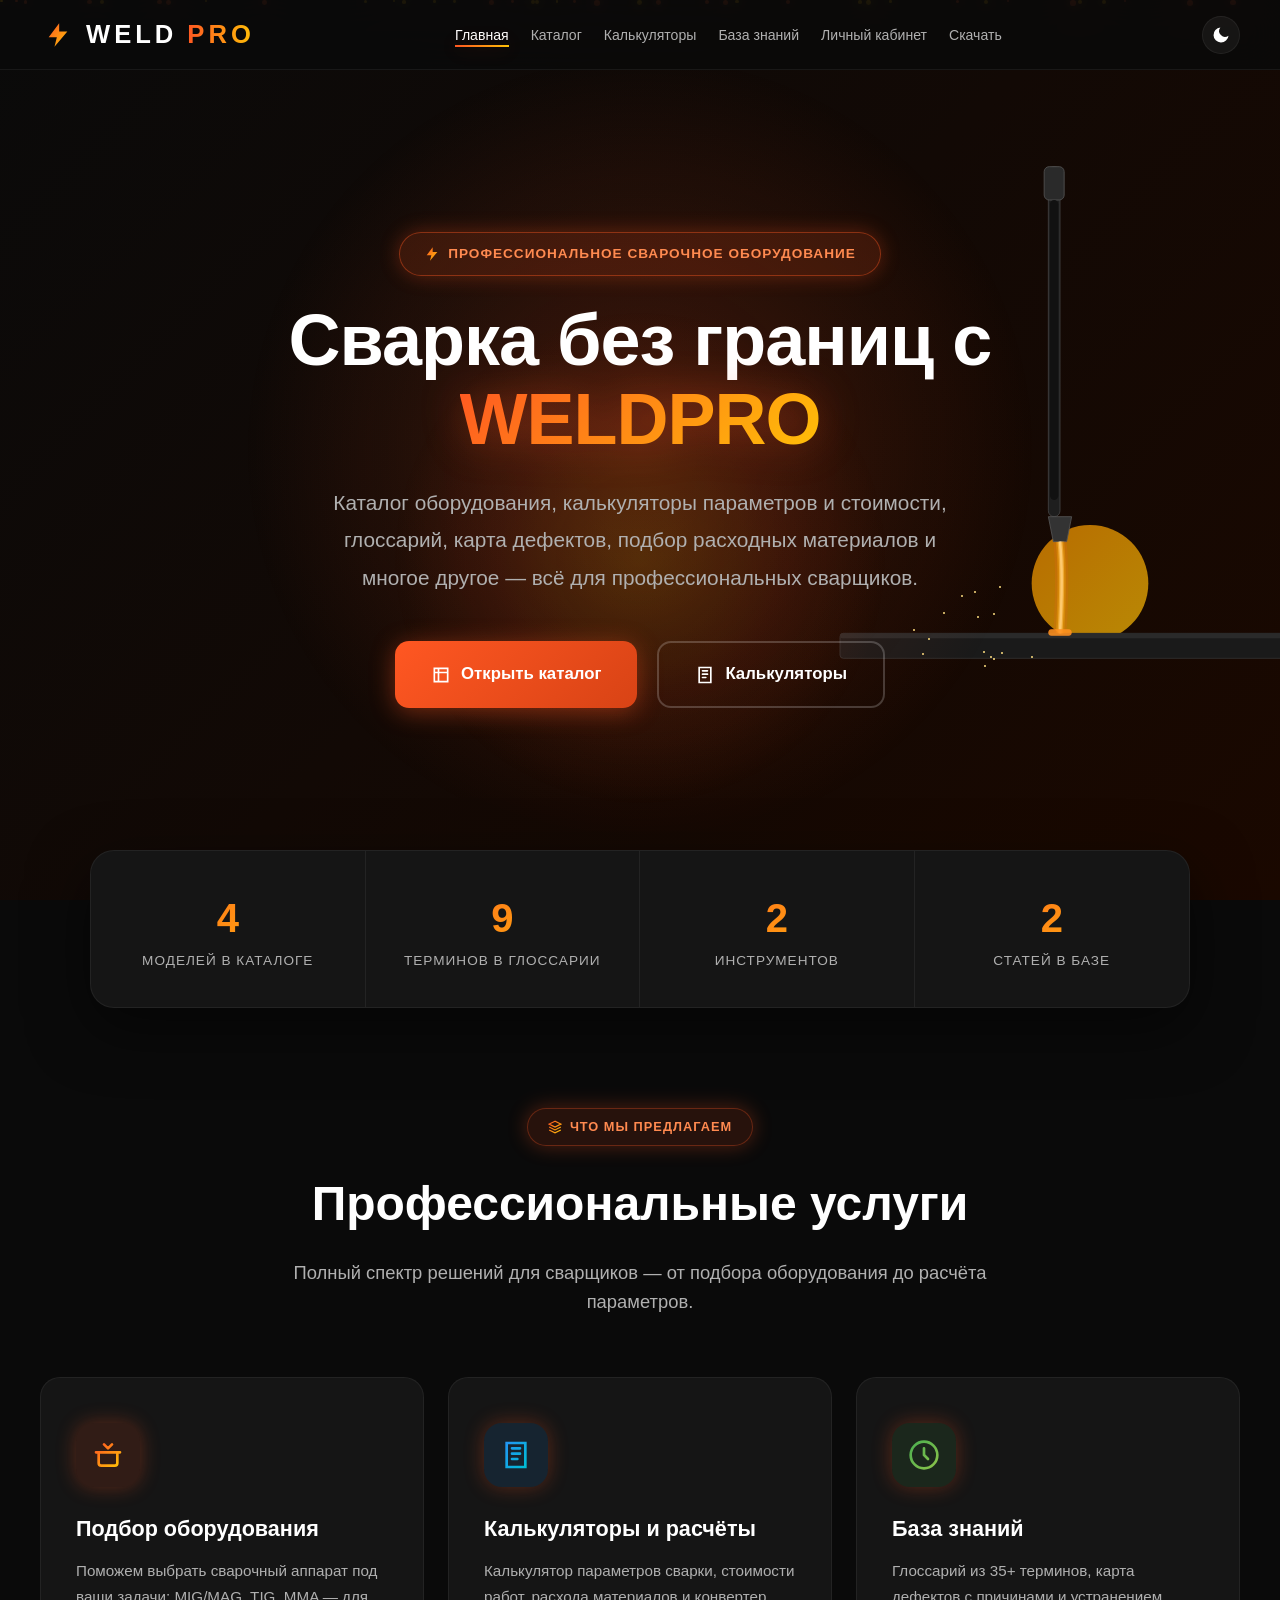
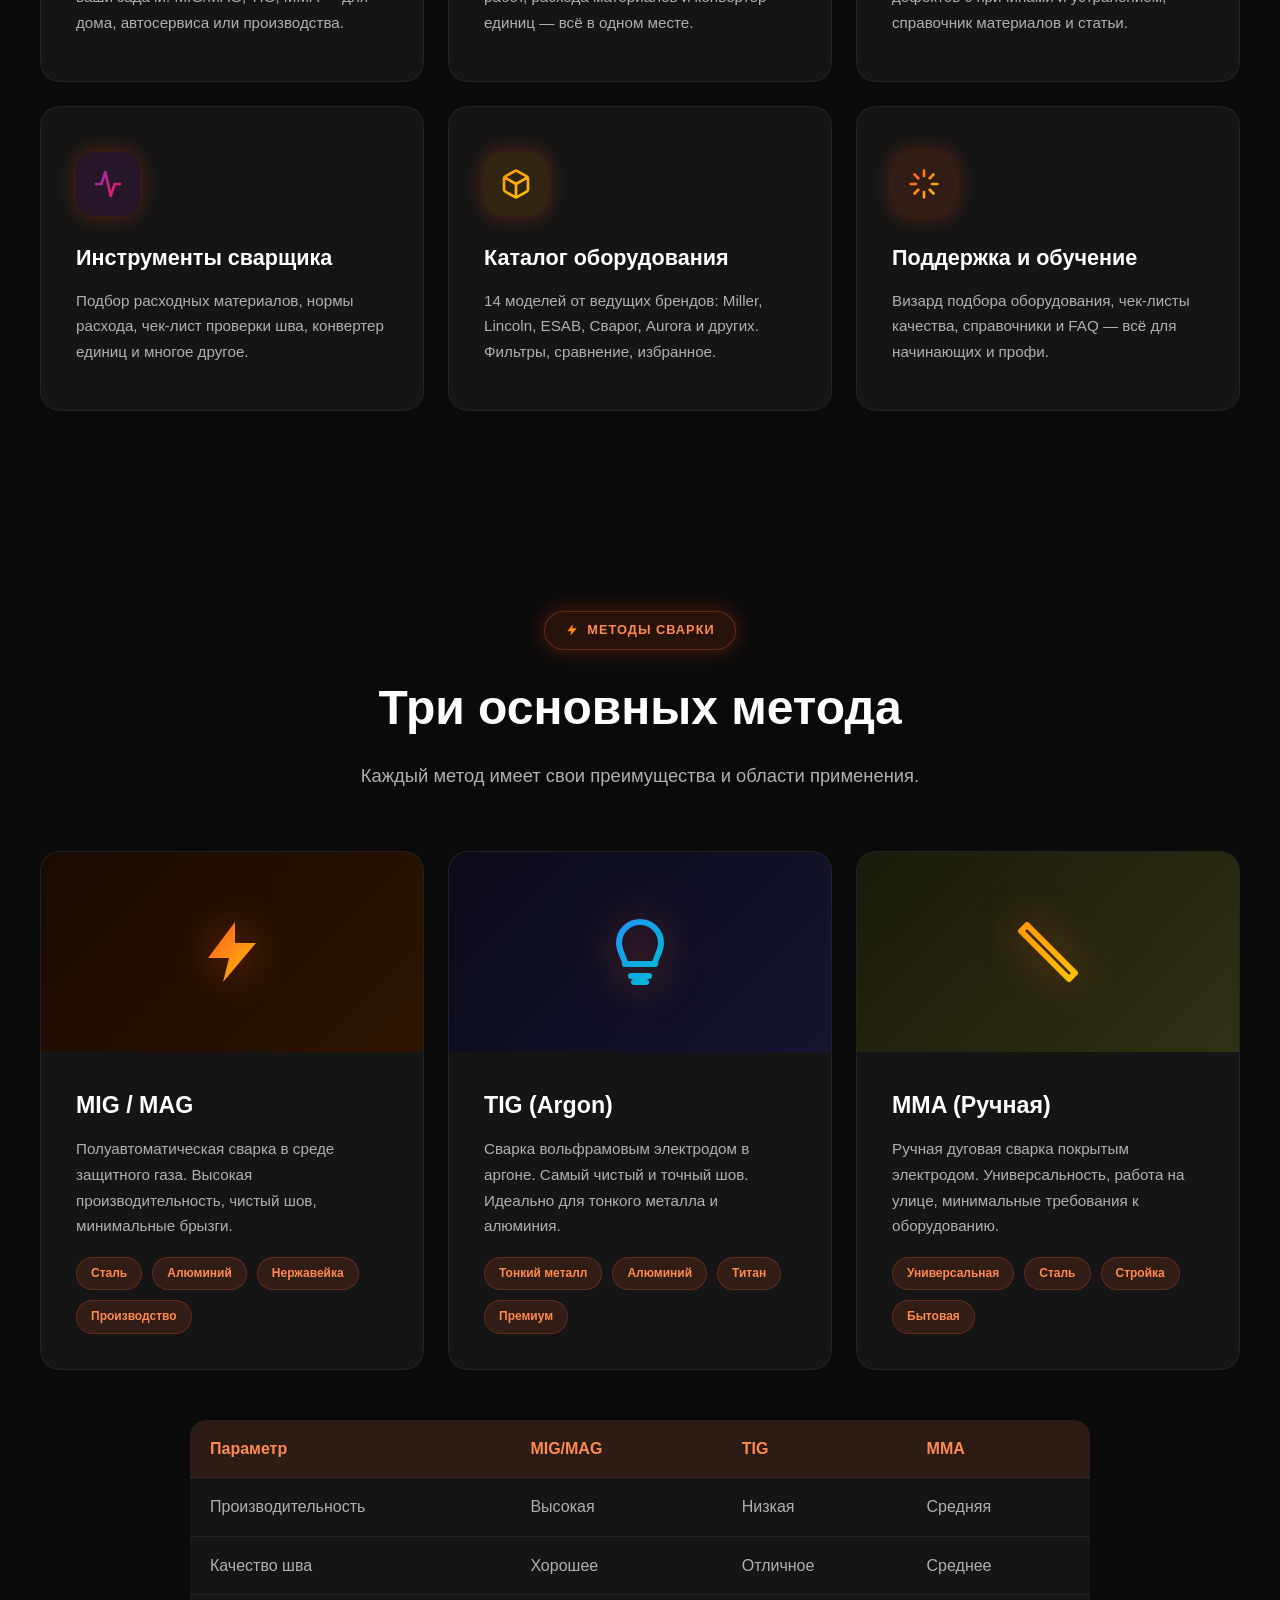
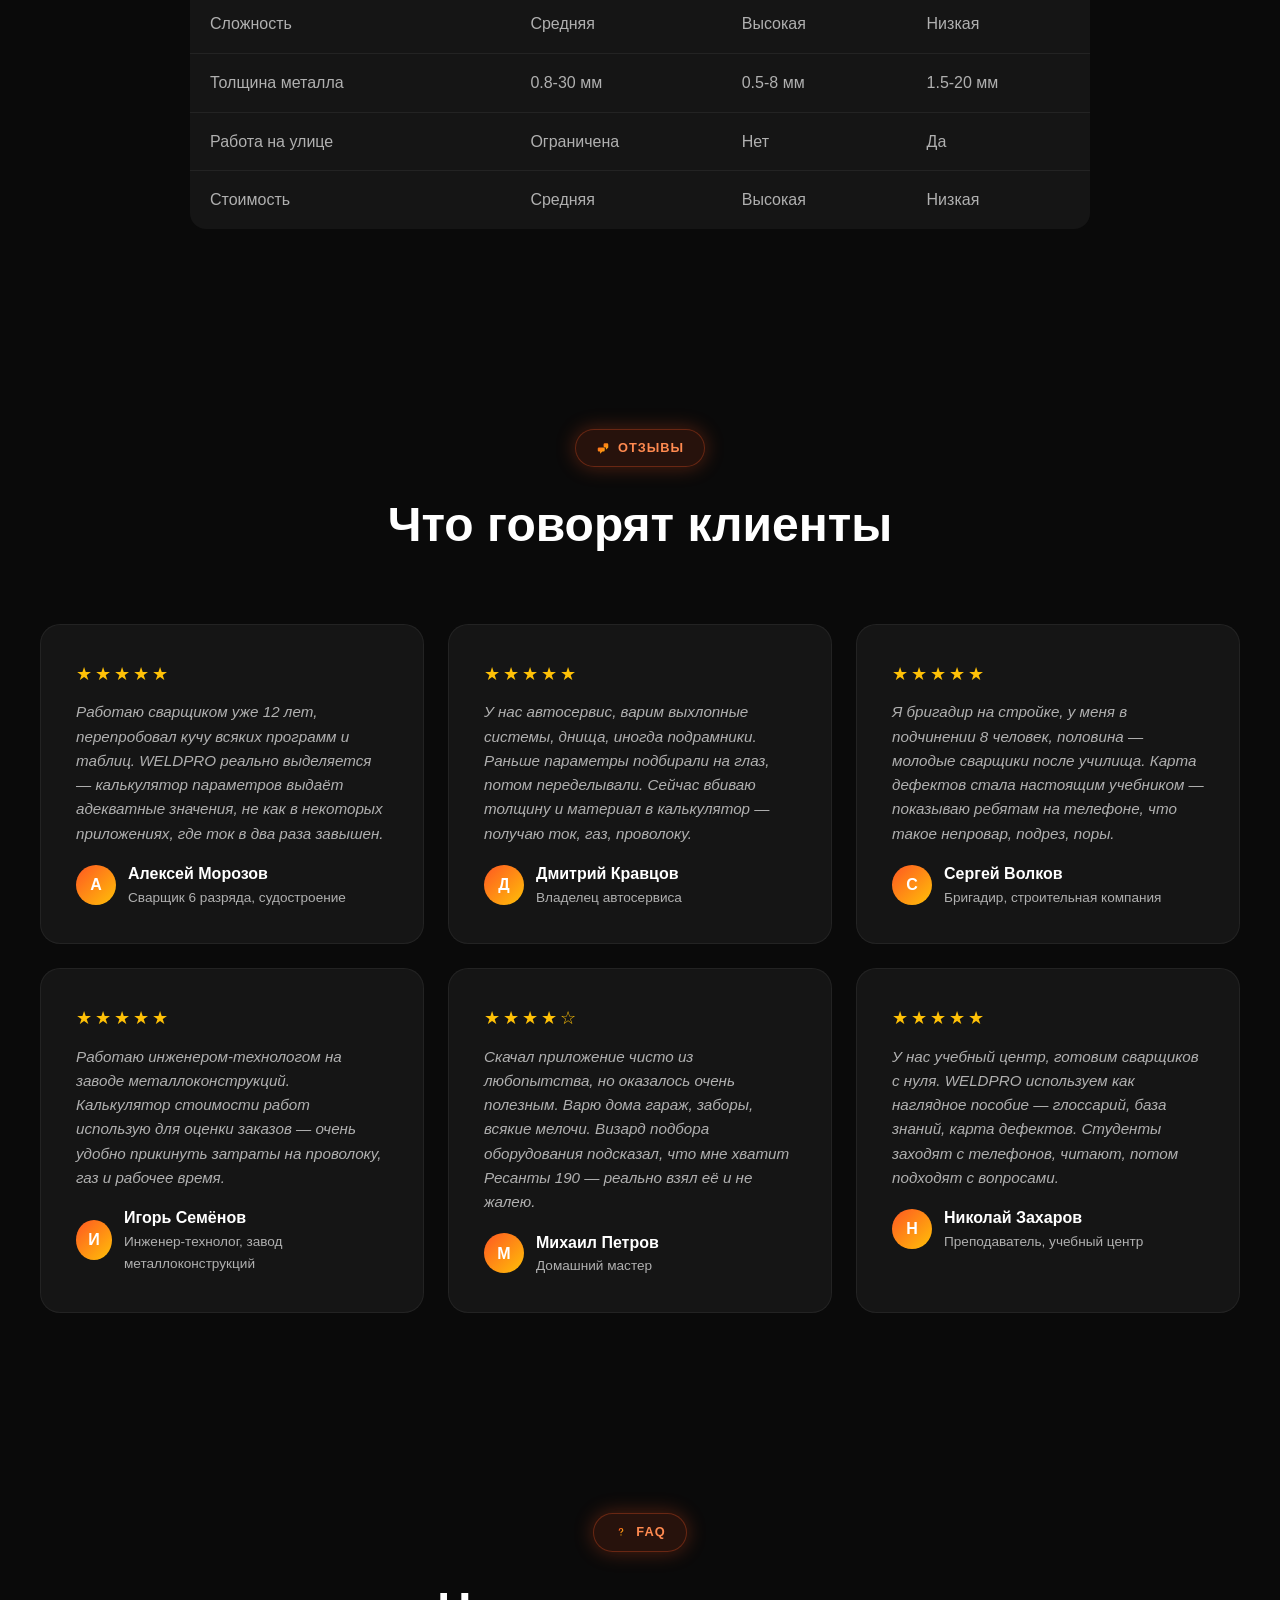
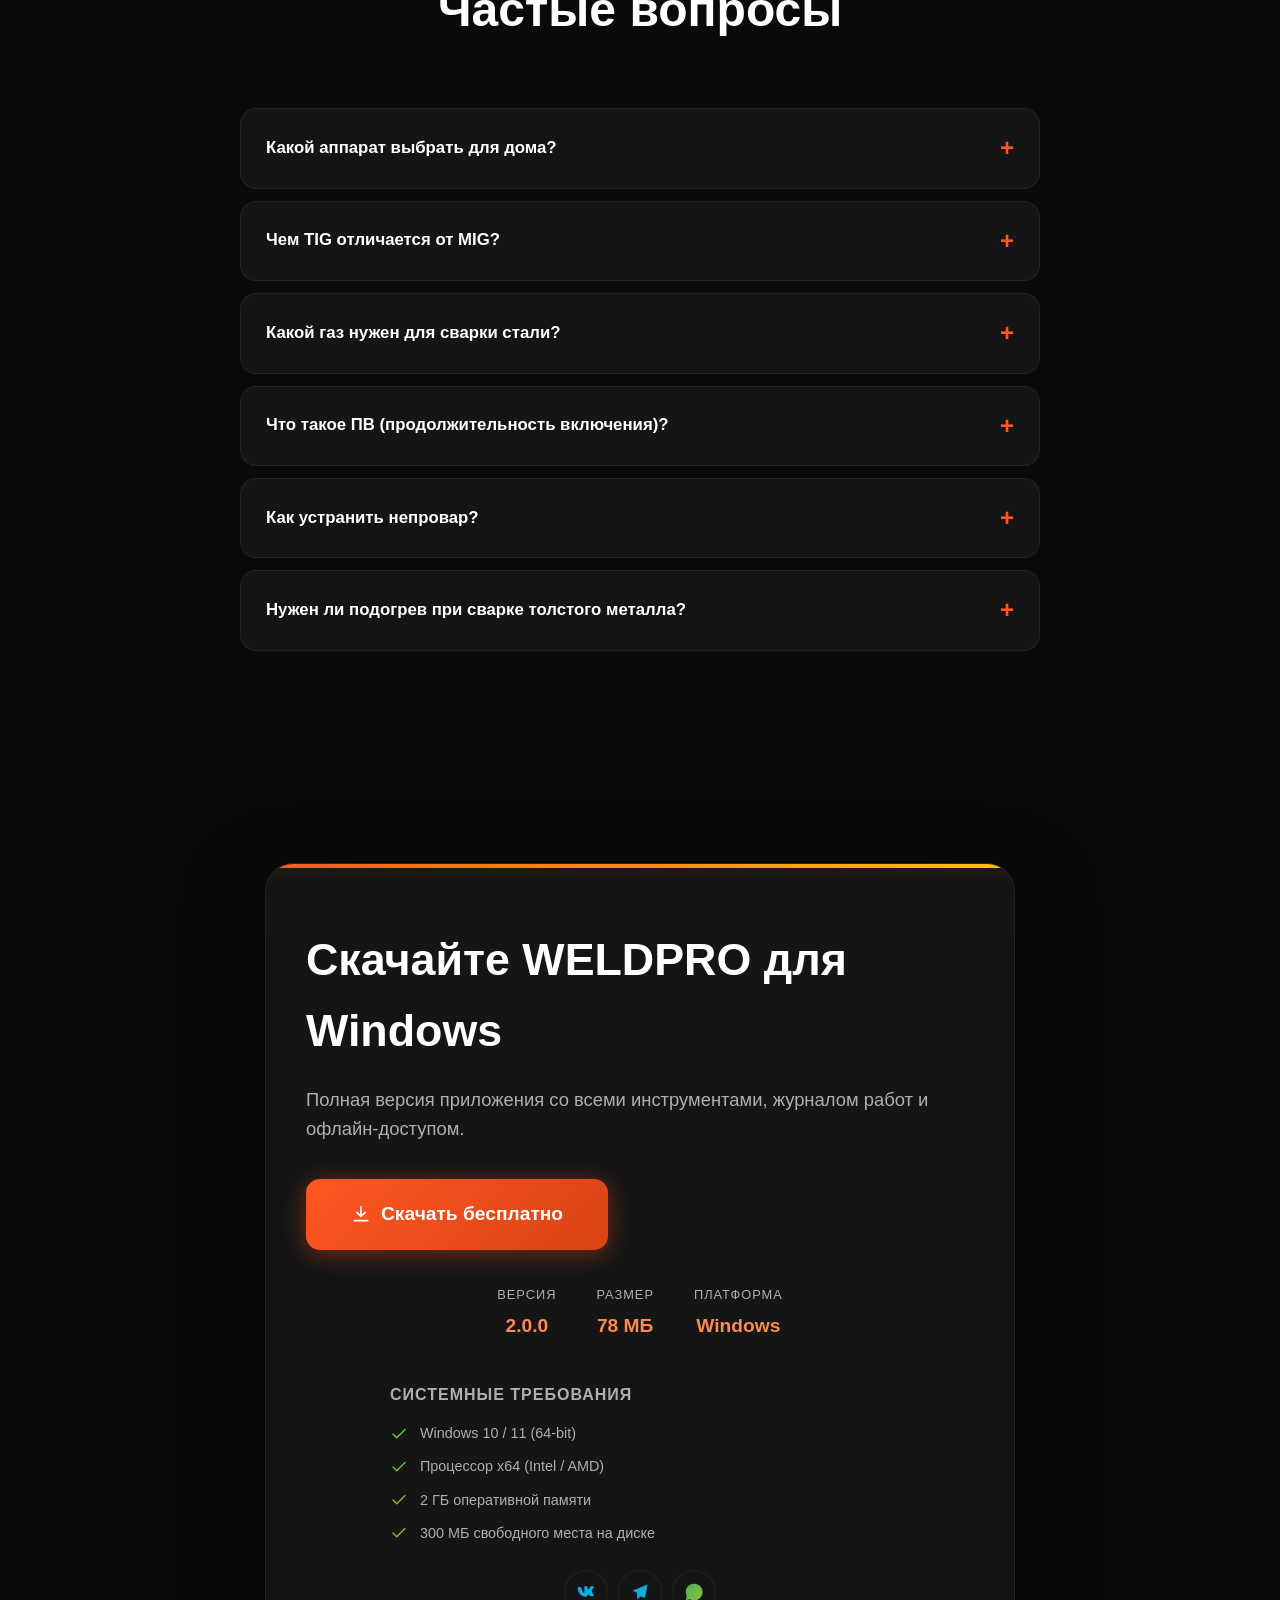
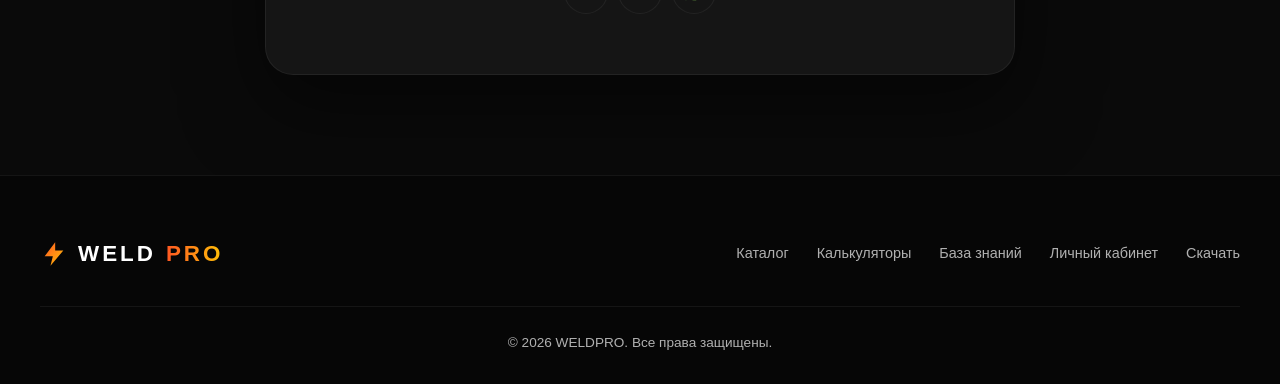
<file: index.html>
<!DOCTYPE html>
<html lang="ru">
<head>
  <meta charset="UTF-8" />
  <meta name="viewport" content="width=device-width, initial-scale=1.0" />
  <title>WELDPRO — Профессиональные сварочные решения и оборудование</title>
  <meta name="description" content="WELDPRO — каталог сварочного оборудования, калькуляторы параметров и стоимости, глоссарий, карта дефектов, база знаний. MIG/MAG, TIG, MMA." />
  <meta name="keywords" content="сварка, сварочное оборудование, MIG, MAG, TIG, MMA, калькулятор сварки, сварочный аппарат, WELDPRO" />
  <meta property="og:title" content="WELDPRO — Профессиональные сварочные решения" />
  <meta property="og:description" content="Каталог оборудования, калькуляторы, глоссарий, карта дефектов — всё для сварщиков." />
  <meta property="og:type" content="website" />
  <link rel="icon" href="data:image/svg+xml,<svg xmlns='http://www.w3.org/2000/svg' viewBox='0 0 100 100'><rect width='100' height='100' rx='20' fill='%23FF5722'/><path d='M55 15 L25 55 L45 55 L40 85 L75 40 L55 40 Z' fill='white'/></svg>" />
  <link rel="manifest" href="manifest.json" />
  <link rel="stylesheet" href="css/styles.css" />
</head>
<body>
  <!-- Loader -->
  <div class="loader" id="loader">
    <div class="loader-logo">WELDPRO</div>
    <div class="loader-bar"><div class="loader-bar-fill"></div></div>
  </div>

  <!-- Background -->
  <div class="bg-anim"></div>
  <div class="sparks" id="sparks"></div>
  <div class="weld-scene" id="weldScene">
    <svg viewBox="0 0 1920 1080" preserveAspectRatio="xMidYMid slice">
      <circle class="weld-glow" cx="1500" cy="700" r="70" fill="url(#g-amber)" opacity="0.7"/>
      <rect x="1200" y="760" width="600" height="30" rx="4" fill="#1a1a1a" stroke="#333" stroke-width="1"/>
      <rect x="1200" y="760" width="600" height="6" rx="3" fill="#2a2a2a"/>
      <g class="weld-torch">
        <rect x="1450" y="200" width="14" height="420" rx="7" fill="#1E1E1E" stroke="#444" stroke-width="1"/>
        <rect x="1445" y="200" width="24" height="40" rx="6" fill="#2a2a2a" stroke="#555" stroke-width="1"/>
        <rect x="1452" y="240" width="10" height="360" rx="5" fill="#111"/>
        <path d="M1450 620 L1478 620 L1472 650 L1456 650 Z" fill="#333" stroke="#555" stroke-width="1"/>
      </g>
      <g class="weld-arc">
        <path d="M1464 650 Q1468 690 1464 760" stroke="#FFFFFF" stroke-width="3" fill="none" opacity="0.95"/>
        <path d="M1464 650 Q1468 690 1464 760" stroke="#FFE082" stroke-width="6" fill="none" opacity="0.6"/>
        <path d="M1464 650 Q1468 690 1464 760" stroke="#FFC107" stroke-width="10" fill="none" opacity="0.3"/>
        <path d="M1464 650 Q1468 690 1464 760" stroke="#FF5722" stroke-width="16" fill="none" opacity="0.15"/>
      </g>
      <rect x="1450" y="755" width="28" height="8" rx="4" fill="#FF6B35" opacity="0.8"/>
      <rect x="1450" y="755" width="28" height="8" rx="4" fill="#FFC107" opacity="0.4"/>
    </svg>
  </div>

  <!-- Navbar -->
  <nav class="navbar" id="navbar">
    <a href="index.html" class="nav-logo">
      <div class="nav-logo-icon"><svg viewBox="0 0 24 24" width="28" height="28"><path d="M13 2 L4 14 L11 14 L9 22 L20 9 L13 9 Z" fill="url(#g-primary)"/></svg></div>
      WELD<span>PRO</span>
    </a>
    <ul class="nav-links" id="navLinks">
      <li><a href="index.html" class="active">Главная</a></li>
      <li><a href="catalog.html">Каталог</a></li>
      <li><a href="calculators.html">Калькуляторы</a></li>
      <li><a href="wiki.html">База знаний</a></li>
      <li><a href="account.html">Личный кабинет</a></li>
      <li><a href="#download">Скачать</a></li>
    </ul>
    <div class="nav-right">
      <button class="theme-btn" id="themeBtn" onclick="toggleTheme()" title="Сменить тему">
        <svg id="iconMoon" viewBox="0 0 24 24" width="20" height="20"><path d="M21 12.8A9 9 0 1 1 11.2 3a7 7 0 0 0 9.8 9.8z" fill="currentColor"/></svg>
      </button>
      <div class="burger" id="burger" onclick="toggleBurger()"><span></span><span></span><span></span></div>
    </div>
  </nav>

  <!-- Hero -->
  <section class="hero" id="hero">
    <div class="hero-content">
      <div class="hero-badge">
        <svg viewBox="0 0 24 24" width="16" height="16"><path d="M13 2 L4 14 L11 14 L9 22 L20 9 L13 9 Z" fill="url(#g-primary)"/></svg>
        Профессиональное сварочное оборудование
      </div>
      <h1>Сварка без границ с <span class="grad">WELDPRO</span></h1>
      <p>Каталог оборудования, калькуляторы параметров и стоимости, глоссарий, карта дефектов, подбор расходных материалов и многое другое — всё для профессиональных сварщиков.</p>
      <div class="hero-btns">
        <a href="catalog.html" class="btn btn-primary">
          <svg viewBox="0 0 24 24" width="20" height="20"><path d="M4 4h16v16H4z M4 9h16 M9 4v16" stroke="white" stroke-width="2" fill="none"/></svg>
          Открыть каталог
        </a>
        <a href="calculators.html" class="btn btn-outline">
          <svg viewBox="0 0 24 24" width="20" height="20"><path d="M5 3h14v18H5z M9 7h6 M9 11h6 M9 15h4" stroke="currentColor" stroke-width="2" fill="none" stroke-linecap="round"/></svg>
          Калькуляторы
        </a>
      </div>
    </div>
  </section>

  <!-- Stats -->
  <div class="stats reveal">
    <div class="stat"><div class="stat-num" data-count="14">0</div><div class="stat-label">Моделей в каталоге</div></div>
    <div class="stat"><div class="stat-num" data-count="35">0</div><div class="stat-label">Терминов в глоссарии</div></div>
    <div class="stat"><div class="stat-num" data-count="8">0</div><div class="stat-label">Инструментов</div></div>
    <div class="stat"><div class="stat-num" data-count="6">0</div><div class="stat-label">Статей в базе</div></div>
  </div>

  <!-- Services -->
  <section class="section" id="services">
    <div class="container">
      <div class="section-header reveal">
        <div class="section-tag"><svg viewBox="0 0 24 24" width="14" height="14"><path d="M12 2L2 7l10 5 10-5-10-5z M2 17l10 5 10-5 M2 12l10 5 10-5" stroke="url(#g-primary)" stroke-width="2" fill="none"/></svg>Что мы предлагаем</div>
        <h2 class="section-title">Профессиональные услуги</h2>
        <p class="section-desc">Полный спектр решений для сварщиков — от подбора оборудования до расчёта параметров.</p>
      </div>
      <div class="grid services-grid">
        <div class="card service-card reveal">
          <div class="icon-box g-primary"><svg viewBox="0 0 24 24"><path d="M3 10h18 M5 10v8a2 2 0 0 0 2 2h10a2 2 0 0 0 2-2v-8 M9 4l3 3 3-3" stroke="url(#g-primary)" stroke-width="2" fill="none" stroke-linecap="round" stroke-linejoin="round"/></svg></div>
          <h3>Подбор оборудования</h3>
          <p>Поможем выбрать сварочный аппарат под ваши задачи: MIG/MAG, TIG, MMA — для дома, автосервиса или производства.</p>
        </div>
        <div class="card service-card reveal">
          <div class="icon-box g-blue"><svg viewBox="0 0 24 24"><path d="M5 3h14v18H5z M9 7h6 M9 11h6 M9 15h4" stroke="url(#g-blue)" stroke-width="2" fill="none" stroke-linecap="round"/></svg></div>
          <h3>Калькуляторы и расчёты</h3>
          <p>Калькулятор параметров сварки, стоимости работ, расхода материалов и конвертер единиц — всё в одном месте.</p>
        </div>
        <div class="card service-card reveal">
          <div class="icon-box g-green"><svg viewBox="0 0 24 24"><path d="M12 2a10 10 0 1 0 0 20 10 10 0 0 0 0-20z M12 7v5l3 3" stroke="url(#g-green)" stroke-width="2" fill="none" stroke-linecap="round"/></svg></div>
          <h3>База знаний</h3>
          <p>Глоссарий из 35+ терминов, карта дефектов с причинами и устранением, справочник материалов и статьи.</p>
        </div>
        <div class="card service-card reveal">
          <div class="icon-box g-purple"><svg viewBox="0 0 24 24"><path d="M3 12h4l3-9 4 18 3-9h4" stroke="url(#g-purple)" stroke-width="2" fill="none" stroke-linecap="round" stroke-linejoin="round"/></svg></div>
          <h3>Инструменты сварщика</h3>
          <p>Подбор расходных материалов, нормы расхода, чек-лист проверки шва, конвертер единиц и многое другое.</p>
        </div>
        <div class="card service-card reveal">
          <div class="icon-box g-amber"><svg viewBox="0 0 24 24"><path d="M21 16V8a2 2 0 0 0-1-1.7l-7-4a2 2 0 0 0-2 0l-7 4A2 2 0 0 0 3 8v8a2 2 0 0 0 1 1.7l7 4a2 2 0 0 0 2 0l7-4A2 2 0 0 0 21 16z M3.3 7l8.7 5 8.7-5 M12 22V12" stroke="url(#g-amber)" stroke-width="2" fill="none" stroke-linecap="round" stroke-linejoin="round"/></svg></div>
          <h3>Каталог оборудования</h3>
          <p>14 моделей от ведущих брендов: Miller, Lincoln, ESAB, Сварог, Aurora и других. Фильтры, сравнение, избранное.</p>
        </div>
        <div class="card service-card reveal">
          <div class="icon-box g-primary"><svg viewBox="0 0 24 24"><path d="M12 2v4 M12 18v4 M4.9 4.9l2.8 2.8 M16.3 16.3l2.8 2.8 M2 12h4 M18 12h4 M4.9 19.1l2.8-2.8 M16.3 7.7l2.8-2.8" stroke="url(#g-primary)" stroke-width="2" fill="none" stroke-linecap="round"/></svg></div>
          <h3>Поддержка и обучение</h3>
          <p>Визард подбора оборудования, чек-листы качества, справочники и FAQ — всё для начинающих и профи.</p>
        </div>
      </div>
    </div>
  </section>

  <!-- Methods -->
  <section class="section" id="methods">
    <div class="container">
      <div class="section-header reveal">
        <div class="section-tag"><svg viewBox="0 0 24 24" width="14" height="14"><path d="M13 2 L4 14 L11 14 L9 22 L20 9 L13 9 Z" fill="url(#g-primary)"/></svg>Методы сварки</div>
        <h2 class="section-title">Три основных метода</h2>
        <p class="section-desc">Каждый метод имеет свои преимущества и области применения.</p>
      </div>
      <div class="grid methods-grid">
        <div class="card method-card reveal">
          <div class="method-visual mig"><svg viewBox="0 0 24 24"><path d="M13 2 L4 14 L11 14 L9 22 L20 9 L13 9 Z" fill="url(#g-primary)"/></svg></div>
          <div class="method-body">
            <h3>MIG / MAG</h3>
            <p>Полуавтоматическая сварка в среде защитного газа. Высокая производительность, чистый шов, минимальные брызги.</p>
            <div class="method-tags"><span class="method-tag">Сталь</span><span class="method-tag">Алюминий</span><span class="method-tag">Нержавейка</span><span class="method-tag">Производство</span></div>
          </div>
        </div>
        <div class="card method-card reveal">
          <div class="method-visual tig"><svg viewBox="0 0 24 24"><path d="M12 2a7 7 0 0 0-7 7c0 3 2 5 2 7h10c0-2 2-4 2-7a7 7 0 0 0-7-7z M9 20h6 M10 22h4" stroke="url(#g-blue)" stroke-width="2" fill="none" stroke-linecap="round" stroke-linejoin="round"/></svg></div>
          <div class="method-body">
            <h3>TIG (Argon)</h3>
            <p>Сварка вольфрамовым электродом в аргоне. Самый чистый и точный шов. Идеально для тонкого металла и алюминия.</p>
            <div class="method-tags"><span class="method-tag">Тонкий металл</span><span class="method-tag">Алюминий</span><span class="method-tag">Титан</span><span class="method-tag">Премиум</span></div>
          </div>
        </div>
        <div class="card method-card reveal">
          <div class="method-visual mma"><svg viewBox="0 0 24 24"><path d="M5 3l16 16-2 2L3 5z M9 7l8 8" stroke="url(#g-amber)" stroke-width="2" fill="none" stroke-linecap="round" stroke-linejoin="round"/></svg></div>
          <div class="method-body">
            <h3>MMA (Ручная)</h3>
            <p>Ручная дуговая сварка покрытым электродом. Универсальность, работа на улице, минимальные требования к оборудованию.</p>
            <div class="method-tags"><span class="method-tag">Универсальная</span><span class="method-tag">Сталь</span><span class="method-tag">Стройка</span><span class="method-tag">Бытовая</span></div>
          </div>
        </div>
      </div>
      <table class="compare-table reveal">
        <thead><tr><th>Параметр</th><th>MIG/MAG</th><th>TIG</th><th>MMA</th></tr></thead>
        <tbody>
          <tr><td>Производительность</td><td>Высокая</td><td>Низкая</td><td>Средняя</td></tr>
          <tr><td>Качество шва</td><td>Хорошее</td><td>Отличное</td><td>Среднее</td></tr>
          <tr><td>Сложность</td><td>Средняя</td><td>Высокая</td><td>Низкая</td></tr>
          <tr><td>Толщина металла</td><td>0.8-30 мм</td><td>0.5-8 мм</td><td>1.5-20 мм</td></tr>
          <tr><td>Работа на улице</td><td>Ограничена</td><td>Нет</td><td>Да</td></tr>
          <tr><td>Стоимость</td><td>Средняя</td><td>Высокая</td><td>Низкая</td></tr>
        </tbody>
      </table>
    </div>
  </section>

  <!-- Reviews -->
  <section class="section" id="reviews">
    <div class="container">
      <div class="section-header reveal">
        <div class="section-tag"><svg viewBox="0 0 24 24" width="14" height="14"><path d="M9 11H5a2 2 0 0 0-2 2v3a2 2 0 0 0 2 2h2v4l4-4h2a2 2 0 0 0 2-2v-3a2 2 0 0 0-2-2z M19 4h-4a2 2 0 0 0-2 2v3a2 2 0 0 0 2 2h2v4l4-4V6a2 2 0 0 0-2-2z" fill="url(#g-primary)"/></svg>Отзывы</div>
        <h2 class="section-title">Что говорят клиенты</h2>
      </div>
      <div class="grid reviews-grid">
        <div class="card review-card reveal"><div class="review-stars">&#9733;&#9733;&#9733;&#9733;&#9733;</div><p>Работаю сварщиком уже 12 лет, перепробовал кучу всяких программ и таблиц. WELDPRO реально выделяется — калькулятор параметров выдаёт адекватные значения, не как в некоторых приложениях, где ток в два раза завышен.</p><div class="review-author"><div class="review-avatar">А</div><div><div class="review-name">Алексей Морозов</div><div class="review-role">Сварщик 6 разряда, судостроение</div></div></div></div>
        <div class="card review-card reveal"><div class="review-stars">&#9733;&#9733;&#9733;&#9733;&#9733;</div><p>У нас автосервис, варим выхлопные системы, днища, иногда подрамники. Раньше параметры подбирали на глаз, потом переделывали. Сейчас вбиваю толщину и материал в калькулятор — получаю ток, газ, проволоку.</p><div class="review-author"><div class="review-avatar">Д</div><div><div class="review-name">Дмитрий Кравцов</div><div class="review-role">Владелец автосервиса</div></div></div></div>
        <div class="card review-card reveal"><div class="review-stars">&#9733;&#9733;&#9733;&#9733;&#9733;</div><p>Я бригадир на стройке, у меня в подчинении 8 человек, половина — молодые сварщики после училища. Карта дефектов стала настоящим учебником — показываю ребятам на телефоне, что такое непровар, подрез, поры.</p><div class="review-author"><div class="review-avatar">С</div><div><div class="review-name">Сергей Волков</div><div class="review-role">Бригадир, строительная компания</div></div></div></div>
        <div class="card review-card reveal"><div class="review-stars">&#9733;&#9733;&#9733;&#9733;&#9733;</div><p>Работаю инженером-технологом на заводе металлоконструкций. Калькулятор стоимости работ использую для оценки заказов — очень удобно прикинуть затраты на проволоку, газ и рабочее время.</p><div class="review-author"><div class="review-avatar">И</div><div><div class="review-name">Игорь Семёнов</div><div class="review-role">Инженер-технолог, завод металлоконструкций</div></div></div></div>
        <div class="card review-card reveal"><div class="review-stars">&#9733;&#9733;&#9733;&#9733;&#9734;</div><p>Скачал приложение чисто из любопытства, но оказалось очень полезным. Варю дома гараж, заборы, всякие мелочи. Визард подбора оборудования подсказал, что мне хватит Ресанты 190 — реально взял её и не жалею.</p><div class="review-author"><div class="review-avatar">М</div><div><div class="review-name">Михаил Петров</div><div class="review-role">Домашний мастер</div></div></div></div>
        <div class="card review-card reveal"><div class="review-stars">&#9733;&#9733;&#9733;&#9733;&#9733;</div><p>У нас учебный центр, готовим сварщиков с нуля. WELDPRO используем как наглядное пособие — глоссарий, база знаний, карта дефектов. Студенты заходят с телефонов, читают, потом подходят с вопросами.</p><div class="review-author"><div class="review-avatar">Н</div><div><div class="review-name">Николай Захаров</div><div class="review-role">Преподаватель, учебный центр</div></div></div></div>
      </div>
    </div>
  </section>

  <!-- FAQ -->
  <section class="section" id="faq">
    <div class="container">
      <div class="section-header reveal">
        <div class="section-tag"><svg viewBox="0 0 24 24" width="14" height="14"><path d="M9 9a3 3 0 0 1 6 0c0 2-3 2.5-3 4 M12 17h.01" stroke="url(#g-primary)" stroke-width="2" fill="none" stroke-linecap="round"/></svg>FAQ</div>
        <h2 class="section-title">Частые вопросы</h2>
      </div>
      <div class="faq-list" id="faqList"></div>
    </div>
  </section>

  <!-- Download -->
  <section class="section" id="download">
    <div class="container">
      <div class="download-box reveal">
        <h2>Скачайте <span class="grad">WELDPRO</span> для Windows</h2>
        <p>Полная версия приложения со всеми инструментами, журналом работ и офлайн-доступом.</p>
        <a href="https://github.com/pipinstall0009/weldpro/releases/download/v2.0.0/WELDPRO%20Setup%202.0.0.exe" class="btn btn-primary" style="font-size:1.2rem;padding:20px 45px;" download>
          <svg viewBox="0 0 24 24" width="24" height="24"><path d="M12 3v12 M7 10l5 5 5-5 M4 20h16" stroke="white" stroke-width="2" fill="none" stroke-linecap="round" stroke-linejoin="round"/></svg>
          Скачать бесплатно
        </a>
        <div class="download-info">
          <div class="download-info-item"><div class="label">Версия</div><div class="value">2.0.0</div></div>
          <div class="download-info-item"><div class="label">Размер</div><div class="value">78 МБ</div></div>
          <div class="download-info-item"><div class="label">Платформа</div><div class="value">Windows</div></div>
        </div>
        <div class="requirements">
          <h4>Системные требования</h4>
          <ul>
            <li><svg viewBox="0 0 24 24"><path d="M20 6L9 17l-5-5" stroke="url(#g-green)" stroke-width="2" fill="none" stroke-linecap="round" stroke-linejoin="round"/></svg>Windows 10 / 11 (64-bit)</li>
            <li><svg viewBox="0 0 24 24"><path d="M20 6L9 17l-5-5" stroke="url(#g-green)" stroke-width="2" fill="none" stroke-linecap="round" stroke-linejoin="round"/></svg>Процессор x64 (Intel / AMD)</li>
            <li><svg viewBox="0 0 24 24"><path d="M20 6L9 17l-5-5" stroke="url(#g-green)" stroke-width="2" fill="none" stroke-linecap="round" stroke-linejoin="round"/></svg>2 ГБ оперативной памяти</li>
            <li><svg viewBox="0 0 24 24"><path d="M20 6L9 17l-5-5" stroke="url(#g-green)" stroke-width="2" fill="none" stroke-linecap="round" stroke-linejoin="round"/></svg>300 МБ свободного места на диске</li>
          </ul>
        </div>
        <div class="share-btns">
          <button class="share-btn" onclick="share('vk')" title="ВКонтакте"><svg viewBox="0 0 24 24"><path d="M13 18c-7 0-11-5-11-11 0-1 1-1 1-1h3l1 3c1 3 2 4 3 4V6c0-1 1-1 1-1h2c1 0 1 1 1 1v3c1 0 2-1 3-3 0-1 1-1 2-1h2c1 0 1 1 0 2-1 2-2 3-2 4s1 2 2 4c1 1 0 2-1 2h-2c-1 0-2-1-3-2-1 1-2 2-3 2z" fill="url(#g-blue)"/></svg></button>
          <button class="share-btn" onclick="share('tg')" title="Telegram"><svg viewBox="0 0 24 24"><path d="M21 3L3 10.5l5 2L9 21l3.5-3.5L18 19z" fill="url(#g-blue)"/></svg></button>
          <button class="share-btn" onclick="share('wa')" title="WhatsApp"><svg viewBox="0 0 24 24"><path d="M12 2a10 10 0 0 0-8.6 15L2 22l5.2-1.4A10 10 0 1 0 12 2z" fill="url(#g-green)"/></svg></button>
        </div>
      </div>
    </div>
  </section>

  <!-- Footer -->
  <footer class="footer">
    <div class="footer-content">
      <a href="index.html" class="footer-logo"><svg viewBox="0 0 24 24" width="28" height="28"><path d="M13 2 L4 14 L11 14 L9 22 L20 9 L13 9 Z" fill="url(#g-primary)"/></svg>WELD<span>PRO</span></a>
      <div class="footer-links">
        <a href="catalog.html">Каталог</a><a href="calculators.html">Калькуляторы</a><a href="wiki.html">База знаний</a><a href="account.html">Личный кабинет</a><a href="#download">Скачать</a>
      </div>
    </div>
    <div class="footer-bottom">&copy; 2026 WELDPRO. Все права защищены.</div>
  </footer>

  <!-- Modal -->
  <div class="modal-overlay" id="modalOverlay" onclick="if(event.target===this)closeModal()">
    <div class="modal"><button class="modal-close" onclick="closeModal()">&#10005;</button><div id="modalBody"></div></div>
  </div>

  <button class="scroll-top" id="scrollTop" onclick="scrollToTop()"><svg viewBox="0 0 24 24"><path d="M12 19V5 M5 12l7-7 7 7" stroke="white" stroke-width="2" fill="none" stroke-linecap="round" stroke-linejoin="round"/></svg></button>

  <script src="js/app.js"></script>
  <script>
    // Register Service Worker for PWA
    if ('serviceWorker' in navigator) {
      if (document.readyState === 'complete') {
        navigator.serviceWorker.register('./service-worker.js')
          .then((reg) => {
            console.log('[SW] Регистрация успешна:', reg.scope);
          })
          .catch((err) => {
            console.error('[SW] Ошибка регистрации:', err);
          });
      } else {
        window.addEventListener('load', () => {
          navigator.serviceWorker.register('./service-worker.js')
            .then((reg) => {
              console.log('[SW] Регистрация успешна:', reg.scope);
            })
            .catch((err) => {
              console.error('[SW] Ошибка регистрации:', err);
            });
        });
      }
    }

    // FAQ data
    const faq = [
      { q: 'Какой аппарат выбрать для дома?', a: 'Для бытовых задач подойдут MMA-инверторы от 12 до 25 тыс. ₽ (Ресанта САИ 190, Кедр ИНВЕРТОР-200) или компактные MIG-полуавтоматы. Главное — ток от 160А и функция антизалипания.' },
      { q: 'Чем TIG отличается от MIG?', a: 'TIG — сварка вольфрамовым электродом в аргоне, даёт самый чистый и точный шов, подходит для тонкого металла и алюминия. MIG/MAG — полуавтомат с подачей проволоки, быстрее и проще, но шов грубее.' },
      { q: 'Какой газ нужен для сварки стали?', a: 'Для углеродистой стали в MIG/MAG используется смесь Ar/CO2 (обычно 80/20). Для TIG — чистый аргон. Для алюминия — только чистый аргон.' },
      { q: 'Что такое ПВ (продолжительность включения)?', a: 'ПВ показывает, как долго аппарат может работать без перегрева. Например, ПВ 60% при 200А означает, что из 10 минут можно варить 6 минут на этом токе.' },
      { q: 'Как устранить непровар?', a: 'Непровар возникает при недостаточном токе или высокой скорости сварки. Увеличьте ток, снизьте скорость и убедитесь, что кромки очищены. Для толстого металла используйте разделку кромок.' },
      { q: 'Нужен ли подогрев при сварке толстого металла?', a: 'Да, при сварке металла толще 20 мм рекомендуется подогрев до 100-200°C для предотвращения трещин. Это особенно важно для низколегированных сталей.' }
    ];
    function renderFaq() {
      document.getElementById('faqList').innerHTML = faq.map((f, i) => '<div class="faq-item"><div class="faq-question" onclick="toggleFaq(' + i + ')">' + f.q + '<span class="faq-toggle">+</span></div><div class="faq-answer"><p>' + f.a + '</p></div></div>').join('');
    }
    function toggleFaq(i) { document.querySelectorAll('.faq-item')[i].classList.toggle('open'); }
    renderFaq();
  </script>
</body>
</html>
</file>
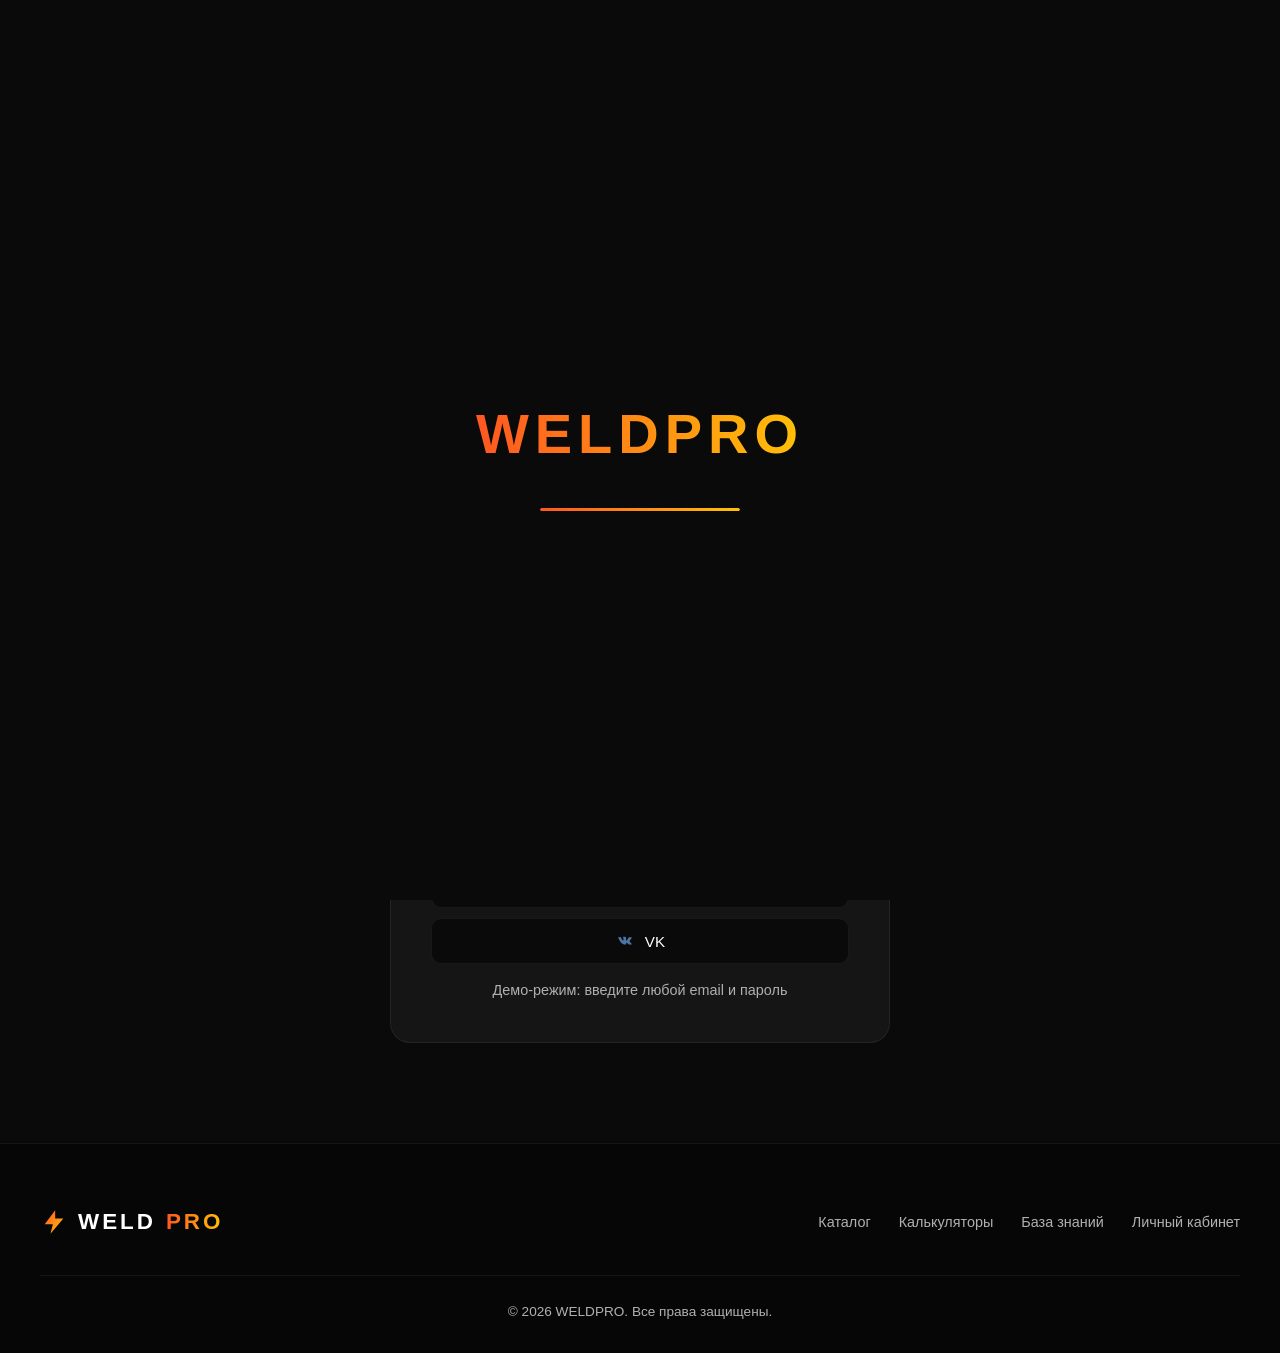
<file: account.html>
<!DOCTYPE html>
<html lang="ru">
<head>
  <meta charset="UTF-8" />
  <meta name="viewport" content="width=device-width, initial-scale=1.0" />
  <title>Личный кабинет — WELDPRO | Синхронизация с приложением</title>
  <meta name="description" content="Личный кабинет сварщика WELDPRO. Синхронизация данных с Windows-приложением: журнал работ, сметы, избранное, история расчётов." />
  <meta name="keywords" content="личный кабинет сварщика, синхронизация weldpro, журнал сварочных работ, сметы сварки" />
  <link rel="manifest" href="manifest.json" />
  <link rel="stylesheet" href="css/styles.css" />
</head>
<body>
  <div class="loader" id="loader"><div class="loader-logo">WELDPRO</div><div class="loader-bar"><div class="loader-bar-fill"></div></div></div>
  <div class="bg-anim"></div>
  <div class="sparks" id="sparks"></div>

  <nav class="navbar" id="navbar">
    <a href="index.html" class="nav-logo">
      <div class="nav-logo-icon"><svg viewBox="0 0 24 24" width="28" height="28"><path d="M13 2 L4 14 L11 14 L9 22 L20 9 L13 9 Z" fill="url(#g-primary)"/></svg></div>
      WELD<span>PRO</span>
    </a>
    <ul class="nav-links" id="navLinks">
      <li><a href="index.html">Главная</a></li>
      <li><a href="catalog.html">Каталог</a></li>
      <li><a href="calculators.html">Калькуляторы</a></li>
      <li><a href="wiki.html">База знаний</a></li>
      <li><a href="account.html" class="active">Личный кабинет</a></li>
    </ul>
    <div class="nav-right">
      <button class="theme-btn" onclick="toggleTheme()"><svg viewBox="0 0 24 24" width="20" height="20"><path d="M21 12.8A9 9 0 1 1 11.2 3a7 7 0 0 0 9.8 9.8z" fill="currentColor"/></svg></button>
      <div class="burger" id="burger" onclick="toggleBurger()"><span></span><span></span><span></span></div>
    </div>
  </nav>

  <section class="section" style="padding-top:120px;">
    <div class="container">
      <div class="section-header reveal">
        <div class="section-tag"><svg viewBox="0 0 24 24" width="14" height="14"><path d="M20 21v-2a4 4 0 0 0-4-4H8a4 4 0 0 0-4 4v2 M12 11a4 4 0 1 0 0-8 4 4 0 0 0 0 8z" stroke="url(#g-primary)" stroke-width="2" fill="none" stroke-linecap="round" stroke-linejoin="round"/></svg>Аккаунт</div>
        <h1 class="section-title">Личный кабинет</h1>
        <p class="section-desc">Входите или регистрируйтесь для синхронизации данных с Windows-приложением WELDPRO.</p>
      </div>

      <!-- Auth Forms -->
      <div class="auth-guest" style="max-width:500px;margin:0 auto;">
        <div class="auth-tabs reveal">
          <button class="auth-tab active" data-tab="login" onclick="switchAuthTab('login')">Вход</button>
          <button class="auth-tab" data-tab="register" onclick="switchAuthTab('register')">Регистрация</button>
        </div>
        <div class="tool-card reveal">
          <form class="auth-form active" id="loginForm" onsubmit="login(event)">
            <div class="form-group"><label>Email</label><input type="email" id="loginEmail" required placeholder="your@email.com" /></div>
            <div class="form-group"><label>Пароль</label><input type="password" id="loginPassword" required placeholder="••••••••" /></div>
            <button type="submit" class="btn btn-primary" style="width:100%;">Войти</button>
            <div style="text-align:center;margin:15px 0;color:var(--text-muted);font-size:0.85rem;">или войти через</div>
            <div class="oauth-btns">
              <button type="button" class="oauth-btn google" onclick="oauthLogin('google')">
                <svg viewBox="0 0 24 24" width="20" height="20"><path d="M22.56 12.25c0-.78-.07-1.53-.2-2.25H12v4.26h5.92a5.06 5.06 0 0 1-2.2 3.32v2.77h3.57c2.08-1.92 3.28-4.74 3.28-8.1z" fill="#4285F4"/><path d="M12 23c2.97 0 5.46-.98 7.28-2.66l-3.57-2.77c-.98.66-2.23 1.06-3.71 1.06-2.86 0-5.29-1.93-6.16-4.53H2.18v2.84C3.99 20.53 7.7 23 12 23z" fill="#34A853"/><path d="M5.84 14.09c-.22-.66-.35-1.36-.35-2.09s.13-1.43.35-2.09V7.07H2.18C1.43 8.55 1 10.22 1 12s.43 3.45 1.18 4.93l2.85-2.22.81-.62z" fill="#FBBC05"/><path d="M12 5.38c1.62 0 3.06.56 4.21 1.64l3.15-3.15C17.45 2.09 14.97 1 12 1 7.7 1 3.99 3.47 2.18 7.07l3.66 2.84c.87-2.6 3.3-4.53 6.16-4.53z" fill="#EA4335"/></svg>
                Google
              </button>
              <button type="button" class="oauth-btn yandex" onclick="oauthLogin('yandex')">
                <svg viewBox="0 0 24 24" width="20" height="20"><circle cx="12" cy="12" r="10" fill="#FF3333"/><path d="M14.5 17.5L10 7h2.5l2.5 6 2.5-6H20l-4.5 10.5h-2.5l2.5-6L14.5 17.5z" fill="white"/></svg>
                Яндекс
              </button>
              <button type="button" class="oauth-btn vk" onclick="oauthLogin('vk')">
                <svg viewBox="0 0 24 24" width="20" height="20"><path d="M12.785 16.241s.288-.032.436-.194c.136-.148.132-.427.132-.427s-.02-1.304.587-1.496c.598-.189 1.368 1.26 2.184 1.818.616.42 1.084.328 1.084.328l2.178-.03s1.14-.07.599-.964c-.044-.073-.314-.661-1.618-1.869-1.366-1.265-1.183-1.06.462-3.248.999-1.33 1.398-2.142 1.273-2.49-.12-.331-.857-.244-.857-.244l-2.454.015s-.182-.025-.317.056c-.132.079-.217.263-.217.263s-.39 1.038-.91 1.92c-1.098 1.863-1.537 1.963-1.716 1.846-.416-.272-.312-1.095-.312-1.68 0-1.822.276-2.582-.537-2.779-.27-.065-.468-.108-1.156-.115-.882-.009-1.628.003-2.05.21-.281.138-.498.445-.366.462.163.022.532.1.728.365.253.343.244 1.113.244 1.113s.145 2.142-.34 2.408c-.332.183-.788-.19-1.766-1.894-.502-.873-.881-1.836-.881-1.836s-.073-.18-.204-.277c-.158-.117-.38-.154-.38-.154l-2.335.015s-.35.01-.479.162c-.114.135-.009.414-.009.414s1.838 4.3 3.92 6.467c1.909 1.987 4.074 1.857 4.074 1.857h.982z" fill="#4C75A3"/></svg>
                VK
              </button>
            </div>
            <p style="text-align:center;color:var(--text-muted);margin-top:15px;font-size:0.9rem;">Демо-режим: введите любой email и пароль</p>
          </form>
          <form class="auth-form" id="registerForm" onsubmit="register(event)">
            <div class="form-group"><label>Имя</label><input type="text" id="regName" required placeholder="Иван Иванов" /></div>
            <div class="form-group"><label>Email</label><input type="email" id="regEmail" required placeholder="your@email.com" /></div>
            <div class="form-group"><label>Пароль</label><input type="password" id="regPassword" required placeholder="••••••••" /></div>
            <div class="form-group"><label>Подтвердите пароль</label><input type="password" id="regPassword2" required placeholder="••••••••" /></div>
            <button type="submit" class="btn btn-primary" style="width:100%;">Зарегистрироваться</button>
            <div style="text-align:center;margin:15px 0;color:var(--text-muted);font-size:0.85rem;">или через</div>
            <div class="oauth-btns">
              <button type="button" class="oauth-btn google" onclick="oauthRegister('google')">
                <svg viewBox="0 0 24 24" width="20" height="20"><path d="M22.56 12.25c0-.78-.07-1.53-.2-2.25H12v4.26h5.92a5.06 5.06 0 0 1-2.2 3.32v2.77h3.57c2.08-1.92 3.28-4.74 3.28-8.1z" fill="#4285F4"/><path d="M12 23c2.97 0 5.46-.98 7.28-2.66l-3.57-2.77c-.98.66-2.23 1.06-3.71 1.06-2.86 0-5.29-1.93-6.16-4.53H2.18v2.84C3.99 20.53 7.7 23 12 23z" fill="#34A853"/><path d="M5.84 14.09c-.22-.66-.35-1.36-.35-2.09s.13-1.43.35-2.09V7.07H2.18C1.43 8.55 1 10.22 1 12s.43 3.45 1.18 4.93l2.85-2.22.81-.62z" fill="#FBBC05"/><path d="M12 5.38c1.62 0 3.06.56 4.21 1.64l3.15-3.15C17.45 2.09 14.97 1 12 1 7.7 1 3.99 3.47 2.18 7.07l3.66 2.84c.87-2.6 3.3-4.53 6.16-4.53z" fill="#EA4335"/></svg>
                Google
              </button>
              <button type="button" class="oauth-btn yandex" onclick="oauthRegister('yandex')">
                <svg viewBox="0 0 24 24" width="20" height="20"><circle cx="12" cy="12" r="10" fill="#FF3333"/><path d="M14.5 17.5L10 7h2.5l2.5 6 2.5-6H20l-4.5 10.5h-2.5l2.5-6L14.5 17.5z" fill="white"/></svg>
                Яндекс
              </button>
              <button type="button" class="oauth-btn vk" onclick="oauthRegister('vk')">
                <svg viewBox="0 0 24 24" width="20" height="20"><path d="M12.785 16.241s.288-.032.436-.194c.136-.148.132-.427.132-.427s-.02-1.304.587-1.496c.598-.189 1.368 1.26 2.184 1.818.616.42 1.084.328 1.084.328l2.178-.03s1.14-.07.599-.964c-.044-.073-.314-.661-1.618-1.869-1.366-1.265-1.183-1.06.462-3.248.999-1.33 1.398-2.142 1.273-2.49-.12-.331-.857-.244-.857-.244l-2.454.015s-.182-.025-.317.056c-.132.079-.217.263-.217.263s-.39 1.038-.91 1.92c-1.098 1.863-1.537 1.963-1.716 1.846-.416-.272-.312-1.095-.312-1.68 0-1.822.276-2.582-.537-2.779-.27-.065-.468-.108-1.156-.115-.882-.009-1.628.003-2.05.21-.281.138-.498.445-.366.462.163.022.532.1.728.365.253.343.244 1.113.244 1.113s.145 2.142-.34 2.408c-.332.183-.788-.19-1.766-1.894-.502-.873-.881-1.836-.881-1.836s-.073-.18-.204-.277c-.158-.117-.38-.154-.38-.154l-2.335.015s-.35.01-.479.162c-.114.135-.009.414-.009.414s1.838 4.3 3.92 6.467c1.909 1.987 4.074 1.857 4.074 1.857h.982z" fill="#4C75A3"/></svg>
                VK
              </button>
            </div>
          </form>
        </div>
      </div>

      <!-- Dashboard -->
      <div class="auth-user" style="display:none;">
        <div class="account-dashboard reveal">
          <div class="account-sidebar">
            <div class="account-avatar"><span class="account-name-display">U</span></div>
            <div class="account-name account-name-display">Пользователь</div>
            <div class="account-role">Сварщик</div>
            <ul class="account-menu">
              <li><a href="#" class="active" onclick="showAccountTab('overview');return false;">Обзор</a></li>
              <li><a href="#" onclick="showAccountTab('history');return false;">История расчётов</a></li>
              <li><a href="#" onclick="showAccountTab('favorites');return false;">Избранное</a></li>
              <li><a href="#" onclick="showAccountTab('sync');return false;">Синхронизация</a></li>
              <li><a href="#" onclick="logout();return false;">Выйти</a></li>
            </ul>
          </div>
          <div class="account-content" id="accountContent">
            <div id="tab-overview">
              <h3>Обзор</h3>
              <div style="display:grid;grid-template-columns:repeat(auto-fit,minmax(200px,1fr));gap:15px;margin-bottom:25px;">
                <div class="card" style="padding:20px;text-align:center;"><div style="font-size:2rem;font-weight:900;color:var(--primary-light);" id="dash-calcs">0</div><div style="color:var(--text-muted);font-size:0.85rem;">Расчётов</div></div>
                <div class="card" style="padding:20px;text-align:center;"><div style="font-size:2rem;font-weight:900;color:var(--primary-light);" id="dash-favs">0</div><div style="color:var(--text-muted);font-size:0.85rem;">В избранном</div></div>
                <div class="card" style="padding:20px;text-align:center;"><div style="font-size:2rem;font-weight:900;color:var(--primary-light);" id="dash-since">2026</div><div style="color:var(--text-muted);font-size:0.85rem;">С нами с</div></div>
              </div>
              <p style="color:var(--text-muted);">Добро пожаловать в личный кабинет! Здесь вы можете управлять своими данными, синхронизировать их с приложением WELDPRO для Windows и просматривать историю.</p>
            </div>
            <div id="tab-history" style="display:none;">
              <h3>История расчётов</h3>
              <div id="accountHistory"></div>
            </div>
            <div id="tab-favorites" style="display:none;">
              <h3>Избранное</h3>
              <div id="accountFavorites"></div>
            </div>
            <div id="tab-sync" style="display:none;">
              <h3>Синхронизация с приложением</h3>
              <div style="margin-bottom:20px;"><span class="sync-status" id="syncStatus"><span style="width:8px;height:8px;border-radius:50%;background:#4CAF50;display:inline-block;"></span> Синхронизировано</span></div>
              <p style="color:var(--text-muted);margin-bottom:20px;">Ваши данные автоматически синхронизируются между сайтом и Windows-приложением WELDPRO. Журнал работ, сметы, история расчётов и избранное всегда под рукой.</p>
              <div class="data-row"><span class="data-label">Журнал сварочных работ</span><span class="data-val" id="sync-jobs">12 записей</span></div>
              <div class="data-row"><span class="data-label">Созданные сметы</span><span class="data-val" id="sync-estimates">5 смет</span></div>
              <div class="data-row"><span class="data-label">История расчётов</span><span class="data-val" id="sync-calcs">8 расчётов</span></div>
              <div class="data-row"><span class="data-label">Избранное</span><span class="data-val" id="sync-favs">3 аппарата</span></div>
              <button class="btn btn-outline" style="margin-top:20px;" onclick="alert('Синхронизация запущена...')">Синхронизировать вручную</button>
            </div>
          </div>
        </div>
      </div>
    </div>
  </section>

  <footer class="footer">
    <div class="footer-content">
      <a href="index.html" class="footer-logo"><svg viewBox="0 0 24 24" width="28" height="28"><path d="M13 2 L4 14 L11 14 L9 22 L20 9 L13 9 Z" fill="url(#g-primary)"/></svg>WELD<span>PRO</span></a>
      <div class="footer-links">
        <a href="catalog.html">Каталог</a><a href="calculators.html">Калькуляторы</a><a href="wiki.html">База знаний</a><a href="account.html">Личный кабинет</a>
      </div>
    </div>
    <div class="footer-bottom">&copy; 2026 WELDPRO. Все права защищены.</div>
  </footer>

  <button class="scroll-top" id="scrollTop" onclick="scrollToTop()"><svg viewBox="0 0 24 24"><path d="M12 19V5 M5 12l7-7 7 7" stroke="white" stroke-width="2" fill="none" stroke-linecap="round" stroke-linejoin="round"/></svg></button>

  <script src="js/app.js"></script>
  <script>
    function showAccountTab(tab) {
      document.querySelectorAll('.account-menu a').forEach(a => a.classList.remove('active'));
      event.target.classList.add('active');
      document.querySelectorAll('[id^="tab-"]').forEach(el => el.style.display = 'none');
      document.getElementById('tab-' + tab).style.display = 'block';
      if (tab === 'history') renderAccountHistory();
      if (tab === 'favorites') renderAccountFavorites();
    }
    function renderAccountHistory() {
      const h = JSON.parse(localStorage.getItem('weldpro_calc_history') || '[]');
      const el = document.getElementById('accountHistory');
      if (h.length === 0) { el.innerHTML = '<p style="color:var(--text-muted);">История пуста. Перейдите в <a href="calculators.html" style="color:var(--primary-light);">калькуляторы</a>, чтобы сделать первый расчёт.</p>'; return; }
      el.innerHTML = h.map(x => '<div class="calc-history-item"><span>' + x.info + '</span><span>' + x.date + '</span></div>').join('');
      document.getElementById('dash-calcs').textContent = h.length;
    }
    function renderAccountFavorites() {
      const favs = JSON.parse(localStorage.getItem('weldpro_fav') || '[]');
      const el = document.getElementById('accountFavorites');
      if (favs.length === 0) { el.innerHTML = '<p style="color:var(--text-muted);">Нет избранного. Перейдите в <a href="catalog.html" style="color:var(--primary-light);">каталог</a>, чтобы добавить аппараты.</p>'; return; }
      document.getElementById('dash-favs').textContent = favs.length;
      // Catalog data would need to be loaded here; showing IDs for demo
      el.innerHTML = favs.map(id => '<div class="calc-history-item"><span>Аппарат ID: ' + id + '</span><a href="catalog.html" style="color:var(--primary-light);">Перейти</a></div>').join('');
    }
    // Init dashboard data
    setTimeout(() => {
      const h = JSON.parse(localStorage.getItem('weldpro_calc_history') || '[]');
      document.getElementById('dash-calcs').textContent = h.length;
      const f = JSON.parse(localStorage.getItem('weldpro_fav') || '[]');
      document.getElementById('dash-favs').textContent = f.length;
    }, 100);
    
    // === OAuth Login ===
    function oauthLogin(provider) {
      const providerNames = { google: 'Google', yandex: 'Яндекс', vk: 'VK' };
      alert('OAuth вход через ' + providerNames[provider] + '\n\nВ реальном приложении здесь был бы редирект на страницу авторизации ' + providerNames[provider] + '.\n\nДля демо-режима: используйте форму входа с любым email и паролем.');
    }
    
    function oauthRegister(provider) {
      const providerNames = { google: 'Google', yandex: 'Яндекс', vk: 'VK' };
      alert('OAuth регистрация через ' + providerNames[provider] + '\n\nВ реальном приложении здесь был бы редирект на страницу авторизации ' + providerNames[provider] + '.\n\nДля демо-режима: используйте форму регистрации.');
    }
  </script>
</body>
</html>
</file>
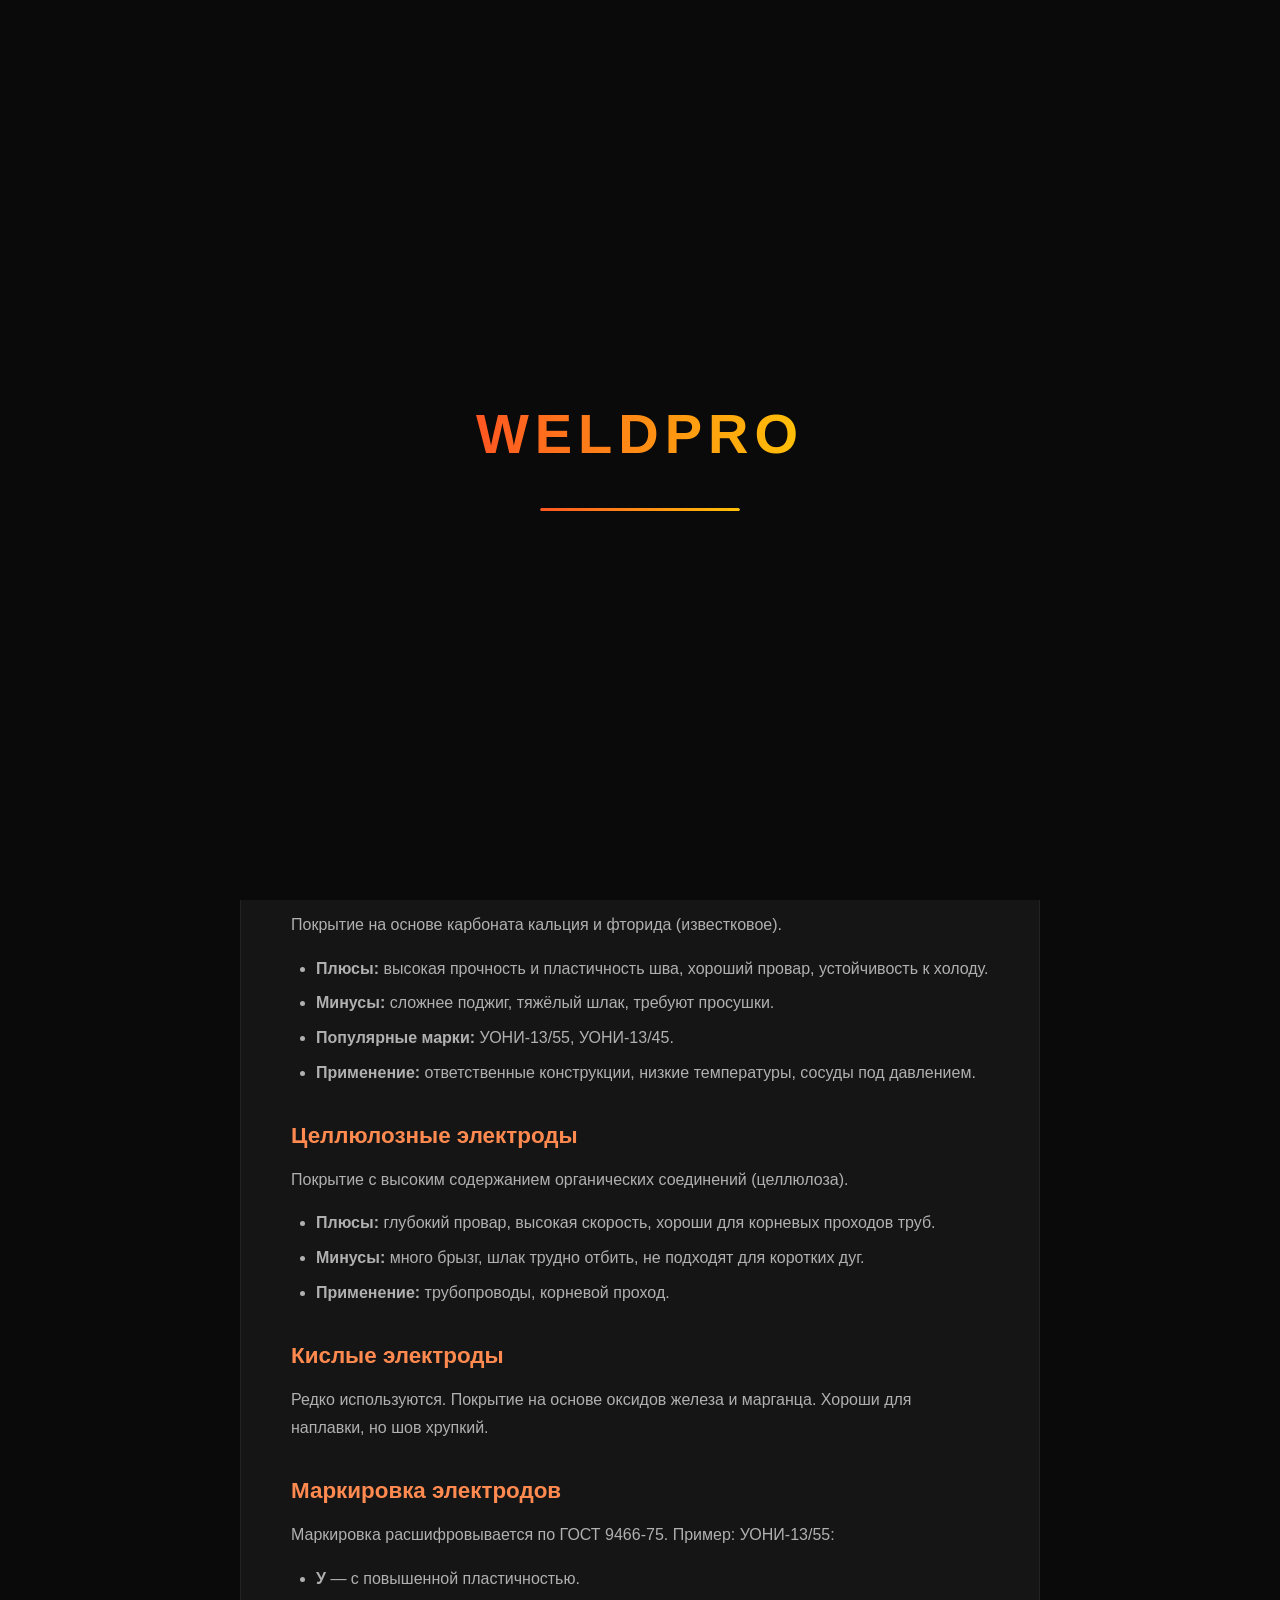
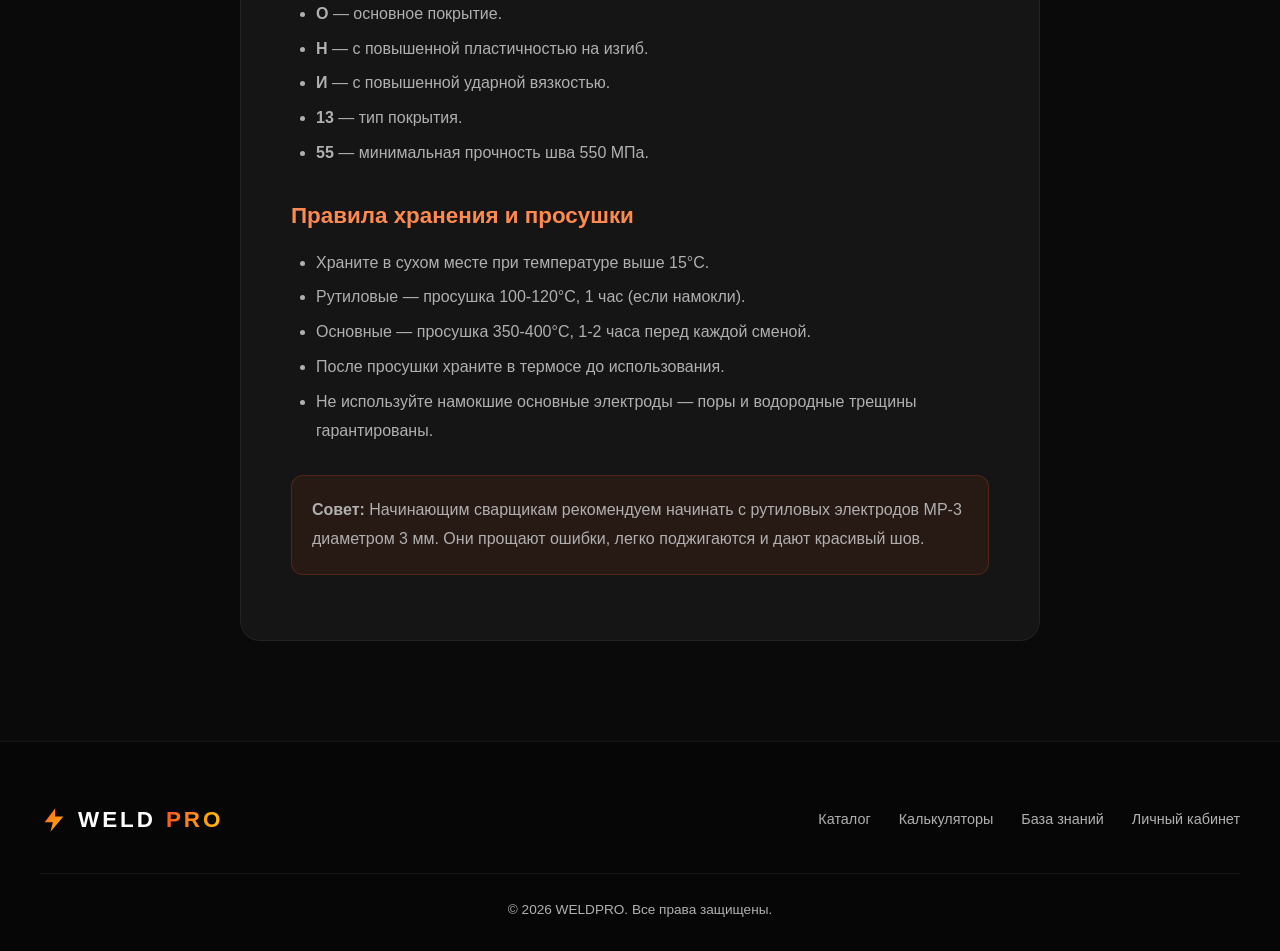
<file: article-elektrody-mma.html>
<!DOCTYPE html>
<html lang="ru">
<head>
  <meta charset="UTF-8" />
  <meta name="viewport" content="width=device-width, initial-scale=1.0" />
  <title>Виды электродов для MMA — рутиловые, основные, целлюлозные | WELDPRO</title>
  <meta name="description" content="Как выбрать электрод под металл и задачу. Маркировка, хранение, просушка. Популярные марки: МР-3, УОНИ, ЦЛ. Рутиловые, основные, целлюлозные электроды." />
  <meta name="keywords" content="электроды MMA, марки электродов, МР-3 электрод, УОНИ электрод, рутиловые электроды, основные электроды" />
  <link rel="stylesheet" href="css/styles.css" />
</head>
<body>
  <div class="loader" id="loader"><div class="loader-logo">WELDPRO</div><div class="loader-bar"><div class="loader-bar-fill"></div></div></div>
  <div class="bg-anim"></div>

  <nav class="navbar" id="navbar">
    <a href="index.html" class="nav-logo"><div class="nav-logo-icon"><svg viewBox="0 0 24 24" width="28" height="28"><path d="M13 2 L4 14 L11 14 L9 22 L20 9 L13 9 Z" fill="url(#g-primary)"/></svg></div>WELD<span>PRO</span></a>
    <ul class="nav-links" id="navLinks">
      <li><a href="index.html">Главная</a></li><li><a href="catalog.html">Каталог</a></li><li><a href="calculators.html">Калькуляторы</a></li><li><a href="wiki.html">База знаний</a></li><li><a href="account.html">Личный кабинет</a></li>
    </ul>
    <div class="nav-right">
      <button class="theme-btn" onclick="toggleTheme()"><svg viewBox="0 0 24 24" width="20" height="20"><path d="M21 12.8A9 9 0 1 1 11.2 3a7 7 0 0 0 9.8 9.8z" fill="currentColor"/></svg></button>
      <div class="burger" id="burger" onclick="toggleBurger()"><span></span><span></span><span></span></div>
    </div>
  </nav>

  <section class="section" style="padding-top:120px;">
    <div class="container">
      <div class="breadcrumbs reveal"><a href="index.html">Главная</a><span>/</span><a href="wiki.html">База знаний</a><span>/</span><span>Электроды MMA</span></div>
      <article class="seo-article reveal">
        <h1>Виды электродов для MMA: рутиловые, основные, целлюлозные</h1>
        <div class="meta">14 минут чтения · Обновлено 1 августа 2026 · WELDPRO</div>
        <p>Электрод — сердце ручной дуговой сварки. От правильного выбора электрода зависит прочность шва, его внешний вид, технологичность и стоимость работ. В этой статье разберём все типы покрытий, популярные марки и правила хранения.</p>

        <h2>Типы покрытий электродов</h2>

        <h2>Рутиловые электроды</h2>
        <p>Самый распространённый тип. Покрытие на основе диоксида титана (рутила).</p>
        <ul>
          <li><strong>Плюсы:</strong> легкий поджиг, красивый шов, легко отбивается шлак, подходят для всех положений.</li>
          <li><strong>Минусы:</strong> ниже механические свойства шва по сравнению с основными.</li>
          <li><strong>Популярные марки:</strong> МР-3, АНО-21, ОЗС-4.</li>
          <li><strong>Применение:</strong> строительство, бытовые задачи, ремонт.</li>
        </ul>

        <h2>Основные электроды</h2>
        <p>Покрытие на основе карбоната кальция и фторида (известковое).</p>
        <ul>
          <li><strong>Плюсы:</strong> высокая прочность и пластичность шва, хороший провар, устойчивость к холоду.</li>
          <li><strong>Минусы:</strong> сложнее поджиг, тяжёлый шлак, требуют просушки.</li>
          <li><strong>Популярные марки:</strong> УОНИ-13/55, УОНИ-13/45.</li>
          <li><strong>Применение:</strong> ответственные конструкции, низкие температуры, сосуды под давлением.</li>
        </ul>

        <h2>Целлюлозные электроды</h2>
        <p>Покрытие с высоким содержанием органических соединений (целлюлоза).</p>
        <ul>
          <li><strong>Плюсы:</strong> глубокий провар, высокая скорость, хороши для корневых проходов труб.</li>
          <li><strong>Минусы:</strong> много брызг, шлак трудно отбить, не подходят для коротких дуг.</li>
          <li><strong>Применение:</strong> трубопроводы, корневой проход.</li>
        </ul>

        <h2>Кислые электроды</h2>
        <p>Редко используются. Покрытие на основе оксидов железа и марганца. Хороши для наплавки, но шов хрупкий.</p>

        <h2>Маркировка электродов</h2>
        <p>Маркировка расшифровывается по ГОСТ 9466-75. Пример: УОНИ-13/55:</p>
        <ul>
          <li><strong>У</strong> — с повышенной пластичностью.</li>
          <li><strong>О</strong> — основное покрытие.</li>
          <li><strong>Н</strong> — с повышенной пластичностью на изгиб.</li>
          <li><strong>И</strong> — с повышенной ударной вязкостью.</li>
          <li><strong>13</strong> — тип покрытия.</li>
          <li><strong>55</strong> — минимальная прочность шва 550 МПа.</li>
        </ul>

        <h2>Правила хранения и просушки</h2>
        <ul>
          <li>Храните в сухом месте при температуре выше 15°C.</li>
          <li>Рутиловые — просушка 100-120°C, 1 час (если намокли).</li>
          <li>Основные — просушка 350-400°C, 1-2 часа перед каждой сменой.</li>
          <li>После просушки храните в термосе до использования.</li>
          <li>Не используйте намокшие основные электроды — поры и водородные трещины гарантированы.</li>
        </ul>

        <p style="margin-top:30px;padding:20px;background:rgba(255,87,34,0.08);border-radius:12px;border:1px solid rgba(255,87,34,0.2);"><strong>Совет:</strong> Начинающим сварщикам рекомендуем начинать с рутиловых электродов МР-3 диаметром 3 мм. Они прощают ошибки, легко поджигаются и дают красивый шов.</p>
      </article>
    </div>
  </section>

  <footer class="footer">
    <div class="footer-content">
      <a href="index.html" class="footer-logo"><svg viewBox="0 0 24 24" width="28" height="28"><path d="M13 2 L4 14 L11 14 L9 22 L20 9 L13 9 Z" fill="url(#g-primary)"/></svg>WELD<span>PRO</span></a>
      <div class="footer-links"><a href="catalog.html">Каталог</a><a href="calculators.html">Калькуляторы</a><a href="wiki.html">База знаний</a><a href="account.html">Личный кабинет</a></div>
    </div>
    <div class="footer-bottom">&copy; 2026 WELDPRO. Все права защищены.</div>
  </footer>
  <button class="scroll-top" id="scrollTop" onclick="scrollToTop()"><svg viewBox="0 0 24 24"><path d="M12 19V5 M5 12l7-7 7 7" stroke="white" stroke-width="2" fill="none" stroke-linecap="round" stroke-linejoin="round"/></svg></button>

  <script src="js/app.js"></script>
</body>
</html>
</file>
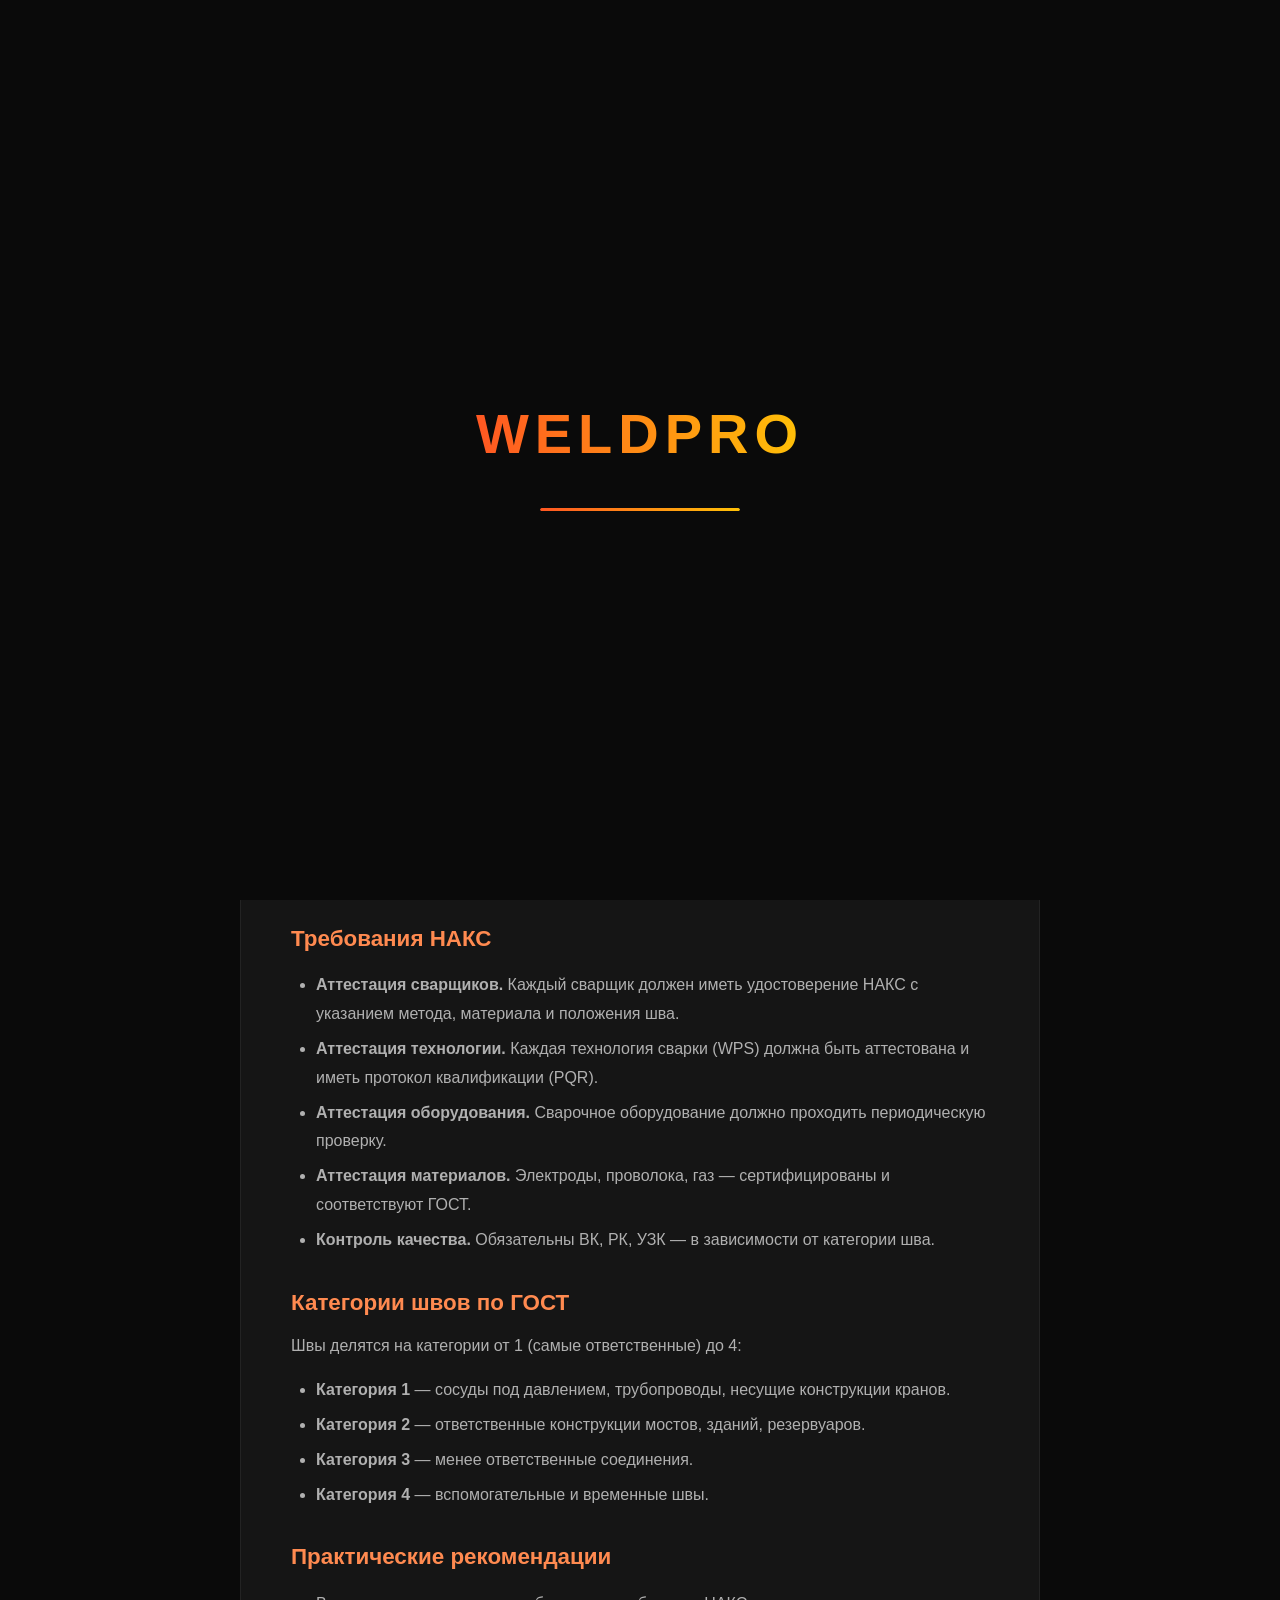
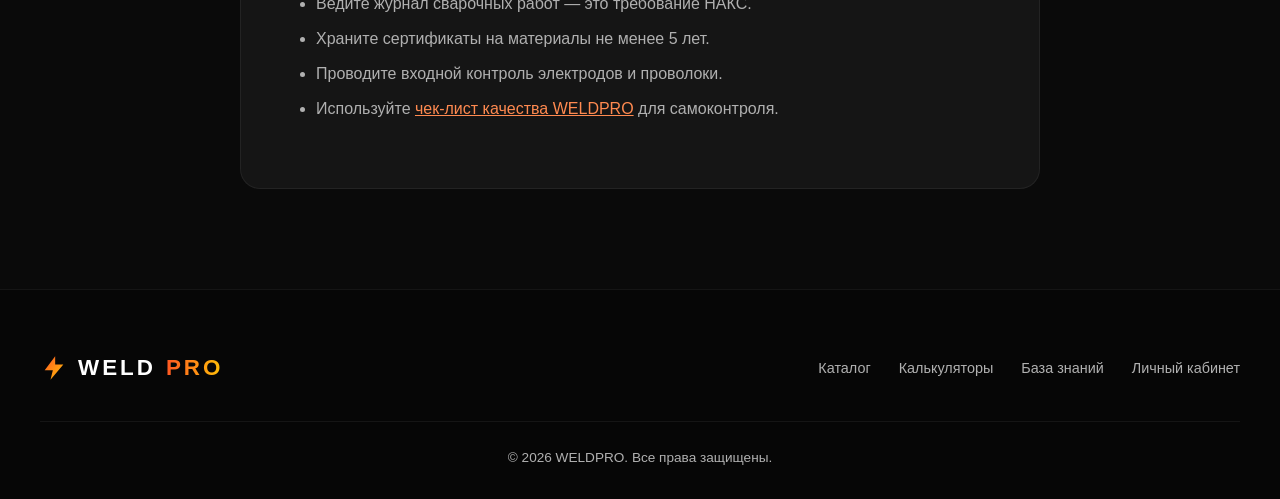
<file: article-gost-naks.html>
<!DOCTYPE html>
<html lang="ru">
<head>
  <meta charset="UTF-8" />
  <meta name="viewport" content="width=device-width, initial-scale=1.0" />
  <title>Сварка по ГОСТ и НАКС — требования и нормы | WELDPRO</title>
  <meta name="description" content="Основные стандарты качества сварных соединений. Требования НАКС к оборудованию, материалам и квалификации сварщиков. ГОСТ 5264, ГОСТ 14771, НАКС-ГАН." />
  <meta name="keywords" content="ГОСТ сварка, НАКС сварка, стандарты сварки, требования НАКС, контроль качества шва" />
  <link rel="stylesheet" href="css/styles.css" />
</head>
<body>
  <div class="loader" id="loader"><div class="loader-logo">WELDPRO</div><div class="loader-bar"><div class="loader-bar-fill"></div></div></div>
  <div class="bg-anim"></div>

  <nav class="navbar" id="navbar">
    <a href="index.html" class="nav-logo"><div class="nav-logo-icon"><svg viewBox="0 0 24 24" width="28" height="28"><path d="M13 2 L4 14 L11 14 L9 22 L20 9 L13 9 Z" fill="url(#g-primary)"/></svg></div>WELD<span>PRO</span></a>
    <ul class="nav-links" id="navLinks">
      <li><a href="index.html">Главная</a></li><li><a href="catalog.html">Каталог</a></li><li><a href="calculators.html">Калькуляторы</a></li><li><a href="wiki.html">База знаний</a></li><li><a href="account.html">Личный кабинет</a></li>
    </ul>
    <div class="nav-right">
      <button class="theme-btn" onclick="toggleTheme()"><svg viewBox="0 0 24 24" width="20" height="20"><path d="M21 12.8A9 9 0 1 1 11.2 3a7 7 0 0 0 9.8 9.8z" fill="currentColor"/></svg></button>
      <div class="burger" id="burger" onclick="toggleBurger()"><span></span><span></span><span></span></div>
    </div>
  </nav>

  <section class="section" style="padding-top:120px;">
    <div class="container">
      <div class="breadcrumbs reveal"><a href="index.html">Главная</a><span>/</span><a href="wiki.html">База знаний</a><span>/</span><span>ГОСТ и НАКС</span></div>
      <article class="seo-article reveal">
        <h1>Сварка по ГОСТ и НАКС: требования и нормы</h1>
        <div class="meta">18 минут чтения · Обновлено 10 августа 2026 · WELDPRO</div>
        <p>Качество сварных соединений в ответственных конструкциях регулируется государственными стандартами и требованиями надзорных органов. В этой статье разберём ключевые нормативные документы, требования НАКС и практические аспекты их применения.</p>

        <h2>Основные ГОСТы в сварке</h2>
        <ul>
          <li><strong>ГОСТ 5264-80</strong> — ручная дуговая сварка. Типы соединений, размеры, допуски.</li>
          <li><strong>ГОСТ 14771-76</strong> — сварка в защитных газах. Требования к швам MIG/MAG и TIG.</li>
          <li><strong>ГОСТ 23143-78</strong> — контроль качества сварных соединений. Методы дефектоскопии.</li>
          <li><strong>ГОСТ 3242-79</strong> — сварка металлов. Классификация сварных соединений.</li>
        </ul>

        <h2>Что такое НАКС</h2>
        <p>НАКС (Национальное Агентство Контроля Сварки) — организация, уполномоченная на аттестацию сварочного производства, сварщиков и технологий. НАКС действует в рамках Ростехнадзора и является обязательным для объектов повышенной опасности.</p>

        <h2>Требования НАКС</h2>
        <ul>
          <li><strong>Аттестация сварщиков.</strong> Каждый сварщик должен иметь удостоверение НАКС с указанием метода, материала и положения шва.</li>
          <li><strong>Аттестация технологии.</strong> Каждая технология сварки (WPS) должна быть аттестована и иметь протокол квалификации (PQR).</li>
          <li><strong>Аттестация оборудования.</strong> Сварочное оборудование должно проходить периодическую проверку.</li>
          <li><strong>Аттестация материалов.</strong> Электроды, проволока, газ — сертифицированы и соответствуют ГОСТ.</li>
          <li><strong>Контроль качества.</strong> Обязательны ВК, РК, УЗК — в зависимости от категории шва.</li>
        </ul>

        <h2>Категории швов по ГОСТ</h2>
        <p>Швы делятся на категории от 1 (самые ответственные) до 4:</p>
        <ul>
          <li><strong>Категория 1</strong> — сосуды под давлением, трубопроводы, несущие конструкции кранов.</li>
          <li><strong>Категория 2</strong> — ответственные конструкции мостов, зданий, резервуаров.</li>
          <li><strong>Категория 3</strong> — менее ответственные соединения.</li>
          <li><strong>Категория 4</strong> — вспомогательные и временные швы.</li>
        </ul>

        <h2>Практические рекомендации</h2>
        <ul>
          <li>Ведите журнал сварочных работ — это требование НАКС.</li>
          <li>Храните сертификаты на материалы не менее 5 лет.</li>
          <li>Проводите входной контроль электродов и проволоки.</li>
          <li>Используйте <a href="calculators.html" style="color:var(--primary-light);">чек-лист качества WELDPRO</a> для самоконтроля.</li>
        </ul>
      </article>
    </div>
  </section>

  <footer class="footer">
    <div class="footer-content">
      <a href="index.html" class="footer-logo"><svg viewBox="0 0 24 24" width="28" height="28"><path d="M13 2 L4 14 L11 14 L9 22 L20 9 L13 9 Z" fill="url(#g-primary)"/></svg>WELD<span>PRO</span></a>
      <div class="footer-links"><a href="catalog.html">Каталог</a><a href="calculators.html">Калькуляторы</a><a href="wiki.html">База знаний</a><a href="account.html">Личный кабинет</a></div>
    </div>
    <div class="footer-bottom">&copy; 2026 WELDPRO. Все права защищены.</div>
  </footer>
  <button class="scroll-top" id="scrollTop" onclick="scrollToTop()"><svg viewBox="0 0 24 24"><path d="M12 19V5 M5 12l7-7 7 7" stroke="white" stroke-width="2" fill="none" stroke-linecap="round" stroke-linejoin="round"/></svg></button>

  <script src="js/app.js"></script>
</body>
</html>
</file>
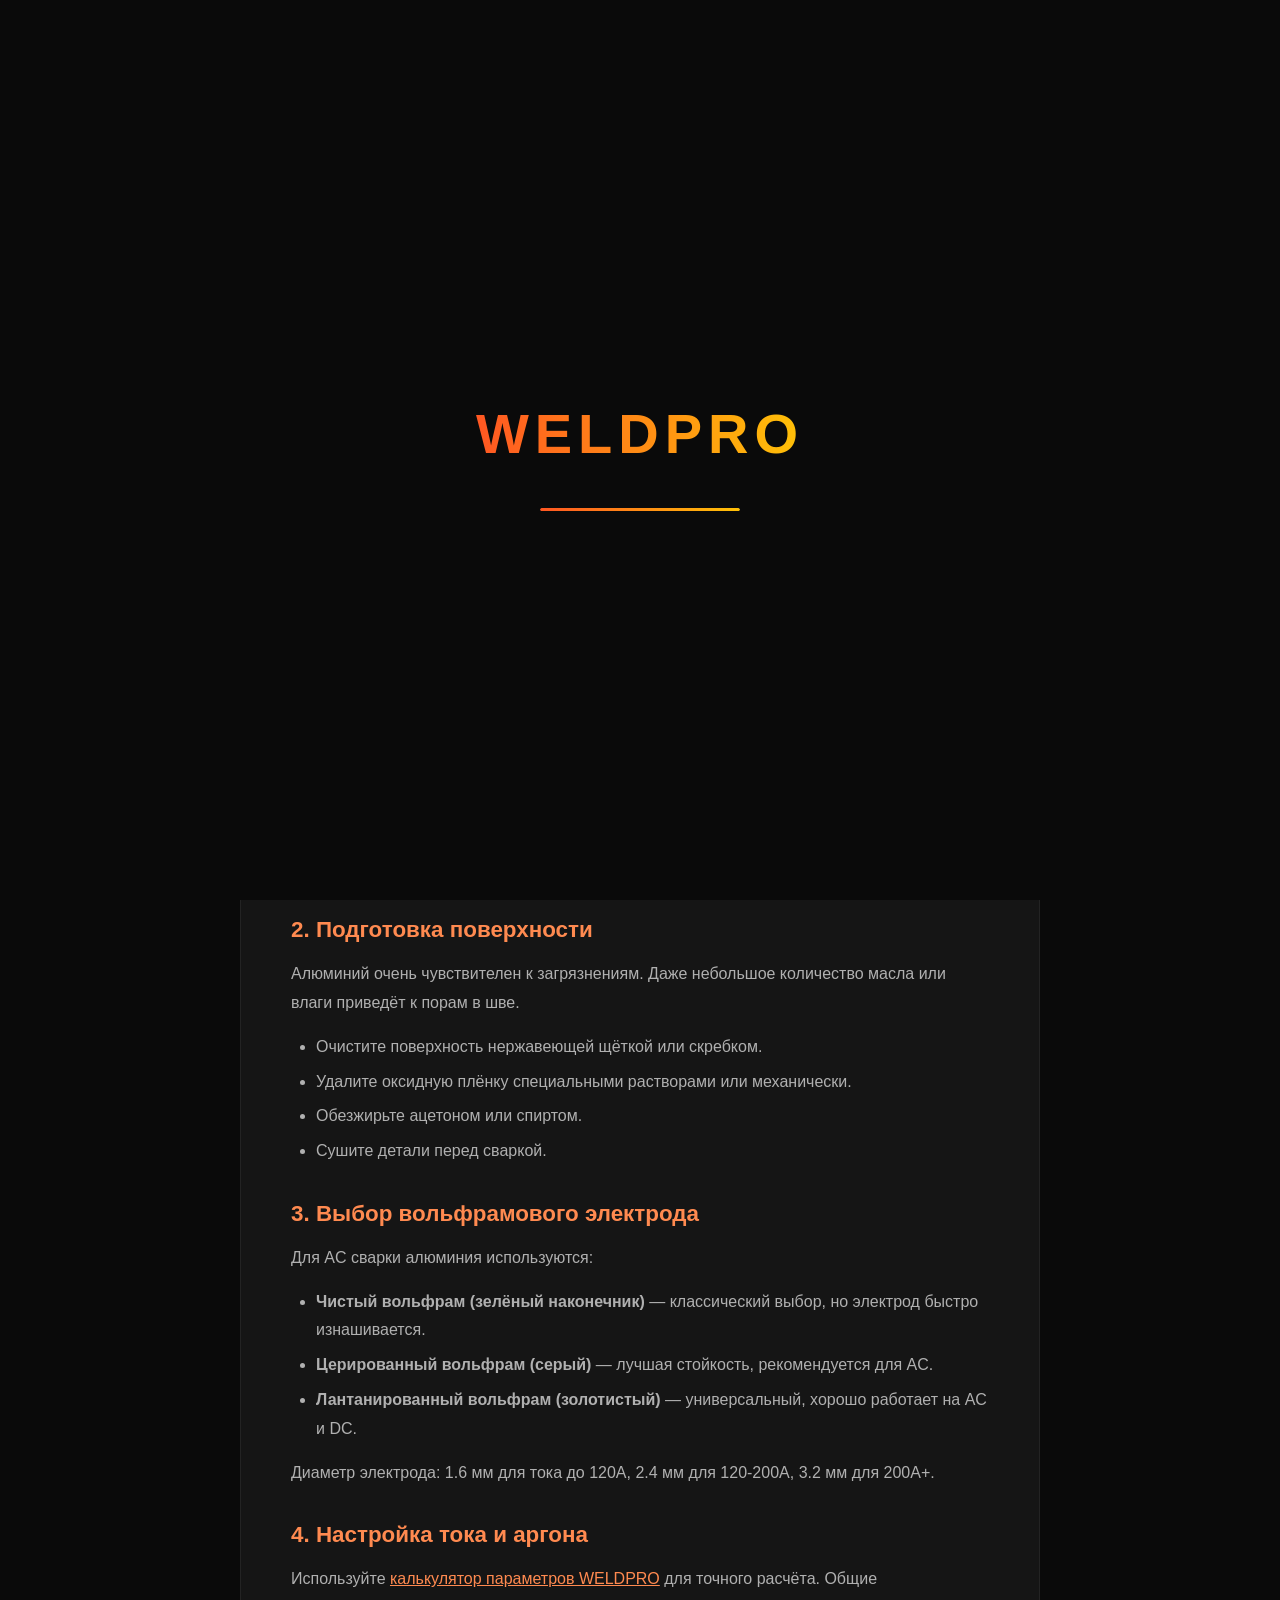
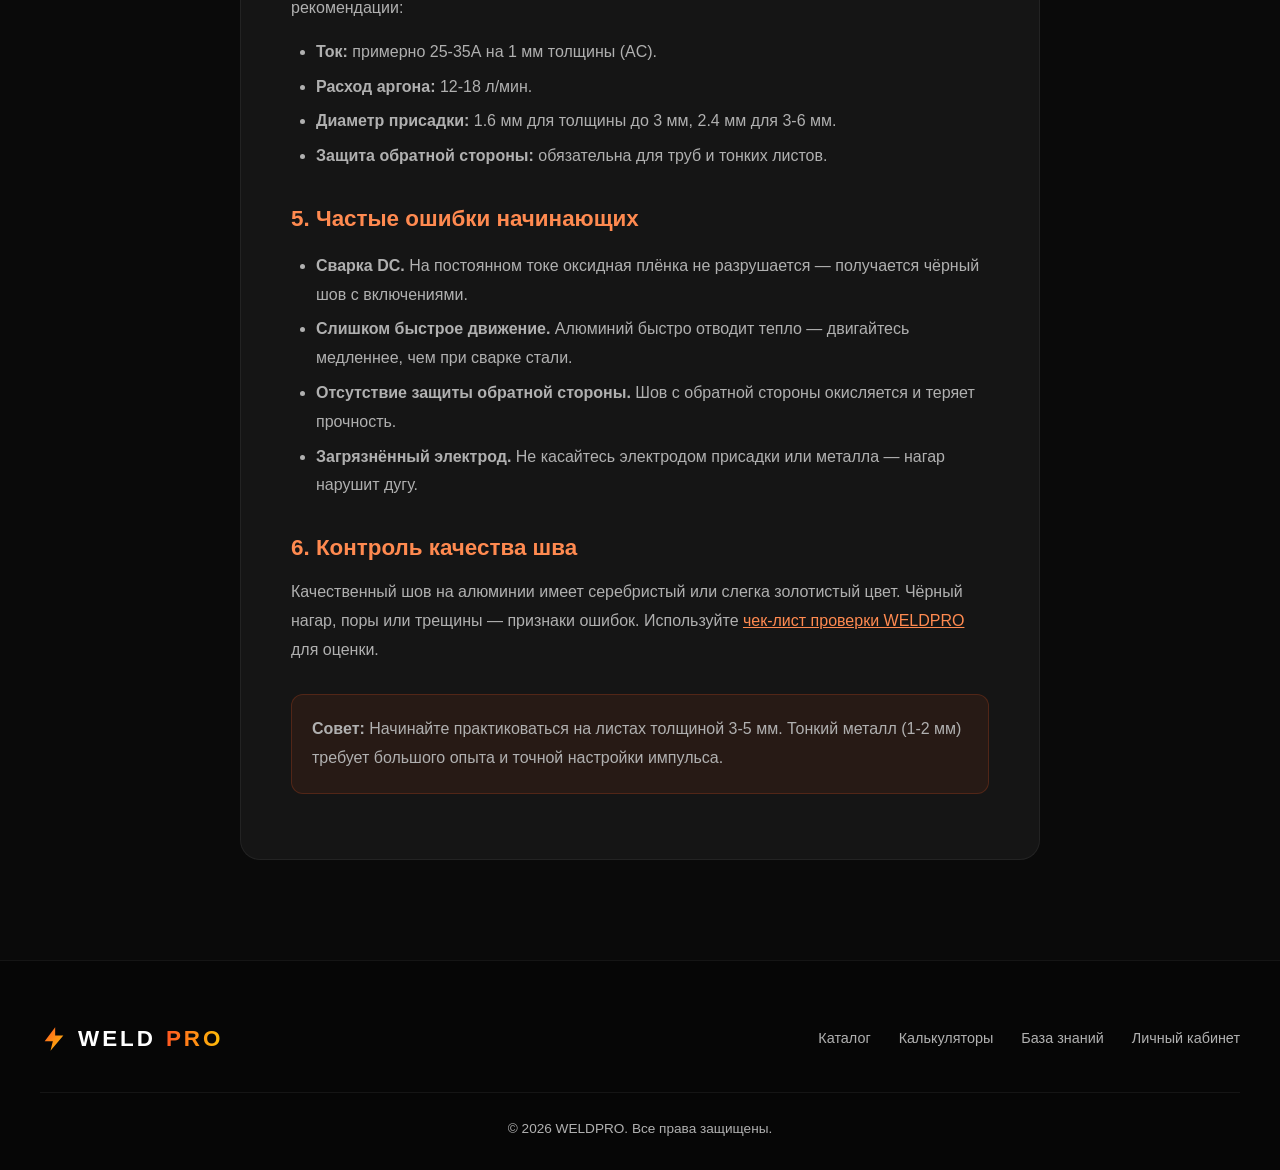
<file: article-kak-varit-alyuminiy-tig.html>
<!DOCTYPE html>
<html lang="ru">
<head>
  <meta charset="UTF-8" />
  <meta name="viewport" content="width=device-width, initial-scale=1.0" />
  <title>Как варить алюминий TIG — полное руководство | WELDPRO</title>
  <meta name="description" content="Выбор аппарата AC/DC, подготовка поверхности, настройка тока и аргона, частые ошибки начинающих. Пошаговая инструкция по TIG сварке алюминия." />
  <meta name="keywords" content="сварка алюминия TIG, TIG AC DC алюминий, как варить алюминий, аргоновая сварка алюминия" />
  <link rel="stylesheet" href="css/styles.css" />
</head>
<body>
  <div class="loader" id="loader"><div class="loader-logo">WELDPRO</div><div class="loader-bar"><div class="loader-bar-fill"></div></div></div>
  <div class="bg-anim"></div>

  <nav class="navbar" id="navbar">
    <a href="index.html" class="nav-logo"><div class="nav-logo-icon"><svg viewBox="0 0 24 24" width="28" height="28"><path d="M13 2 L4 14 L11 14 L9 22 L20 9 L13 9 Z" fill="url(#g-primary)"/></svg></div>WELD<span>PRO</span></a>
    <ul class="nav-links" id="navLinks">
      <li><a href="index.html">Главная</a></li><li><a href="catalog.html">Каталог</a></li><li><a href="calculators.html">Калькуляторы</a></li><li><a href="wiki.html">База знаний</a></li><li><a href="account.html">Личный кабинет</a></li>
    </ul>
    <div class="nav-right">
      <button class="theme-btn" onclick="toggleTheme()"><svg viewBox="0 0 24 24" width="20" height="20"><path d="M21 12.8A9 9 0 1 1 11.2 3a7 7 0 0 0 9.8 9.8z" fill="currentColor"/></svg></button>
      <div class="burger" id="burger" onclick="toggleBurger()"><span></span><span></span><span></span></div>
    </div>
  </nav>

  <section class="section" style="padding-top:120px;">
    <div class="container">
      <div class="breadcrumbs reveal"><a href="index.html">Главная</a><span>/</span><a href="wiki.html">База знаний</a><span>/</span><span>Как варить алюминий TIG</span></div>
      <article class="seo-article reveal">
        <h1>Как варить алюминий TIG: полное руководство</h1>
        <div class="meta">20 минут чтения · Обновлено 20 августа 2026 · WELDPRO</div>
        <p>Сварка алюминия методом TIG (tungsten inert gas) — один из самых востребованных и в то же время сложных процессов. Алюминий обладает уникальными свойствами: высокой теплопроводностью, низкой плотностью и стойкой оксидной плёнкой. В этой статье мы подробно разберём все этапы — от выбора аппарата до контроля качества шва.</p>

        <h2>1. Выбор сварочного аппарата TIG AC/DC</h2>
        <p>Для сварки алюминия обязательно нужен аппарат с режимом <strong>AC (переменный ток)</strong>. Почему AC? Оксидная плёнка на алюминии имеет температуру плавления 2050°C, в то время как сам алюминий плавится при 660°C. Переменный ток в фазе положительного полупериода разрушает эту плёнку, а в отрицательном — плавит металл.</p>
        <ul>
          <li><strong>Минимальный ток:</strong> от 150-200А для листов 1-3 мм.</li>
          <li><strong>Функция импульса:</strong> помогает сваривать тонкий металл без прожога.</li>
          <li><strong>Баланс волны:</strong> регулировка соотношения положительного/отрицательного полупериода (обычно 60-70% положительный).</li>
          <li><strong>Частота AC:</strong> 50-250 Гц. Высокая частота — более узкая и глубокая ванна.</li>
        </ul>

        <h2>2. Подготовка поверхности</h2>
        <p>Алюминий очень чувствителен к загрязнениям. Даже небольшое количество масла или влаги приведёт к порам в шве.</p>
        <ul>
          <li>Очистите поверхность нержавеющей щёткой или скребком.</li>
          <li>Удалите оксидную плёнку специальными растворами или механически.</li>
          <li>Обезжирьте ацетоном или спиртом.</li>
          <li>Сушите детали перед сваркой.</li>
        </ul>

        <h2>3. Выбор вольфрамового электрода</h2>
        <p>Для AC сварки алюминия используются:</p>
        <ul>
          <li><strong>Чистый вольфрам (зелёный наконечник)</strong> — классический выбор, но электрод быстро изнашивается.</li>
          <li><strong>Церированный вольфрам (серый)</strong> — лучшая стойкость, рекомендуется для AC.</li>
          <li><strong>Лантанированный вольфрам (золотистый)</strong> — универсальный, хорошо работает на AC и DC.</li>
        </ul>
        <p>Диаметр электрода: 1.6 мм для тока до 120А, 2.4 мм для 120-200А, 3.2 мм для 200А+.</p>

        <h2>4. Настройка тока и аргона</h2>
        <p>Используйте <a href="calculators.html" style="color:var(--primary-light);">калькулятор параметров WELDPRO</a> для точного расчёта. Общие рекомендации:</p>
        <ul>
          <li><strong>Ток:</strong> примерно 25-35А на 1 мм толщины (AC).</li>
          <li><strong>Расход аргона:</strong> 12-18 л/мин.</li>
          <li><strong>Диаметр присадки:</strong> 1.6 мм для толщины до 3 мм, 2.4 мм для 3-6 мм.</li>
          <li><strong>Защита обратной стороны:</strong> обязательна для труб и тонких листов.</li>
        </ul>

        <h2>5. Частые ошибки начинающих</h2>
        <ul>
          <li><strong>Сварка DC.</strong> На постоянном токе оксидная плёнка не разрушается — получается чёрный шов с включениями.</li>
          <li><strong>Слишком быстрое движение.</strong> Алюминий быстро отводит тепло — двигайтесь медленнее, чем при сварке стали.</li>
          <li><strong>Отсутствие защиты обратной стороны.</strong> Шов с обратной стороны окисляется и теряет прочность.</li>
          <li><strong>Загрязнённый электрод.</strong> Не касайтесь электродом присадки или металла — нагар нарушит дугу.</li>
        </ul>

        <h2>6. Контроль качества шва</h2>
        <p>Качественный шов на алюминии имеет серебристый или слегка золотистый цвет. Чёрный нагар, поры или трещины — признаки ошибок. Используйте <a href="calculators.html" style="color:var(--primary-light);">чек-лист проверки WELDPRO</a> для оценки.</p>

        <p style="margin-top:30px;padding:20px;background:rgba(255,87,34,0.08);border-radius:12px;border:1px solid rgba(255,87,34,0.2);"><strong>Совет:</strong> Начинайте практиковаться на листах толщиной 3-5 мм. Тонкий металл (1-2 мм) требует большого опыта и точной настройки импульса.</p>
      </article>
    </div>
  </section>

  <footer class="footer">
    <div class="footer-content">
      <a href="index.html" class="footer-logo"><svg viewBox="0 0 24 24" width="28" height="28"><path d="M13 2 L4 14 L11 14 L9 22 L20 9 L13 9 Z" fill="url(#g-primary)"/></svg>WELD<span>PRO</span></a>
      <div class="footer-links"><a href="catalog.html">Каталог</a><a href="calculators.html">Калькуляторы</a><a href="wiki.html">База знаний</a><a href="account.html">Личный кабинет</a></div>
    </div>
    <div class="footer-bottom">&copy; 2026 WELDPRO. Все права защищены.</div>
  </footer>
  <button class="scroll-top" id="scrollTop" onclick="scrollToTop()"><svg viewBox="0 0 24 24"><path d="M12 19V5 M5 12l7-7 7 7" stroke="white" stroke-width="2" fill="none" stroke-linecap="round" stroke-linejoin="round"/></svg></button>

  <script src="js/app.js"></script>
</body>
</html>
</file>
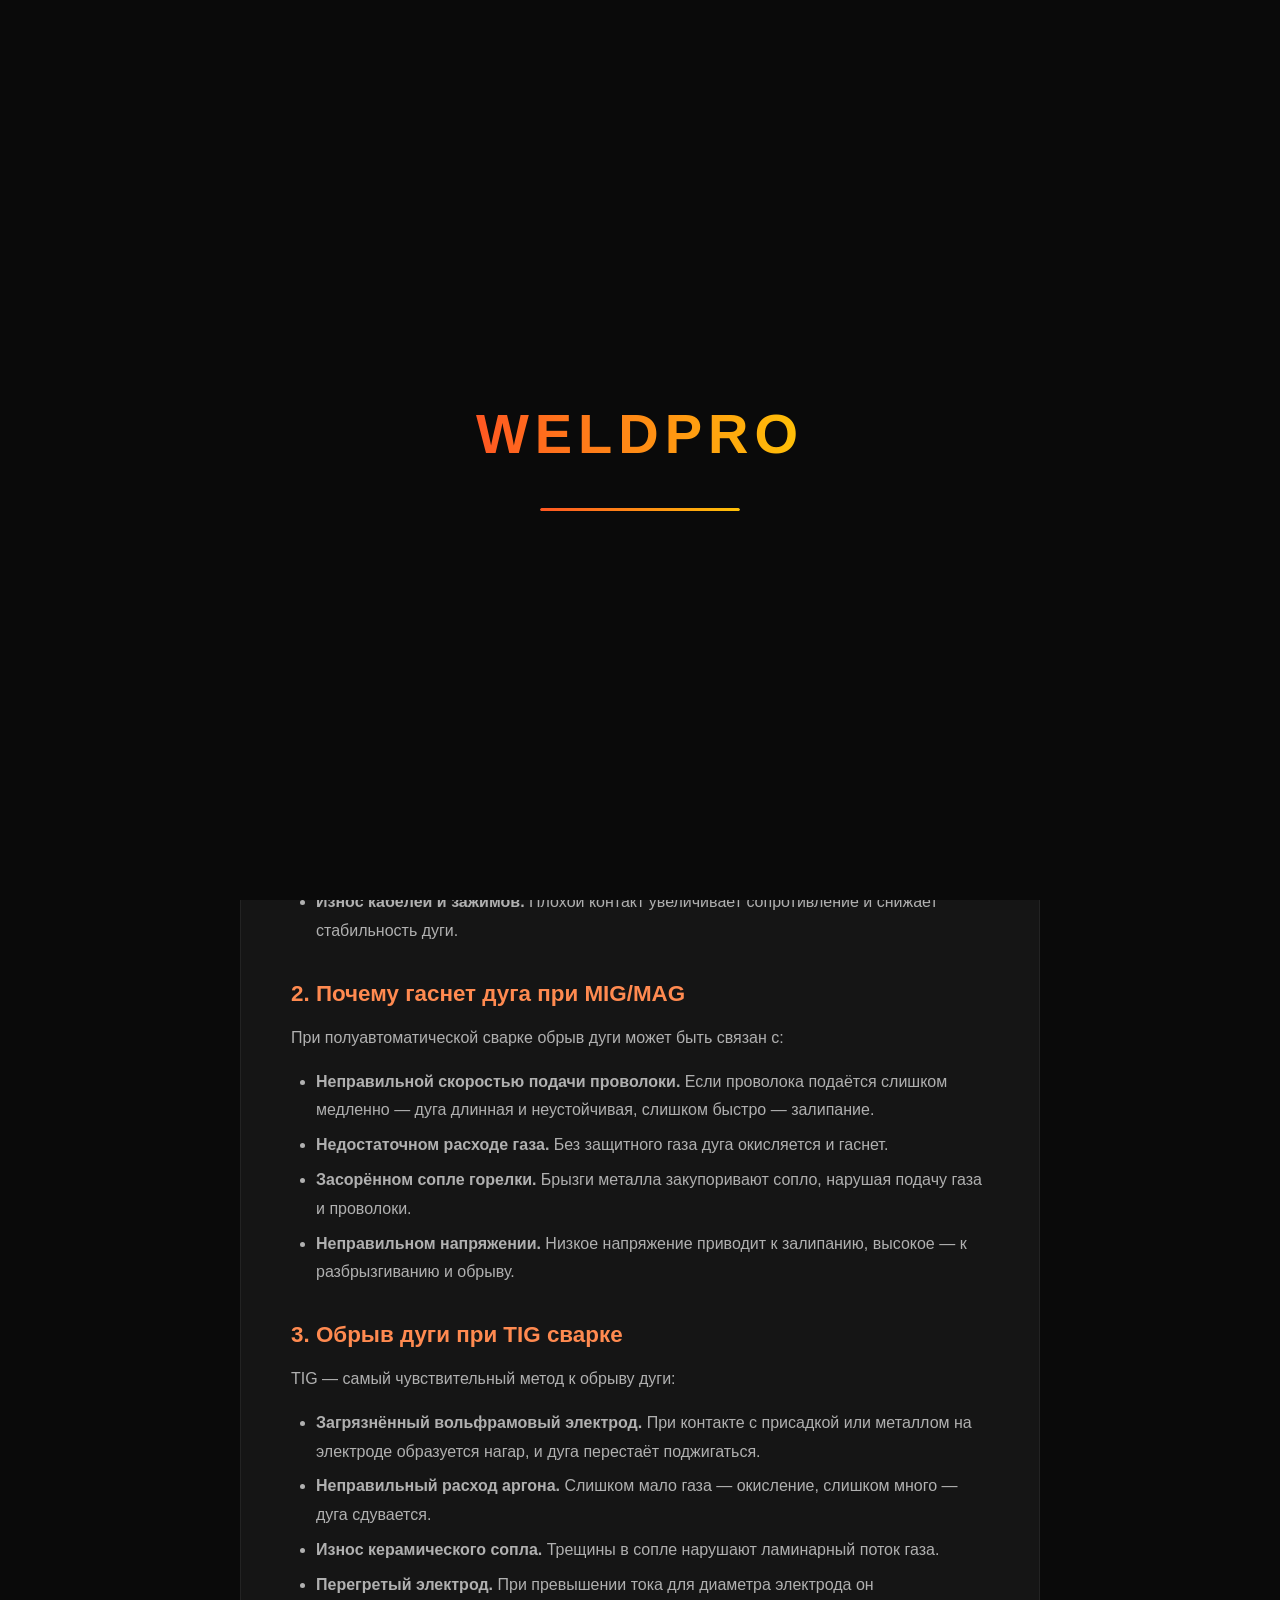
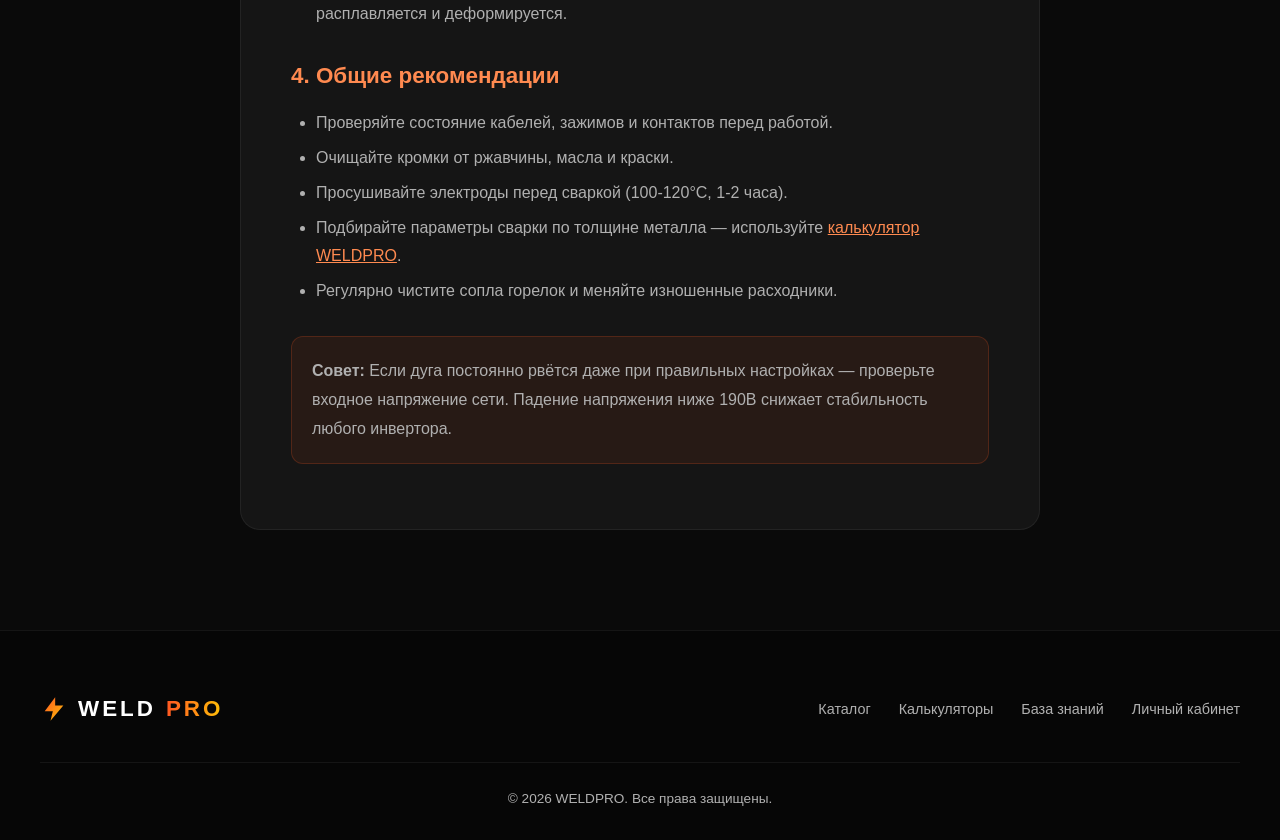
<file: article-pochemu-rvet-dugu.html>
<!DOCTYPE html>
<html lang="ru">
<head>
  <meta charset="UTF-8" />
  <meta name="viewport" content="width=device-width, initial-scale=1.0" />
  <title>Почему рвёт дугу при сварке — причины и решения | WELDPRO</title>
  <meta name="description" content="Разбираем основные причины обрыва дуги при MMA, MIG/MAG и TIG сварке. Практические советы по настройке оборудования и технике сварщика." />
  <meta name="keywords" content="рвёт дугу, обрыв дуги, сварка дуга гаснет, почему рвётся дуга, сварочная дуга" />
  <link rel="stylesheet" href="css/styles.css" />
</head>
<body>
  <div class="loader" id="loader"><div class="loader-logo">WELDPRO</div><div class="loader-bar"><div class="loader-bar-fill"></div></div></div>
  <div class="bg-anim"></div>

  <nav class="navbar" id="navbar">
    <a href="index.html" class="nav-logo">
      <div class="nav-logo-icon"><svg viewBox="0 0 24 24" width="28" height="28"><path d="M13 2 L4 14 L11 14 L9 22 L20 9 L13 9 Z" fill="url(#g-primary)"/></svg></div>
      WELD<span>PRO</span>
    </a>
    <ul class="nav-links" id="navLinks">
      <li><a href="index.html">Главная</a></li>
      <li><a href="catalog.html">Каталог</a></li>
      <li><a href="calculators.html">Калькуляторы</a></li>
      <li><a href="wiki.html">База знаний</a></li>
      <li><a href="account.html">Личный кабинет</a></li>
    </ul>
    <div class="nav-right">
      <button class="theme-btn" onclick="toggleTheme()"><svg viewBox="0 0 24 24" width="20" height="20"><path d="M21 12.8A9 9 0 1 1 11.2 3a7 7 0 0 0 9.8 9.8z" fill="currentColor"/></svg></button>
      <div class="burger" id="burger" onclick="toggleBurger()"><span></span><span></span><span></span></div>
    </div>
  </nav>

  <section class="section" style="padding-top:120px;">
    <div class="container">
      <div class="breadcrumbs reveal">
        <a href="index.html">Главная</a><span>/</span><a href="wiki.html">База знаний</a><span>/</span><span>Почему рвёт дугу</span>
      </div>
      <article class="seo-article reveal">
        <h1>Почему рвёт дугу при сварке и как это исправить</h1>
        <div class="meta">15 минут чтения · Обновлено 24 августа 2026 · WELDPRO</div>

        <p>Обрыв дуги — одна из самых частых проблем, с которой сталкиваются сварщики любого уровня. Независимо от метода сварки (MMA, MIG/MAG или TIG), дуга может гаснуть по множеству причин. В этой статье мы разберём все основные причины и дадим практические рекомендации по их устранению.</p>

        <h2>1. Причины обрыва дуги при MMA сварке</h2>
        <p>При ручной дуговой сварке покрытым электродом дуга чаще всего рвётся по следующим причинам:</p>
        <ul>
          <li><strong>Слишком большое расстояние от электрода к металлу.</strong> Длинная дуга неустойчива и легко гаснет. Держите расстояние 2-4 мм.</li>
          <li><strong>Неправильный ток.</strong> При слишком низком токе дуга неустойчива, при слишком высоком — электрод может прилипнуть или перегореть.</li>
          <li><strong>Влажные электроды.</strong> Влага в покрытии выделяет пары, которые раздувают дугу и приводят к её обрыву.</li>
          <li><strong>Загрязнённые кромки.</strong> Ржавчина, краска, масло мешают стабильному горению дуги.</li>
          <li><strong>Износ кабелей и зажимов.</strong> Плохой контакт увеличивает сопротивление и снижает стабильность дуги.</li>
        </ul>

        <h2>2. Почему гаснет дуга при MIG/MAG</h2>
        <p>При полуавтоматической сварке обрыв дуги может быть связан с:</p>
        <ul>
          <li><strong>Неправильной скоростью подачи проволоки.</strong> Если проволока подаётся слишком медленно — дуга длинная и неустойчивая, слишком быстро — залипание.</li>
          <li><strong>Недостаточном расходе газа.</strong> Без защитного газа дуга окисляется и гаснет.</li>
          <li><strong>Засорённом сопле горелки.</strong> Брызги металла закупоривают сопло, нарушая подачу газа и проволоки.</li>
          <li><strong>Неправильном напряжении.</strong> Низкое напряжение приводит к залипанию, высокое — к разбрызгиванию и обрыву.</li>
        </ul>

        <h2>3. Обрыв дуги при TIG сварке</h2>
        <p>TIG — самый чувствительный метод к обрыву дуги:</p>
        <ul>
          <li><strong>Загрязнённый вольфрамовый электрод.</strong> При контакте с присадкой или металлом на электроде образуется нагар, и дуга перестаёт поджигаться.</li>
          <li><strong>Неправильный расход аргона.</strong> Слишком мало газа — окисление, слишком много — дуга сдувается.</li>
          <li><strong>Износ керамического сопла.</strong> Трещины в сопле нарушают ламинарный поток газа.</li>
          <li><strong>Перегретый электрод.</strong> При превышении тока для диаметра электрода он расплавляется и деформируется.</li>
        </ul>

        <h2>4. Общие рекомендации</h2>
        <ul>
          <li>Проверяйте состояние кабелей, зажимов и контактов перед работой.</li>
          <li>Очищайте кромки от ржавчины, масла и краски.</li>
          <li>Просушивайте электроды перед сваркой (100-120°C, 1-2 часа).</li>
          <li>Подбирайте параметры сварки по толщине металла — используйте <a href="calculators.html" style="color:var(--primary-light);">калькулятор WELDPRO</a>.</li>
          <li>Регулярно чистите сопла горелок и меняйте изношенные расходники.</li>
        </ul>

        <p style="margin-top:30px;padding:20px;background:rgba(255,87,34,0.08);border-radius:12px;border:1px solid rgba(255,87,34,0.2);"><strong>Совет:</strong> Если дуга постоянно рвётся даже при правильных настройках — проверьте входное напряжение сети. Падение напряжения ниже 190В снижает стабильность любого инвертора.</p>
      </article>
    </div>
  </section>

  <footer class="footer">
    <div class="footer-content">
      <a href="index.html" class="footer-logo"><svg viewBox="0 0 24 24" width="28" height="28"><path d="M13 2 L4 14 L11 14 L9 22 L20 9 L13 9 Z" fill="url(#g-primary)"/></svg>WELD<span>PRO</span></a>
      <div class="footer-links">
        <a href="catalog.html">Каталог</a><a href="calculators.html">Калькуляторы</a><a href="wiki.html">База знаний</a><a href="account.html">Личный кабинет</a>
      </div>
    </div>
    <div class="footer-bottom">&copy; 2026 WELDPRO. Все права защищены.</div>
  </footer>

  <button class="scroll-top" id="scrollTop" onclick="scrollToTop()"><svg viewBox="0 0 24 24"><path d="M12 19V5 M5 12l7-7 7 7" stroke="white" stroke-width="2" fill="none" stroke-linecap="round" stroke-linejoin="round"/></svg></button>

  <script src="js/app.js"></script>
</body>
</html>
</file>
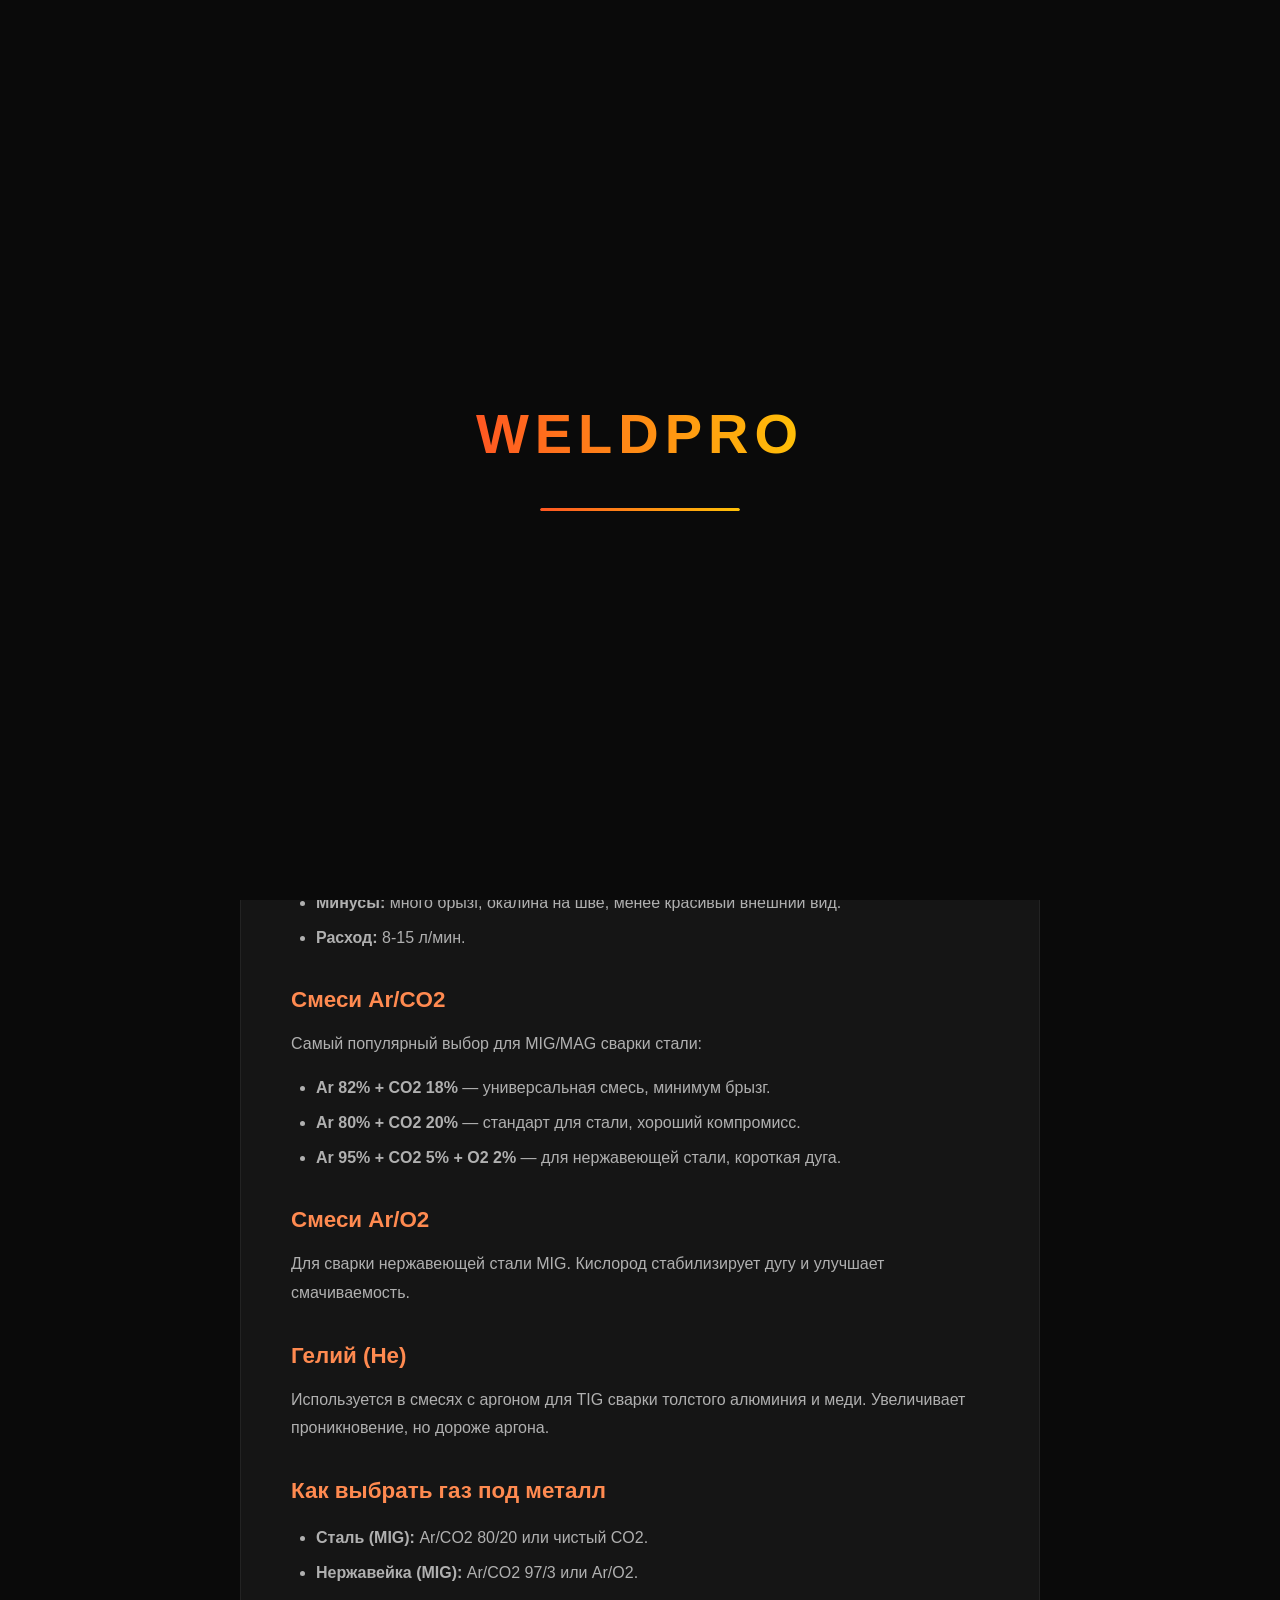
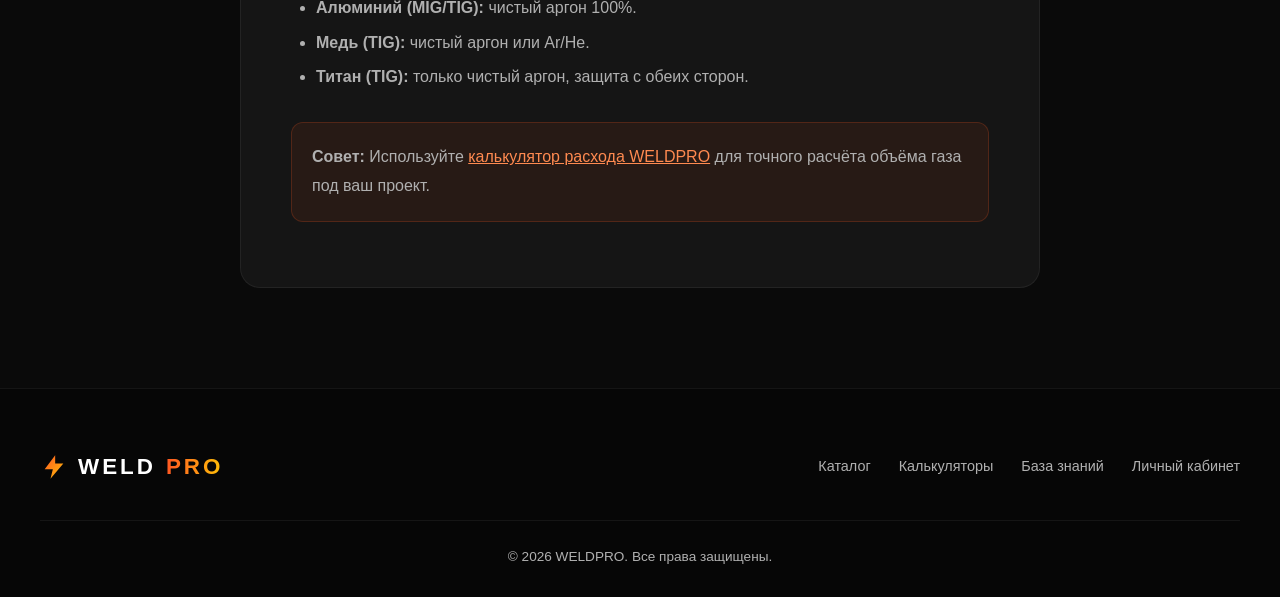
<file: article-svarochnye-gazy.html>
<!DOCTYPE html>
<html lang="ru">
<head>
  <meta charset="UTF-8" />
  <meta name="viewport" content="width=device-width, initial-scale=1.0" />
  <title>Сварочные газы: аргон, CO2, смеси — когда что использовать | WELDPRO</title>
  <meta name="description" content="Подробный разбор защитных газов для MIG/MAG и TIG. Расход, давление, типы смесей для разных металлов. Аргон, углекислота, смеси Ar/CO2, Ar/O2." />
  <meta name="keywords" content="сварочные газы, аргон сварка, CO2 сварка, смесь Ar CO2, защитный газ MIG MAG, расход аргона" />
  <link rel="stylesheet" href="css/styles.css" />
</head>
<body>
  <div class="loader" id="loader"><div class="loader-logo">WELDPRO</div><div class="loader-bar"><div class="loader-bar-fill"></div></div></div>
  <div class="bg-anim"></div>

  <nav class="navbar" id="navbar">
    <a href="index.html" class="nav-logo"><div class="nav-logo-icon"><svg viewBox="0 0 24 24" width="28" height="28"><path d="M13 2 L4 14 L11 14 L9 22 L20 9 L13 9 Z" fill="url(#g-primary)"/></svg></div>WELD<span>PRO</span></a>
    <ul class="nav-links" id="navLinks">
      <li><a href="index.html">Главная</a></li><li><a href="catalog.html">Каталог</a></li><li><a href="calculators.html">Калькуляторы</a></li><li><a href="wiki.html">База знаний</a></li><li><a href="account.html">Личный кабинет</a></li>
    </ul>
    <div class="nav-right">
      <button class="theme-btn" onclick="toggleTheme()"><svg viewBox="0 0 24 24" width="20" height="20"><path d="M21 12.8A9 9 0 1 1 11.2 3a7 7 0 0 0 9.8 9.8z" fill="currentColor"/></svg></button>
      <div class="burger" id="burger" onclick="toggleBurger()"><span></span><span></span><span></span></div>
    </div>
  </nav>

  <section class="section" style="padding-top:120px;">
    <div class="container">
      <div class="breadcrumbs reveal"><a href="index.html">Главная</a><span>/</span><a href="wiki.html">База знаний</a><span>/</span><span>Сварочные газы</span></div>
      <article class="seo-article reveal">
        <h1>Сварочные газы: аргон, CO2, смеси — когда что использовать</h1>
        <div class="meta">10 минут чтения · Обновлено 5 августа 2026 · WELDPRO</div>
        <p>Защитный газ — ключевой элемент MIG/MAG и TIG сварки. Правильный выбор газа влияет на качество шва, прочность соединения, внешний вид и экономику процесса. Разберём все типы газов и их применение.</p>

        <h2>Аргон (Ar)</h2>
        <p>Инертный газ, используется для TIG сварки всех металлов и MIG сварки алюминия, меди, титана.</p>
        <ul>
          <li><strong>Плюсы:</strong> идеальная защита, чистый шов, нет окислов.</li>
          <li><strong>Минусы:</strong> высокая стоимость, низкая проникающая способность при MIG.</li>
          <li><strong>Расход:</strong> TIG 6-12 л/мин, MIG алюминий 15-20 л/мин.</li>
        </ul>

        <h2>Углекислота (CO2)</h2>
        <p>Активный газ, применяется для MIG/MAG сварки углеродистых сталей.</p>
        <ul>
          <li><strong>Плюсы:</strong> дешевая, хорошая проникающая способность.</li>
          <li><strong>Минусы:</strong> много брызг, окалина на шве, менее красивый внешний вид.</li>
          <li><strong>Расход:</strong> 8-15 л/мин.</li>
        </ul>

        <h2>Смеси Ar/CO2</h2>
        <p>Самый популярный выбор для MIG/MAG сварки стали:</p>
        <ul>
          <li><strong>Ar 82% + CO2 18%</strong> — универсальная смесь, минимум брызг.</li>
          <li><strong>Ar 80% + CO2 20%</strong> — стандарт для стали, хороший компромисс.</li>
          <li><strong>Ar 95% + CO2 5% + O2 2%</strong> — для нержавеющей стали, короткая дуга.</li>
        </ul>

        <h2>Смеси Ar/O2</h2>
        <p>Для сварки нержавеющей стали MIG. Кислород стабилизирует дугу и улучшает смачиваемость.</p>

        <h2>Гелий (He)</h2>
        <p>Используется в смесях с аргоном для TIG сварки толстого алюминия и меди. Увеличивает проникновение, но дороже аргона.</p>

        <h2>Как выбрать газ под металл</h2>
        <ul>
          <li><strong>Сталь (MIG):</strong> Ar/CO2 80/20 или чистый CO2.</li>
          <li><strong>Нержавейка (MIG):</strong> Ar/CO2 97/3 или Ar/O2.</li>
          <li><strong>Алюминий (MIG/TIG):</strong> чистый аргон 100%.</li>
          <li><strong>Медь (TIG):</strong> чистый аргон или Ar/He.</li>
          <li><strong>Титан (TIG):</strong> только чистый аргон, защита с обеих сторон.</li>
        </ul>

        <p style="margin-top:30px;padding:20px;background:rgba(255,87,34,0.08);border-radius:12px;border:1px solid rgba(255,87,34,0.2);"><strong>Совет:</strong> Используйте <a href="calculators.html" style="color:var(--primary-light);">калькулятор расхода WELDPRO</a> для точного расчёта объёма газа под ваш проект.</p>
      </article>
    </div>
  </section>

  <footer class="footer">
    <div class="footer-content">
      <a href="index.html" class="footer-logo"><svg viewBox="0 0 24 24" width="28" height="28"><path d="M13 2 L4 14 L11 14 L9 22 L20 9 L13 9 Z" fill="url(#g-primary)"/></svg>WELD<span>PRO</span></a>
      <div class="footer-links"><a href="catalog.html">Каталог</a><a href="calculators.html">Калькуляторы</a><a href="wiki.html">База знаний</a><a href="account.html">Личный кабинет</a></div>
    </div>
    <div class="footer-bottom">&copy; 2026 WELDPRO. Все права защищены.</div>
  </footer>
  <button class="scroll-top" id="scrollTop" onclick="scrollToTop()"><svg viewBox="0 0 24 24"><path d="M12 19V5 M5 12l7-7 7 7" stroke="white" stroke-width="2" fill="none" stroke-linecap="round" stroke-linejoin="round"/></svg></button>

  <script src="js/app.js"></script>
</body>
</html>
</file>
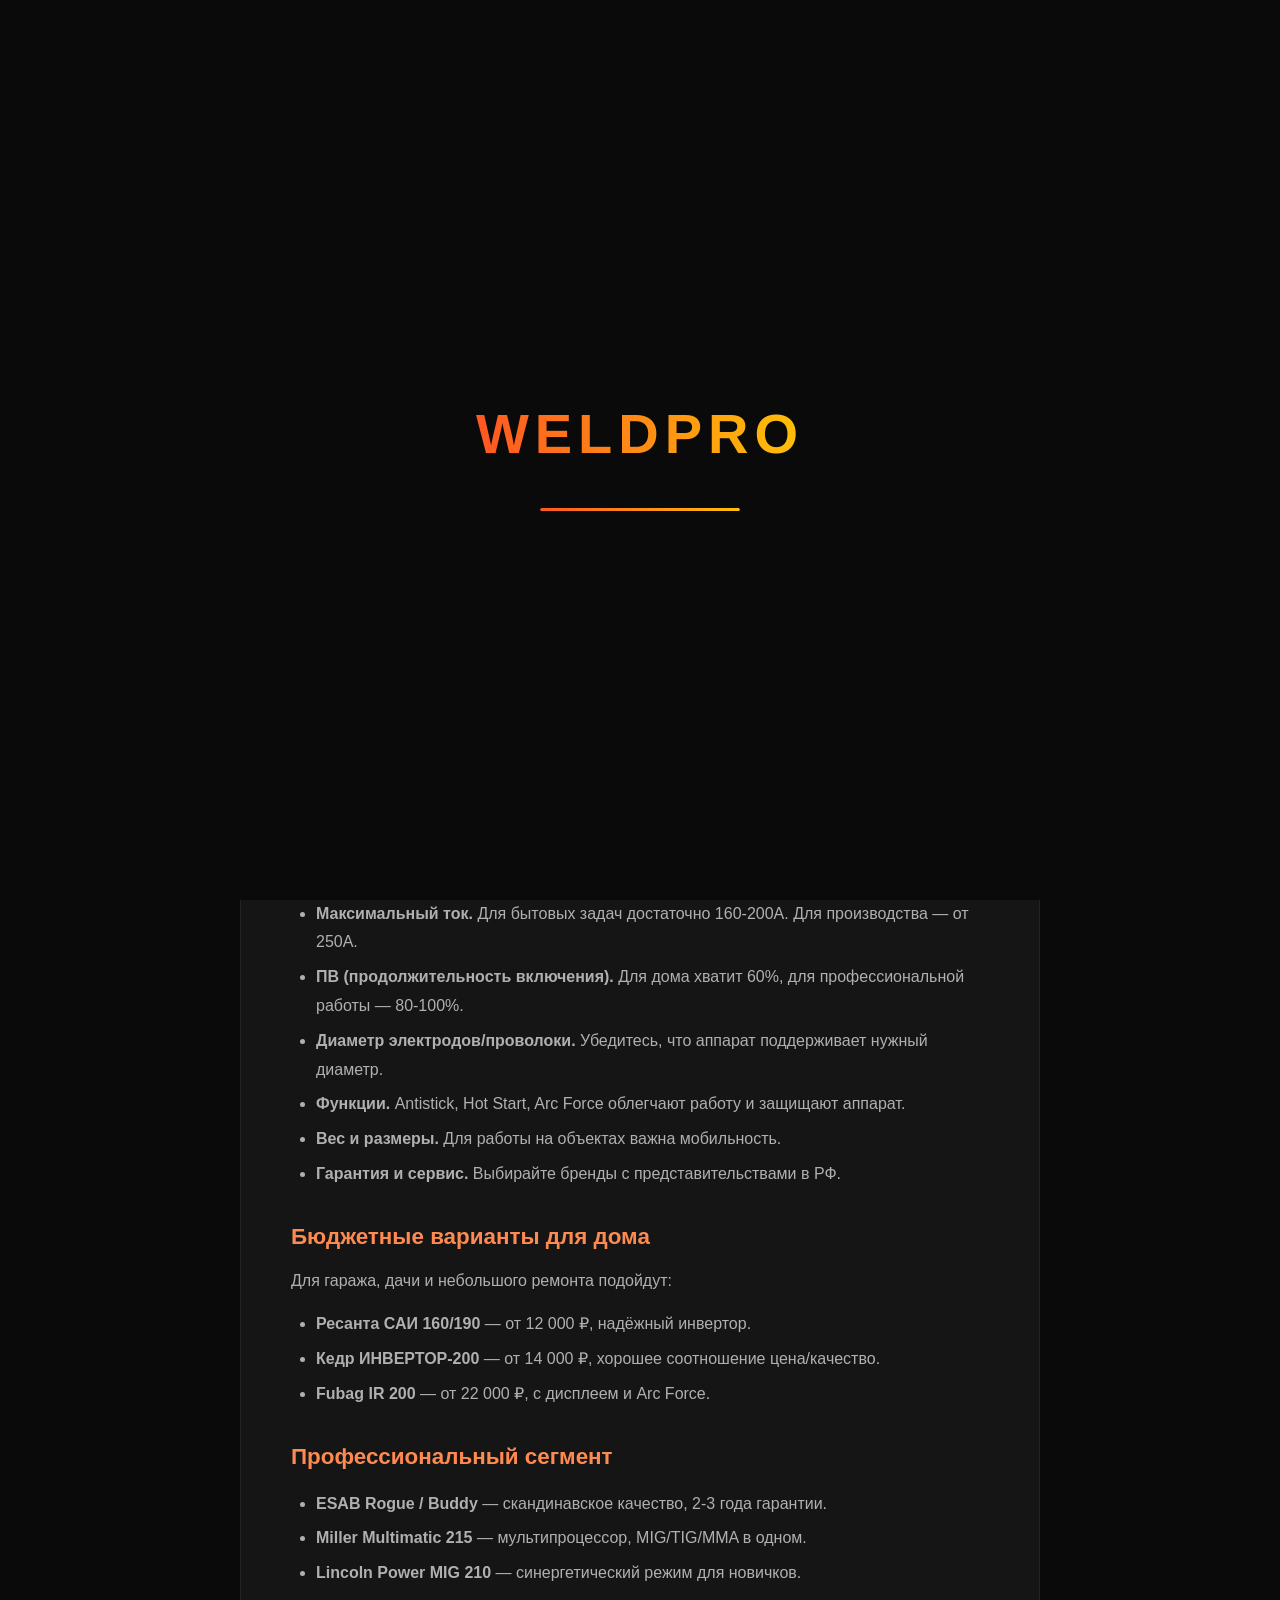
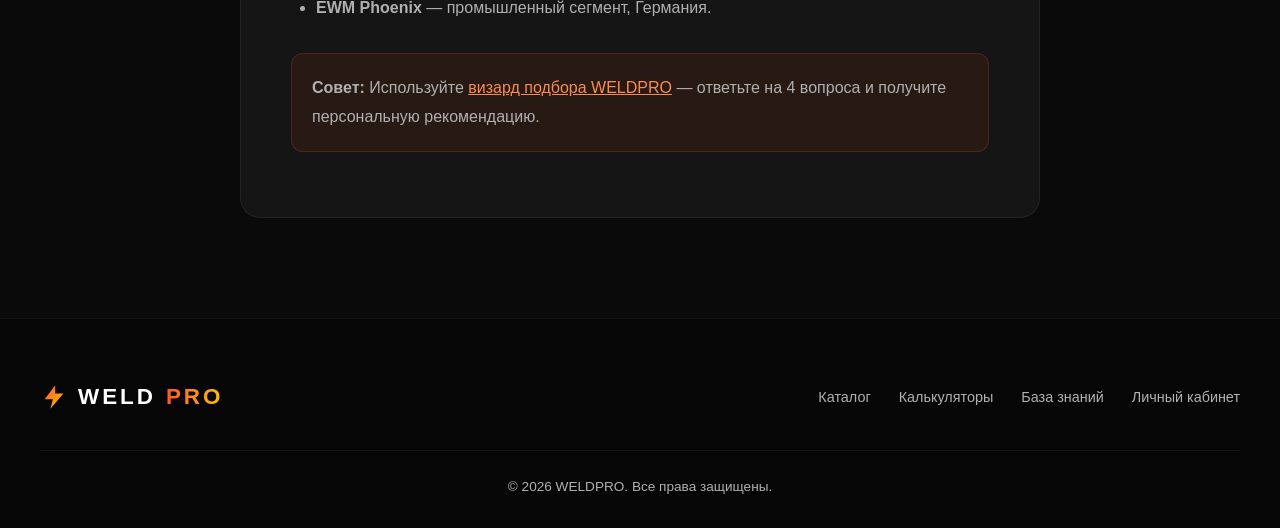
<file: article-vybor-svarochnogo-apparata.html>
<!DOCTYPE html>
<html lang="ru">
<head>
  <meta charset="UTF-8" />
  <meta name="viewport" content="width=device-width, initial-scale=1.0" />
  <title>Как выбрать сварочный аппарат для дома и работы | WELDPRO</title>
  <meta name="description" content="Сравнение MMA, MIG/MAG и TIG. На что обращать внимание при покупке: ток, ПВ, бренды, цена-качество. Руководство по выбору сварочного аппарата." />
  <meta name="keywords" content="выбрать сварочный аппарат, какой аппарат купить, сварка для дома, сравнение сварочных аппаратов" />
  <link rel="stylesheet" href="css/styles.css" />
</head>
<body>
  <div class="loader" id="loader"><div class="loader-logo">WELDPRO</div><div class="loader-bar"><div class="loader-bar-fill"></div></div></div>
  <div class="bg-anim"></div>

  <nav class="navbar" id="navbar">
    <a href="index.html" class="nav-logo"><div class="nav-logo-icon"><svg viewBox="0 0 24 24" width="28" height="28"><path d="M13 2 L4 14 L11 14 L9 22 L20 9 L13 9 Z" fill="url(#g-primary)"/></svg></div>WELD<span>PRO</span></a>
    <ul class="nav-links" id="navLinks">
      <li><a href="index.html">Главная</a></li><li><a href="catalog.html">Каталог</a></li><li><a href="calculators.html">Калькуляторы</a></li><li><a href="wiki.html">База знаний</a></li><li><a href="account.html">Личный кабинет</a></li>
    </ul>
    <div class="nav-right">
      <button class="theme-btn" onclick="toggleTheme()"><svg viewBox="0 0 24 24" width="20" height="20"><path d="M21 12.8A9 9 0 1 1 11.2 3a7 7 0 0 0 9.8 9.8z" fill="currentColor"/></svg></button>
      <div class="burger" id="burger" onclick="toggleBurger()"><span></span><span></span><span></span></div>
    </div>
  </nav>

  <section class="section" style="padding-top:120px;">
    <div class="container">
      <div class="breadcrumbs reveal"><a href="index.html">Главная</a><span>/</span><a href="wiki.html">База знаний</a><span>/</span><span>Выбор сварочного аппарата</span></div>
      <article class="seo-article reveal">
        <h1>Как выбрать сварочный аппарат для дома и работы</h1>
        <div class="meta">12 минут чтения · Обновлено 15 августа 2026 · WELDPRO</div>
        <p>Выбор сварочного аппарата — ответственная задача, от которой зависит качество работ, удобство и безопасность. В этой статье мы сравним три основных метода сварки, разберём ключевые характеристики и дадим рекомендации по выбору под конкретные задачи.</p>

        <h2>MMA, MIG/MAG или TIG — что выбрать</h2>
        <p>Каждый метод имеет свои сильные и слабые стороны. Выбор зависит от типа работ, материалов, опыта сварщика и бюджета.</p>
        <ul>
          <li><strong>MMA (ручная дуговая)</strong> — самый доступный и универсальный метод. Подходит для стали, работает на улице, не требует газа. Минусы: брызги, шлак, менее красивый шов.</li>
          <li><strong>MIG/MAG (полуавтомат)</strong> — высокая скорость, чистый шов, минимум брызг. Требует газа и проволоки. Хорош для серийной работы.</li>
          <li><strong>TIG (аргон)</strong> — самый чистый и точный шов. Идеален для тонкого металла, алюминия, нержавейки. Требует навыков и дороже.</li>
        </ul>

        <h2>На что обращать внимание при покупке</h2>
        <ul>
          <li><strong>Максимальный ток.</strong> Для бытовых задач достаточно 160-200А. Для производства — от 250А.</li>
          <li><strong>ПВ (продолжительность включения).</strong> Для дома хватит 60%, для профессиональной работы — 80-100%.</li>
          <li><strong>Диаметр электродов/проволоки.</strong> Убедитесь, что аппарат поддерживает нужный диаметр.</li>
          <li><strong>Функции.</strong> Antistick, Hot Start, Arc Force облегчают работу и защищают аппарат.</li>
          <li><strong>Вес и размеры.</strong> Для работы на объектах важна мобильность.</li>
          <li><strong>Гарантия и сервис.</strong> Выбирайте бренды с представительствами в РФ.</li>
        </ul>

        <h2>Бюджетные варианты для дома</h2>
        <p>Для гаража, дачи и небольшого ремонта подойдут:</p>
        <ul>
          <li><strong>Ресанта САИ 160/190</strong> — от 12 000 ₽, надёжный инвертор.</li>
          <li><strong>Кедр ИНВЕРТОР-200</strong> — от 14 000 ₽, хорошее соотношение цена/качество.</li>
          <li><strong>Fubag IR 200</strong> — от 22 000 ₽, с дисплеем и Arc Force.</li>
        </ul>

        <h2>Профессиональный сегмент</h2>
        <ul>
          <li><strong>ESAB Rogue / Buddy</strong> — скандинавское качество, 2-3 года гарантии.</li>
          <li><strong>Miller Multimatic 215</strong> — мультипроцессор, MIG/TIG/MMA в одном.</li>
          <li><strong>Lincoln Power MIG 210</strong> — синергетический режим для новичков.</li>
          <li><strong>EWM Phoenix</strong> — промышленный сегмент, Германия.</li>
        </ul>

        <p style="margin-top:30px;padding:20px;background:rgba(255,87,34,0.08);border-radius:12px;border:1px solid rgba(255,87,34,0.2);"><strong>Совет:</strong> Используйте <a href="calculators.html" style="color:var(--primary-light);">визард подбора WELDPRO</a> — ответьте на 4 вопроса и получите персональную рекомендацию.</p>
      </article>
    </div>
  </section>

  <footer class="footer">
    <div class="footer-content">
      <a href="index.html" class="footer-logo"><svg viewBox="0 0 24 24" width="28" height="28"><path d="M13 2 L4 14 L11 14 L9 22 L20 9 L13 9 Z" fill="url(#g-primary)"/></svg>WELD<span>PRO</span></a>
      <div class="footer-links"><a href="catalog.html">Каталог</a><a href="calculators.html">Калькуляторы</a><a href="wiki.html">База знаний</a><a href="account.html">Личный кабинет</a></div>
    </div>
    <div class="footer-bottom">&copy; 2026 WELDPRO. Все права защищены.</div>
  </footer>
  <button class="scroll-top" id="scrollTop" onclick="scrollToTop()"><svg viewBox="0 0 24 24"><path d="M12 19V5 M5 12l7-7 7 7" stroke="white" stroke-width="2" fill="none" stroke-linecap="round" stroke-linejoin="round"/></svg></button>

  <script src="js/app.js"></script>
</body>
</html>
</file>
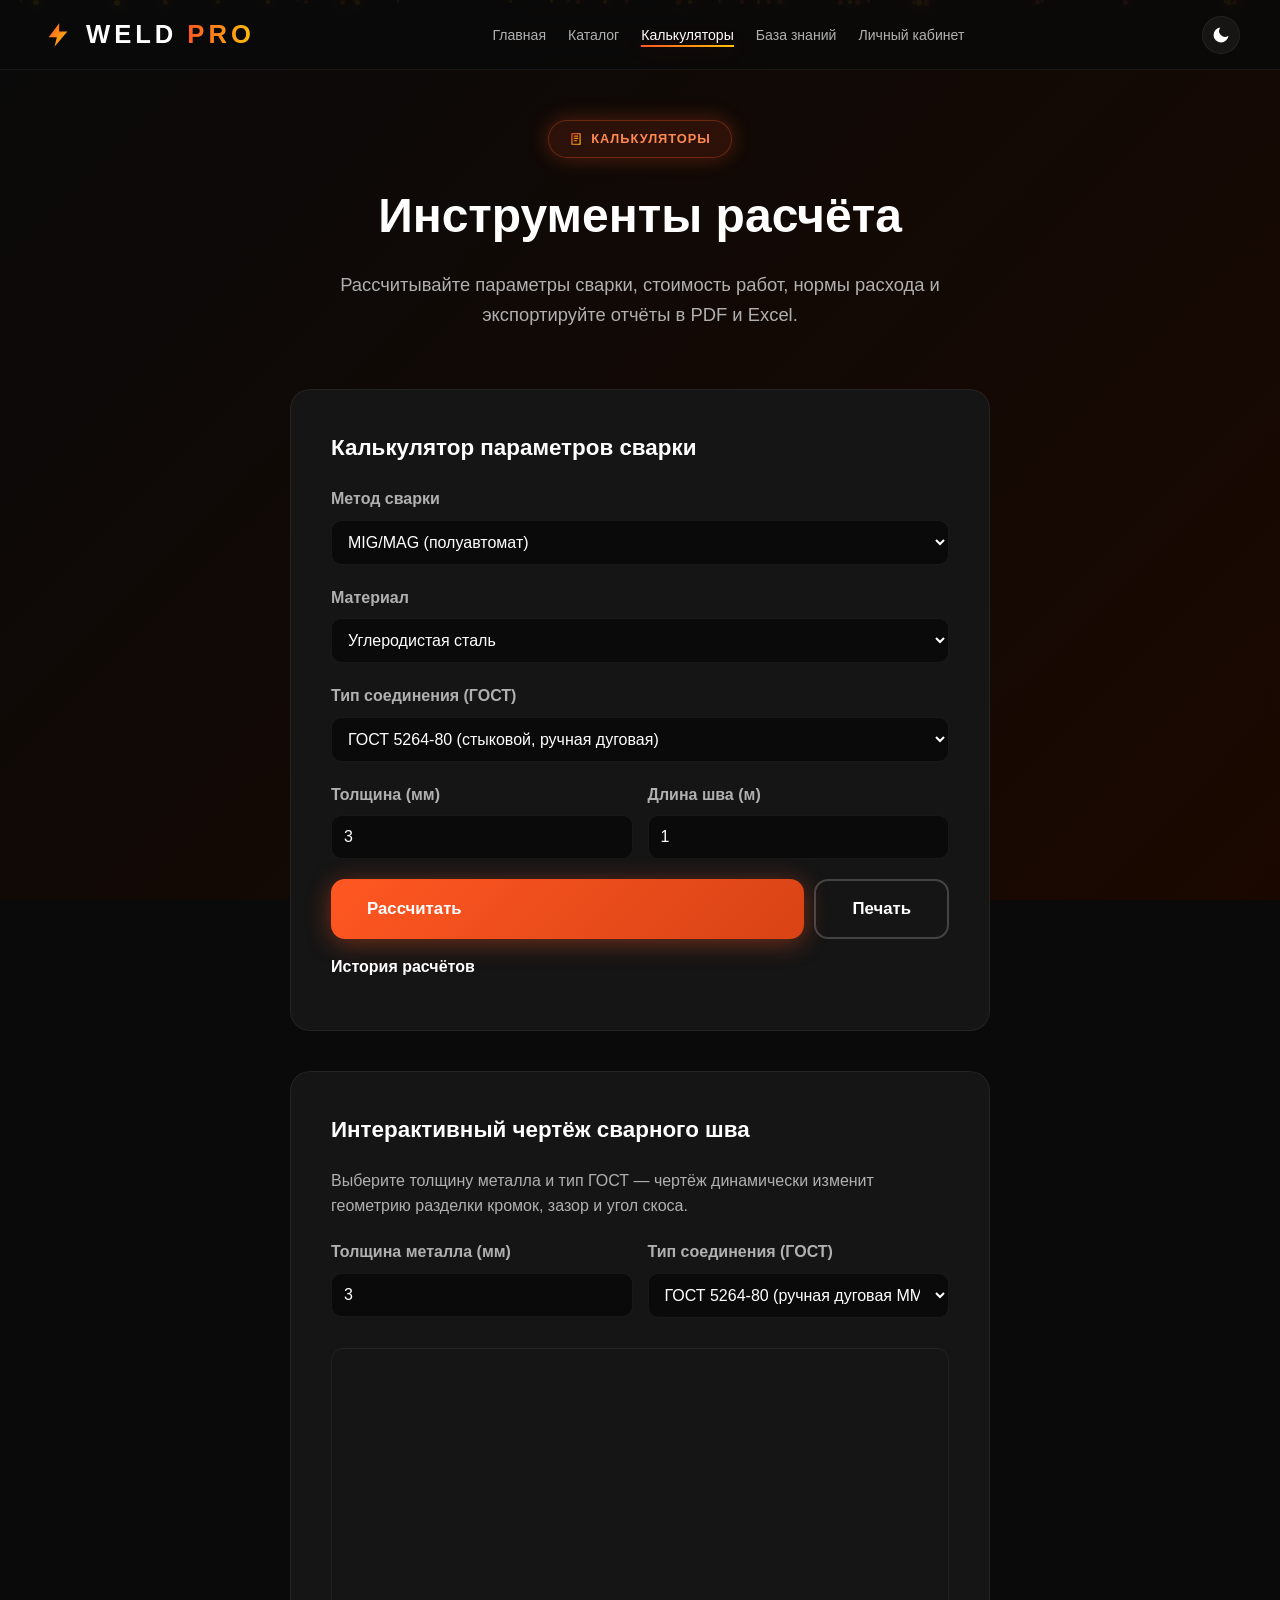
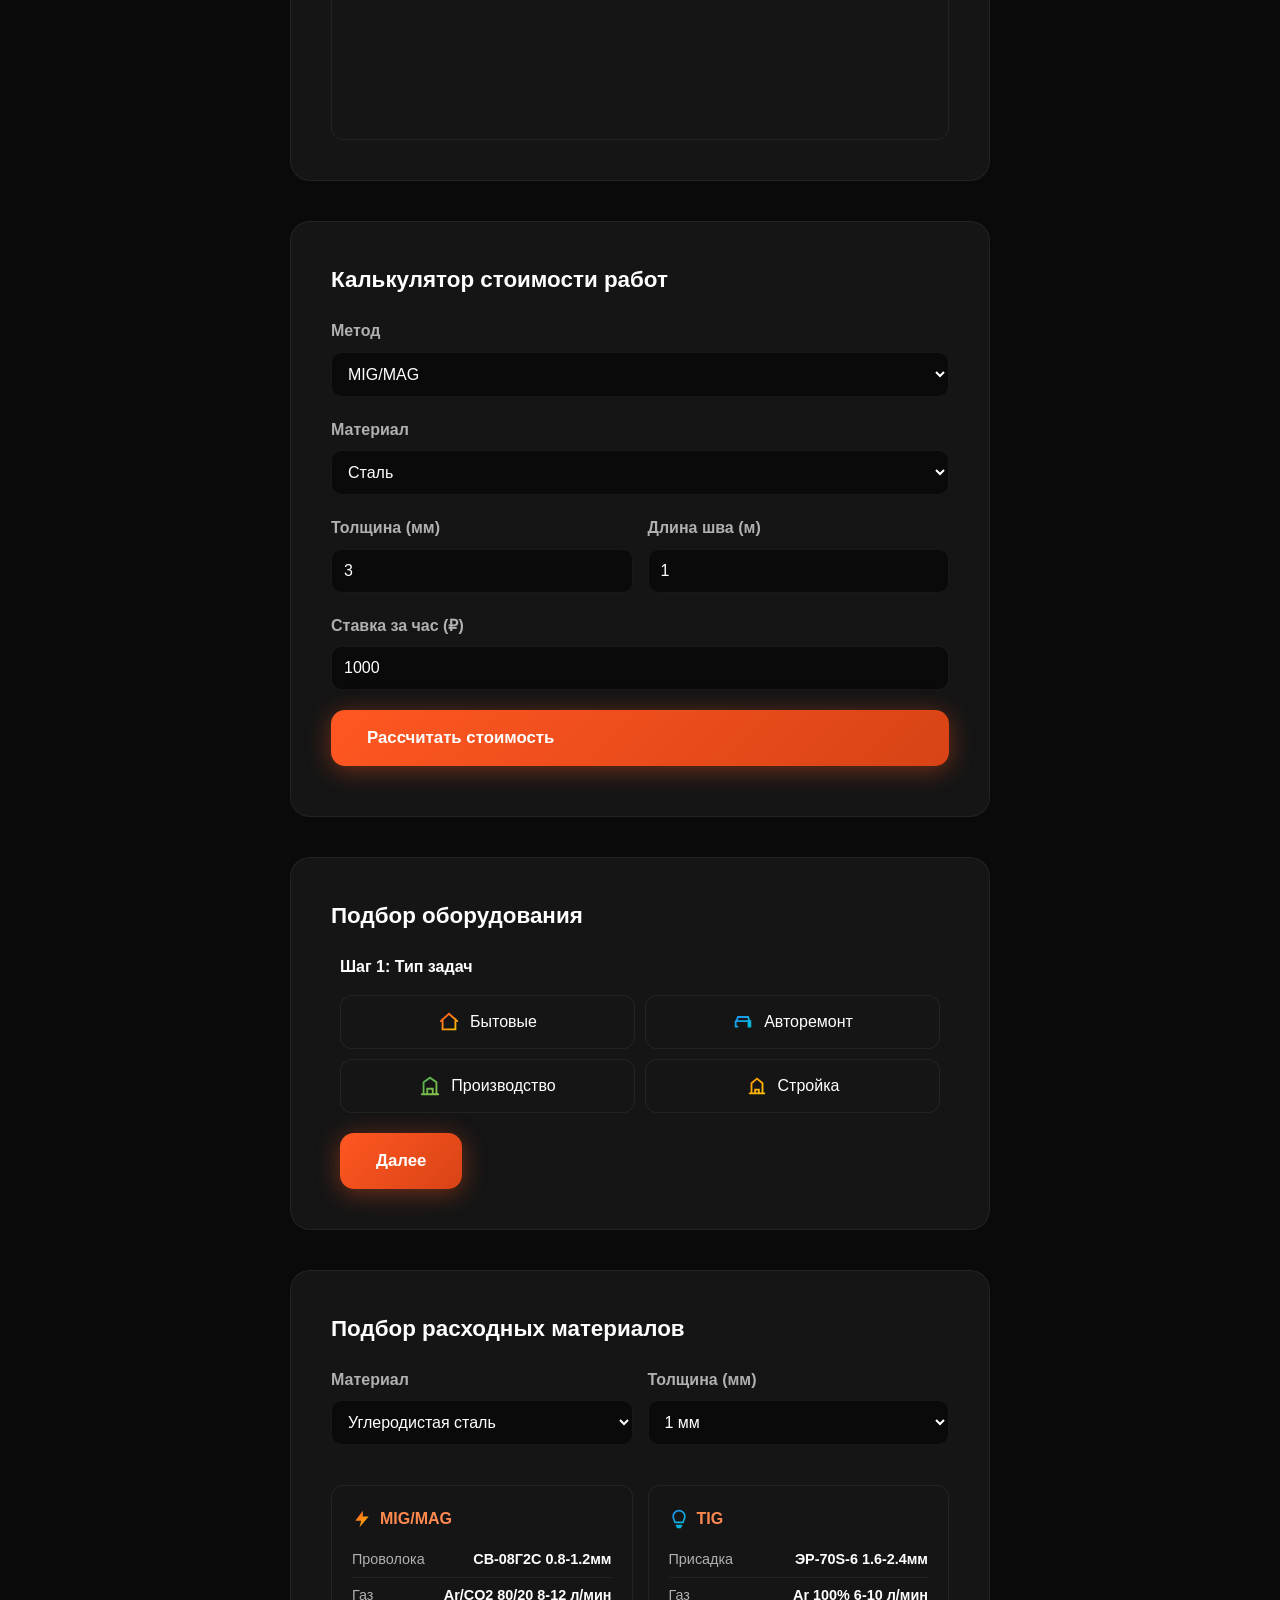
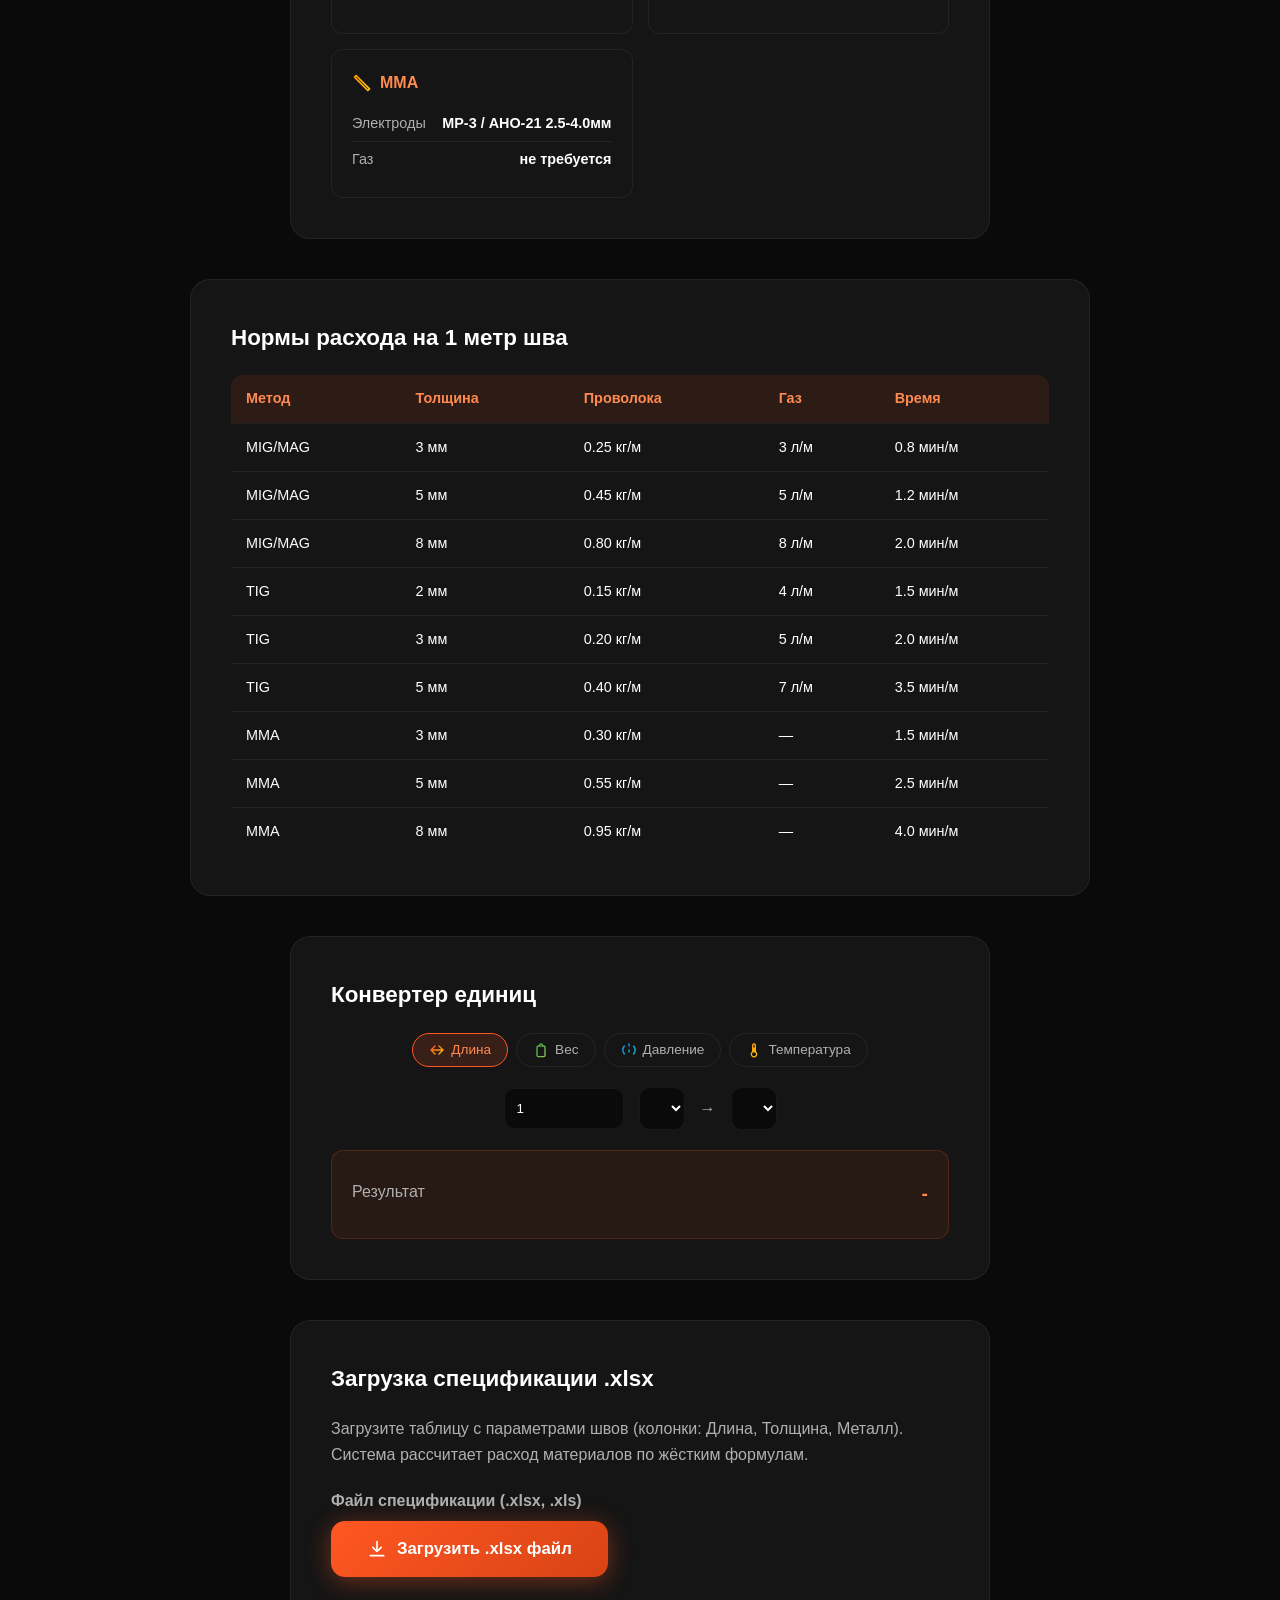
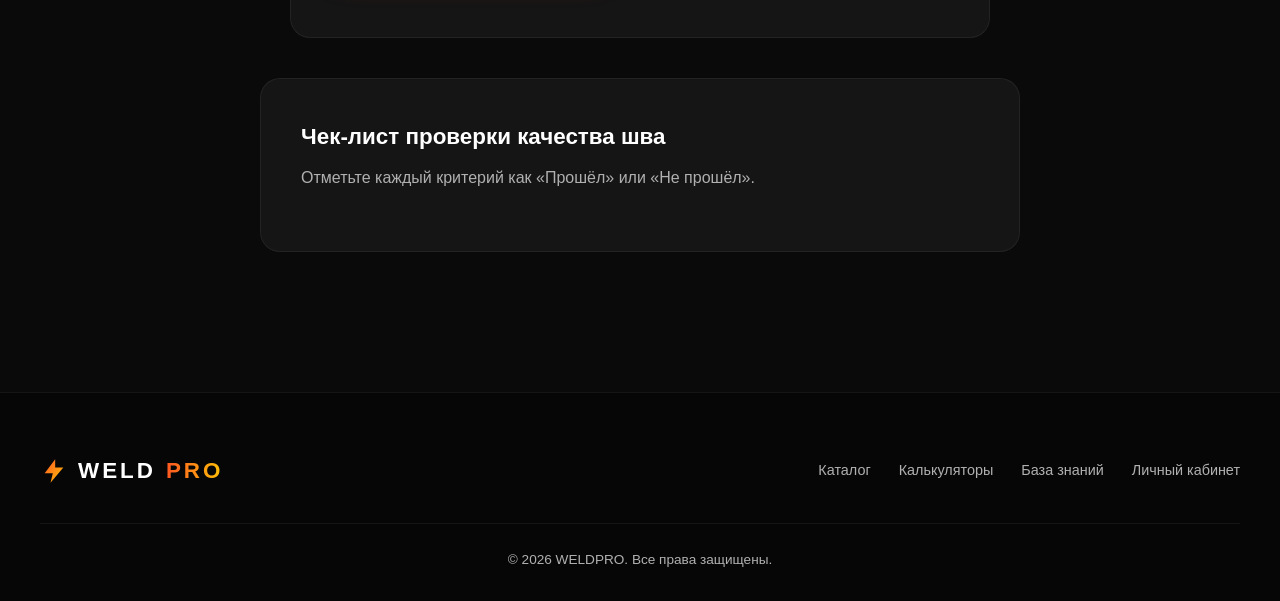
<file: calculators.html>
<!DOCTYPE html>
<html lang="ru">
<head>
  <meta charset="UTF-8" />
  <meta name="viewport" content="width=device-width, initial-scale=1.0" />
  <title>Калькуляторы сварки — WELDPRO | Расчёт параметров, стоимости, норм</title>
  <meta name="description" content="Бесплатные калькуляторы сварки: параметры MIG/MAG, TIG, MMA, стоимость работ, расход материалов, конвертер единиц, чек-лист качества шва." />
  <meta name="keywords" content="калькулятор сварки, расчёт параметров сварки, стоимость сварки, нормы расхода, MIG, TIG, MMA" />
  <link rel="manifest" href="manifest.json" />
  <link rel="stylesheet" href="css/styles.css" />
</head>
<body>
  <div class="loader" id="loader"><div class="loader-logo">WELDPRO</div><div class="loader-bar"><div class="loader-bar-fill"></div></div></div>
  <div class="bg-anim"></div>
  <div class="sparks" id="sparks"></div>

  <nav class="navbar" id="navbar">
    <a href="index.html" class="nav-logo">
      <div class="nav-logo-icon"><svg viewBox="0 0 24 24" width="28" height="28"><path d="M13 2 L4 14 L11 14 L9 22 L20 9 L13 9 Z" fill="url(#g-primary)"/></svg></div>
      WELD<span>PRO</span>
    </a>
    <ul class="nav-links" id="navLinks">
      <li><a href="index.html">Главная</a></li>
      <li><a href="catalog.html">Каталог</a></li>
      <li><a href="calculators.html" class="active">Калькуляторы</a></li>
      <li><a href="wiki.html">База знаний</a></li>
      <li><a href="account.html">Личный кабинет</a></li>
    </ul>
    <div class="nav-right">
      <button class="theme-btn" onclick="toggleTheme()"><svg viewBox="0 0 24 24" width="20" height="20"><path d="M21 12.8A9 9 0 1 1 11.2 3a7 7 0 0 0 9.8 9.8z" fill="currentColor"/></svg></button>
      <div class="burger" id="burger" onclick="toggleBurger()"><span></span><span></span><span></span></div>
    </div>
  </nav>

  <section class="section" style="padding-top:120px;">
    <div class="container">
      <div class="section-header reveal">
        <div class="section-tag"><svg viewBox="0 0 24 24" width="14" height="14"><path d="M5 3h14v18H5z M9 7h6 M9 11h6 M9 15h4" stroke="url(#g-primary)" stroke-width="2" fill="none" stroke-linecap="round"/></svg>Калькуляторы</div>
        <h1 class="section-title">Инструменты расчёта</h1>
        <p class="section-desc">Рассчитывайте параметры сварки, стоимость работ, нормы расхода и экспортируйте отчёты в PDF и Excel.</p>
      </div>

      <!-- Welding Parameters Calculator -->
      <div class="tool-card reveal" style="margin-bottom:40px;">
        <h3 style="font-size:1.4rem;font-weight:700;margin-bottom:20px;">Калькулятор параметров сварки</h3>
        <div class="form-group"><label>Метод сварки</label><select id="calc-method"><option value="mig">MIG/MAG (полуавтомат)</option><option value="tig">TIG (аргон)</option><option value="mma">MMA (ручная дуговая)</option></select></div>
        <div class="form-group"><label>Материал</label><select id="calc-material"><option value="steel">Углеродистая сталь</option><option value="stainless">Нержавеющая сталь</option><option value="aluminum">Алюминий</option><option value="titanium">Титан</option></select></div>
        <div class="form-group"><label>Тип соединения (ГОСТ)</label><select id="calc-gost" onchange="updateWeldDiagram()"><option value="gost5264">ГОСТ 5264-80 (стыковой, ручная дуговая)</option><option value="gost14771">ГОСТ 14771-76 (стыковой, полуавтомат)</option></select></div>
        <div style="display:flex;gap:15px;flex-wrap:wrap;">
          <div class="form-group" style="flex:1;min-width:150px;"><label>Толщина (мм)</label><input type="number" id="calc-thickness" value="3" min="0.5" max="50" step="0.5" oninput="updateWeldDiagram()" /></div>
          <div class="form-group" style="flex:1;min-width:150px;"><label>Длина шва (м)</label><input type="number" id="calc-length" value="1" min="0.1" step="0.1" /></div>
        </div>
        <div style="display:flex;gap:10px;flex-wrap:wrap;">
          <button class="btn btn-primary" style="flex:1;" onclick="calcWelding()">Рассчитать</button>
          <button class="btn btn-outline" onclick="printCalc()">Печать</button>
        </div>
        <div class="results" id="calc-results">
          <h4 style="margin-bottom:12px;">Результаты расчёта</h4>
          <div id="calcResultsContent">
            <div class="result-row"><span class="result-label">Сила тока</span><span class="result-val" id="r-current">-</span></div>
            <div class="result-row"><span class="result-label">Диаметр</span><span class="result-val" id="r-diameter">-</span></div>
            <div class="result-row"><span class="result-label">Расход газа</span><span class="result-val" id="r-gas">-</span></div>
            <div class="result-row"><span class="result-label">Напряжение</span><span class="result-val" id="r-voltage">-</span></div>
            <div class="result-row"><span class="result-label">Скорость</span><span class="result-val" id="r-speed">-</span></div>
            <div class="result-row"><span class="result-label">Проволока</span><span class="result-val" id="r-wire">-</span></div>
            <div class="result-row"><span class="result-label">Время</span><span class="result-val" id="r-time">-</span></div>
          </div>
          <div class="export-btns">
            <button class="export-btn pdf" onclick="exportToPDF('Технологическая карта сварки','calcResultsContent')">Экспорт PDF</button>
            <button class="export-btn excel" onclick="exportToExcel('Параметры сварки','calcResultsContent')">Экспорт Excel</button>
            <button class="export-btn pdf" onclick="exportWPS()" title="Официальный бланк по нормам НАКС">Экспорт WPS-карты (НАКС)</button>
          </div>
        </div>
        <div style="margin-top:15px;"><h4 style="margin-bottom:10px;">История расчётов</h4><div id="calcHistory"></div></div>
      </div>

      <!-- Interactive Weld SVG Drawing -->
      <div class="tool-card reveal" style="margin-bottom:40px;">
        <h3 style="font-size:1.4rem;font-weight:700;margin-bottom:20px;">Интерактивный чертёж сварного шва</h3>
        <p style="color:var(--text-muted);margin-bottom:20px;">Выберите толщину металла и тип ГОСТ — чертёж динамически изменит геометрию разделки кромок, зазор и угол скоса.</p>
        <div style="display:flex;gap:15px;flex-wrap:wrap;">
          <div class="form-group" style="flex:1;min-width:160px;">
            <label>Толщина металла (мм)</label>
            <input type="number" id="svg-thickness" value="3" min="1" max="50" step="0.5" oninput="updateWeldSVG()" />
          </div>
          <div class="form-group" style="flex:1;min-width:220px;">
            <label>Тип соединения (ГОСТ)</label>
            <select id="svg-gost" onchange="updateWeldSVG()">
              <option value="5264">ГОСТ 5264-80 (ручная дуговая MMA)</option>
              <option value="14771">ГОСТ 14771-76 (в защитном газе MIG/MAG)</option>
            </select>
          </div>
        </div>
        <div class="weld-svg-wrap" style="background:var(--card);border:1px solid var(--border);border-radius:12px;padding:20px;margin-top:10px;">
          <svg id="weldSVG" viewBox="0 0 460 280" width="100%" height="auto" style="display:block;max-width:640px;margin:0 auto;"></svg>
        </div>
        <div class="results" style="margin-top:15px;">
          <div id="weldSVGInfo">
            <div class="result-row"><span class="result-label">Тип разделки</span><span class="result-val" id="svg-bevel-type">-</span></div>
            <div class="result-row"><span class="result-label">Зазор (b)</span><span class="result-val" id="svg-gap">-</span></div>
            <div class="result-row"><span class="result-label">Угол скоса</span><span class="result-val" id="svg-angle">-</span></div>
            <div class="result-row"><span class="result-label">Притупление</span><span class="result-val" id="svg-root">-</span></div>
          </div>
        </div>
      </div>

      <!-- Cost Calculator -->
      <div class="tool-card reveal" style="margin-bottom:40px;">
        <h3 style="font-size:1.4rem;font-weight:700;margin-bottom:20px;">Калькулятор стоимости работ</h3>
        <div class="form-group"><label>Метод</label><select id="cost-method"><option value="mig">MIG/MAG</option><option value="tig">TIG</option><option value="mma">MMA</option></select></div>
        <div class="form-group"><label>Материал</label><select id="cost-material"><option value="steel">Сталь</option><option value="stainless">Нержавейка</option><option value="aluminum">Алюминий</option></select></div>
        <div style="display:flex;gap:15px;flex-wrap:wrap;">
          <div class="form-group" style="flex:1;min-width:150px;"><label>Толщина (мм)</label><input type="number" id="cost-thickness" value="3" min="0.5" step="0.5" /></div>
          <div class="form-group" style="flex:1;min-width:150px;"><label>Длина шва (м)</label><input type="number" id="cost-length" value="1" min="0.1" step="0.1" /></div>
        </div>
        <div class="form-group"><label>Ставка за час (₽)</label><input type="number" id="cost-rate" value="1000" /></div>
        <button class="btn btn-primary" style="width:100%;margin-bottom:10px;" onclick="calcCost()">Рассчитать стоимость</button>
        <div class="results" id="cost-results" style="display:none;">
          <h4 style="margin-bottom:12px;">Итоговая стоимость</h4>
          <div id="costResultsContent">
            <div class="result-row"><span class="result-label">Проволока</span><span class="result-val" id="c-wire">-</span></div>
            <div class="result-row"><span class="result-label">Газ</span><span class="result-val" id="c-gas">-</span></div>
            <div class="result-row"><span class="result-label">Работа</span><span class="result-val" id="c-labor">-</span></div>
            <div class="result-row"><span class="result-label" style="font-weight:700;color:var(--text);">ИТОГО</span><span class="result-val" id="c-total" style="font-size:1.4rem;">-</span></div>
          </div>
          <div class="export-btns">
            <button class="export-btn pdf" onclick="exportToPDF('Смета сварочных работ','costResultsContent')">Экспорт PDF</button>
            <button class="export-btn excel" onclick="exportToExcel('Смета сварки','costResultsContent')">Экспорт Excel</button>
          </div>
        </div>
      </div>

      <!-- Equipment Wizard -->
      <div class="tool-card reveal" style="margin-bottom:40px;">
        <h3 style="font-size:1.4rem;font-weight:700;margin-bottom:20px;">Подбор оборудования</h3>
        <div class="wizard">
          <div class="wizard-step active" id="wStep0">
            <h4 style="margin-bottom:15px;">Шаг 1: Тип задач</h4>
            <div class="wizard-grid cols-2">
              <button class="wizard-opt" data-q="task" data-v="home"><svg viewBox="0 0 24 24"><path d="M3 11l9-8 9 8 M5 9v11h14V9" stroke="url(#g-primary)" stroke-width="2" fill="none" stroke-linecap="round"/></svg>Бытовые</button>
              <button class="wizard-opt" data-q="task" data-v="auto"><svg viewBox="0 0 24 24"><path d="M5 11l1.5-4.5h11L19 11 M4 11h16v6h-2 M6 17H4v-6 M20 17h-2v-6" stroke="url(#g-blue)" stroke-width="2" fill="none" stroke-linecap="round"/></svg>Авторемонт</button>
              <button class="wizard-opt" data-q="task" data-v="production"><svg viewBox="0 0 24 24"><path d="M3 21h18 M5 21V8l7-5 7 5v13 M9 21v-6h6v6" stroke="url(#g-green)" stroke-width="2" fill="none" stroke-linecap="round"/></svg>Производство</button>
              <button class="wizard-opt" data-q="task" data-v="construction"><svg viewBox="0 0 24 24"><path d="M4 20h16 M6 20V9l6-5 6 5v11 M10 20v-4h4v4" stroke="url(#g-amber)" stroke-width="2" fill="none" stroke-linecap="round"/></svg>Стройка</button>
            </div>
          </div>
          <div class="wizard-step" id="wStep1">
            <h4 style="margin-bottom:15px;">Шаг 2: Бюджет</h4>
            <div class="wizard-grid cols-3">
              <button class="wizard-opt" data-q="budget" data-v="low">До 20к ₽</button>
              <button class="wizard-opt" data-q="budget" data-v="mid">20-60к ₽</button>
              <button class="wizard-opt" data-q="budget" data-v="high">60к+ ₽</button>
            </div>
          </div>
          <div class="wizard-step" id="wStep2">
            <h4 style="margin-bottom:15px;">Шаг 3: Материал</h4>
            <div class="wizard-grid cols-2">
              <button class="wizard-opt" data-q="material" data-v="steel">Сталь</button>
              <button class="wizard-opt" data-q="material" data-v="stainless">Нержавейка</button>
              <button class="wizard-opt" data-q="material" data-v="aluminum">Алюминий</button>
              <button class="wizard-opt" data-q="material" data-v="mixed">Разные</button>
            </div>
          </div>
          <div class="wizard-step" id="wStep3">
            <h4 style="margin-bottom:15px;">Шаг 4: Опыт</h4>
            <div class="wizard-grid cols-3">
              <button class="wizard-opt" data-q="experience" data-v="beginner">Новичок</button>
              <button class="wizard-opt" data-q="experience" data-v="intermediate">Средний</button>
              <button class="wizard-opt" data-q="experience" data-v="pro">Профи</button>
            </div>
          </div>
          <div class="wizard-step" id="wStep4"><div id="wizardResult"></div></div>
          <div class="wizard-nav">
            <button class="btn btn-outline" id="wPrev" onclick="wizardPrev()" style="display:none;">Назад</button>
            <button class="btn btn-primary" id="wNext" onclick="wizardNext()">Далее</button>
          </div>
        </div>
      </div>

      <!-- Consumables -->
      <div class="tool-card reveal" style="margin-bottom:40px;">
        <h3 style="font-size:1.4rem;font-weight:700;margin-bottom:20px;">Подбор расходных материалов</h3>
        <div style="display:flex;gap:15px;flex-wrap:wrap;">
          <div class="form-group" style="flex:1;min-width:200px;"><label>Материал</label><select id="con-material" onchange="renderConsumables()"><option value="steel">Углеродистая сталь</option><option value="stainless">Нержавеющая сталь</option><option value="aluminum">Алюминий</option><option value="titanium">Титан</option><option value="copper">Медь</option></select></div>
          <div class="form-group" style="flex:1;min-width:200px;"><label>Толщина (мм)</label><select id="con-thickness" onchange="renderConsumables()"><option value="1">1 мм</option><option value="2">2 мм</option><option value="3">3 мм</option><option value="5">5 мм</option><option value="8">8 мм</option><option value="12">12 мм</option><option value="20">20 мм</option></select></div>
        </div>
        <div class="consumables-grid" id="consumablesGrid"></div>
      </div>

      <!-- Norms -->
      <div class="tool-card reveal" style="margin-bottom:40px;max-width:900px;">
        <h3 style="font-size:1.4rem;font-weight:700;margin-bottom:20px;">Нормы расхода на 1 метр шва</h3>
        <table class="norm-table" id="normTable"></table>
      </div>

      <!-- Converter -->
      <div class="tool-card reveal" style="margin-bottom:40px;">
        <h3 style="font-size:1.4rem;font-weight:700;margin-bottom:20px;">Конвертер единиц</h3>
        <div class="conv-tabs">
          <button class="conv-tab active" onclick="setConvTab('length',this)"><svg viewBox="0 0 24 24"><path d="M3 12h18 M9 6l-6 6 6 6 M15 6l6 6-6 6" stroke="url(#g-primary)" stroke-width="2" fill="none" stroke-linecap="round"/></svg>Длина</button>
          <button class="conv-tab" onclick="setConvTab('weight',this)"><svg viewBox="0 0 24 24"><path d="M12 3a2 2 0 0 1 2 2c0 .4-.1.7-.3 1H16a2 2 0 0 1 2 2v12a2 2 0 0 1-2 2H8a2 2 0 0 1-2-2V8a2 2 0 0 1 2-2h2.3A2 2 0 0 1 10 5a2 2 0 0 1 2-2z" stroke="url(#g-green)" stroke-width="2" fill="none"/></svg>Вес</button>
          <button class="conv-tab" onclick="setConvTab('pressure',this)"><svg viewBox="0 0 24 24"><path d="M12 3v3 M12 12v3 M5 6a10 10 0 0 0 0 12 M19 6a10 10 0 0 1 0 12" stroke="url(#g-blue)" stroke-width="2" fill="none" stroke-linecap="round"/></svg>Давление</button>
          <button class="conv-tab" onclick="setConvTab('temp',this)"><svg viewBox="0 0 24 24"><path d="M14 14.8V5a2 2 0 0 0-4 0v9.8a4 4 0 1 0 4 0z M12 9v6" stroke="url(#g-amber)" stroke-width="2" fill="none" stroke-linecap="round"/></svg>Температура</button>
        </div>
        <div class="conv-row">
          <input type="number" id="convInput" value="1" oninput="convert()" />
          <select id="convFrom" onchange="convert()"></select>
          <span style="color:var(--text-muted);">&#8594;</span>
          <select id="convTo" onchange="convert()"></select>
        </div>
        <div class="results" id="convResult" style="display:block;">
          <div class="result-row"><span class="result-label">Результат</span><span class="result-val" id="convOut" style="font-size:1.2rem;">-</span></div>
        </div>
      </div>

      <!-- XLSX Spec Import -->
      <div class="tool-card reveal" style="margin-bottom:40px;">
        <h3 style="font-size:1.4rem;font-weight:700;margin-bottom:20px;">Загрузка спецификации .xlsx</h3>
        <p style="color:var(--text-muted);margin-bottom:20px;">Загрузите таблицу с параметрами швов (колонки: Длина, Толщина, Металл). Система рассчитает расход материалов по жёстким формулам.</p>
        <div class="form-group">
          <label>Файл спецификации (.xlsx, .xls)</label>
          <input type="file" id="xlsxFileInput" accept=".xlsx,.xls" style="display:none;" onchange="handleXlsxUpload(event)" />
          <button class="btn btn-primary" onclick="document.getElementById('xlsxFileInput').click()">
            <svg viewBox="0 0 24 24" width="18" height="18"><path d="M12 3v12 M7 10l5 5 5-5 M4 20h16" stroke="white" stroke-width="2" fill="none" stroke-linecap="round" stroke-linejoin="round"/></svg>
            Загрузить .xlsx файл
          </button>
        </div>
        <div id="xlsxPreview" style="display:none;margin-top:20px;">
          <h4 style="margin-bottom:10px;">Предпросмотр данных</h4>
          <div style="overflow-x:auto;"><table class="norm-table" id="xlsxTable"></table></div>
          <div class="results" style="margin-top:20px;">
            <h4 style="margin-bottom:12px;">Итоговый расчёт</h4>
            <div id="xlsxResultsContent">
              <div class="result-row"><span class="result-label">Всего швов</span><span class="result-val" id="xlsx-shov-count">-</span></div>
              <div class="result-row"><span class="result-label">Проволока (суммарно)</span><span class="result-val" id="xlsx-wire-total" style="color:var(--primary-light);font-size:1.2rem;">-</span></div>
              <div class="result-row"><span class="result-label">Газ (суммарно)</span><span class="result-val" id="xlsx-gas-total" style="color:var(--primary-light);font-size:1.2rem;">-</span></div>
              <div class="result-row"><span class="result-label">Общая длина швов</span><span class="result-val" id="xlsx-length-total" style="color:var(--primary-light);font-size:1.2rem;">-</span></div>
            </div>
            <div class="export-btns">
              <button class="export-btn pdf" onclick="exportXlsxPDF()">Экспорт PDF</button>
              <button class="export-btn excel" onclick="exportXlsxResult()">Экспорт Excel</button>
            </div>
          </div>
        </div>
      </div>

      <!-- Checklist -->
      <div class="tool-card reveal" style="max-width:760px;margin-bottom:40px;">
        <h3 style="font-size:1.4rem;font-weight:700;margin-bottom:10px;">Чек-лист проверки качества шва</h3>
        <p style="color:var(--text-muted);margin-bottom:20px;">Отметьте каждый критерий как «Прошёл» или «Не прошёл».</p>
        <div id="checklistItems"></div>
        <div class="results" id="checklistResult" style="margin-top:20px;display:none;">
          <h4 style="margin-bottom:10px;">Результат проверки</h4>
          <div id="checklistResultsContent">
            <div class="result-row"><span class="result-label">Всего</span><span class="result-val" id="cl-total">0</span></div>
            <div class="result-row"><span class="result-label">Прошло</span><span class="result-val" id="cl-pass" style="color:#4CAF50;">0</span></div>
            <div class="result-row"><span class="result-label">Не прошло</span><span class="result-val" id="cl-fail" style="color:#f44336;">0</span></div>
            <div class="result-row"><span class="result-label">Итог</span><span class="result-val" id="cl-verdict">-</span></div>
          </div>
          <div class="export-btns">
            <button class="export-btn pdf" onclick="exportToPDF('Чек-лист качества шва','checklistResultsContent')">Экспорт PDF</button>
            <button class="export-btn excel" onclick="exportToExcel('Чек-лист','checklistResultsContent')">Экспорт Excel</button>
          </div>
        </div>
      </div>
    </div>
  </section>

  <footer class="footer">
    <div class="footer-content">
      <a href="index.html" class="footer-logo"><svg viewBox="0 0 24 24" width="28" height="28"><path d="M13 2 L4 14 L11 14 L9 22 L20 9 L13 9 Z" fill="url(#g-primary)"/></svg>WELD<span>PRO</span></a>
      <div class="footer-links">
        <a href="catalog.html">Каталог</a><a href="calculators.html">Калькуляторы</a><a href="wiki.html">База знаний</a><a href="account.html">Личный кабинет</a>
      </div>
    </div>
    <div class="footer-bottom">&copy; 2026 WELDPRO. Все права защищены.</div>
  </footer>

  <div class="modal-overlay" id="modalOverlay" onclick="if(event.target===this)closeModal()">
    <div class="modal"><button class="modal-close" onclick="closeModal()">&#10005;</button><div id="modalBody"></div></div>
  </div>
  <button class="scroll-top" id="scrollTop" onclick="scrollToTop()"><svg viewBox="0 0 24 24"><path d="M12 19V5 M5 12l7-7 7 7" stroke="white" stroke-width="2" fill="none" stroke-linecap="round" stroke-linejoin="round"/></svg></button>

  <script src="js/app.js"></script>
  <script>
    // === Calculator ===
    let lastCalc = null;
    function calcWelding() {
      const m = document.getElementById('calc-method').value;
      const mat = document.getElementById('calc-material').value;
      const t = parseFloat(document.getElementById('calc-thickness').value);
      const L = parseFloat(document.getElementById('calc-length').value);
      const matMult = mat === 'aluminum' ? 1.3 : mat === 'titanium' ? 1.2 : mat === 'stainless' ? 1.1 : 1.0;
      let cur, dia, gas, vol, speed, wire, time;
      if (m === 'mig') { cur = Math.round(t * 40 * matMult); dia = t <= 1 ? 0.6 : t <= 3 ? 0.8 : t <= 6 ? 1.0 : 1.2; gas = mat === 'aluminum' ? '10-15 л/мин (Ar)' : '8-12 л/мин (Ar/CO2)'; vol = Math.round(t * 2 + 14); speed = (cur / 100).toFixed(1); wire = (cur * 0.002 * L).toFixed(2); time = Math.round(L / speed * 60); }
      else if (m === 'tig') { cur = Math.round(t * 30 * matMult); dia = t <= 2 ? 1.6 : t <= 5 ? 2.4 : 3.2; gas = mat === 'aluminum' ? '12-18 л/мин (Ar, AC)' : '6-10 л/мин (Ar)'; vol = Math.round(t * 1.5 + 10); speed = (cur / 150).toFixed(2); wire = (cur * 0.0015 * L).toFixed(2); time = Math.round(L / speed * 60); }
      else { cur = Math.round(t * 35 * matMult); dia = t <= 3 ? 2.5 : t <= 5 ? 3.2 : t <= 8 ? 4.0 : 5.0; gas = 'не требуется'; vol = Math.round(t * 1.8 + 16); speed = (cur / 200).toFixed(2); wire = (cur * 0.0025 * L).toFixed(2); time = Math.round(L / speed * 60); }
      document.getElementById('r-current').textContent = cur + ' A';
      document.getElementById('r-diameter').textContent = dia + ' мм';
      document.getElementById('r-gas').textContent = gas;
      document.getElementById('r-voltage').textContent = vol + ' V';
      document.getElementById('r-speed').textContent = speed + ' м/мин';
      document.getElementById('r-wire').textContent = wire + ' кг';
      document.getElementById('r-time').textContent = time + ' мин';
      document.getElementById('calc-results').style.display = 'block';
      lastCalc = { method: m, material: mat, thickness: t, current: cur, length: L, diameter: dia, gas: gas, voltage: vol, speed: speed, wire: wire, time: time, gost: document.getElementById('calc-gost').value === 'gost5264' ? 'ГОСТ 5264-80' : 'ГОСТ 14771-76' };
      saveCalcHistory();
    }
    function saveCalcHistory() {
      const h = JSON.parse(localStorage.getItem('weldpro_calc_history') || '[]');
      h.unshift({ info: lastCalc.method.toUpperCase() + ' ' + lastCalc.thickness + 'мм -> ' + lastCalc.current + 'A', date: new Date().toLocaleDateString('ru-RU') });
      if (h.length > 8) h.length = 8;
      localStorage.setItem('weldpro_calc_history', JSON.stringify(h));
      renderCalcHistory();
    }
    function renderCalcHistory() {
      const h = JSON.parse(localStorage.getItem('weldpro_calc_history') || '[]');
      const el = document.getElementById('calcHistory');
      if (h.length === 0) { el.innerHTML = '<p style="color:var(--text-muted);">История пуста</p>'; return; }
      el.innerHTML = h.map(x => '<div class="calc-history-item"><span>' + x.info + '</span><span>' + x.date + '</span></div>').join('');
    }
    function printCalc() { if (!lastCalc) { alert('Сначала рассчитайте!'); return; } window.print(); }

    // === WPS Export (НАКС бланк) ===
    function exportWPS() {
      if (!lastCalc) { alert('Сначала выполните расчёт параметров сварки!'); return; }
      const c = lastCalc;
      const methodLabel = c.method === 'mig' ? 'MIG/MAG (РДС в защитных газах)' : c.method === 'tig' ? 'TIG (аргонодуговая)' : 'ММА (ручная дуговая)';
      const matLabel = { steel: 'Углеродистая сталь', stainless: 'Нержавеющая сталь', aluminum: 'Алюминий', titanium: 'Титан' }[c.material] || c.material;
      const gostLabel = c.gost === '14771' ? 'ГОСТ 14771-76' : 'ГОСТ 5264-80';
      const wpsNum = 'WPS-' + new Date().getFullYear() + '-' + String(Math.floor(Math.random() * 900) + 100);
      const win = window.open('', '_blank');
      win.document.write(`
        <html><head><meta charset="UTF-8"><title>Технологическая карта сварки ${wpsNum}</title>
        <style>
          @page { size: A4; margin: 12mm; }
          body { font-family: Arial, sans-serif; color: #111; font-size: 11px; line-height: 1.4; }
          h1 { font-size: 15px; text-align: center; margin: 4px 0 2px; }
          .sub { text-align: center; font-size: 11px; margin-bottom: 10px; }
          table { width: 100%; border-collapse: collapse; margin-bottom: 8px; }
          td, th { border: 1px solid #000; padding: 4px 6px; vertical-align: top; }
          th { background: #eee; font-size: 10px; }
          .lbl { background: #f5f5f5; width: 28%; font-weight: bold; }
          .head-row td { font-size: 10px; }
          .sign-table td { height: 34px; }
          .stamp { border: 2px solid #000; padding: 6px; text-align: center; font-weight: bold; margin-bottom: 8px; }
          .small { font-size: 9px; color: #444; }
        </style></head>
        <body>
          <div class="stamp">ТЕХНОЛОГИЧЕСКАЯ КАРТА СВАРКИ (WPS)<br/>по нормам НАКС / РД 03-615-03</div>
          <table class="head-row">
            <tr>
              <td class="lbl">№ карты</td><td>${wpsNum}</td>
              <td class="lbl">Дата разработки</td><td>${new Date().toLocaleDateString('ru-RU')}</td>
            </tr>
            <tr>
              <td class="lbl">Организация</td><td colspan="3">______________________________</td>
            </tr>
          </table>

          <h1>1. ОСНОВНЫЕ ПАРАМЕТРЫ СВАРКИ</h1>
          <table>
            <tr><td class="lbl">Способ сварки</td><td>${methodLabel}</td></tr>
            <tr><td class="lbl">Тип соединения / ГОСТ</td><td>Стыковое, ${gostLabel}</td></tr>
            <tr><td class="lbl">Основной металл</td><td>${matLabel}, толщина S = ${c.thickness} мм</td></tr>
            <tr><td class="lbl">Длина шва</td><td>${c.length} м</td></tr>
            <tr><td class="lbl">Пространственное положение</td><td>Нижнее</td></tr>
          </table>

          <h1>2. РЕЖИМЫ СВАРКИ</h1>
          <table>
            <tr><th>Параметр</th><th>Значение</th><th>Примечание</th></tr>
            <tr><td>Сварочный ток, А</td><td>${c.current}</td><td>Постоянный / переменный по методу</td></tr>
            <tr><td>Напряжение дуги, В</td><td>${c.voltage}</td><td>—</td></tr>
            <tr><td>Диаметр электрода/проволоки, мм</td><td>${c.diameter}</td><td>—</td></tr>
            <tr><td>Скорость сварки, м/мин</td><td>${c.speed}</td><td>—</td></tr>
            <tr><td>Защитный газ</td><td>${c.gas}</td><td>—</td></tr>
            <tr><td>Расход присадочного материала, кг</td><td>${c.wire}</td><td>На всю длину шва</td></tr>
            <tr><td>Ориентировочное время, мин</td><td>${c.time}</td><td>—</td></tr>
          </table>

          <h1>3. ТРЕБОВАНИЯ К ПОДГОТОВКЕ И ТЕХНОЛОГИИ</h1>
          <table>
            <tr><td class="lbl">Подготовка кромок</td><td>Зачистка до металлического блеска на 20 мм от кромки; разделка по ${gostLabel}</td></tr>
            <tr><td class="lbl">Предварительный подогрев</td><td>${c.thickness >= 20 ? 'Да, 100–200 °C' : 'Не требуется'}</td></tr>
            <tr><td class="lbl">Межпроходная температура</td><td>Не более 250 °C</td></tr>
            <tr><td class="lbl">Термообработка после сварки</td><td>${c.thickness >= 20 ? 'Рекомендуется отпуск' : 'Не требуется'}</td></tr>
            <tr><td class="lbl">Контроль качества</td><td>ВИК 100%; по проекту — УЗК/РК</td></tr>
          </table>

          <h1>4. ПОДПИСИ</h1>
          <table class="sign-table">
            <tr>
              <td class="lbl">Разработал (сварщик-технолог)</td>
              <td>____________ / ________________</td>
            </tr>
            <tr>
              <td class="lbl">Проверил (инженер по сварке, НАКС ур. 2)</td>
              <td>____________ / ________________</td>
            </tr>
            <tr>
              <td class="lbl">Утвердил (главный инженер)</td>
              <td>____________ / ________________</td>
            </tr>
          </table>
          <p class="small">Карта сформирована автоматически в WELDPRO на основе расчёта от ${new Date().toLocaleString('ru-RU')}. Значения являются расчётно-рекомендательными и подлежат корректировке при аттестации технологии.</p>
        </body></html>
      `);
      win.document.close();
      setTimeout(() => win.print(), 500);
    }

    // === Interactive Seam Drawing (SVG) ===
    function seamDimLine(x1, y1, x2, y2) {
      return '<line x1="' + x1 + '" y1="' + y1 + '" x2="' + x2 + '" y2="' + y2 + '" stroke="#FFC107" stroke-width="1.2"/>' +
        '<circle cx="' + x1 + '" cy="' + y1 + '" r="2.5" fill="#FFC107"/><circle cx="' + x2 + '" cy="' + y2 + '" r="2.5" fill="#FFC107"/>';
    }
    function updateWeldSVG() {
      const t = parseFloat(document.getElementById('svg-thickness').value) || 3;
      const gost = document.getElementById('svg-gost').value;
      let gap, bevelAngle = 0, rootFace = 0, needBevel = false;
      if (gost === '5264') {
        // ГОСТ 5264-80: ручная дуговая сварка, скос кромок от 4 мм
        needBevel = t >= 4;
        bevelAngle = needBevel ? 30 : 0;
        rootFace = needBevel ? 2 : 0;
        gap = Math.min(3, Math.max(1, Math.round(t * 0.25 * 2) / 2));
      } else {
        // ГОСТ 14771-76: сварка в защитных газах, скос от 6 мм, меньший зазор
        needBevel = t >= 6;
        bevelAngle = needBevel ? 25 : 0;
        rootFace = needBevel ? 1.5 : 0;
        gap = Math.min(2, Math.max(0.5, Math.round(t * 0.15 * 2) / 2));
      }
      const W = 600, H = 320;
      const scale = Math.min(8, 150 / t);
      const plateH = Math.max(t * scale, 12);
      const topY = (H - plateH) / 2;
      const botY = topY + plateH;
      const cx = W / 2;
      const gapPx = Math.max(gap * scale, 6);
      const rootFacePx = rootFace * scale;
      const bevelOffset = needBevel ? Math.tan(bevelAngle * Math.PI / 180) * (plateH - rootFacePx) : 0;
      const leftX = 60, rightX = W - 60;
      let leftPts, rightPts;
      if (needBevel) {
        leftPts = leftX + ',' + topY + ' ' + (cx - gapPx / 2 + bevelOffset) + ',' + topY + ' ' + (cx - gapPx / 2) + ',' + (topY + plateH - rootFacePx) + ' ' + (cx - gapPx / 2) + ',' + botY + ' ' + leftX + ',' + botY;
        rightPts = rightX + ',' + topY + ' ' + (cx + gapPx / 2 - bevelOffset) + ',' + topY + ' ' + (cx + gapPx / 2) + ',' + (topY + plateH - rootFacePx) + ' ' + (cx + gapPx / 2) + ',' + botY + ' ' + rightX + ',' + botY;
      } else {
        leftPts = leftX + ',' + topY + ' ' + (cx - gapPx / 2) + ',' + topY + ' ' + (cx - gapPx / 2) + ',' + botY + ' ' + leftX + ',' + botY;
        rightPts = rightX + ',' + topY + ' ' + (cx + gapPx / 2) + ',' + topY + ' ' + (cx + gapPx / 2) + ',' + botY + ' ' + rightX + ',' + botY;
      }
      let s = '';
      // Plates
      s += '<polygon points="' + leftPts + '" fill="#2a2a2a" stroke="#555" stroke-width="1.5"/>';
      s += '<polygon points="' + rightPts + '" fill="#2a2a2a" stroke="#555" stroke-width="1.5"/>';
      // Weld metal in groove
      if (needBevel) {
        const capH = Math.min(10, 4 + t * 0.1);
        s += '<polygon points="' + (cx - gapPx / 2 + bevelOffset) + ',' + topY + ' ' + (cx - gapPx / 2) + ',' + (topY + plateH - rootFacePx) + ' ' + (cx + gapPx / 2) + ',' + (topY + plateH - rootFacePx) + ' ' + (cx + gapPx / 2 - bevelOffset) + ',' + topY + '" fill="url(#g-primary)" opacity="0.75"/>';
        s += '<path d="M ' + (cx - gapPx / 2 + bevelOffset) + ' ' + topY + ' Q ' + cx + ' ' + (topY - capH * 2) + ' ' + (cx + gapPx / 2 - bevelOffset) + ' ' + topY + ' Z" fill="url(#g-primary)" opacity="0.9"/>';
      } else {
        s += '<path d="M ' + (cx - gapPx / 2) + ' ' + topY + ' Q ' + cx + ' ' + (topY - 16) + ' ' + (cx + gapPx / 2) + ' ' + topY + ' L ' + (cx + gapPx / 2) + ' ' + botY + ' L ' + (cx - gapPx / 2) + ' ' + botY + ' Z" fill="url(#g-primary)" opacity="0.8"/>';
      }
      // Gap dimension
      const gapDimY = botY + 22;
      s += '<line x1="' + (cx - gapPx / 2) + '" y1="' + botY + '" x2="' + (cx - gapPx / 2) + '" y2="' + (gapDimY + 4) + '" stroke="#FFC107" stroke-width="0.8" stroke-dasharray="3,2"/>';
      s += '<line x1="' + (cx + gapPx / 2) + '" y1="' + botY + '" x2="' + (cx + gapPx / 2) + '" y2="' + (gapDimY + 4) + '" stroke="#FFC107" stroke-width="0.8" stroke-dasharray="3,2"/>';
      s += seamDimLine(cx - gapPx / 2, gapDimY, cx + gapPx / 2, gapDimY);
      s += '<text x="' + cx + '" y="' + (gapDimY + 20) + '" text-anchor="middle" fill="#FFC107" font-size="13" font-weight="600">Зазор: ' + gap + ' мм</text>';
      // Thickness dimension
      const thX = rightX + 18;
      s += '<line x1="' + rightX + '" y1="' + topY + '" x2="' + (thX + 4) + '" y2="' + topY + '" stroke="#FFC107" stroke-width="0.8" stroke-dasharray="3,2"/>';
      s += '<line x1="' + rightX + '" y1="' + botY + '" x2="' + (thX + 4) + '" y2="' + botY + '" stroke="#FFC107" stroke-width="0.8" stroke-dasharray="3,2"/>';
      s += seamDimLine(thX, topY, thX, botY);
      s += '<text x="' + (thX + 8) + '" y="' + ((topY + botY) / 2 + 4) + '" fill="#FFC107" font-size="13" font-weight="600">S = ' + t + ' мм</text>';
      // Bevel angle and root face labels
      if (needBevel) {
        s += '<text x="' + cx + '" y="' + (topY - 16) + '" text-anchor="middle" fill="#4FC3F7" font-size="13" font-weight="600">Скос кромки: ' + bevelAngle + '° (общий ' + bevelAngle * 2 + '°)</text>';
        const rfY = botY - rootFacePx / 2;
        s += '<line x1="' + (cx + gapPx / 2) + '" y1="' + rfY + '" x2="' + (cx + gapPx / 2 + 70) + '" y2="' + rfY + '" stroke="#4FC3F7" stroke-width="0.8" stroke-dasharray="3,2"/>';
        s += '<text x="' + (cx + gapPx / 2 + 75) + '" y="' + (rfY + 4) + '" fill="#4FC3F7" font-size="12">Притупление: ' + rootFace + ' мм</text>';
      } else {
        s += '<text x="' + cx + '" y="' + (topY - 16) + '" text-anchor="middle" fill="#4FC3F7" font-size="13" font-weight="600">Без скоса кромок (I-образная разделка)</text>';
      }
      document.getElementById('weldSVG').innerHTML = s;
      document.getElementById('svg-bevel-type').textContent = needBevel ? (gost === '5264' ? 'V-образная (односторонний скос)' : 'V-образная (односторонний скос)') : 'I-образная (без скоса)';
      document.getElementById('svg-gap').textContent = gap + ' мм';
      document.getElementById('svg-angle').textContent = needBevel ? bevelAngle + '° (общий ' + bevelAngle * 2 + '°)' : '—';
      document.getElementById('svg-root').textContent = needBevel ? rootFace + ' мм' : '—';
    }
    // Sync main calculator form -> SVG drawing
    function updateWeldDiagram() {
      const t = document.getElementById('calc-thickness').value;
      const gost = document.getElementById('calc-gost').value === 'gost5264' ? '5264' : '14771';
      document.getElementById('svg-thickness').value = t;
      document.getElementById('svg-gost').value = gost;
      updateWeldSVG();
    }

    // === Cost ===
    function calcCost() {
      const m = document.getElementById('cost-method').value;
      const mat = document.getElementById('cost-material').value;
      const t = parseFloat(document.getElementById('cost-thickness').value);
      const L = parseFloat(document.getElementById('cost-length').value);
      const rate = parseFloat(document.getElementById('cost-rate').value);
      const matMult = mat === 'aluminum' ? 1.3 : mat === 'stainless' ? 1.1 : 1.0;
      const cur = Math.round(t * 40 * matMult);
      const wireKg = cur * 0.002 * L;
      const gasL = m === 'mma' ? 0 : (m === 'tig' ? 10 : 8) * (t / 2) * L;
      const timeH = L / (cur / 100) * 60 / 60;
      const wireCost = wireKg * 300;
      const gasCost = gasL * 50;
      const laborCost = timeH * rate;
      const total = wireCost + gasCost + laborCost;
      document.getElementById('c-wire').textContent = Math.round(wireCost) + ' ₽ (' + wireKg.toFixed(2) + ' кг)';
      document.getElementById('c-gas').textContent = Math.round(gasCost) + ' ₽ (' + gasL.toFixed(1) + ' л)';
      document.getElementById('c-labor').textContent = Math.round(laborCost) + ' ₽ (' + timeH.toFixed(2) + ' ч)';
      document.getElementById('c-total').textContent = Math.round(total) + ' ₽';
      document.getElementById('cost-results').style.display = 'block';
    }

    // === Wizard ===
    let wizardStep = 0;
    const wizardAnswers = {};
    document.querySelectorAll('.wizard-opt').forEach(btn => {
      btn.addEventListener('click', () => { wizardAnswers[btn.dataset.q] = btn.dataset.v; wizardNext(); });
    });
    function wizardNext() { if (wizardStep < 4) { wizardStep++; showWizardStep(); } if (wizardStep === 4) showWizardResult(); }
    function wizardPrev() { if (wizardStep > 0) { wizardStep--; showWizardStep(); } }
    function showWizardStep() {
      document.querySelectorAll('.wizard-step').forEach(s => s.classList.remove('active'));
      document.getElementById('wStep' + wizardStep).classList.add('active');
      document.getElementById('wPrev').style.display = wizardStep === 0 ? 'none' : 'inline-block';
      document.getElementById('wNext').style.display = wizardStep >= 4 ? 'none' : 'inline-block';
    }
    function showWizardResult() {
      const task = wizardAnswers.task || 'home'; const budget = wizardAnswers.budget || 'mid'; const mat = wizardAnswers.material || 'steel'; const exp = wizardAnswers.experience || 'intermediate';
      let rec;
      if (task === 'home' || task === 'auto') rec = budget === 'low' ? 'Ресанта САИ 190' : 'ESAB Rogue 180';
      else if (task === 'construction') rec = budget === 'low' ? 'Кедр ИНВЕРТОР-200' : 'Fubag IR 200';
      else rec = budget === 'high' ? 'Miller Multimatic 215' : 'Aurora VECTOR 2500';
      document.getElementById('wizardResult').innerHTML = '<h3 style="margin-bottom:15px;">Рекомендация: <span style="color:var(--primary-light)">' + rec + '</span></h3><p style="color:var(--text-muted);">Задачи: ' + task + ' | Бюджет: ' + budget + ' | Материал: ' + mat + ' | Опыт: ' + exp + '</p><a href="catalog.html" class="btn btn-primary" style="margin-top:15px;">Перейти в каталог</a>';
    }

    // === Consumables ===
    function renderConsumables() {
      const mat = document.getElementById('con-material').value;
      const data = {
        steel: { migWire:'СВ-08Г2С 0.8-1.2мм', migGas:'Ar/CO2 80/20 8-12 л/мин', tigWire:'ЭР-70S-6 1.6-2.4мм', tigGas:'Ar 100% 6-10 л/мин', mmaEl:'МР-3 / АНО-21 2.5-4.0мм' },
        stainless: { migWire:'СВ-04Х19Н9 0.8-1.0мм', migGas:'Ar/CO2 95/5 8-12 л/мин', tigWire:'ЭР-308L 1.6-2.4мм', tigGas:'Ar 100% 7-10 л/мин', mmaEl:'ЦЛ-11 2.5-3.2мм' },
        aluminum: { migWire:'AlMg5 1.0-1.2мм', migGas:'Ar 100% 15-20 л/мин', tigWire:'AlSi5 1.6-3.2мм', tigGas:'Ar 100% 12-18 л/мин', mmaEl:'не рекомендуется' },
        titanium: { migWire:'Ti 1.0мм', migGas:'Ar 100% 12-15 л/мин', tigWire:'Ti 1.6-2.4мм', tigGas:'Ar 100% 10-14 л/мин', mmaEl:'не рекомендуется' },
        copper: { migWire:'CuSi3 0.8-1.0мм', migGas:'Ar 100% 12-15 л/мин', tigWire:'Cu 1.6-2.4мм', tigGas:'Ar 100% 10-12 л/мин', mmaEl:'не рекомендуется' }
      };
      const d = data[mat] || data.steel;
      document.getElementById('consumablesGrid').innerHTML =
        '<div class="consumable-item"><h4><svg viewBox="0 0 24 24"><path d="M13 2 L4 14 L11 14 L9 22 L20 9 L13 9 Z" fill="url(#g-primary)"/></svg>MIG/MAG</h4><div class="consumable-row"><span class="consumable-label">Проволока</span><span class="consumable-val">' + d.migWire + '</span></div><div class="consumable-row"><span class="consumable-label">Газ</span><span class="consumable-val">' + d.migGas + '</span></div></div>' +
        '<div class="consumable-item"><h4><svg viewBox="0 0 24 24"><path d="M12 2a7 7 0 0 0-7 7c0 3 2 5 2 7h10c0-2 2-4 2-7a7 7 0 0 0-7-7z M9 20h6 M10 22h4" stroke="url(#g-blue)" stroke-width="2" fill="none" stroke-linecap="round" stroke-linejoin="round"/></svg>TIG</h4><div class="consumable-row"><span class="consumable-label">Присадка</span><span class="consumable-val">' + d.tigWire + '</span></div><div class="consumable-row"><span class="consumable-label">Газ</span><span class="consumable-val">' + d.tigGas + '</span></div></div>' +
        '<div class="consumable-item"><h4><svg viewBox="0 0 24 24"><path d="M5 3l16 16-2 2L3 5z M9 7l8 8" stroke="url(#g-amber)" stroke-width="2" fill="none" stroke-linecap="round" stroke-linejoin="round"/></svg>MMA</h4><div class="consumable-row"><span class="consumable-label">Электроды</span><span class="consumable-val">' + d.mmaEl + '</span></div><div class="consumable-row"><span class="consumable-label">Газ</span><span class="consumable-val">не требуется</span></div></div>';
    }

    // === Norms ===
    const norms = [
      { method:'MIG/MAG', thickness:'3 мм', wire:'0.25 кг/м', gas:'3 л/м', time:'0.8 мин/м' },
      { method:'MIG/MAG', thickness:'5 мм', wire:'0.45 кг/м', gas:'5 л/м', time:'1.2 мин/м' },
      { method:'MIG/MAG', thickness:'8 мм', wire:'0.80 кг/м', gas:'8 л/м', time:'2.0 мин/м' },
      { method:'TIG', thickness:'2 мм', wire:'0.15 кг/м', gas:'4 л/м', time:'1.5 мин/м' },
      { method:'TIG', thickness:'3 мм', wire:'0.20 кг/м', gas:'5 л/м', time:'2.0 мин/м' },
      { method:'TIG', thickness:'5 мм', wire:'0.40 кг/м', gas:'7 л/м', time:'3.5 мин/м' },
      { method:'MMA', thickness:'3 мм', wire:'0.30 кг/м', gas:'—', time:'1.5 мин/м' },
      { method:'MMA', thickness:'5 мм', wire:'0.55 кг/м', gas:'—', time:'2.5 мин/м' },
      { method:'MMA', thickness:'8 мм', wire:'0.95 кг/м', gas:'—', time:'4.0 мин/м' }
    ];
    function renderNorms() { let h = '<thead><tr><th>Метод</th><th>Толщина</th><th>Проволока</th><th>Газ</th><th>Время</th></tr></thead><tbody>'; norms.forEach(n => { h += '<tr><td>' + n.method + '</td><td>' + n.thickness + '</td><td>' + n.wire + '</td><td>' + n.gas + '</td><td>' + n.time + '</td></tr>'; }); h += '</tbody>'; document.getElementById('normTable').innerHTML = h; }

    // === Converter ===
    let convType = 'length';
    const convData = {
      length: { units: ['мм','см','м','дюймы','футы'], factors: { 'мм':1, 'см':10, 'м':1000, 'дюймы':25.4, 'футы':304.8 } },
      weight: { units: ['г','кг','т','фунты'], factors: { 'г':1, 'кг':1000, 'т':1000000, 'фунты':453.6 } },
      pressure: { units: ['МПа','бар','атм','кгс/см2'], factors: { 'МПа':1, 'бар':0.1, 'атм':0.101325, 'кгс/см2':0.0980665 } },
      temp: { units: ['°C','°F','K'], factors: null }
    };
    function setConvTab(type, btn) { convType = type; document.querySelectorAll('.conv-tab').forEach(t => t.classList.remove('active')); btn.classList.add('active'); const data = convData[type]; const fromSel = document.getElementById('convFrom'); const toSel = document.getElementById('convTo'); fromSel.innerHTML = data.units.map(u => '<option value="' + u + '">' + u + '</option>').join(''); toSel.innerHTML = data.units.map(u => '<option value="' + u + '">' + u + '</option>').join(''); if (toSel.options.length > 1) toSel.selectedIndex = 1; convert(); }
    function convert() { const val = parseFloat(document.getElementById('convInput').value) || 0; const from = document.getElementById('convFrom').value; const to = document.getElementById('convTo').value; let result; if (convType === 'temp') { let c; if (from === '°C') c = val; else if (from === '°F') c = (val - 32) * 5/9; else c = val - 273.15; if (to === '°C') result = c; else if (to === '°F') result = c * 9/5 + 32; else result = c + 273.15; result = result.toFixed(2); } else { const f = convData[convType].factors; result = (val * f[from] / f[to]).toFixed(4); } document.getElementById('convOut').textContent = val + ' ' + from + ' = ' + result + ' ' + to; }

    // === Checklist ===
    const checklistItems = [
      { name:'Внешний вид шва', desc:'Ровный, без подрезов, наплывов', defect:'подрез', article:'article-pochemu-rvet-dugu.html' },
      { name:'Размеры шва', desc:'Соответствие проекту', defect:null, article:null },
      { name:'Сплошность', desc:'Нет пор, трещин, кратеров', defect:'поры', article:'article-pochemu-rvet-dugu.html' },
      { name:'Сплавление', desc:'Нет непровара, шлака', defect:'непровар', article:'defect-nepravar.html' },
      { name:'Отсутствие брызг', desc:'Минимум брызг', defect:null, article:null },
      { name:'Геометрия', desc:'Правильный угол, симметрия', defect:null, article:null }
    ];
    const clResults = {};
    function checkItem(i, res) {
      clResults[i] = res;
      document.getElementById('cl-pass-' + i).classList.toggle('active', res === 'pass');
      document.getElementById('cl-fail-' + i).classList.toggle('active', res === 'fail');
      const keys = Object.keys(clResults);
      const pass = keys.filter(k => clResults[k] === 'pass').length;
      const fail = keys.length - pass;
      document.getElementById('checklistResult').style.display = 'block';
      document.getElementById('cl-total').textContent = keys.length + ' из ' + checklistItems.length;
      document.getElementById('cl-pass').textContent = pass;
      document.getElementById('cl-fail').textContent = fail;
      document.getElementById('cl-verdict').textContent = fail === 0 ? 'Шов принят!' : 'Требует исправления';
      document.getElementById('cl-verdict').style.color = fail === 0 ? '#4CAF50' : '#f44336';
      
      // Smart linking for failed items
      if (res === 'fail' && checklistItems[i].article) {
        const item = checklistItems[i];
        let relatedDiv = document.getElementById('smartLinks');
        if (!relatedDiv) {
          relatedDiv = document.createElement('div');
          relatedDiv.id = 'smartLinks';
          relatedDiv.className = 'results';
          relatedDiv.style.marginTop = '15px';
          document.getElementById('checklistResult').appendChild(relatedDiv);
        }
        let linksHtml = '<h4 style="margin-bottom:10px;">Рекомендуемые материалы:</h4>';
        linksHtml += '<div style="display:flex;flex-wrap:wrap;gap:10px;">';
        linksHtml += '<a href="' + item.article + '" class="btn btn-outline btn-sm" style="margin:0;"><svg viewBox="0 0 24 24" width="16" height="16" style="fill:none;stroke:currentColor;stroke-width:2"><path d="M13 2 L4 14 L11 14 L9 22 L20 9 L13 9 Z"/></svg> Как устранить ' + item.defect + '</a>';
        if (item.defect === 'непровар') {
          linksHtml += '<a href="article-svarochnye-gazy.html" class="btn btn-outline btn-sm" style="margin:0;"> Газы и материалы</a>';
        }
        linksHtml += '</div>';
        relatedDiv.innerHTML = linksHtml;
      } else {
        // Remove smart links if item was changed from fail to pass
        const existing = document.getElementById('smartLinks');
        if (existing) existing.remove();
      }
    }

    // === Init ===
    renderConsumables();
    renderNorms();
    renderChecklist();
    renderCalcHistory();
    setConvTab('length', document.querySelector('.conv-tab'));
    updateWeldSVG();

    // === XLSX Spec Import ===
    let xlsxData = [];
    function handleXlsxUpload(event) {
      const file = event.target.files[0];
      if (!file) return;
      const reader = new FileReader();
      reader.onload = function(e) {
        try {
          const data = new Uint8Array(e.target.result);
          const workbook = XLSX.read(data, { type: 'array' });
          const sheetName = workbook.SheetNames[0];
          const sheet = workbook.Sheets[sheetName];
          const json = XLSX.utils.sheet_to_json(sheet, { defval: '' });
          if (json.length === 0) { alert('Файл пустой'); return; }
          // Normalize column names (lowercase, trim)
          const headers = Object.keys(json[0]).map(h => h.trim().toLowerCase());
          const idxLen = headers.findIndex(h => h.includes('длина') || h === 'l' || h === 'length');
          const idxThick = headers.findIndex(h => h.includes('толщина') || h.includes('thickness') || h === 'т' || h === 't');
          const idxMetal = headers.findIndex(h => h.includes('металл') || h.includes('материал') || h === 'м' || h === 'metal' || h === 'mat');
          // Parse rows
          xlsxData = json.map(row => {
            const keys = Object.keys(row);
            const len = parseFloat(keys[idxLen] !== undefined ? row[keys[idxLen]] : 0);
            const thick = parseFloat(keys[idxThick] !== undefined ? row[keys[idxThick]] : 0);
            const metal = keys[idxMetal] !== undefined ? String(row[keys[idxMetal]]).trim().toLowerCase() : 'steel';
            return { length: len, thickness: thick, metal: metal };
          }).filter(r => r.length > 0 && r.thickness > 0);
          if (xlsxData.length === 0) { alert('Не найдены строки с данными. Убедитесь, что колонки называются: Длина, Толщина, Металл'); return; }
          renderXlsxTable();
          calcXlsxTotals();
        } catch (err) {
          alert('Ошибка чтения файла: ' + err.message);
        }
      };
      reader.readAsArrayBuffer(file);
    }
    function renderXlsxTable() {
      const metalMap = { 'сталь': 'steel', 'углеродистая': 'steel', 'steel': 'steel', 'нерж': 'stainless', 'нержавейка': 'stainless', 'нержавеющая': 'stainless', 'aluminum': 'aluminum', 'алюминий': 'aluminum', 'алюм': 'aluminum', 'титан': 'titanium', 'titanium': 'titanium', 'медь': 'copper', 'copper': 'copper' };
      let h = '<thead><tr><th>№</th><th>Длина шва (м)</th><th>Толщина (мм)</th><th>Металл</th><th>Проволока (кг)</th><th>Газ (л)</th></tr></thead><tbody>';
      xlsxData.forEach((r, i) => {
        const matMult = r.metal === 'aluminum' ? 1.3 : r.metal === 'titanium' ? 1.2 : r.metal === 'stainless' ? 1.1 : 1.0;
        const cur = Math.round(r.thickness * 40 * matMult);
        const wire = (cur * 0.002 * r.length).toFixed(3);
        const gas = Math.round(r.thickness * 2 + 14) * r.length;
        const metalLabel = Object.keys(metalMap).find(k => metalMap[k] === r.metal) || r.metal;
        h += '<tr><td>' + (i + 1) + '</td><td>' + r.length + '</td><td>' + r.thickness + '</td><td>' + metalLabel + '</td><td>' + wire + '</td><td>' + gas.toFixed(1) + '</td></tr>';
      });
      h += '</tbody>';
      document.getElementById('xlsxTable').innerHTML = h;
      document.getElementById('xlsxPreview').style.display = 'block';
    }
    function calcXlsxTotals() {
      let totalWire = 0, totalGas = 0;
      xlsxData.forEach(r => {
        const matMult = r.metal === 'aluminum' ? 1.3 : r.metal === 'titanium' ? 1.2 : r.metal === 'stainless' ? 1.1 : 1.0;
        const cur = Math.round(r.thickness * 40 * matMult);
        totalWire += cur * 0.002 * r.length;
        totalGas += (Math.round(r.thickness * 2 + 14)) * r.length;
      });
      document.getElementById('xlsx-shov-count').textContent = xlsxData.length;
      document.getElementById('xlsx-wire-total').textContent = totalWire.toFixed(2) + ' кг';
      document.getElementById('xlsx-gas-total').textContent = totalGas.toFixed(1) + ' л';
      document.getElementById('xlsx-length-total').textContent = xlsxData.reduce((s, r) => s + r.length, 0).toFixed(2) + ' м';
    }
    function exportXlsxPDF() {
      if (!xlsxData.length) { alert('Сначала загрузите файл!'); return; }
      const content = document.getElementById('xlsxResultsContent');
      const table = document.getElementById('xlsxTable');
      const win = window.open('', '_blank');
      win.document.write(`
        <html><head><meta charset="UTF-8"><title>Спецификация швов</title>
        <style>body{font-family:Arial,sans-serif;padding:40px;color:#333}
        h1{color:#FF5722} h2{color:#333;margin-top:30px}
        table{width:100%;border-collapse:collapse;margin-top:15px}
        th,td{border:1px solid #ddd;padding:8px;text-align:left;font-size:0.9rem}
        th{background:#f5f5f5}
        .result-row{display:flex;justify-content:space-between;padding:8px 0;border-bottom:1px solid #eee}
        .result-label{color:#666}.result-val{font-weight:700}
        .signature-block{margin-top:60px;display:grid;grid-template-columns:1fr 1fr;gap:40px}
        .signature-line{border-top:1px solid #333;margin-top:40px;padding-top:5px;font-size:0.85rem}</style></head>
        <body><h1>Спецификация сварных швов</h1>
        <p>Дата: ${new Date().toLocaleDateString('ru-RU')} | Источник: ${document.getElementById('xlsxFileInput').files[0]?.name || '—'}</p>
        ${table.outerHTML}
        <h2>Итоговый расчёт</h2>${content.innerHTML}
        <div class="signature-block">
          <div><div class="signature-line">Сварщик / Подпись</div></div>
          <div><div class="signature-line">Контроль качества / Подпись</div></div>
          <div><div class="signature-line">Инженер / Подпись</div></div>
          <div><div class="signature-line">Дата / Печать</div></div>
        </div></body></html>
      `);
      win.document.close();
      setTimeout(() => win.print(), 500);
    }
    function exportXlsxResult() {
      if (!xlsxData.length) { alert('Сначала загрузите файл!'); return; }
      const metalMap = { 'steel': 'Углеродистая сталь', 'stainless': 'Нержавеющая сталь', 'aluminum': 'Алюминий', 'titanium': 'Титан', 'copper': 'Медь' };
      let html = '<table><thead><tr><th>№</th><th>Длина (м)</th><th>Толщина (мм)</th><th>Металл</th><th>Проволока (кг)</th><th>Газ (л)</th></tr></thead><tbody>';
      xlsxData.forEach((r, i) => {
        const matMult = r.metal === 'aluminum' ? 1.3 : r.metal === 'titanium' ? 1.2 : r.metal === 'stainless' ? 1.1 : 1.0;
        const cur = Math.round(r.thickness * 40 * matMult);
        const wire = (cur * 0.002 * r.length).toFixed(3);
        const gas = (Math.round(r.thickness * 2 + 14)) * r.length;
        const metalLabel = metalMap[r.metal] || r.metal;
        html += `<tr><td>${i + 1}</td><td>${r.length}</td><td>${r.thickness}</td><td>${metalLabel}</td><td>${wire}</td><td>${gas.toFixed(1)}</td></tr>`;
      });
      html += '</tbody></table>';
      const blob = new Blob(['\ufeff' + html], { type: 'application/vnd.ms-excel' });
      const a = document.createElement('a');
      a.href = URL.createObjectURL(blob);
      a.download = 'Спецификация_' + new Date().toLocaleDateString('ru-RU').replace(/\./g, '-') + '.xls';
      a.click();
    }
  </script>
</body>
</html>
</file>
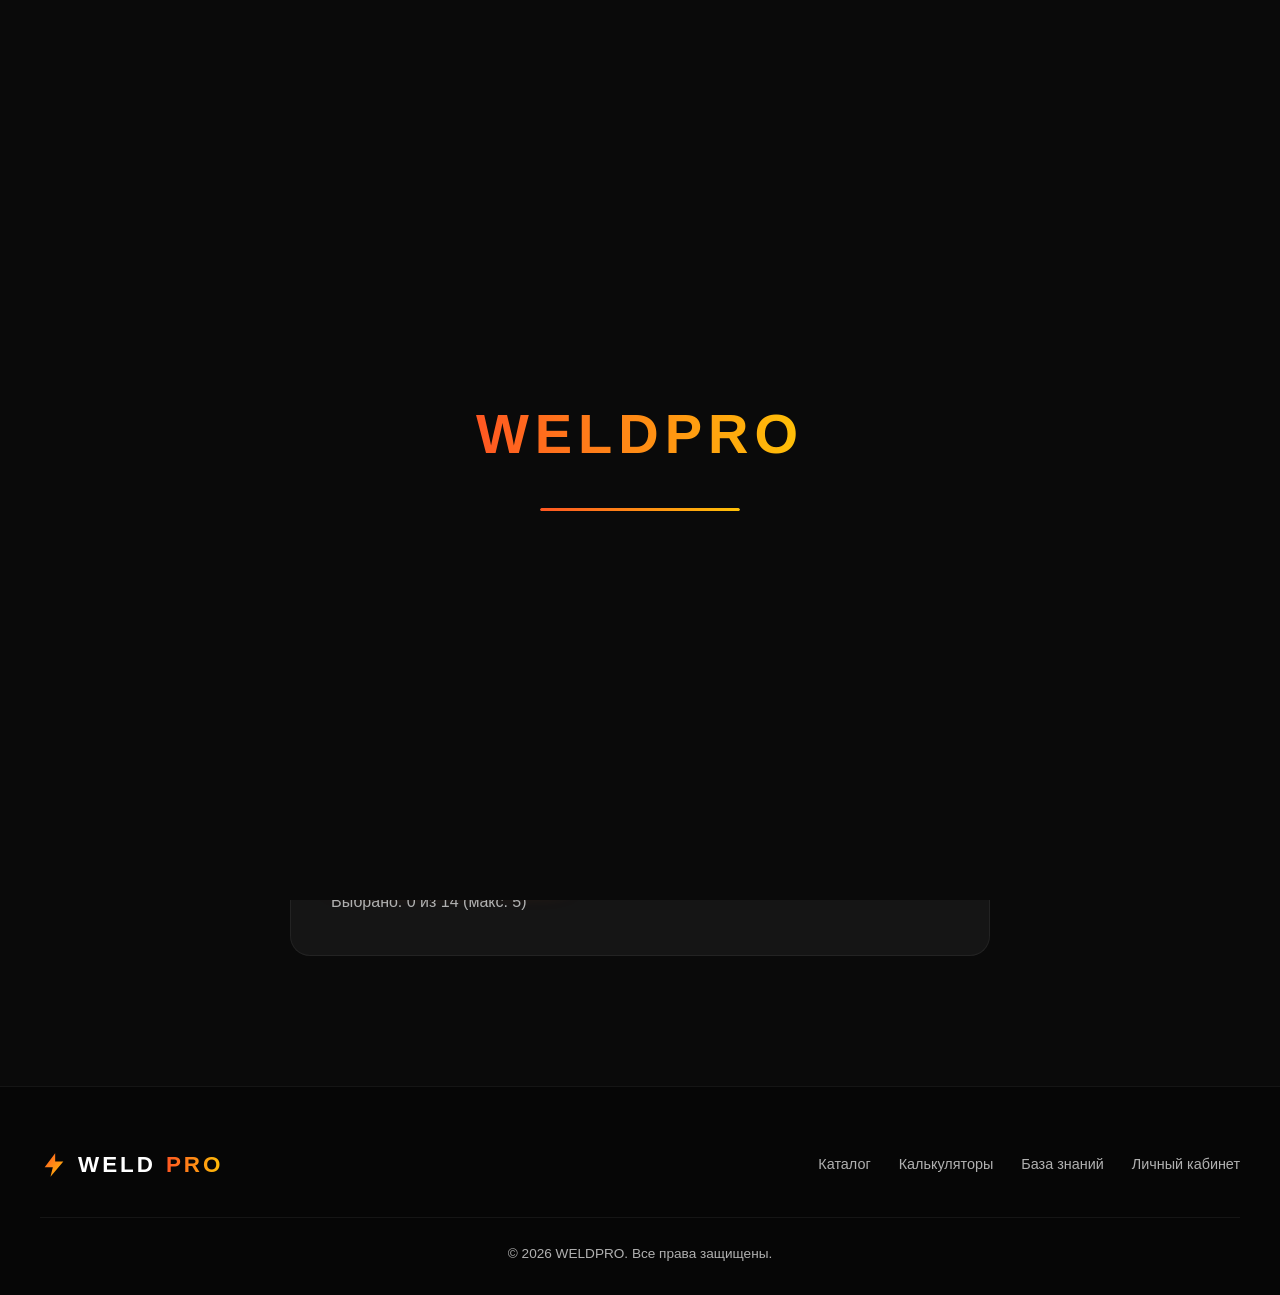
<file: catalog-compare.html>
<!DOCTYPE html>
<html lang="ru">
<head>
  <meta charset="UTF-8" />
  <meta name="viewport" content="width=device-width, initial-scale=1.0" />
  <title>Сравнение сварочных аппаратов — WELDPRO | Матрица характеристик</title>
  <meta name="description" content="Интерактивная матрица сравнения сварочных аппаратов: максимальный ток, ПВ%, диаметры расходных материалов, вес, функции Arc Force и Hot Start." />
  <meta name="keywords" content="сравнение сварочных аппаратов, матрица характеристик, максимальный ток, ПВ, функции" />
  <link rel="manifest" href="manifest.json" />
  <link rel="stylesheet" href="css/styles.css" />
</head>
<body>
  <div class="loader" id="loader"><div class="loader-logo">WELDPRO</div><div class="loader-bar"><div class="loader-bar-fill"></div></div></div>
  <div class="bg-anim"></div>
  <div class="sparks" id="sparks"></div>

  <nav class="navbar" id="navbar">
    <a href="index.html" class="nav-logo">
      <div class="nav-logo-icon"><svg viewBox="0 0 24 24" width="28" height="28"><path d="M13 2 L4 14 L11 14 L9 22 L20 9 L13 9 Z" fill="url(#g-primary)"/></svg></div>
      WELD<span>PRO</span>
    </a>
    <ul class="nav-links" id="navLinks">
      <li><a href="index.html">Главная</a></li>
      <li><a href="catalog.html">Каталог</a></li>
      <li><a href="calculators.html">Калькуляторы</a></li>
      <li><a href="wiki.html">База знаний</a></li>
      <li><a href="account.html">Личный кабинет</a></li>
    </ul>
    <div class="nav-right">
      <button class="theme-btn" onclick="toggleTheme()"><svg viewBox="0 0 24 24" width="20" height="20"><path d="M21 12.8A9 9 0 1 1 11.2 3a7 7 0 0 0 9.8 9.8z" fill="currentColor"/></svg></button>
      <div class="burger" id="burger" onclick="toggleBurger()"><span></span><span></span><span></span></div>
    </div>
  </nav>

  <section class="section" style="padding-top:120px;">
    <div class="container">
      <div class="section-header reveal">
        <div class="section-tag"><svg viewBox="0 0 24 24" width="14" height="14"><path d="M3 12h18 M9 6l-6 6 6 6 M15 6l6 6-6 6" stroke="url(#g-primary)" stroke-width="2" fill="none" stroke-linecap="round"/></svg>Сравнение</div>
        <h1 class="section-title">Матрица сравнения аппаратов</h1>
        <p class="section-desc">Выберите до 5 аппаратов для детального сравнения по ключевым параметрам: Макс. ток, ПВ%, диаметры расходников, вес, функции.</p>
      </div>

      <!-- Selection Panel -->
      <div class="tool-card reveal" style="margin-bottom:30px;">
        <h3 style="margin-bottom:15px;">Выберите аппараты для сравнения</h3>
        <div class="form-group">
          <label>Тип оборудования</label>
          <select id="cmpType" onchange="renderCompareSelects()">
            <option value="">Все типы</option>
            <option value="MIG/MAG">MIG/MAG</option>
            <option value="TIG">TIG</option>
            <option value="MMA">MMA</option>
          </select>
        </div>
        <div id="compareSelects" class="compare-selects-grid"></div>
        <div style="display:flex;gap:10px;margin-top:15px;flex-wrap:wrap;">
          <button class="btn btn-primary" onclick="buildCompareMatrix()">Построить матрицу</button>
          <button class="btn btn-outline" onclick="selectAll()">Выбрать все</button>
          <button class="btn btn-outline" onclick="clearCompareSelect()">Очистить</button>
        </div>
        <div id="cmpSelectionInfo" style="margin-top:10px;color:var(--text-muted);"></div>
      </div>

      <!-- Matrix Table -->
      <div id="compareMatrixWrap" style="display:none;">
        <div class="tool-card reveal" style="margin-bottom:30px;overflow-x:auto;">
          <h3 style="margin-bottom:15px;" id="cmpMatrixTitle">Сравнение аппаратов</h3>
          <div id="compareMatrix"></div>
        </div>

        <!-- Highlight Summary -->
        <div class="tool-card reveal" style="margin-bottom:30px;">
          <h3 style="margin-bottom:15px;">Лучшие показатели</h3>
          <div id="cmpHighlights"></div>
        </div>

        <!-- Export -->
        <div style="text-align:center;margin-bottom:40px;">
          <button class="btn btn-primary" onclick="exportComparePDF()">Экспорт в PDF</button>
          <a href="catalog.html" class="btn btn-outline" style="margin-left:10px;">Вернуться в каталог</a>
        </div>
      </div>
    </div>
  </section>

  <footer class="footer">
    <div class="footer-content">
      <a href="index.html" class="footer-logo"><svg viewBox="0 0 24 24" width="28" height="28"><path d="M13 2 L4 14 L11 14 L9 22 L20 9 L13 9 Z" fill="url(#g-primary)"/></svg>WELD<span>PRO</span></a>
      <div class="footer-links">
        <a href="catalog.html">Каталог</a><a href="calculators.html">Калькуляторы</a><a href="wiki.html">База знаний</a><a href="account.html">Личный кабинет</a>
      </div>
    </div>
    <div class="footer-bottom">&copy; 2026 WELDPRO. Все права защищены.</div>
  </footer>

  <button class="scroll-top" id="scrollTop" onclick="scrollToTop()"><svg viewBox="0 0 24 24"><path d="M12 19V5 M5 12l7-7 7 7" stroke="white" stroke-width="2" fill="none" stroke-linecap="round" stroke-linejoin="round"/></svg></button>

  <script src="js/app.js"></script>
  <script>
    // === Catalog Data ===
    const catalog = [
      { id:'eq0', type:'MIG/MAG', brand:'Miller', name:'Miller Multimatic 215', desc:'Мультипроцессорный аппарат MIG/TIG/MMA. Премиум.', current:215, weight:5.5, price:95000, specs:{ 'Напряжение':'110/230V','Макс. ток':'215A','ПВ (60%)':'150A','Вес':'5.5 кг','Гарантия':'3 года','Arc Force':'Да','Hot Start':'Да' }, wireDia:'0.6–1.2 мм', consumables:'MIG/MAG, TIG, MMA', storeLinks:{ 'ВсеИнструменты':'https://www.vseinstrumenti.ru','Кувалда.ру':'https://kivalka.ru' } },
      { id:'eq1', type:'MIG/MAG', brand:'Lincoln', name:'Lincoln Power MIG 210', desc:'Полуавтомат с синергетическим управлением.', current:210, weight:13.6, price:78000, specs:{ 'Напряжение':'230V','Макс. ток':'210A','ПВ (60%)':'140A','Вес':'13.6 кг','Гарантия':'2 года','Arc Force':'Да','Hot Start':'Да' }, wireDia:'0.6–1.0 мм', consumables:'MIG/MAG', storeLinks:{ 'ВсеИнструменты':'https://www.vseinstrumenti.ru' } },
      { id:'eq2', type:'MMA', brand:'ESAB', name:'ESAB Rogue 180', desc:'Инвертор MMA. Antistick и Hot Start.', current:180, weight:4.7, price:35000, specs:{ 'Напряжение':'230V','Макс. ток':'180A','ПВ (60%)':'120A','Вес':'4.7 кг','Гарантия':'2 года','Antistick':'Да','Hot Start':'Да' }, wireDia:'2.0–4.0 мм', consumables:'MMA', storeLinks:{ 'ВсеИнструменты':'https://www.vseinstrumenti.ru','ТехноЯрмарка':'https://technoyarmarka.ru' } },
      { id:'eq3', type:'TIG', brand:'Telwin', name:'Telwin Digital 181', desc:'TIG и MMA с импульсным режимом.', current:180, weight:7, price:42000, specs:{ 'Напряжение':'230V','Макс. ток':'180A','ПВ (60%)':'110A','Вес':'7 кг','Гарантия':'2 года','Импульс':'Да','Hot Start':'Да' }, wireDia:'1.6–2.4 мм', consumables:'TIG, MMA', storeLinks:{ 'ВсеИнструменты':'https://www.vseinstrumenti.ru' } },
      { id:'eq4', type:'MIG/MAG', brand:'Aurora', name:'Aurora VECTOR 2500', desc:'Полуавтомат для производства.', current:250, weight:15, price:65000, specs:{ 'Напряжение':'230V','Макс. ток':'250A','ПВ (60%)':'180A','Вес':'15 кг','Гарантия':'2 года','Arc Force':'Да' }, wireDia:'0.8–1.2 мм', consumables:'MIG/MAG', storeLinks:{ 'ВсеИнструменты':'https://www.vseinstrumenti.ru','Кувалда.ру':'https://kivalka.ru' } },
      { id:'eq5', type:'MMA', brand:'Ресанта', name:'Ресанта САИ 190', desc:'Компактный инвертор для бытовых задач.', current:190, weight:4.5, price:18000, specs:{ 'Напряжение':'220V','Макс. ток':'190A','ПВ (60%)':'130A','Вес':'4.5 кг','Гарантия':'1 год','Antistick':'Да','Hot Start':'Да' }, wireDia:'2.0–5.0 мм', consumables:'MMA', storeLinks:{ 'ВсеИнструменты':'https://www.vseinstrumenti.ru','Кувалда.ру':'https://kivalka.ru' } },
      { id:'eq6', type:'TIG', brand:'Сварог', name:'Сварог REAL TIG 200', desc:'TIG AC/DC для алюминия и нержавейки.', current:200, weight:12, price:55000, specs:{ 'Напряжение':'230V','Макс. ток':'200A','ПВ (60%)':'140A','Вес':'12 кг','Гарантия':'3 года','AC/DC':'Да','Импульс':'Да','Hot Start':'Да' }, wireDia:'1.6–3.2 мм', consumables:'TIG', storeLinks:{ 'ВсеИнструменты':'https://www.vseinstrumenti.ru','ТехноЯрмарка':'https://technoyarmarka.ru' } },
      { id:'eq7', type:'MMA', brand:'Fubag', name:'Fubag IR 200', desc:'MMA с дисплеем и Arc Force.', current:200, weight:4.8, price:22000, specs:{ 'Напряжение':'230V','Макс. ток':'200A','ПВ (60%)':'140A','Вес':'4.8 кг','Гарантия':'2 года','Arc Force':'Да','Hot Start':'Да' }, wireDia:'2.0–5.0 мм', consumables:'MMA', storeLinks:{ 'ВсеИнструменты':'https://www.vseinstrumenti.ru' } },
      { id:'eq8', type:'MMA', brand:'ESAB', name:'ESAB Buddy 150', desc:'Компактный MMA для дачи и ремонта.', current:150, weight:3.9, price:15000, specs:{ 'Напряжение':'230V','Макс. ток':'150A','ПВ (60%)':'110A','Вес':'3.9 кг','Гарантия':'2 года','Antistick':'Да' }, wireDia:'2.0–4.0 мм', consumables:'MMA', storeLinks:{ 'ВсеИнструменты':'https://www.vseinstrumenti.ru' } },
      { id:'eq9', type:'MIG/MAG', brand:'EWM', name:'EWM Phoenix 351', desc:'Промышленный полуавтомат. Топ.', current:350, weight:32, price:180000, specs:{ 'Напряжение':'380V','Макс. ток':'350A','ПВ (60%)':'280A','Вес':'32 кг','Гарантия':'3 года','Arc Force':'Да','Hot Start':'Да' }, wireDia:'0.8–1.6 мм', consumables:'MIG/MAG', storeLinks:{ 'ВсеИнструменты':'https://www.vseinstrumenti.ru','ТехноЯрмарка':'https://technoyarmarka.ru' } },
      { id:'eq10', type:'MMA', brand:'Кедр', name:'Кедр ИНВЕРТОР-200', desc:'Доступный инвертор для бытовых задач.', current:200, weight:4.2, price:14000, specs:{ 'Напряжение':'220V','Макс. ток':'200A','ПВ (60%)':'130A','Вес':'4.2 кг','Гарантия':'1 год','Antistick':'Да','Hot Start':'Да' }, wireDia:'2.0–5.0 мм', consumables:'MMA', storeLinks:{ 'ВсеИнструменты':'https://www.vseinstrumenti.ru','Кувалда.ру':'https://kivalka.ru' } },
      { id:'eq11', type:'TIG', brand:'Fubag', name:'Fubag TIG 200 AC/DC', desc:'TIG AC/DC для алюминия. Импульс.', current:200, weight:10, price:48000, specs:{ 'Напряжение':'230V','Макс. ток':'200A','ПВ (60%)':'140A','Вес':'10 кг','Гарантия':'2 года','AC/DC':'Да','Импульс':'Да','Hot Start':'Да' }, wireDia:'1.6–3.2 мм', consumables:'TIG', storeLinks:{ 'ВсеИнструменты':'https://www.vseinstrumenti.ru' } },
      { id:'eq12', type:'MMA', brand:'Ресанта', name:'Ресанта САИ 160', desc:'Бюджетный инвертор для дома.', current:160, weight:3.5, price:12000, specs:{ 'Напряжение':'220V','Макс. ток':'160A','ПВ (60%)':'100A','Вес':'3.5 кг','Гарантия':'1 год','Antistick':'Да','Hot Start':'Да' }, wireDia:'2.0–4.0 мм', consumables:'MMA', storeLinks:{ 'ВсеИнструменты':'https://www.vseinstrumenti.ru','Кувалда.ру':'https://kivalka.ru' } },
      { id:'eq13', type:'MIG/MAG', brand:'Сварог', name:'Сварог MIG 200', desc:'Полуавтомат для гаража и цеха.', current:200, weight:14, price:45000, specs:{ 'Напряжение':'230V','Макс. ток':'200A','ПВ (60%)':'140A','Вес':'14 кг','Гарантия':'2 года','Arc Force':'Да','Hot Start':'Да' }, wireDia:'0.8–1.2 мм', consumables:'MIG/MAG', storeLinks:{ 'ВсеИнструменты':'https://www.vseinstrumenti.ru','ТехноЯрмарка':'https://technoyarmarka.ru' } }
    ];

    const eqIcons = {
      'MIG/MAG': '<svg viewBox="0 0 24 24" width="16" height="16"><path d="M13 2 L4 14 L11 14 L9 22 L20 9 L13 9 Z" fill="url(#g-primary)"/></svg>',
      'TIG': '<svg viewBox="0 0 24 24" width="16" height="16"><path d="M12 2a7 7 0 0 0-7 7c0 3 2 5 2 7h10c0-2 2-4 2-7a7 7 0 0 0-7-7z M9 20h6 M10 22h4" stroke="url(#g-blue)" stroke-width="2" fill="none" stroke-linecap="round" stroke-linejoin="round"/></svg>',
      'MMA': '<svg viewBox="0 0 24 24" width="16" height="16"><path d="M5 3l16 16-2 2L3 5z M9 7l8 8" stroke="url(#g-amber)" stroke-width="2" fill="none" stroke-linecap="round" stroke-linejoin="round"/></svg>'
    };

    let selectedIds = [];

    function getStoreIcons(name) {
      const icons = {
        'ВсеИнструменты': '<svg viewBox="0 0 24 24" width="20" height="20"><rect x="2" y="4" width="20" height="16" rx="3" fill="#FF5722"/><path d="M7 12h10 M12 7v10" stroke="white" stroke-width="2" stroke-linecap="round"/></svg>',
        'Кувалда.ру': '<svg viewBox="0 0 24 24" width="20" height="20"><circle cx="12" cy="12" r="9" fill="#FF9800"/><path d="M8 12h8 M12 8v8" stroke="white" stroke-width="2" stroke-linecap="round"/></svg>',
        'ТехноЯрмарка': '<svg viewBox="0 0 24 24" width="20" height="20"><rect x="3" y="3" width="18" height="18" rx="4" fill="#2196F3"/><path d="M7 12h10 M12 7v10" stroke="white" stroke-width="2" stroke-linecap="round"/></svg>'
      };
      return icons[name] || '<svg viewBox="0 0 24 24" width="20" height="20"><circle cx="12" cy="12" r="9" fill="#607D8B"/></svg>';
    }

    function renderCompareSelects() {
      const ft = document.getElementById('cmpType').value;
      let filtered = catalog.filter(e => !ft || e.type === ft);
      document.getElementById('compareSelects').innerHTML = filtered.map(e =>
        '<label class="compare-select-item"><input type="checkbox" value="' + e.id + '" onchange="updateSelection()" /> ' +
        eqIcons[e.type] + ' <strong>' + e.brand + ' ' + e.name + '</strong> <span style="color:var(--text-muted);font-size:0.85rem;">' + e.current + 'A · ' + e.weight + 'кг · ' + e.price.toLocaleString() + ' ₽</span></label>'
      ).join('');
      updateSelection();
    }

    function updateSelection() {
      const boxes = document.querySelectorAll('#compareSelects input[type="checkbox"]');
      selectedIds = Array.from(boxes).filter(b => b.checked).map(b => b.value);
      if (selectedIds.length > 5) {
        alert('Максимум 5 аппаратов для сравнения!');
        boxes[boxes.length - 1].checked = false;
        selectedIds = selectedIds.slice(0, 5);
      }
      document.getElementById('cmpSelectionInfo').textContent = 'Выбрано: ' + selectedIds.length + ' из ' + catalog.length + ' (макс. 5)';
    }

    function selectAll() {
      const boxes = document.querySelectorAll('#compareSelects input[type="checkbox"]');
      const show = boxes.length > 0 && boxes[0].checked;
      boxes.forEach(b => b.checked = !show);
      updateSelection();
    }

    function clearCompareSelect() {
      document.querySelectorAll('#compareSelects input[type="checkbox"]').forEach(b => b.checked = false);
      updateSelection();
    }

    function parsePct(val) { return parseFloat((val || '').replace(/\D/g, '')) || 0; }

    function buildCompareMatrix() {
      if (selectedIds.length < 2) { alert('Выберите минимум 2 аппарата!'); return; }
      const items = selectedIds.map(id => catalog.find(x => x.id === id)).filter(Boolean);
      document.getElementById('cmpMatrixTitle').textContent = 'Сравнение: ' + items.map(e => e.brand + ' ' + e.name).join(' · ');
      document.getElementById('compareMatrixWrap').style.display = 'block';

      let h = '<table class="norm-table"><thead><tr><th style="width:20%;">Параметр</th>';
      items.forEach(e => { h += '<th style="width:' + (80/items.length) + '%;"><div style="text-align:center;">' + eqIcons[e.type] + ' ' + e.type + '</div><div style="text-align:center;font-weight:700;">' + e.brand + ' ' + e.name + '</div></th>'; });
      h += '</tr></thead><tbody>';

      // Max Current
      const maxCurrent = Math.max(...items.map(e => e.current));
      items.forEach(e => {
        const best = e.current === maxCurrent;
        h += '<tr><td class="lbl"><strong>Макс. ток</strong></td><td' + (best ? ' style="color:#4CAF50;font-weight:700;"' : '') + '>' + e.current + ' A' + (best ? ' ★' : '') + '</td></tr>';
      });

      // PV% at 60%
      const pvVals = items.map(e => parsePct(e.specs['ПВ (60%)'] || '0'));
      const maxPV = Math.max(...pvVals);
      h += '<tr><td class="lbl"><strong>ПВ (продолжительность включения)</strong></td>';
      items.forEach(e => {
        const pv = parsePct(e.specs['ПВ (60%)'] || '0');
        const best = pv === maxPV;
        h += '<td' + (best ? ' style="color:#4CAF50;font-weight:700;"' : '') + '>' + pv + ' A' + (best ? ' ★' : '') + '</td></tr>';
      });

      // Weight
      const minWeight = Math.min(...items.map(e => e.weight));
      h += '<tr><td class="lbl"><strong>Вес</strong></td>';
      items.forEach(e => {
        const best = e.weight === minWeight;
        h += '<td' + (best ? ' style="color:#4CAF50;font-weight:700;"' : '') + '>' + e.weight + ' кг' + (best ? ' ★' : '') + '</td></tr>';
      });

      // Price
      const minPrice = Math.min(...items.map(e => e.price));
      h += '<tr><td class="lbl"><strong>Цена</strong></td>';
      items.forEach(e => {
        const best = e.price === minPrice;
        h += '<td' + (best ? ' style="color:#4CAF50;font-weight:700;"' : '') + '>' + e.price.toLocaleString() + ' ₽' + (best ? ' ★' : '') + '</td></tr>';
      });

      // Wire diameter
      h += '<tr><td class="lbl"><strong>Диаметр расходников</strong></td>';
      items.forEach(e => { h += '<td>' + (e.wireDia || '—') + '</td></tr>'; });

      // Consumables
      h += '<tr><td class="lbl"><strong>Расходные материалы</strong></td>';
      items.forEach(e => { h += '<td>' + (e.consumables || '—') + '</td></tr>'; });

      // === Section 2: Functions ===
      h += '<tr><td colspan="' + (items.length + 1) + '" style="background:#f5f5f5;font-weight:700;font-size:13px;">Функции и возможности</td></tr>';

      const functionKeys = ['Arc Force', 'Hot Start', 'Antistick', 'Импульс', 'AC/DC'];
      functionKeys.forEach(func => {
        h += '<tr><td class="lbl">' + func + '</td>';
        items.forEach(e => {
          const val = e.specs[func] || 'Нет';
          const isYes = val === 'Да';
          h += '<td' + (isYes ? ' style="color:#4CAF50;"' : (val === 'Нет' ? ' style="color:#999;"' : '')) + '>' + val + '</td></tr>';
        });
      });

      // Voltage
      h += '<tr><td class="lbl"><strong>Напряжение питания</strong></td>';
      items.forEach(e => { h += '<td>' + (e.specs['Напряжение'] || '—') + '</td></tr>'; });

      // Warranty
      h += '<tr><td class="lbl"><strong>Гарантия</strong></td>';
      items.forEach(e => { h += '<td>' + (e.specs['Гарантия'] || '—') + '</td></tr>'; });

      // Store links
      h += '<tr><td class="lbl"><strong>Где купить</strong></td>';
      items.forEach(e => {
        if (e.storeLinks && Object.keys(e.storeLinks).length > 0) {
          h += '<td><div class="store-btns">';
          Object.entries(e.storeLinks).forEach(([name, url]) => {
            h += '<a href="' + url + '" target="_blank" class="store-btn" title="' + name + '">' + getStoreIcons(name) + '<span>' + name + '</span></a>';
          });
          h += '</div></td>';
        } else {
          h += '<td>—</td>';
        }
        h += '</tr>';
      });

      h += '</tbody></table>';
      document.getElementById('compareMatrix').innerHTML = h;

      // === Section 3: Highlights ===
      let hl = '<div class="grid" style="grid-template-columns:repeat(auto-fit,minmax(280px,1fr));gap:15px;">';
      const bestCurrent = items.reduce((a, b) => a.current > b.current ? a : b);
      const bestPV = items.reduce((a, b) => parsePct(a.specs['ПВ (60%)']) > parsePct(b.specs['ПВ (60%)']) ? a : b);
      const lightest = items.reduce((a, b) => a.weight < b.weight ? a : b);
      const cheapest = items.reduce((a, b) => a.price < b.price ? a : b);
      const mostFuncs = items.map(e => ({ e, cnt: functionKeys.filter(f => e.specs[f] === 'Да').length })).sort((a,b) => b.cnt - a.cnt)[0].e;

      const highlights = [
        { icon: '⚡', title: 'Лучший по току', desc: bestCurrent.brand + ' ' + bestCurrent.name + ' — ' + bestCurrent.current + 'A' },
        { icon: '🔋', title: 'Лучший по ПВ', desc: bestPV.brand + ' ' + bestPV.name + ' — ' + parsePct(bestPV.specs['ПВ (60%)']) + 'A' },
        { icon: '🪶', title: 'Самый лёгкий', desc: lightest.brand + ' ' + lightest.name + ' — ' + lightest.weight + ' кг' },
        { icon: '💰', title: 'Лучшая цена', desc: cheapest.brand + ' ' + cheapest.name + ' — ' + cheapest.price.toLocaleString() + ' ₽' },
        { icon: '🔧', title: 'Больше всего функций', desc: mostFuncs.brand + ' ' + mostFuncs.name + ' — ' + functionKeys.filter(f => mostFuncs.specs[f] === 'Да').length + ' из ' + functionKeys.length }
      ];

      highlights.forEach(item => {
        hl += '<div class="card"><div style="font-size:1.5rem;margin-bottom:8px;">' + item.icon + '</div><div style="font-weight:700;margin-bottom:5px;">' + item.title + '</div><div style="color:var(--text-muted);font-size:0.9rem;">' + item.desc + '</div></div>';
      });
      hl += '</div>';
      document.getElementById('cmpHighlights').innerHTML = hl;

      document.getElementById('compareMatrixWrap').scrollIntoView({ behavior: 'smooth' });
    }

    function exportComparePDF() {
      const table = document.getElementById('compareMatrix');
      const highlights = document.getElementById('cmpHighlights');
      const title = document.getElementById('cmpMatrixTitle').textContent;
      const win = window.open('', '_blank');
      win.document.write(`
        <html><head><meta charset="UTF-8"><title>${title}</title>
        <style>body{font-family:Arial,sans-serif;padding:30px;color:#333}
        h1{color:#FF5722;font-size:18px}
        table{width:100%;border-collapse:collapse;margin:20px 0}
        th,td{border:1px solid #333;padding:6px 10px;text-align:left;font-size:11px}
        th{background:#f0f0f0;font-weight:700}
        .lbl{background:#f9f9f9;font-weight:600}
        @media print{body{padding:10mm}}</style></head>
        <body><h1>${title}</h1><p>Дата: ${new Date().toLocaleDateString('ru-RU')} | WELDPRO — Сравнение оборудования</p>
        ${table.outerHTML}
        <h2 style="margin-top:30px;">Лучшие показатели</h2>
        ${highlights.innerHTML}
        <p style="margin-top:40px;font-size:9px;color:#666;">Данные являются расчётными на основе спецификаций производителей. WELDPRO не несёт ответственности за изменения характеристик.</p>
        </body></html>
      `);
      win.document.close();
      setTimeout(() => win.print(), 500);
    }

    // Init
    renderCompareSelects();
  </script>
</body>
</html>
</file>
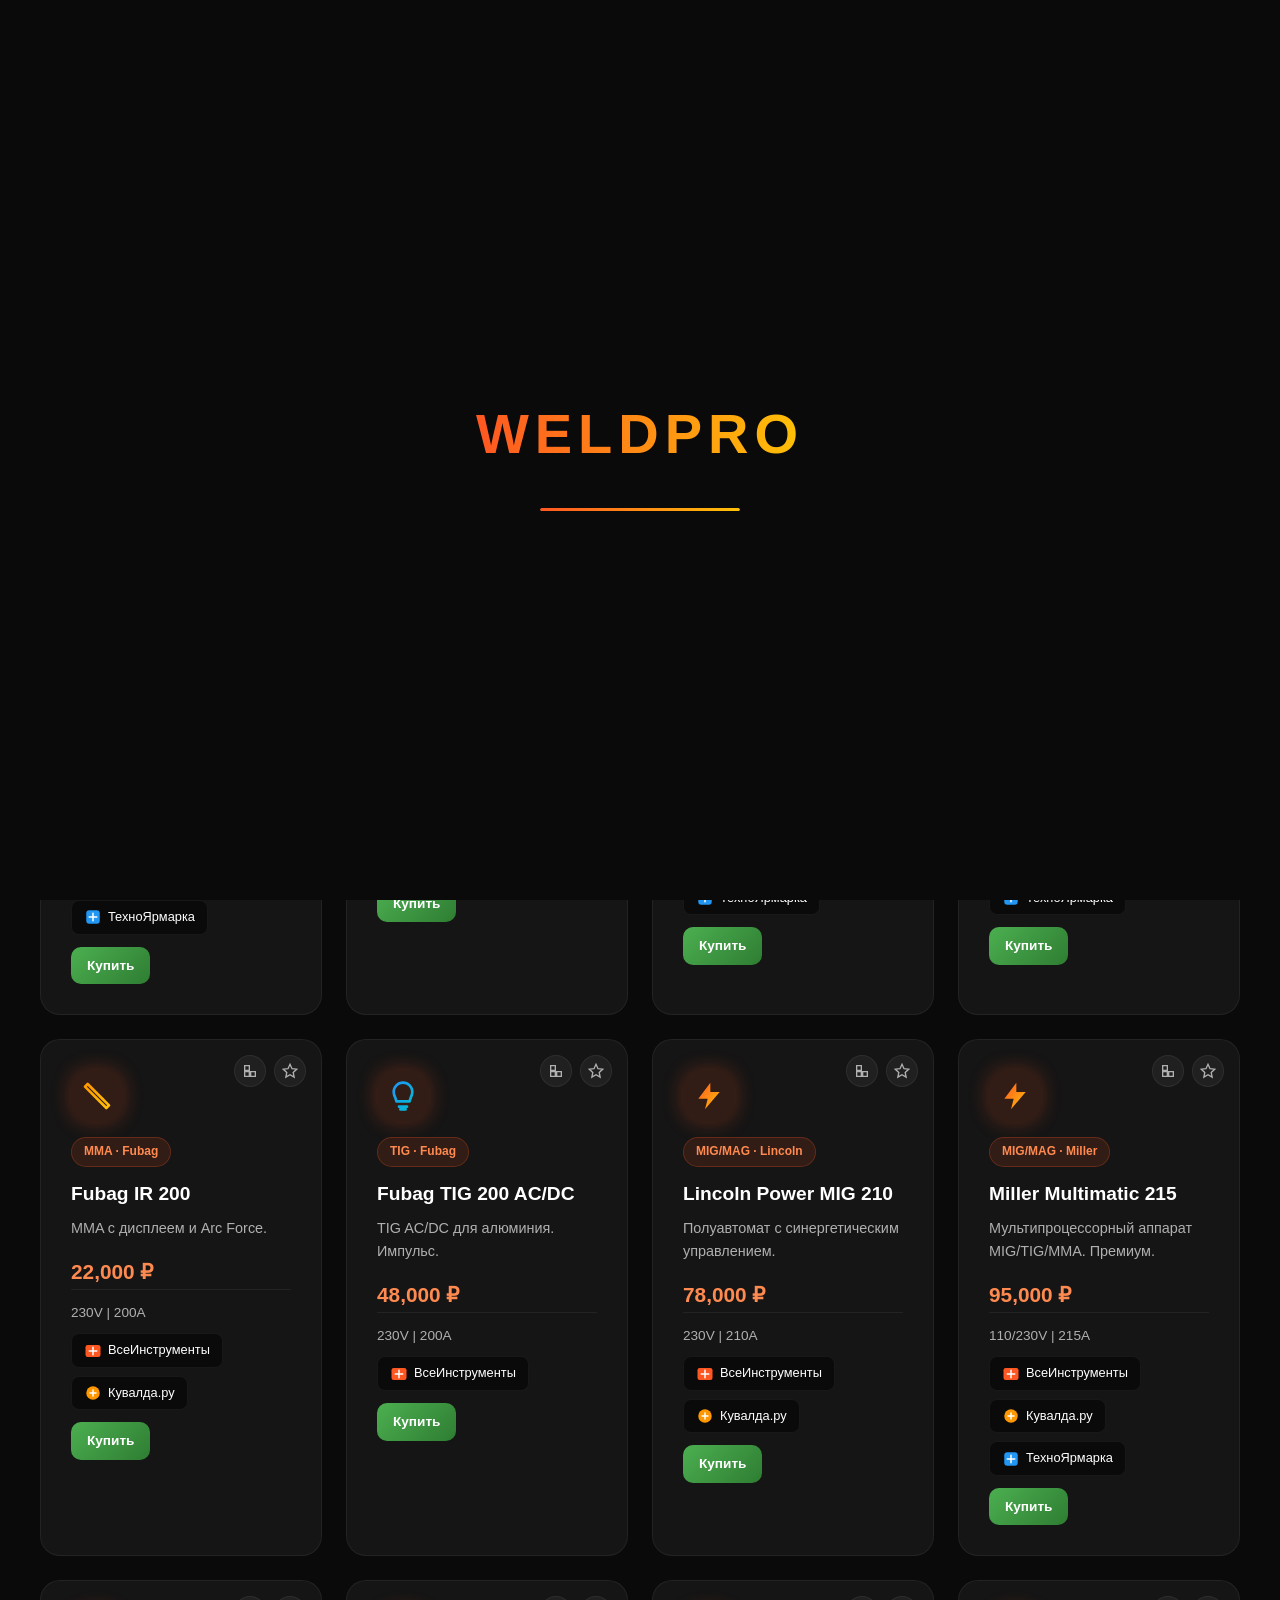
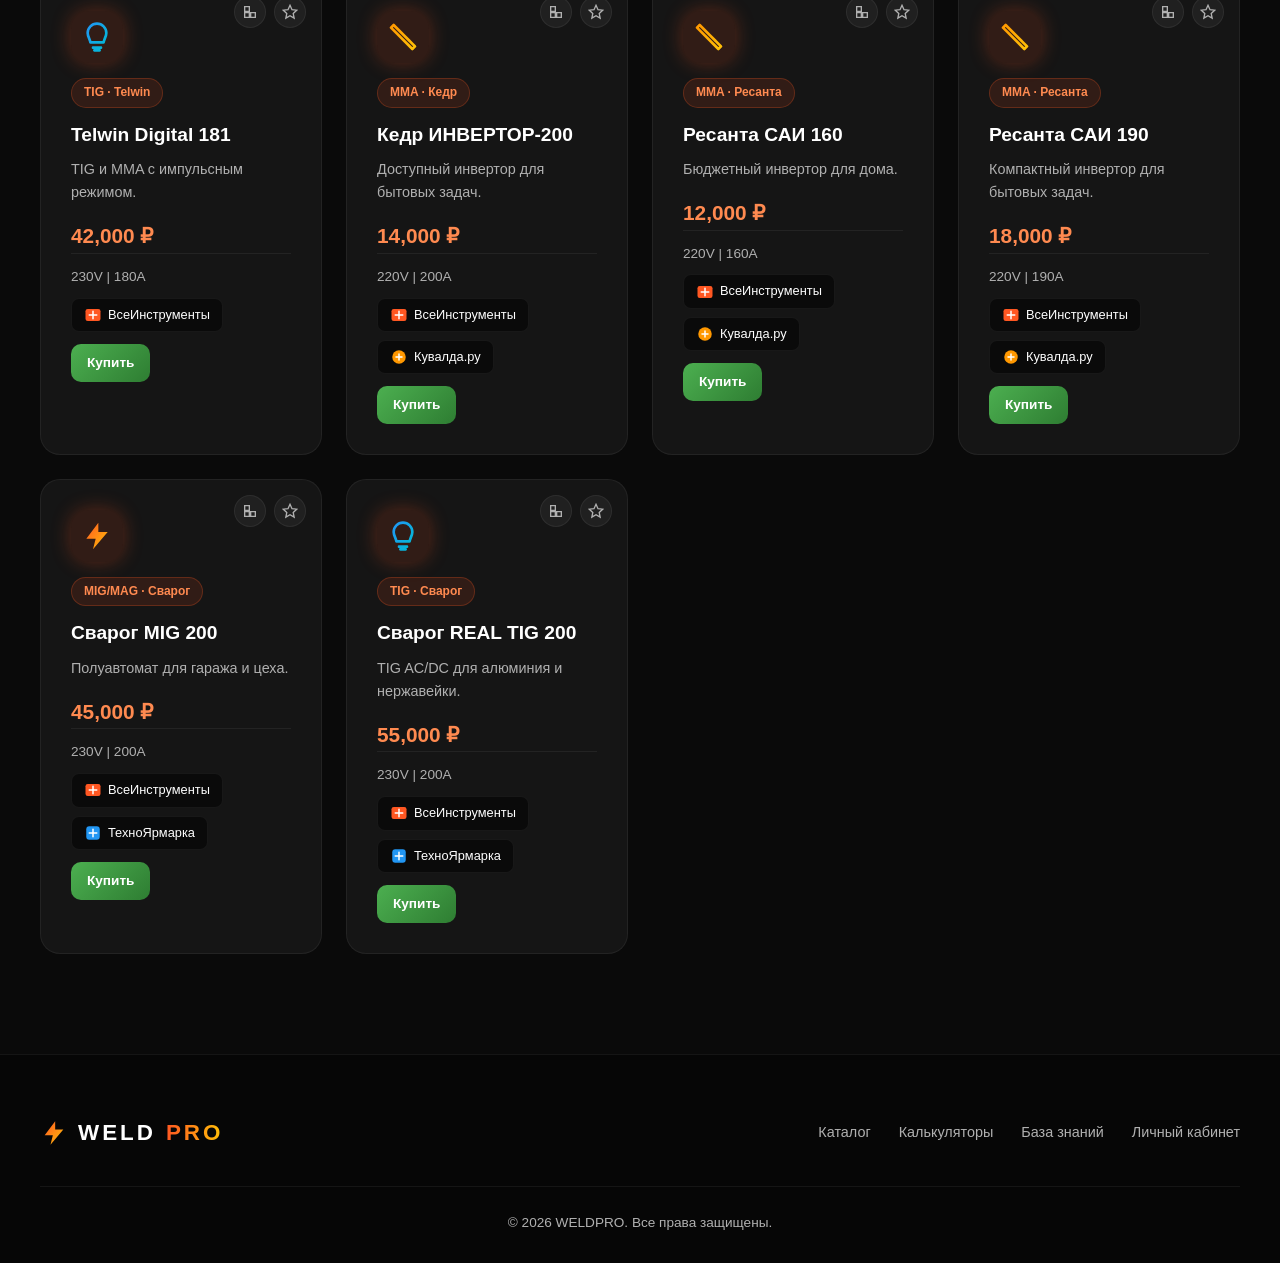
<file: catalog.html>
<!DOCTYPE html>
<html lang="ru">
<head>
  <meta charset="UTF-8" />
  <meta name="viewport" content="width=device-width, initial-scale=1.0" />
  <title>Каталог сварочного оборудования — WELDPRO | MIG/MAG, TIG, MMA</title>
  <meta name="description" content="Каталог сварочных аппаратов Miller, Lincoln, ESAB, Сварог, Aurora, Ресанта, Fubag. Фильтры, сравнение, избранное, цены, характеристики." />
  <meta name="keywords" content="сварочный аппарат, каталог сварки, MIG MAG, TIG, MMA, Miller, Lincoln, ESAB, купить сварочный аппарат" />
  <link rel="manifest" href="manifest.json" />
  <link rel="stylesheet" href="css/styles.css" />
</head>
<body>
  <div class="loader" id="loader"><div class="loader-logo">WELDPRO</div><div class="loader-bar"><div class="loader-bar-fill"></div></div></div>
  <div class="bg-anim"></div>
  <div class="sparks" id="sparks"></div>

  <nav class="navbar" id="navbar">
    <a href="index.html" class="nav-logo">
      <div class="nav-logo-icon"><svg viewBox="0 0 24 24" width="28" height="28"><path d="M13 2 L4 14 L11 14 L9 22 L20 9 L13 9 Z" fill="url(#g-primary)"/></svg></div>
      WELD<span>PRO</span>
    </a>
    <ul class="nav-links" id="navLinks">
      <li><a href="index.html">Главная</a></li>
      <li><a href="catalog.html" class="active">Каталог</a></li>
      <li><a href="calculators.html">Калькуляторы</a></li>
      <li><a href="wiki.html">База знаний</a></li>
      <li><a href="account.html">Личный кабинет</a></li>
    </ul>
    <div class="nav-right">
      <button class="theme-btn" onclick="toggleTheme()"><svg viewBox="0 0 24 24" width="20" height="20"><path d="M21 12.8A9 9 0 1 1 11.2 3a7 7 0 0 0 9.8 9.8z" fill="currentColor"/></svg></button>
      <div class="burger" id="burger" onclick="toggleBurger()"><span></span><span></span><span></span></div>
    </div>
  </nav>

  <section class="section" style="padding-top:120px;">
    <div class="container">
      <div class="section-header reveal">
        <div class="section-tag"><svg viewBox="0 0 24 24" width="14" height="14"><path d="M21 16V8a2 2 0 0 0-1-1.7l-7-4a2 2 0 0 0-2 0l-7 4A2 2 0 0 0 3 8v8a2 2 0 0 0 1 1.7l7 4a2 2 0 0 0 2 0l7-4A2 2 0 0 0 21 16z" stroke="url(#g-primary)" stroke-width="2" fill="none"/></svg>Каталог</div>
        <h1 class="section-title">Сварочное оборудование</h1>
        <p class="section-desc">14 моделей от ведущих производителей. Фильтруйте, сортируйте, добавляйте в избранное и сравнивайте. Нажмите «Купить» для перехода к дилеру.</p>
      </div>
      <div style="text-align:right;margin-bottom:20px;" class="reveal">
        <a href="catalog-compare.html" class="btn btn-outline btn-sm">
          <svg viewBox="0 0 24 24" width="16" height="16" style="fill:none;stroke:currentColor;stroke-width:2"><path d="M3 3v18h18"/><path d="M18.7 8l-5.1 5.2-2.8-2.7L7 14.3"/></svg>
          Полное сравнение аппаратов
        </a>
      </div>
      <div class="filters reveal">
        <select class="filter-select" id="fType" onchange="renderCatalog()"><option value="">Все типы</option><option value="MIG/MAG">MIG/MAG</option><option value="TIG">TIG</option><option value="MMA">MMA</option></select>
        <select class="filter-select" id="fBrand" onchange="renderCatalog()"><option value="">Все бренды</option></select>
        <select class="filter-select" id="fSort" onchange="renderCatalog()"><option value="name">По названию</option><option value="current">По току</option><option value="weight">По весу</option><option value="price">По цене</option></select>
        <select class="filter-select" id="fFav" onchange="renderCatalog()"><option value="">Все</option><option value="fav">Избранное</option></select>
        <input class="filter-select" type="text" id="fSearch" placeholder="Поиск..." oninput="renderCatalog()" />
      </div>
      <div id="compareBar">
        <span id="compareInfo">Выбрано: 0</span>
        <div style="display:flex;gap:8px;"><button class="btn btn-primary btn-sm" onclick="showCompare()">Сравнить</button><button class="btn btn-outline btn-sm" onclick="clearCompare()">Очистить</button></div>
      </div>
      <div class="grid catalog-grid" id="catalogGrid"></div>
    </div>
  </section>

  <footer class="footer">
    <div class="footer-content">
      <a href="index.html" class="footer-logo"><svg viewBox="0 0 24 24" width="28" height="28"><path d="M13 2 L4 14 L11 14 L9 22 L20 9 L13 9 Z" fill="url(#g-primary)"/></svg>WELD<span>PRO</span></a>
      <div class="footer-links">
        <a href="catalog.html">Каталог</a><a href="calculators.html">Калькуляторы</a><a href="wiki.html">База знаний</a><a href="account.html">Личный кабинет</a>
      </div>
    </div>
    <div class="footer-bottom">&copy; 2026 WELDPRO. Все права защищены.</div>
  </footer>

  <div class="modal-overlay" id="modalOverlay" onclick="if(event.target===this)closeModal()">
    <div class="modal"><button class="modal-close" onclick="closeModal()">&#10005;</button><div id="modalBody"></div></div>
  </div>
  <button class="scroll-top" id="scrollTop" onclick="scrollToTop()"><svg viewBox="0 0 24 24"><path d="M12 19V5 M5 12l7-7 7 7" stroke="white" stroke-width="2" fill="none" stroke-linecap="round" stroke-linejoin="round"/></svg></button>

  <script src="js/app.js"></script>
  <script>
    const catalog = [
      { id:'eq0', type:'MIG/MAG', brand:'Miller', name:'Miller Multimatic 215', desc:'Мультипроцессорный аппарат MIG/TIG/MMA. Премиум.', current:215, weight:5.5, price:95000, specs:{ 'Напряжение':'110/230V','Макс. ток':'215A','ПВ (60%)':'150A','Вес':'5.5 кг','Гарантия':'3 года' }, buyLink:'https://www.millerwelds.com', storeLinks:{ 'ВсеИнструменты':'https://www.vseinstrumenti.ru','Кувалда.ру':'https://kivalka.ru','ТехноЯрмарка':'https://technoyarmarka.ru' } },
      { id:'eq1', type:'MIG/MAG', brand:'Lincoln', name:'Lincoln Power MIG 210', desc:'Полуавтомат с синергетическим управлением.', current:210, weight:13.6, price:78000, specs:{ 'Напряжение':'230V','Макс. ток':'210A','ПВ (60%)':'140A','Вес':'13.6 кг','Гарантия':'2 года' }, buyLink:'https://www.lincolnelectric.com', storeLinks:{ 'ВсеИнструменты':'https://www.vseinstrumenti.ru','Кувалда.ру':'https://kivalka.ru' } },
      { id:'eq2', type:'MMA', brand:'ESAB', name:'ESAB Rogue 180', desc:'Инвертор MMA. Antistick и Hot Start.', current:180, weight:4.7, price:35000, specs:{ 'Напряжение':'230V','Макс. ток':'180A','ПВ (60%)':'120A','Вес':'4.7 кг','Antistick':'Да' }, buyLink:'https://www.esab.com', storeLinks:{ 'ВсеИнструменты':'https://www.vseinstrumenti.ru','ТехноЯрмарка':'https://technoyarmarka.ru' } },
      { id:'eq3', type:'TIG', brand:'Telwin', name:'Telwin Digital 181', desc:'TIG и MMA с импульсным режимом.', current:180, weight:7, price:42000, specs:{ 'Напряжение':'230V','Макс. ток':'180A','ПВ (60%)':'110A','Вес':'7 кг','Импульс':'Да' }, buyLink:'https://www.telwin.com', storeLinks:{ 'ВсеИнструменты':'https://www.vseinstrumenti.ru' } },
      { id:'eq4', type:'MIG/MAG', brand:'Aurora', name:'Aurora VECTOR 2500', desc:'Полуавтомат для производства.', current:250, weight:15, price:65000, specs:{ 'Напряжение':'230V','Макс. ток':'250A','ПВ (60%)':'180A','Вес':'15 кг','Охлаждение':'Воздушное' }, buyLink:'https://aurora.ru', storeLinks:{ 'ВсеИнструменты':'https://www.vseinstrumenti.ru','Кувалда.ру':'https://kivalka.ru','ТехноЯрмарка':'https://technoyarmarka.ru' } },
      { id:'eq5', type:'MMA', brand:'Ресанта', name:'Ресанта САИ 190', desc:'Компактный инвертор для бытовых задач.', current:190, weight:4.5, price:18000, specs:{ 'Напряжение':'220V','Макс. ток':'190A','ПВ (60%)':'130A','Вес':'4.5 кг','Antistick':'Да' }, buyLink:'https://resanta.ru', storeLinks:{ 'ВсеИнструменты':'https://www.vseinstrumenti.ru','Кувалда.ру':'https://kivalka.ru' } },
      { id:'eq6', type:'TIG', brand:'Сварог', name:'Сварог REAL TIG 200', desc:'TIG AC/DC для алюминия и нержавейки.', current:200, weight:12, price:55000, specs:{ 'Напряжение':'230V','Макс. ток':'200A','ПВ (60%)':'140A','Вес':'12 кг','AC/DC':'Да' }, buyLink:'https://svarg.ru', storeLinks:{ 'ВсеИнструменты':'https://www.vseinstrumenti.ru','ТехноЯрмарка':'https://technoyarmarka.ru' } },
      { id:'eq7', type:'MMA', brand:'Fubag', name:'Fubag IR 200', desc:'MMA с дисплеем и Arc Force.', current:200, weight:4.8, price:22000, specs:{ 'Напряжение':'230V','Макс. ток':'200A','ПВ (60%)':'140A','Вес':'4.8 кг','Arc Force':'Да' }, buyLink:'https://fubag.ru', storeLinks:{ 'ВсеИнструменты':'https://www.vseinstrumenti.ru','Кувалда.ру':'https://kivalka.ru' } },
      { id:'eq8', type:'MMA', brand:'ESAB', name:'ESAB Buddy 150', desc:'Компактный MMA для дачи и ремонта.', current:150, weight:3.9, price:15000, specs:{ 'Напряжение':'230V','Макс. ток':'150A','ПВ (60%)':'110A','Вес':'3.9 кг' }, buyLink:'https://www.esab.com', storeLinks:{ 'ВсеИнструменты':'https://www.vseinstrumenti.ru' } },
      { id:'eq9', type:'MIG/MAG', brand:'EWM', name:'EWM Phoenix 351', desc:'Промышленный полуавтомат. Топ.', current:350, weight:32, price:180000, specs:{ 'Напряжение':'380V','Макс. ток':'350A','ПВ (60%)':'280A','Вес':'32 кг' }, buyLink:'https://www.ewm-group.com', storeLinks:{ 'ВсеИнструменты':'https://www.vseinstrumenti.ru','ТехноЯрмарка':'https://technoyarmarka.ru' } },
      { id:'eq10', type:'MMA', brand:'Кедр', name:'Кедр ИНВЕРТОР-200', desc:'Доступный инвертор для бытовых задач.', current:200, weight:4.2, price:14000, specs:{ 'Напряжение':'220V','Макс. ток':'200A','ПВ (60%)':'130A','Вес':'4.2 кг' }, buyLink:'https://kedr.ru', storeLinks:{ 'ВсеИнструменты':'https://www.vseinstrumenti.ru','Кувалда.ру':'https://kivalka.ru' } },
      { id:'eq11', type:'TIG', brand:'Fubag', name:'Fubag TIG 200 AC/DC', desc:'TIG AC/DC для алюминия. Импульс.', current:200, weight:10, price:48000, specs:{ 'Напряжение':'230V','Макс. ток':'200A','ПВ (60%)':'140A','Вес':'10 кг','AC/DC':'Да' }, buyLink:'https://fubag.ru', storeLinks:{ 'ВсеИнструменты':'https://www.vseinstrumenti.ru' } },
      { id:'eq12', type:'MMA', brand:'Ресанта', name:'Ресанта САИ 160', desc:'Бюджетный инвертор для дома.', current:160, weight:3.5, price:12000, specs:{ 'Напряжение':'220V','Макс. ток':'160A','ПВ (60%)':'100A','Вес':'3.5 кг' }, buyLink:'https://resanta.ru', storeLinks:{ 'ВсеИнструменты':'https://www.vseinstrumenti.ru','Кувалда.ру':'https://kivalka.ru' } },
      { id:'eq13', type:'MIG/MAG', brand:'Сварог', name:'Сварог MIG 200', desc:'Полуавтомат для гаража и цеха.', current:200, weight:14, price:45000, specs:{ 'Напряжение':'230V','Макс. ток':'200A','ПВ (60%)':'140A','Вес':'14 кг' }, buyLink:'https://svarg.ru', storeLinks:{ 'ВсеИнструменты':'https://www.vseinstrumenti.ru','ТехноЯрмарка':'https://technoyarmarka.ru' } }
    ];

    const eqIcons = {
      'MIG/MAG': '<svg viewBox="0 0 24 24"><path d="M13 2 L4 14 L11 14 L9 22 L20 9 L13 9 Z" fill="url(#g-primary)"/></svg>',
      'TIG': '<svg viewBox="0 0 24 24"><path d="M12 2a7 7 0 0 0-7 7c0 3 2 5 2 7h10c0-2 2-4 2-7a7 7 0 0 0-7-7z M9 20h6 M10 22h4" stroke="url(#g-blue)" stroke-width="2" fill="none" stroke-linecap="round" stroke-linejoin="round"/></svg>',
      'MMA': '<svg viewBox="0 0 24 24"><path d="M5 3l16 16-2 2L3 5z M9 7l8 8" stroke="url(#g-amber)" stroke-width="2" fill="none" stroke-linecap="round" stroke-linejoin="round"/></svg>'
    };

    let compareList = [];
    function renderCatalog() {
      const ft = document.getElementById('fType').value;
      const fb = document.getElementById('fBrand').value;
      const fs = document.getElementById('fSearch').value.toLowerCase();
      const sort = document.getElementById('fSort').value;
      const fav = document.getElementById('fFav').value;
      const favorites = JSON.parse(localStorage.getItem('weldpro_fav') || '[]');
      let filtered = catalog.filter(e => (!ft || e.type === ft) && (!fb || e.brand === fb) && (!fs || e.name.toLowerCase().includes(fs)) && (fav !== 'fav' || favorites.includes(e.id)));
      if (sort === 'current') filtered.sort((a,b) => b.current - a.current);
      else if (sort === 'weight') filtered.sort((a,b) => a.weight - b.weight);
      else if (sort === 'price') filtered.sort((a,b) => a.price - b.price);
      else filtered.sort((a,b) => a.name.localeCompare(b.name));
      const grid = document.getElementById('catalogGrid');
      grid.innerHTML = filtered.map(e => {
        const isFav = favorites.includes(e.id) ? 'active' : '';
        const isCmp = compareList.includes(e.id) ? 'active' : '';
        const star = favorites.includes(e.id) ? '<svg viewBox="0 0 24 24" style="fill:url(#g-primary)"><path d="M12 2l3 6.5 7 .8-5.2 4.8 1.4 7-6.2-3.6-6.2 3.6 1.4-7L2 9.3l7-.8z"/></svg>' : '<svg viewBox="0 0 24 24" style="fill:none;stroke:currentColor;stroke-width:2"><path d="M12 2l3 6.5 7 .8-5.2 4.8 1.4 7-6.2-3.6-6.2 3.6 1.4-7L2 9.3l7-.8z"/></svg>';
        return '<div class="card catalog-card clickable" onclick="openEq(\'' + e.id + '\')">' +
          '<button class="eq-fav ' + isFav + '" onclick="event.stopPropagation();toggleFav(\'' + e.id + '\')">' + star + '</button>' +
          '<button class="eq-compare ' + isCmp + '" onclick="event.stopPropagation();toggleCompare(\'' + e.id + '\')"><svg viewBox="0 0 24 24" style="fill:none;stroke:currentColor;stroke-width:2"><path d="M4 4h7v7H4z M13 13h7v7h-7z M4 13h7v7H4z"/></svg></button>' +
          '<div class="icon-box g-primary" style="width:52px;height:52px;margin-bottom:15px;">' + eqIcons[e.type] + '</div>' +
          '<span class="catalog-type">' + e.type + ' · ' + e.brand + '</span>' +
          '<h3>' + e.name + '</h3>' +
          '<p>' + e.desc + '</p>' +
          '<div class="price-tag">' + e.price.toLocaleString() + ' ₽</div>' +
          '<div class="catalog-specs">' + e.specs['Напряжение'] + ' | ' + e.specs['Макс. ток'] + '</div>' +
          renderStoreButtons(e) +
          '<a href="' + e.buyLink + '" target="_blank" class="buy-btn" onclick="event.stopPropagation()">Купить</a>' +
          '</div>';
      }).join('');
      if (filtered.length === 0) grid.innerHTML = '<div style="text-align:center;padding:40px;color:var(--text-muted);">Ничего не найдено</div>';
    }
    function fillBrands() { const brands = [...new Set(catalog.map(e => e.brand))]; document.getElementById('fBrand').innerHTML = '<option value="">Все бренды</option>' + brands.map(b => '<option value="' + b + '">' + b + '</option>').join(''); }
    function getStoreIcons(name) {
      const icons = {
        'ВсеИнструменты': '<svg viewBox="0 0 24 24" width="20" height="20"><rect x="2" y="4" width="20" height="16" rx="3" fill="#FF5722"/><path d="M7 12h10 M12 7v10" stroke="white" stroke-width="2" stroke-linecap="round"/></svg>',
        'Кувалда.ру': '<svg viewBox="0 0 24 24" width="20" height="20"><circle cx="12" cy="12" r="9" fill="#FF9800"/><path d="M8 12h8 M12 8v8" stroke="white" stroke-width="2" stroke-linecap="round"/></svg>',
        'ТехноЯрмарка': '<svg viewBox="0 0 24 24" width="20" height="20"><rect x="3" y="3" width="18" height="18" rx="4" fill="#2196F3"/><path d="M7 12h10 M12 7v10" stroke="white" stroke-width="2" stroke-linecap="round"/></svg>'
      };
      return icons[name] || '<svg viewBox="0 0 24 24" width="20" height="20"><circle cx="12" cy="12" r="9" fill="#607D8B"/></svg>';
    }
    function renderStoreButtons(e) {
      if (!e.storeLinks || Object.keys(e.storeLinks).length === 0) return '';
      return '<div class="store-btns">' + Object.entries(e.storeLinks).map(([name, url]) =>
        '<a href="' + url + '" target="_blank" class="store-btn" title="' + name + '">' + getStoreIcons(name) + '<span>' + name + '</span></a>'
      ).join('') + '</div>';
    }
    function openEq(id) { const e = catalog.find(x => x.id === id); if (!e) return; let h = '<h2>' + e.name + '</h2><h3>' + e.type + ' · ' + e.brand + '</h3><p>' + e.desc + '</p><div class="price-tag" style="font-size:1.6rem;margin:15px 0;">' + e.price.toLocaleString() + ' ₽</div><div class="modal-specs">'; for (const [k,v] of Object.entries(e.specs)) h += '<div class="modal-spec"><div class="modal-spec-label">' + k + '</div><div class="modal-spec-val">' + v + '</div></div>'; h += '</div><a href="' + e.buyLink + '" target="_blank" class="btn btn-primary" style="margin-top:20px;">Купить у дилера</a>'; if (e.storeLinks && Object.keys(e.storeLinks).length > 0) { h += '<div style="margin-top:20px;"><h4 style="margin-bottom:10px;">Купить в магазинах:</h4>' + renderStoreButtons(e) + '</div>'; } document.getElementById('modalBody').innerHTML = h; document.getElementById('modalOverlay').classList.add('open'); }
    function toggleFav(id) { let f = JSON.parse(localStorage.getItem('weldpro_fav') || '[]'); if (f.includes(id)) f = f.filter(x => x !== id); else f.push(id); localStorage.setItem('weldpro_fav', JSON.stringify(f)); renderCatalog(); }
    function toggleCompare(id) { if (compareList.includes(id)) { compareList = compareList.filter(x => x !== id); } else if (compareList.length >= 3) { alert('Максимум 3 аппарата!'); return; } else { compareList.push(id); } renderCatalog(); document.getElementById('compareBar').style.display = compareList.length > 0 ? 'flex' : 'none'; document.getElementById('compareInfo').textContent = 'Выбрано: ' + compareList.length; }
    function showCompare() { if (compareList.length < 2) { alert('Выберите минимум 2 аппарата!'); return; }
      let h = '<h2>Сравнение аппаратов</h2><table class="norm-table" style="margin-top:15px;"><thead><tr><th>Параметр</th>' + compareList.map(id => { const e = catalog.find(x => x.id === id); return '<th>' + e.name + '</th>'; }).join('') + '</tr></thead><tbody>';
      const keys = [...new Set(compareList.flatMap(id => Object.keys(catalog.find(x => x.id === id).specs)))];
      keys.forEach(k => {
        h += '<tr><td>' + k + '</td>';
        compareList.forEach(id => { const e = catalog.find(x => x.id === id); const val = e.specs[k] || '-'; const isBest = k === 'Цена' ? false : (k === 'Макс. ток' || k === 'ПВ (60%)') ? compareList.every(oid => { const oe = catalog.find(x => x.id === oid); const ov = parseFloat((oe.specs[k] || '0').replace(/\D/g,'')); const cv = parseFloat((val || '0').replace(/\D/g,'')); return oid === id || cv >= ov; }) : false;
          h += '<td' + (isBest ? ' class="best"' : '') + '>' + val + '</td>';
        });
        h += '</tr>';
      });
      h += '<tr><td>Цена</td>' + compareList.map(id => '<td>' + catalog.find(x => x.id === id).price.toLocaleString() + ' ₽</td>').join('') + '</tr></tbody></table>';
      document.getElementById('modalBody').innerHTML = h; document.getElementById('modalOverlay').classList.add('open');
    }
    function clearCompare() { compareList = []; renderCatalog(); document.getElementById('compareBar').style.display = 'none'; }

    renderCatalog();
    fillBrands();
  </script>
</body>
</html>
</file>
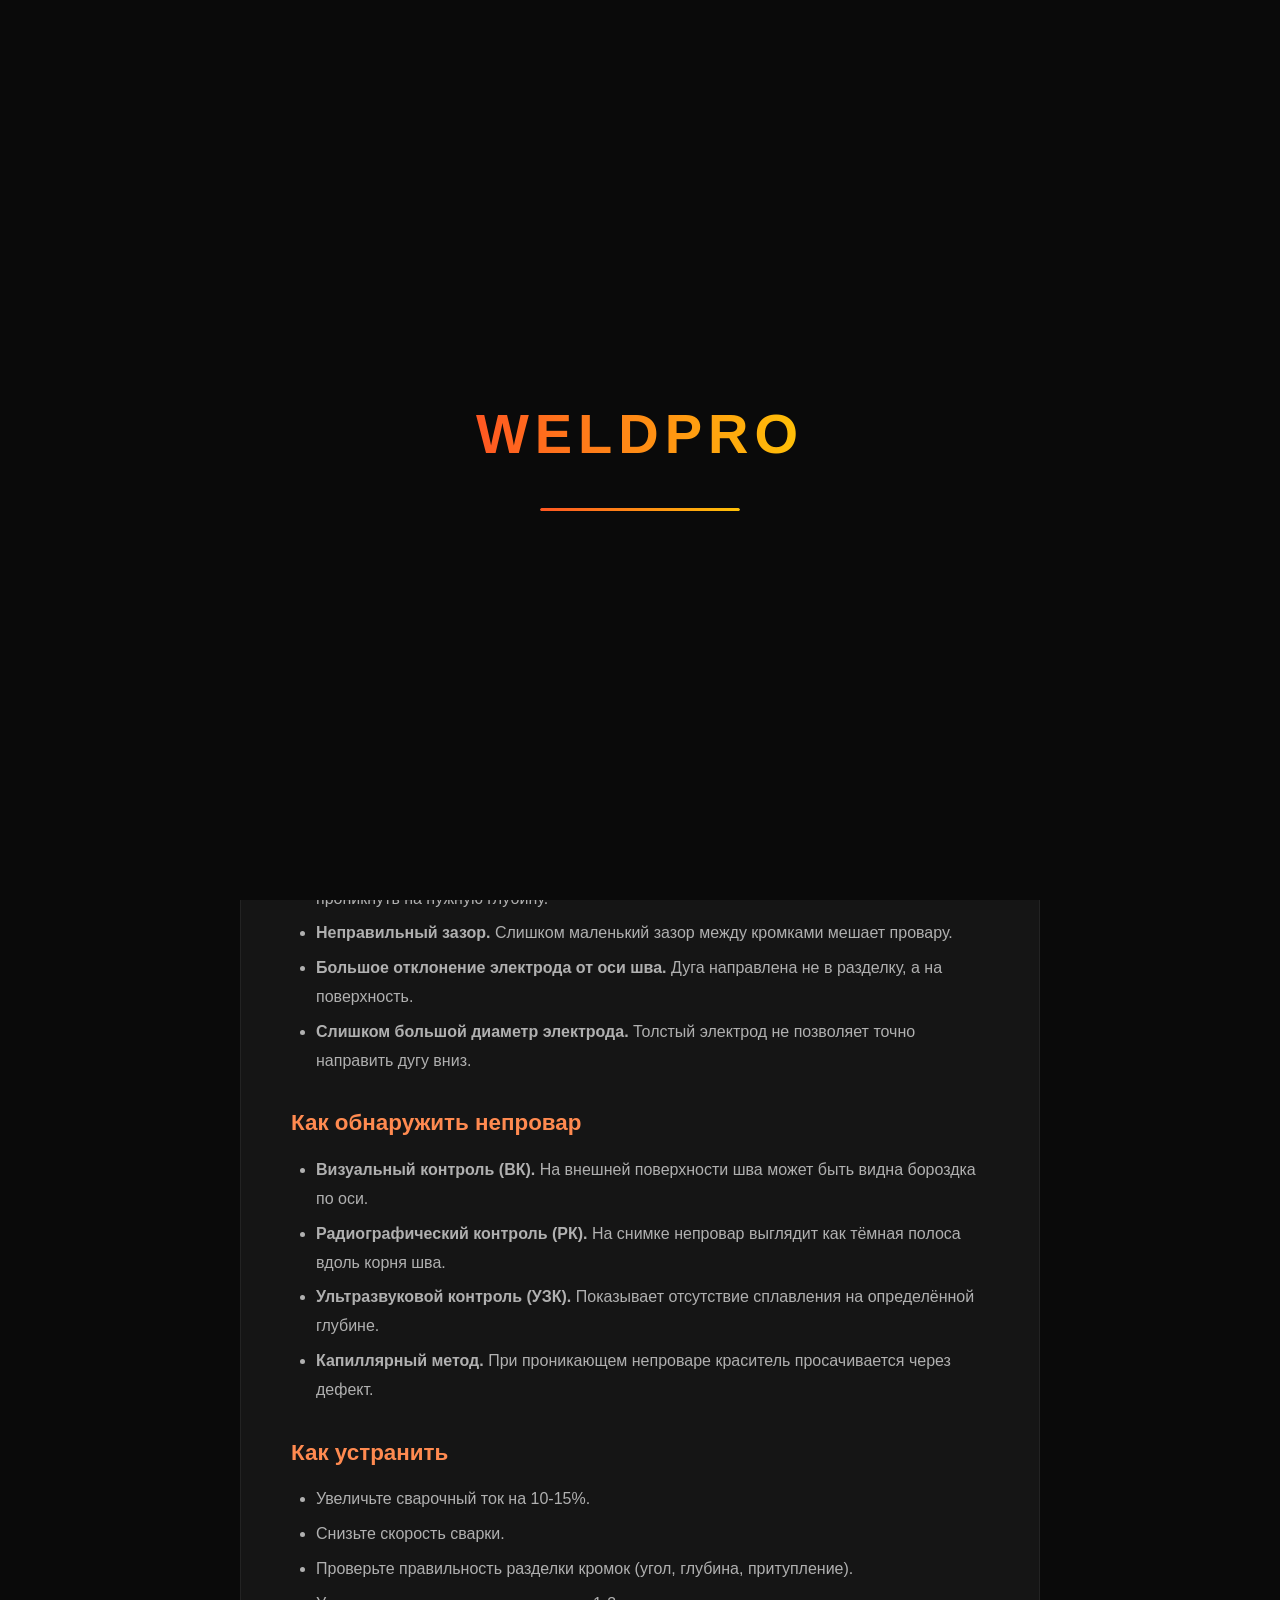
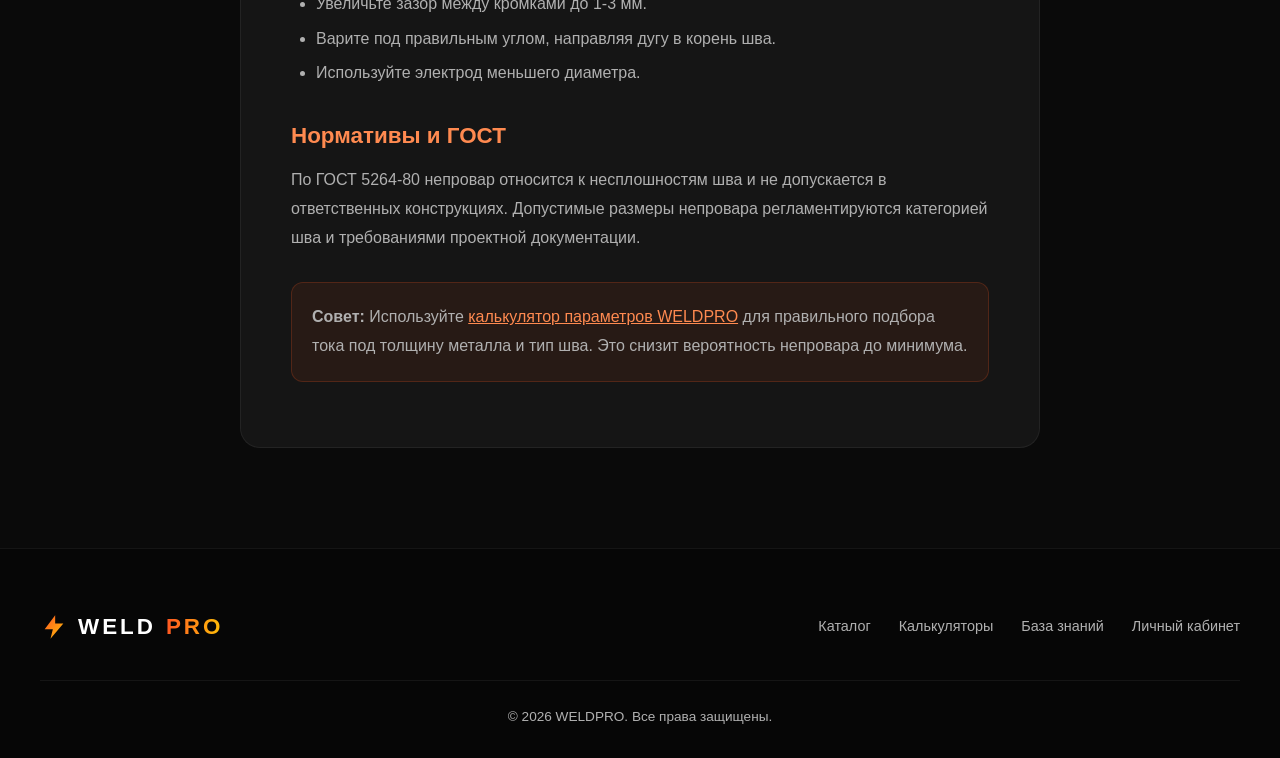
<file: defect-nepravar.html>
<!DOCTYPE html>
<html lang="ru">
<head>
  <meta charset="UTF-8" />
  <meta name="viewport" content="width=device-width, initial-scale=1.0" />
  <title>Непровар сварного шва — причины, устранение, ГОСТ | WELDPRO</title>
  <meta name="description" content="Непровар — опасный дефект сварного шва. Причины: малый ток, высокая скорость, неправильная разделка. Как обнаружить и устранить непровар по ГОСТ 5264." />
  <meta name="keywords" content="непровар, дефект непровар, непровар сварки, устранение непровара, ГОСТ непровар" />
  <link rel="stylesheet" href="css/styles.css" />
</head>
<body>
  <div class="loader" id="loader"><div class="loader-logo">WELDPRO</div><div class="loader-bar"><div class="loader-bar-fill"></div></div></div>
  <div class="bg-anim"></div>

  <nav class="navbar" id="navbar">
    <a href="index.html" class="nav-logo"><div class="nav-logo-icon"><svg viewBox="0 0 24 24" width="28" height="28"><path d="M13 2 L4 14 L11 14 L9 22 L20 9 L13 9 Z" fill="url(#g-primary)"/></svg></div>WELD<span>PRO</span></a>
    <ul class="nav-links" id="navLinks">
      <li><a href="index.html">Главная</a></li><li><a href="catalog.html">Каталог</a></li><li><a href="calculators.html">Калькуляторы</a></li><li><a href="wiki.html">База знаний</a></li><li><a href="account.html">Личный кабинет</a></li>
    </ul>
    <div class="nav-right">
      <button class="theme-btn" onclick="toggleTheme()"><svg viewBox="0 0 24 24" width="20" height="20"><path d="M21 12.8A9 9 0 1 1 11.2 3a7 7 0 0 0 9.8 9.8z" fill="currentColor"/></svg></button>
      <div class="burger" id="burger" onclick="toggleBurger()"><span></span><span></span><span></span></div>
    </div>
  </nav>

  <section class="section" style="padding-top:120px;">
    <div class="container">
      <div class="breadcrumbs reveal"><a href="index.html">Главная</a><span>/</span><a href="wiki.html">База знаний</a><span>/</span><span>Непровар</span></div>
      <article class="seo-article reveal">
        <h1>Непровар сварного шва — причины, устранение, ГОСТ</h1>
        <div class="meta">10 минут чтения · Обновлено 24 августа 2026 · WELDPRO</div>
        <p>Непровар — один из самых опасных дефектов сварных соединений. При непроваре металл деталей не сплавляется на всю глубину шва, что приводит к резкому снижению прочности конструкции и может стать причиной аварии.</p>

        <h2>Что такое непровар</h2>
        <p>Непровар (lack of penetration) — это дефект, при котором расплавленный металл заполняет не всю глубину разделки кромок или стыка. В результате образуется полость или тонкий слой несплавленного металла, который не выдерживает расчётную нагрузку.</p>

        <h2>Причины возникновения</h2>
        <ul>
          <li><strong>Недостаточный сварочный ток.</strong> Самая частая причина — ток ниже рекомендуемого для данной толщины металла.</li>
          <li><strong>Высокая скорость сварки.</strong> При быстром движении электрода или горелки металл не успевает расплавиться на нужную глубину.</li>
          <li><strong>Неправильная разделка кромок.</strong> Узкая или слишком тупая разделка не даёт дуге проникнуть на нужную глубину.</li>
          <li><strong>Неправильный зазор.</strong> Слишком маленький зазор между кромками мешает провару.</li>
          <li><strong>Большое отклонение электрода от оси шва.</strong> Дуга направлена не в разделку, а на поверхность.</li>
          <li><strong>Слишком большой диаметр электрода.</strong> Толстый электрод не позволяет точно направить дугу вниз.</li>
        </ul>

        <h2>Как обнаружить непровар</h2>
        <ul>
          <li><strong>Визуальный контроль (ВК).</strong> На внешней поверхности шва может быть видна бороздка по оси.</li>
          <li><strong>Радиографический контроль (РК).</strong> На снимке непровар выглядит как тёмная полоса вдоль корня шва.</li>
          <li><strong>Ультразвуковой контроль (УЗК).</strong> Показывает отсутствие сплавления на определённой глубине.</li>
          <li><strong>Капиллярный метод.</strong> При проникающем непроваре краситель просачивается через дефект.</li>
        </ul>

        <h2>Как устранить</h2>
        <ul>
          <li>Увеличьте сварочный ток на 10-15%.</li>
          <li>Снизьте скорость сварки.</li>
          <li>Проверьте правильность разделки кромок (угол, глубина, притупление).</li>
          <li>Увеличьте зазор между кромками до 1-3 мм.</li>
          <li>Варите под правильным углом, направляя дугу в корень шва.</li>
          <li>Используйте электрод меньшего диаметра.</li>
        </ul>

        <h2>Нормативы и ГОСТ</h2>
        <p>По ГОСТ 5264-80 непровар относится к несплошностям шва и не допускается в ответственных конструкциях. Допустимые размеры непровара регламентируются категорией шва и требованиями проектной документации.</p>

        <p style="margin-top:30px;padding:20px;background:rgba(255,87,34,0.08);border-radius:12px;border:1px solid rgba(255,87,34,0.2);"><strong>Совет:</strong> Используйте <a href="calculators.html" style="color:var(--primary-light);">калькулятор параметров WELDPRO</a> для правильного подбора тока под толщину металла и тип шва. Это снизит вероятность непровара до минимума.</p>
      </article>
    </div>
  </section>

  <footer class="footer">
    <div class="footer-content">
      <a href="index.html" class="footer-logo"><svg viewBox="0 0 24 24" width="28" height="28"><path d="M13 2 L4 14 L11 14 L9 22 L20 9 L13 9 Z" fill="url(#g-primary)"/></svg>WELD<span>PRO</span></a>
      <div class="footer-links"><a href="catalog.html">Каталог</a><a href="calculators.html">Калькуляторы</a><a href="wiki.html">База знаний</a><a href="account.html">Личный кабинет</a></div>
    </div>
    <div class="footer-bottom">&copy; 2026 WELDPRO. Все права защищены.</div>
  </footer>
  <button class="scroll-top" id="scrollTop" onclick="scrollToTop()"><svg viewBox="0 0 24 24"><path d="M12 19V5 M5 12l7-7 7 7" stroke="white" stroke-width="2" fill="none" stroke-linecap="round" stroke-linejoin="round"/></svg></button>

  <script src="js/app.js"></script>
</body>
</html>
</file>
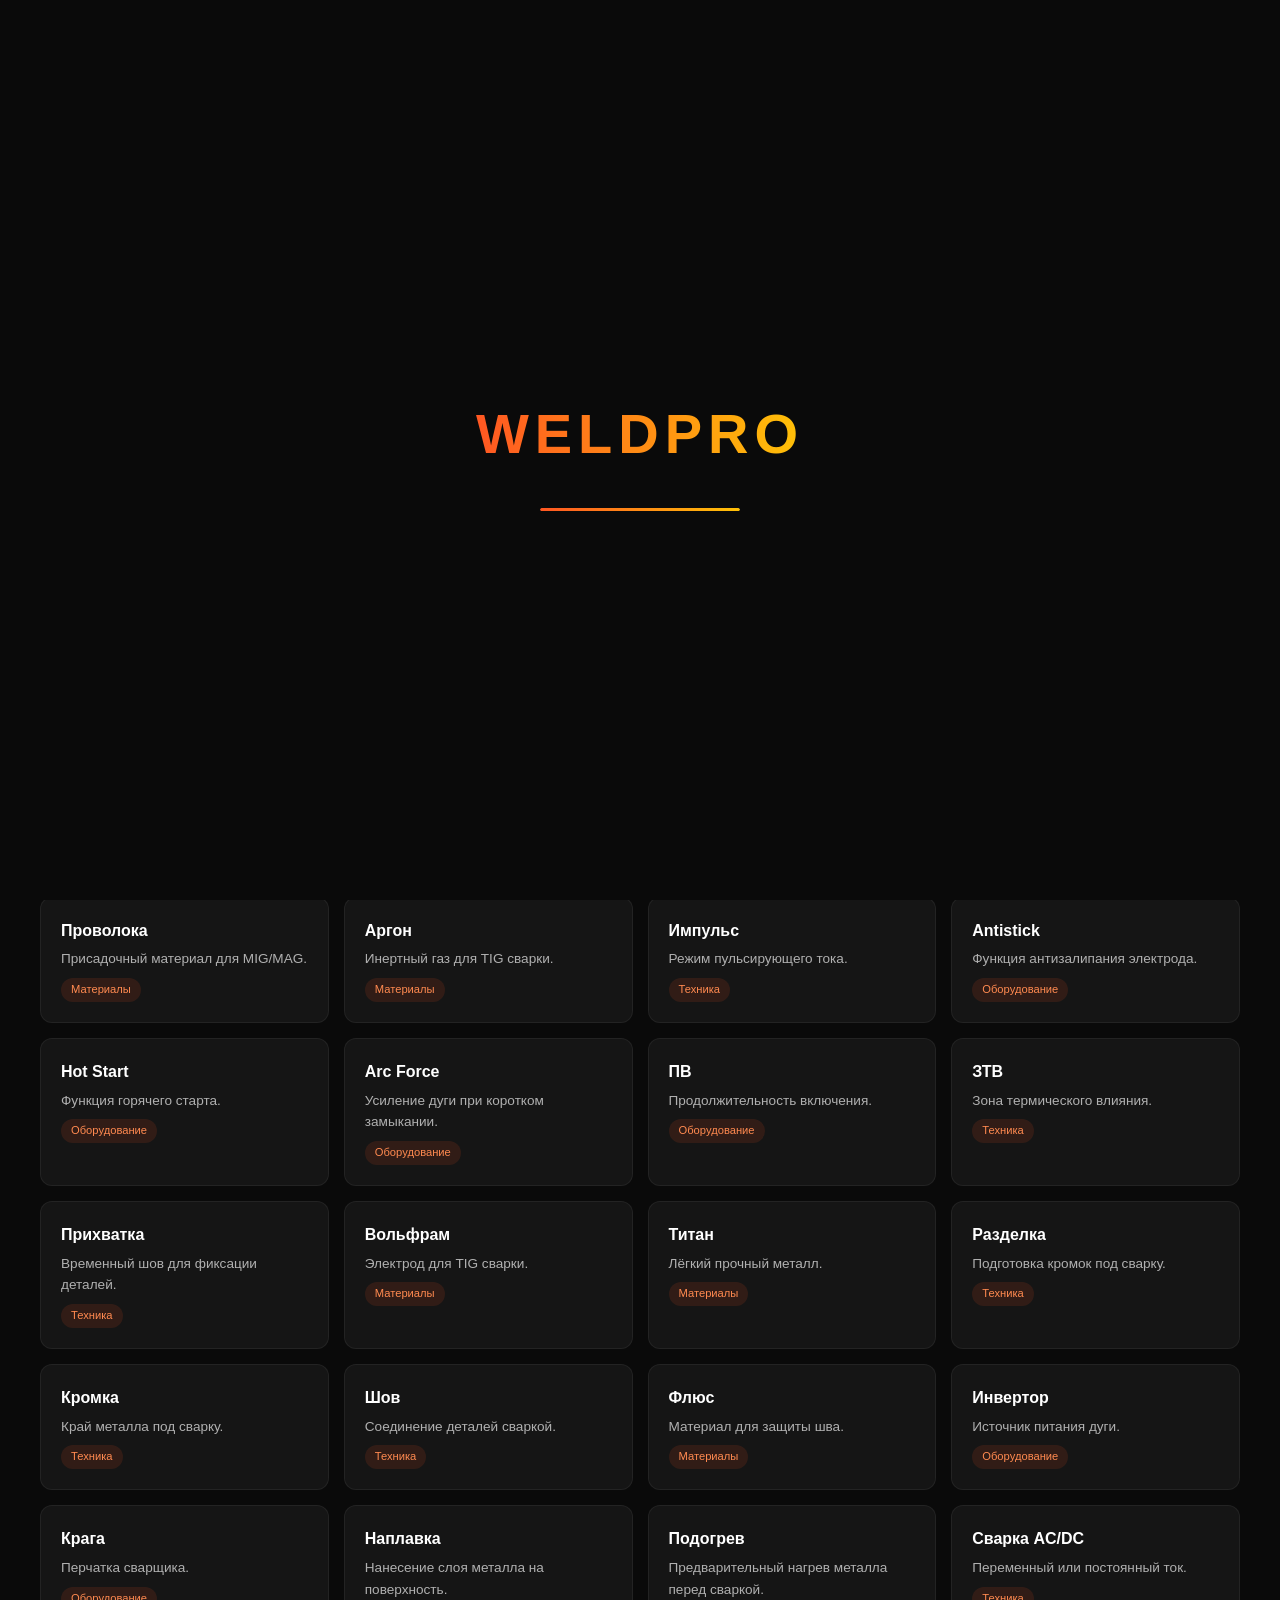
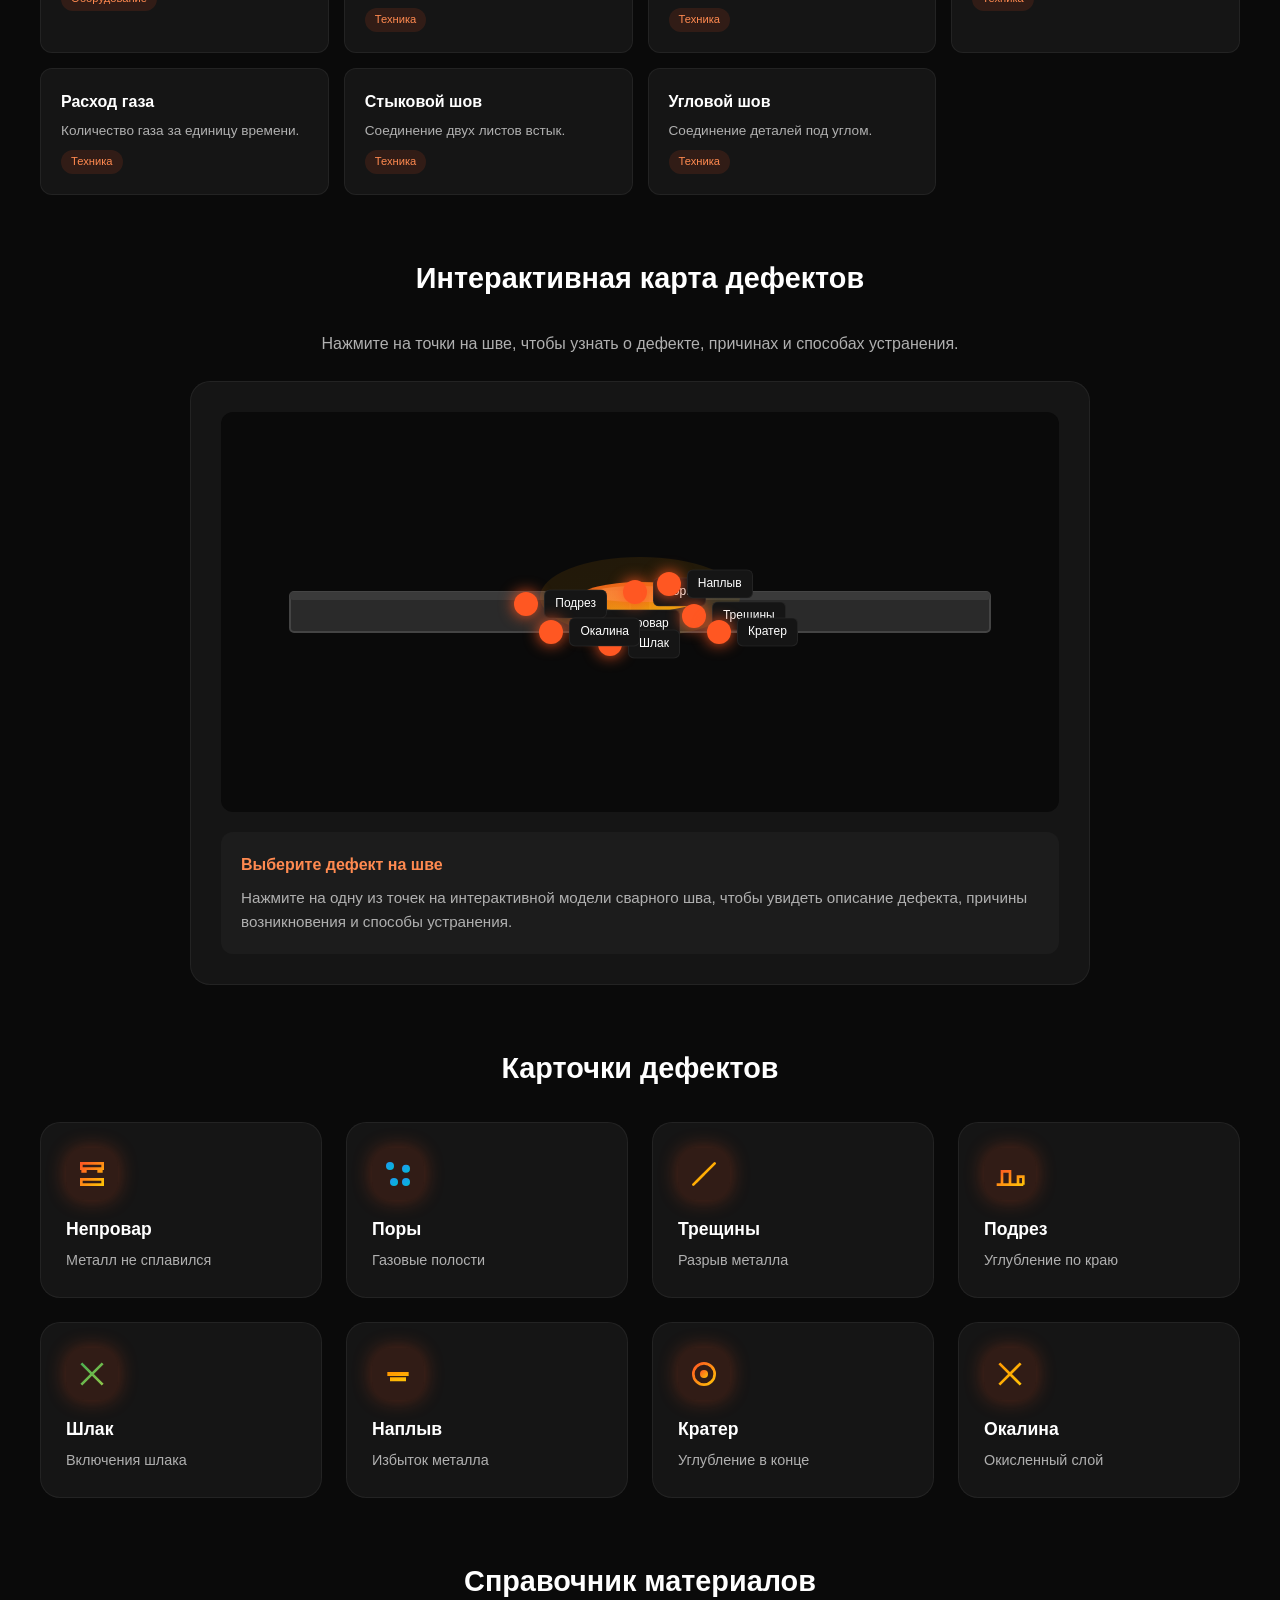
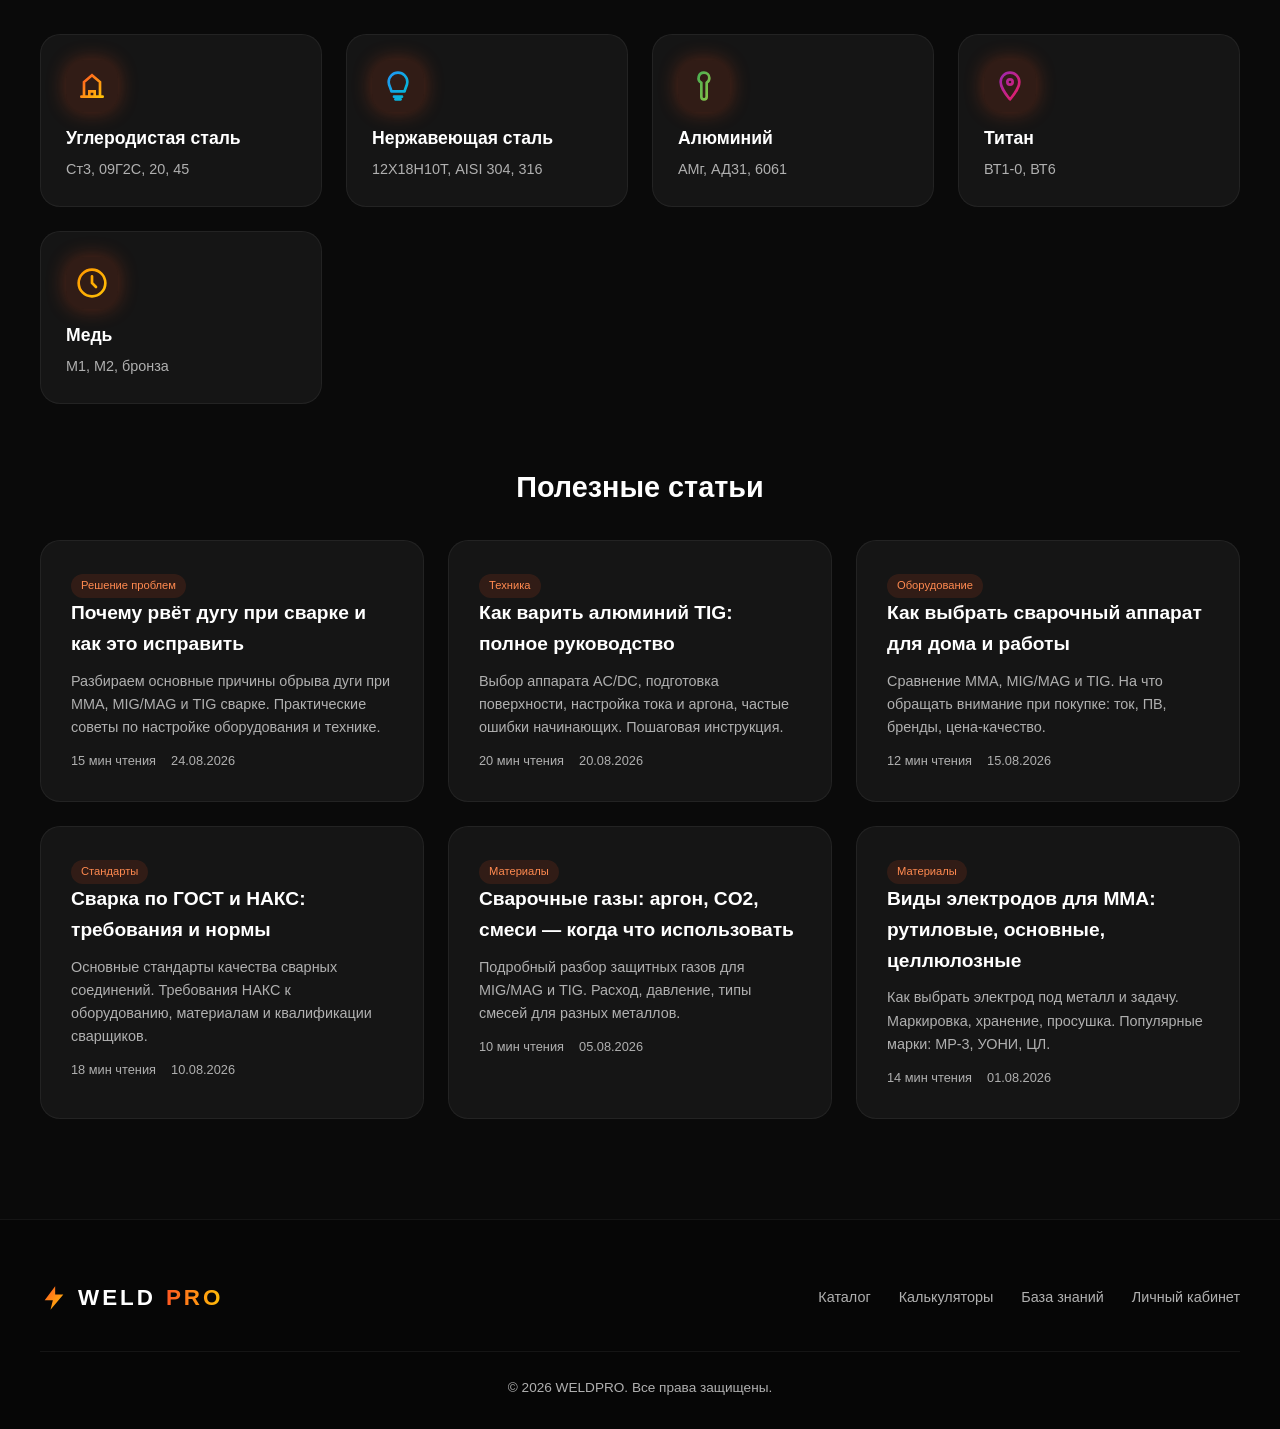
<file: wiki.html>
<!DOCTYPE html>
<html lang="ru">
<head>
  <meta charset="UTF-8" />
  <meta name="viewport" content="width=device-width, initial-scale=1.0" />
  <title>База знаний сварщика — WELDPRO | Глоссарий, дефекты, материалы</title>
  <meta name="description" content="Глоссарий сварочных терминов, интерактивная карта дефектов шва, справочник материалов, статьи и руководства для сварщиков." />
  <meta name="keywords" content="сварочный глоссарий, дефекты сварки, непровар, поры, трещины, справочник материалов, сварка статьи" />
  <link rel="manifest" href="manifest.json" />
  <link rel="stylesheet" href="css/styles.css" />
</head>
<body>
  <div class="loader" id="loader"><div class="loader-logo">WELDPRO</div><div class="loader-bar"><div class="loader-bar-fill"></div></div></div>
  <div class="bg-anim"></div>
  <div class="sparks" id="sparks"></div>

  <nav class="navbar" id="navbar">
    <a href="index.html" class="nav-logo">
      <div class="nav-logo-icon"><svg viewBox="0 0 24 24" width="28" height="28"><path d="M13 2 L4 14 L11 14 L9 22 L20 9 L13 9 Z" fill="url(#g-primary)"/></svg></div>
      WELD<span>PRO</span>
    </a>
    <ul class="nav-links" id="navLinks">
      <li><a href="index.html">Главная</a></li>
      <li><a href="catalog.html">Каталог</a></li>
      <li><a href="calculators.html">Калькуляторы</a></li>
      <li><a href="wiki.html" class="active">База знаний</a></li>
      <li><a href="account.html">Личный кабинет</a></li>
    </ul>
    <div class="nav-right">
      <button class="theme-btn" onclick="toggleTheme()"><svg viewBox="0 0 24 24" width="20" height="20"><path d="M21 12.8A9 9 0 1 1 11.2 3a7 7 0 0 0 9.8 9.8z" fill="currentColor"/></svg></button>
      <div class="burger" id="burger" onclick="toggleBurger()"><span></span><span></span><span></span></div>
    </div>
  </nav>

  <section class="section" style="padding-top:120px;">
    <div class="container">
      <div class="section-header reveal">
        <div class="section-tag"><svg viewBox="0 0 24 24" width="14" height="14"><path d="M4 19V5a2 2 0 0 1 2-2h14a2 2 0 0 1 2 2v14a2 2 0 0 0-2 2H6a2 2 0 0 0-2 2z M20 5v14" stroke="url(#g-primary)" stroke-width="2" fill="none"/></svg></div>
        <h1 class="section-title">База знаний</h1>
        <p class="section-desc">Глоссарий терминов, интерактивная карта дефектов, справочник материалов и полезные статьи для сварщиков.</p>
      </div>

      <!-- Glossary -->
      <div style="margin-bottom:60px;">
        <h2 style="font-size:1.8rem;font-weight:700;text-align:center;margin-bottom:30px;">Глоссарий</h2>
        <input type="text" class="glossary-search" id="glossarySearch" placeholder="Поиск термина..." oninput="renderGlossary()" />
        <div class="glossary-cats" id="glossaryCats"></div>
        <div class="glossary-list" id="glossaryList"></div>
      </div>

      <!-- 3D Defect Map -->
      <div style="margin-bottom:60px;">
        <h2 style="font-size:1.8rem;font-weight:700;text-align:center;margin-bottom:30px;">Интерактивная карта дефектов</h2>
        <p style="text-align:center;color:var(--text-muted);margin-bottom:25px;">Нажмите на точки на шве, чтобы узнать о дефекте, причинах и способах устранения.</p>
        <div class="defect-3d-container reveal">
          <div class="defect-3d-canvas" id="defect3dCanvas">
            <svg viewBox="0 0 800 400" width="100%" height="100%" style="position:absolute;">
              <!-- Metal plates -->
              <rect x="50" y="180" width="340" height="40" rx="4" fill="#2a2a2a" stroke="#444" stroke-width="2"/>
              <rect x="410" y="180" width="340" height="40" rx="4" fill="#2a2a2a" stroke="#444" stroke-width="2"/>
              <rect x="50" y="180" width="340" height="8" rx="3" fill="#3a3a3a"/>
              <rect x="410" y="180" width="340" height="8" rx="3" fill="#3a3a3a"/>
              <!-- Weld bead -->
              <ellipse cx="400" cy="185" rx="60" ry="15" fill="url(#g-primary)" opacity="0.9"/>
              <ellipse cx="400" cy="182" rx="50" ry="8" fill="#FF8A50" opacity="0.6"/>
              <!-- Glow -->
              <ellipse cx="400" cy="185" rx="100" ry="40" fill="url(#g-amber)" opacity="0.1"/>
            </svg>
            <!-- Hotspots -->
            <div class="defect-3d-hotspot" data-label="Непровар" style="left:42%;top:50%;" onclick="showDefect3d('Непровар')"></div>
            <div class="defect-3d-hotspot" data-label="Поры" style="left:48%;top:42%;" onclick="showDefect3d('Поры')"></div>
            <div class="defect-3d-hotspot" data-label="Подрез" style="left:35%;top:45%;" onclick="showDefect3d('Подрез')"></div>
            <div class="defect-3d-hotspot" data-label="Трещины" style="left:55%;top:48%;" onclick="showDefect3d('Трещины')"></div>
            <div class="defect-3d-hotspot" data-label="Шлак" style="left:45%;top:55%;" onclick="showDefect3d('Шлак')"></div>
            <div class="defect-3d-hotspot" data-label="Наплыв" style="left:52%;top:40%;" onclick="showDefect3d('Наплыв')"></div>
            <div class="defect-3d-hotspot" data-label="Кратер" style="left:58%;top:52%;" onclick="showDefect3d('Кратер')"></div>
            <div class="defect-3d-hotspot" data-label="Окалина" style="left:38%;top:52%;" onclick="showDefect3d('Окалина')"></div>
          </div>
          <div class="defect-3d-info" id="defect3dInfo">
            <h4>Выберите дефект на шве</h4>
            <p>Нажмите на одну из точек на интерактивной модели сварного шва, чтобы увидеть описание дефекта, причины возникновения и способы устранения.</p>
          </div>
        </div>
      </div>

      <!-- Defects Grid -->
      <div style="margin-bottom:60px;">
        <h2 style="font-size:1.8rem;font-weight:700;text-align:center;margin-bottom:30px;">Карточки дефектов</h2>
        <div class="grid defects-grid" id="defectsGrid"></div>
      </div>

      <!-- Reference Materials -->
      <div style="margin-bottom:60px;">
        <h2 style="font-size:1.8rem;font-weight:700;text-align:center;margin-bottom:30px;">Справочник материалов</h2>
        <div class="grid ref-grid" id="refGrid"></div>
      </div>

      <!-- SEO Articles -->
      <div>
        <h2 style="font-size:1.8rem;font-weight:700;text-align:center;margin-bottom:30px;">Полезные статьи</h2>
        <div class="grid" style="grid-template-columns:repeat(auto-fit,minmax(300px,1fr));">
          <div class="card article-card reveal clickable" onclick="location.href='article-pochemu-rvet-dugu.html'">
            <span class="article-tag">Решение проблем</span>
            <h3>Почему рвёт дугу при сварке и как это исправить</h3>
            <p>Разбираем основные причины обрыва дуги при MMA, MIG/MAG и TIG сварке. Практические советы по настройке оборудования и технике.</p>
            <div class="article-meta"><span>15 мин чтения</span><span>24.08.2026</span></div>
          </div>
          <div class="card article-card reveal clickable" onclick="location.href='article-kak-varit-alyuminiy-tig.html'">
            <span class="article-tag">Техника</span>
            <h3>Как варить алюминий TIG: полное руководство</h3>
            <p>Выбор аппарата AC/DC, подготовка поверхности, настройка тока и аргона, частые ошибки начинающих. Пошаговая инструкция.</p>
            <div class="article-meta"><span>20 мин чтения</span><span>20.08.2026</span></div>
          </div>
          <div class="card article-card reveal clickable" onclick="location.href='article-vybor-svarochnogo-apparata.html'">
            <span class="article-tag">Оборудование</span>
            <h3>Как выбрать сварочный аппарат для дома и работы</h3>
            <p>Сравнение MMA, MIG/MAG и TIG. На что обращать внимание при покупке: ток, ПВ, бренды, цена-качество.</p>
            <div class="article-meta"><span>12 мин чтения</span><span>15.08.2026</span></div>
          </div>
          <div class="card article-card reveal clickable" onclick="location.href='article-gost-naks.html'">
            <span class="article-tag">Стандарты</span>
            <h3>Сварка по ГОСТ и НАКС: требования и нормы</h3>
            <p>Основные стандарты качества сварных соединений. Требования НАКС к оборудованию, материалам и квалификации сварщиков.</p>
            <div class="article-meta"><span>18 мин чтения</span><span>10.08.2026</span></div>
          </div>
          <div class="card article-card reveal clickable" onclick="location.href='article-svarochnye-gazy.html'">
            <span class="article-tag">Материалы</span>
            <h3>Сварочные газы: аргон, CO2, смеси — когда что использовать</h3>
            <p>Подробный разбор защитных газов для MIG/MAG и TIG. Расход, давление, типы смесей для разных металлов.</p>
            <div class="article-meta"><span>10 мин чтения</span><span>05.08.2026</span></div>
          </div>
          <div class="card article-card reveal clickable" onclick="location.href='article-elektrody-mma.html'">
            <span class="article-tag">Материалы</span>
            <h3>Виды электродов для MMA: рутиловые, основные, целлюлозные</h3>
            <p>Как выбрать электрод под металл и задачу. Маркировка, хранение, просушка. Популярные марки: МР-3, УОНИ, ЦЛ.</p>
            <div class="article-meta"><span>14 мин чтения</span><span>01.08.2026</span></div>
          </div>
        </div>
      </div>
    </div>
  </section>

  <footer class="footer">
    <div class="footer-content">
      <a href="index.html" class="footer-logo"><svg viewBox="0 0 24 24" width="28" height="28"><path d="M13 2 L4 14 L11 14 L9 22 L20 9 L13 9 Z" fill="url(#g-primary)"/></svg>WELD<span>PRO</span></a>
      <div class="footer-links">
        <a href="catalog.html">Каталог</a><a href="calculators.html">Калькуляторы</a><a href="wiki.html">База знаний</a><a href="account.html">Личный кабинет</a>
      </div>
    </div>
    <div class="footer-bottom">&copy; 2026 WELDPRO. Все права защищены.</div>
  </footer>

  <div class="modal-overlay" id="modalOverlay" onclick="if(event.target===this)closeModal()">
    <div class="modal"><button class="modal-close" onclick="closeModal()">&#10005;</button><div id="modalBody"></div></div>
  </div>
  <button class="scroll-top" id="scrollTop" onclick="scrollToTop()"><svg viewBox="0 0 24 24"><path d="M12 19V5 M5 12l7-7 7 7" stroke="white" stroke-width="2" fill="none" stroke-linecap="round" stroke-linejoin="round"/></svg></button>

  <script src="js/app.js"></script>
  <script>
    // === Glossary ===
    const glossaryCats = ['Все', 'Оборудование', 'Материалы', 'Дефекты', 'Техника'];
    const glossary = [
      { t:'Дуга сварная', c:'Техника', d:'Электрический разряд для плавления металла.', full:'Определение:\nДуга — это устойчивый электрический разряд, который горит между электродом и металлом и плавит оба.\n\nПрименение:\n- Основа всех методов сварки\n- Создаёт температуру до 5000°C\n- Расплавляет кромки деталей\n\nСоветы:\n- Удерживайте стабильную длину дуги\n- Не рвите дугу резко, заваривайте кратер\n- Следите за напряжением и током' },
      { t:'Электрод', c:'Материалы', d:'Стержень с покрытием, плавится при сварке.', full:'Определение:\nЭлектрод — это металлический стержень с покрытием, который плавится при сварке и служит присадочным материалом для MMA.\n\nПрименение:\n- Рутиловые (МР-3, АНО) — универсальные\n- Основные (УОНИ) — ответственные швы\n- Целлюлозные — трубы\n\nСоветы:\n- Просушите электроды при 100-120°C\n- Выбирайте диаметр по толщине металла\n- Храните в сухом месте' },
      { t:'Шлак', c:'Материалы', d:'Остаток покрытия электрода.', full:'Определение:\nШлак — это расплавленное покрытие электрода или флюса, которое затвердевает на поверхности шва и защищает его.\n\nПрименение:\n- Защищает шов от воздуха при остывании\n- Образует корку, которую нужно сбивать\n- Влияет на внешний вид шва\n\nСоветы:\n- Сбивайте шлак молотком после остывания\n- Очищайте каждый слой перед следующим\n- Плохая очистка ведёт к дефектам' },
      { t:'Непровар', c:'Дефекты', d:'Отсутствие сплавления между деталями.', full:'Определение:\nНепровар — дефект, при котором металл не сплавился на всю глубину, образуется слабое соединение.\n\nПричины:\n- Недостаточный ток\n- Высокая скорость сварки\n- Узкая разделка кромок\n\nСоветы:\n- Увеличьте ток на 10-15%\n- Снизьте скорость\n- Сделайте правильную разделку кромок' },
      { t:'Подрез', c:'Дефекты', d:'Углубление по краю шва.', full:'Определение:\nПодрез — канавка, которая образуется по краю шва и ослабляет соединение.\n\nПричины:\n- Слишком большой ток\n- Длинная дуга\n- Неправильный угол наклона электрода\n\nСоветы:\n- Снизьте ток\n- Укоротите дугу\n- Следите за углом наклона электрода' },
      { t:'Поры', c:'Дефекты', d:'Газовые полости в шве.', full:'Определение:\nПоры — пузырьки газа, застрявшие в металле шва, которые ослабляют соединение.\n\nПричины:\n- Влага на металле или электроде\n- Ржавчина и грязь\n- Недостаточный расход газа\n\nСоветы:\n- Очистите кромки от ржавчины\n- Просушите электроды\n- Увеличьте расход газа' },
      { t:'Трещина', c:'Дефекты', d:'Разрыв металла шва или ЗТВ.', full:'Определение:\nТрещина — самый опасный дефект, разрыв металла в шве или около него.\n\nПричины:\n- Быстрое остывание\n- Внутренние напряжения\n- Водород в металле\n\nСоветы:\n- Подогревайте толстый металл\n- Давайте медленно остывать\n- Используйте низководородные электроды' },
      { t:'Горелка', c:'Оборудование', d:'Инструмент для подачи дуги и присадки.', full:'Определение:\nГорелка — инструмент, который подаёт дугу, присадку и газ в зону сварки для MIG и TIG.\n\nПрименение:\n- TIG-горелка с вольфрамовым электродом\n- MIG-горелка с подачей проволоки\n- Разные размеры под ток\n\nСоветы:\n- Держите горелку под правильным углом\n- Следите за состоянием сопла\n- Чистите контактный наконечник' },
      { t:'Проволока', c:'Материалы', d:'Присадочный материал для MIG/MAG.', full:'Определение:\nПроволока — присадочный материал, который автоматически подаётся в зону сварки при MIG/MAG.\n\nПрименение:\n- СВ-08Г2С — для стали\n- AlMg5 — для алюминия\n- ЭР-308L — для нержавейки\n\nСоветы:\n- Подбирайте диаметр под толщину\n- Храните проволоку в сухости\n- Проверяйте подачу перед работой' },
      { t:'Аргон', c:'Материалы', d:'Инертный газ для TIG сварки.', full:'Определение:\nАргон — инертный газ, который защищает расплавленный металл от кислорода при сварке.\n\nПрименение:\n- TIG — чистый аргон 100%\n- MIG алюминия — аргон 100%\n- MIG стали — смесь Ar/CO2\n\nСоветы:\n- Подбирайте расход по соплу\n- Защищайте шов с обратной стороны\n- Для алюминия используйте AC ток' },
      { t:'Импульс', c:'Техника', d:'Режим пульсирующего тока.', full:'Определение:\nИмпульс — режим сварки, при котором ток пульсирует между высоким и низким значением.\n\nПрименение:\n- Сварка тонкого металла\n- Снижение нагрева детали\n- Лучший контроль ванны\n\nСоветы:\n- Настройте частоту импульсов\n- Для алюминия используйте импульс\n- Идеален для TIG' },
      { t:'Antistick', c:'Оборудование', d:'Функция антизалипания электрода.', full:'Определение:\nAntistick (антизалипание) — функция, которая автоматически снижает ток при коротком замыкании, чтобы электрод не прилипал.\n\nПрименение:\n- Есть у большинства инверторов\n- Помогает новичкам\n- Защищает аппарат\n\nСоветы:\n- Проверьте наличие функции при покупке\n- Всё равно держите электрод правильно\n- Не злоупотребляйте залипанием' },
      { t:'Hot Start', c:'Оборудование', d:'Функция горячего старта.', full:'Определение:\nHot Start — функция, которая даёт повышенный ток в момент поджига дуги для лёгкого старта.\n\nПрименение:\n- Облегчает поджиг электрода\n- Улучшает начало шва\n- Стандарт для инверторов\n\nСоветы:\n- Настраивается в диапазоне 10-50%\n- Для тонкого металла уменьшайте\n- Удобно для MMA' },
      { t:'Arc Force', c:'Оборудование', d:'Усиление дуги при коротком замыкании.', full:'Определение:\nArc Force (усиление дуги) — функция, которая повышает ток при приближении капли, чтобы дуга не гасла.\n\nПрименение:\n- Стабильная дуга при сварке\n- Лучше провар\n- Меньше прилипаний\n\nСоветы:\n- Настройте по ощущениям\n- Для вертикальных швов уменьшайте\n- Экспериментируйте с настройкой' },
      { t:'ПВ', c:'Оборудование', d:'Продолжительность включения.', full:'Определение:\nПВ (продолжительность включения) — процент времени, в течение которого аппарат может работать без перегрева.\n\nПрименение:\n- ПВ 60% при 200А = 6 мин из 10\n- Чем выше ПВ, тем лучше\n- Важно для интенсивной работы\n\nСоветы:\n- Для дома достаточно ПВ 60%\n- Для производства берите ПВ 80-100%\n- Учитывайте при выборе' },
      { t:'ЗТВ', c:'Техника', d:'Зона термического влияния.', full:'Определение:\nЗТВ — зона термического влияния, участок металла около шва, который нагрелся и изменил структуру.\n\nПрименение:\n- Важно для прочности\n- Влияет на свойства стали\n- Учитывается в проектах\n\nСоветы:\n- Контролируйте нагрев\n- Для ответственных швов делайте термообработку\n- Избегайте перегрева' },
      { t:'Прихватка', c:'Техника', d:'Временный шов для фиксации деталей.', full:'Определение:\nПрихватка — короткий временный шов, который фиксирует детали перед основной сваркой.\n\nПрименение:\n- Фиксация положения деталей\n- Предотвращение смещения\n- Облегчает сборку\n\nСоветы:\n- Делайте прихватки через 200-300 мм\n- Длина прихватки 20-40 мм\n- Учитывайте усадку металла' },
      { t:'Вольфрам', c:'Материалы', d:'Электрод для TIG сварки.', full:'Определение:\nВольфрам — тугоплавкий металл, из которого делают электроды для TIG сварки.\n\nПрименение:\n- Чистый вольфрам — для AC\n- Легированный торием — для DC\n- Разные диаметры под ток\n\nСоветы:\n- Затачивайте под углом 30-60°\n- Не перегревайте электрод\n- Для алюминия используйте AC' },
      { t:'Титан', c:'Материалы', d:'Лёгкий прочный металл.', full:'Определение:\nТитан — лёгкий и прочный металл, который требует особых условий сварки.\n\nПрименение:\n- Авиация и космос\n- Химическая промышленность\n- Медицина\n\nСоветы:\n- Только TIG в чистом аргоне\n- Защита с обеих сторон\n- Не допускайте загрязнений' },
      { t:'Разделка', c:'Техника', d:'Подготовка кромок под сварку.', full:'Определение:\nРазделка — подготовка кромок металла под сварку для обеспечения провара.\n\nПрименение:\n- V-образная — для 8-20 мм\n- X-образная — для 12-40 мм\n- U-образная — для толстого\n\nСоветы:\n- Угол разделки обычно 60°\n- Оставляйте притупление 1-2 мм\n- Зазор 1-3 мм' },
      { t:'Кромка', c:'Техника', d:'Край металла под сварку.', full:'Определение:\nКромка — край металла, который подготавливают к сварке.\n\nПрименение:\n- Зачистка кромок\n- Снятие фасок\n- Удаление дефектов\n\nСоветы:\n- Зачищайте 20-30 мм от кромки\n- Удаляйте ржавчину и краску\n- Проверяйте геометрию' },
      { t:'Шов', c:'Техника', d:'Соединение деталей сваркой.', full:'Определение:\nШов — результат сварки, соединение деталей расплавленным металлом.\n\nПрименение:\n- Стыковые — для листов\n- Угловые — для рам\n- Тавровые — для рёбер\n\nСоветы:\n- Контролируйте ширину и высоту\n- Проверяйте на дефекты\n- Обрабатывайте после сварки' },
      { t:'Флюс', c:'Материалы', d:'Материал для защиты шва.', full:'Определение:\nФлюс — материал, который защищает шов от воздуха и легирует металл.\n\nПрименение:\n- Автоматическая сварка\n- Порошковая проволока\n- Медная пайка\n\nСоветы:\n- Подбирайте флюс под металл\n- Контролируйте влажность\n- Утилизируйте отработанный флюс' },
      { t:'Инвертор', c:'Оборудование', d:'Источник питания дуги.', full:'Определение:\nИнвертор — современный источник питания, который преобразует ток для сварки.\n\nПрименение:\n- MMA инверторы\n- MIG/MAG полуавтоматы\n- TIG аппараты\n\nСоветы:\n- Проверяйте ПВ\n- Следите за охлаждением\n- Выбирайте по току' },
      { t:'Крага', c:'Оборудование', d:'Перчатка сварщика.', full:'Определение:\nКрага — защитная перчатка сварщика из толстой кожи.\n\nПрименение:\n- Защита рук от искр\n- Защита от ожогов\n- Удержание горячих деталей\n\nСоветы:\n- Выбирайте по размеру\n- Для TIG — тонкие краги\n- Для MMA — усиленные' },
      { t:'Наплавка', c:'Техника', d:'Нанесение слоя металла на поверхность.', full:'Определение:\nНаплавка — нанесение слоя металла на поверхность детали для восстановления или упрочнения.\n\nПрименение:\n- Восстановление изношенных деталей\n- Упрочнение поверхностей\n- Ремонт валов и роликов\n\nСоветы:\n- Используйте специальные электроды\n- Контролируйте температуру\n- Снимайте наплавку после' },
      { t:'Подогрев', c:'Техника', d:'Предварительный нагрев металла перед сваркой.', full:'Определение:\nПодогрев — предварительный нагрев металла перед сваркой для снижения трещин.\n\nПрименение:\n- Толстый металл >20 мм\n- Низколегированные стали\n- Ответственные конструкции\n\nСоветы:\n- Температура 100-200°C\n- Используйте газовые горелки\n- Контролируйте термокарандашом' },
      { t:'Сварка AC/DC', c:'Техника', d:'Переменный или постоянный ток.', full:'Определение:\nAC/DC — режимы сварки переменным (AC) или постоянным (DC) током.\n\nПрименение:\n- AC — для алюминия\n- DC — для стали и нержавейки\n- DC — для большинства задач\n\nСоветы:\n- Для алюминия нужен AC\n- Для нержавейки — DC\n- Универсальные аппараты AC/DC' },
      { t:'Расход газа', c:'Техника', d:'Количество газа за единицу времени.', full:'Определение:\nРасход газа — количество защитного газа, подаваемое в зону сварки за минуту.\n\nПрименение:\n- MIG стали: 8-12 л/мин\n- TIG: 6-10 л/мин\n- MIG алюминия: 15-20 л/мин\n\nСоветы:\n- Слишком мало — поры\n- Слишком много — расход\n- Подбирайте по соплу' },
      { t:'Стыковой шов', c:'Техника', d:'Соединение двух листов встык.', full:'Определение:\nСтыковой шов — соединение, при котором две детали лежат в одной плоскости.\n\nПрименение:\n- Соединение листов\n- Трубы\n- Секции металлоконструкций\n\nСоветы:\n- Выравнивайте кромки\n- Используйте разделку для толстого\n- Контролируйте зазор' },
      { t:'Угловой шов', c:'Техника', d:'Соединение деталей под углом.', full:'Определение:\nУгловой шов — соединение, при котором детали расположены под углом (обычно 90°).\n\nПрименение:\n- Рамы\n- Рёбра жёсткости\n- Уголки и швеллеры\n\nСоветы:\n- Выбирайте катет по нагрузке\n- Варите с двух сторон\n- Контролируйте симметрию' }
    ];
    
    // Tooltip system
    let tooltipVisible = false;
    let tooltipTimeout = null;
    
    function showTooltip(term, fullText, event) {
      hideTooltip();
      
      const termData = glossary.find(g => g.t === term);
      if (!termData) return;
      
      // Create tooltip
      const tooltip = document.createElement('div');
      tooltip.id = 'glossary-tooltip';
      tooltip.style.cssText = 'position:fixed;z-index:10000;background:var(--bg-card);border:1px solid var(--border);border-radius:12px;padding:16px;max-width:320px;max-height:400px;overflow-y:auto;box-shadow:0 8px 32px rgba(0,0,0,0.3);font-size:0.9rem;line-height:1.5;';
      
      let html = '<div style="display:flex;justify-content:space-between;align-items:center;margin-bottom:10px;">';
      html += '<strong style="color:var(--primary-light);font-size:1.1rem;">' + termData.t + '</strong>';
      html += '<span class="glossary-tag" style="font-size:0.75rem;">' + termData.c + '</span>';
      html += '</div>';
      
      // Parse full text
      (termData.full || termData.d).split('\n').forEach(line => {
        if (line.trim()) {
          html += '<p style="margin:6px 0;">' + line + '</p>';
        }
      });
      
      tooltip.innerHTML = html;
      document.body.appendChild(tooltip);
      
      // Position tooltip
      const rect = event.target.getBoundingClientRect();
      let top = rect.bottom + 8;
      let left = rect.left;
      
      // Adjust if tooltip goes off screen
      const tooltipRect = tooltip.getBoundingClientRect();
      if (left + tooltipRect.width > window.innerWidth - 20) {
        left = window.innerWidth - tooltipRect.width - 20;
      }
      if (top + tooltipRect.height > window.innerHeight - 20) {
        top = rect.top - tooltipRect.height - 8;
      }
      
      tooltip.style.top = top + 'px';
      tooltip.style.left = left + 'px';
      
      tooltipVisible = true;
      
      // Auto-hide after 10 seconds
      tooltipTimeout = setTimeout(hideTooltip, 10000);
    }
    
    function hideTooltip() {
      const tooltip = document.getElementById('glossary-tooltip');
      if (tooltip) {
        tooltip.remove();
        tooltipVisible = false;
      }
      if (tooltipTimeout) {
        clearTimeout(tooltipTimeout);
        tooltipTimeout = null;
      }
    }
    
    // Add click handlers to glossary items
    function addTooltipHandlers() {
      document.querySelectorAll('.glossary-item').forEach(item => {
        item.style.cursor = 'pointer';
        item.title = 'Нажмите для определения';
        // Remove old listener to avoid duplicates
        const newEl = item.cloneNode(true);
        item.parentNode.replaceChild(newEl, item);
        newEl.addEventListener('click', (e) => {
          const term = newEl.querySelector('h4').textContent;
          const fullText = newEl.querySelector('p').textContent;
          showTooltip(term, fullText, e);
        });
      });
    }
    
    // Close tooltip on click outside
    document.addEventListener('click', (e) => {
      if (tooltipVisible && !e.target.closest('#glossary-tooltip') && !e.target.closest('.glossary-item')) {
        hideTooltip();
      }
    });
    
    // Close tooltip on Escape
    document.addEventListener('keydown', (e) => {
      if (e.key === 'Escape') {
        hideTooltip();
      }
    });

    // === Defects ===
    const defectIcons = {
      'Непровар': '<svg viewBox="0 0 24 24"><path d="M4 4h16v4H4z M4 16h16v4H4z M4 10h4 M16 10h4" stroke="url(#g-primary)" stroke-width="2" fill="none"/></svg>',
      'Поры': '<svg viewBox="0 0 24 24"><circle cx="6" cy="6" r="3" fill="url(#g-blue)"/><circle cx="18" cy="8" r="3" fill="url(#g-blue)"/><circle cx="9" cy="18" r="3" fill="url(#g-blue)"/><circle cx="18" cy="18" r="3" fill="url(#g-blue)"/></svg>',
      'Трещины': '<svg viewBox="0 0 24 24"><path d="M4 20L20 4 M12 12l-6 6 M16 8l-6 6" stroke="url(#g-amber)" stroke-width="2" fill="none" stroke-linecap="round"/></svg>',
      'Подрез': '<svg viewBox="0 0 24 24"><path d="M2 20h20 M6 20V10h6v10 M18 20V14h4v6" stroke="url(#g-primary)" stroke-width="2" fill="none"/></svg>',
      'Шлак': '<svg viewBox="0 0 24 24"><path d="M4 4l16 16 M20 4L4 20" stroke="url(#g-green)" stroke-width="2" fill="none"/></svg>',
      'Наплыв': '<svg viewBox="0 0 24 24"><path d="M4 12h16 M6 16h12" stroke="url(#g-amber)" stroke-width="3" fill="none"/></svg>',
      'Кратер': '<svg viewBox="0 0 24 24"><circle cx="12" cy="12" r="8" stroke="url(#g-primary)" stroke-width="2" fill="none"/><circle cx="12" cy="12" r="3" fill="url(#g-primary)"/></svg>',
      'Окалина': '<svg viewBox="0 0 24 24"><path d="M4 4l16 16 M20 4L4 20" stroke="url(#g-amber)" stroke-width="2" fill="none"/></svg>'
    };
    const defects = [
      { name:'Непровар', desc:'Металл не сплавился', cause:'Малый ток, высокая скорость', fix:'Увеличить ток, снизить скорость' },
      { name:'Поры', desc:'Газовые полости', cause:'Влага, ржавчина, мало газа', fix:'Очистить, увеличить газ, просушить электроды' },
      { name:'Трещины', desc:'Разрыв металла', cause:'Быстрое остывание, напряжения', fix:'Подогрев, медленное остывание' },
      { name:'Подрез', desc:'Углубление по краю', cause:'Большой ток, длинная дуга', fix:'Снизить ток, укоротить дугу' },
      { name:'Шлак', desc:'Включения шлака', cause:'Плохая очистка между проходами', fix:'Очищать каждый слой' },
      { name:'Наплыв', desc:'Избыток металла', cause:'Малый ток, высокая скорость', fix:'Увеличить ток, снизить скорость' },
      { name:'Кратер', desc:'Углубление в конце', cause:'Резкий обрыв дуги', fix:'Заваривать кратер' },
      { name:'Окалина', desc:'Окисленный слой', cause:'Мало газа, высокая температура', fix:'Увеличить газ, снизить ток' }
    ];
    
    // Related products for defects
    const defectRelatedProducts = {
      'Непровар': ['eq2', 'eq5', 'eq7'],
      'Поры': ['eq3', 'eq6', 'eq11'],
      'Трещины': ['eq0', 'eq4', 'eq9'],
      'Подрез': ['eq2', 'eq5', 'eq10'],
      'Шлак': ['eq2', 'eq7', 'eq12'],
      'Наплыв': ['eq1', 'eq4', 'eq13'],
      'Кратер': ['eq3', 'eq6', 'eq11'],
      'Окалина': ['eq5', 'eq8', 'eq12']
    };
    
    // Catalog data for related products
    const catalog = [
      { id:'eq0', type:'MIG/MAG', brand:'Miller', name:'Miller Multimatic 215', current:215, price:95000 },
      { id:'eq1', type:'MIG/MAG', brand:'Lincoln', name:'Lincoln Power MIG 210', current:210, price:78000 },
      { id:'eq2', type:'MMA', brand:'ESAB', name:'ESAB Rogue 180', current:180, price:35000 },
      { id:'eq3', type:'TIG', brand:'Telwin', name:'Telwin Digital 181', current:180, price:42000 },
      { id:'eq4', type:'MIG/MAG', brand:'Aurora', name:'Aurora VECTOR 2500', current:250, price:65000 },
      { id:'eq5', type:'MMA', brand:'Ресанта', name:'Ресанта САИ 190', current:190, price:18000 },
      { id:'eq6', type:'TIG', brand:'Сварог', name:'Сварог REAL TIG 200', current:200, price:55000 },
      { id:'eq7', type:'MMA', brand:'Fubag', name:'Fubag IR 200', current:200, price:22000 },
      { id:'eq8', type:'MMA', brand:'ESAB', name:'ESAB Buddy 150', current:150, price:15000 },
      { id:'eq9', type:'MIG/MAG', brand:'EWM', name:'EWM Phoenix 351', current:350, price:180000 },
      { id:'eq10', type:'MMA', brand:'Кедр', name:'Кедр ИНВЕРТОР-200', current:200, price:14000 },
      { id:'eq11', type:'TIG', brand:'Fubag', name:'Fubag TIG 200 AC/DC', current:200, price:48000 },
      { id:'eq12', type:'MMA', brand:'Ресанта', name:'Ресанта САИ 160', current:160, price:12000 },
      { id:'eq13', type:'MIG/MAG', brand:'Сварог', name:'Сварог MIG 200', current:200, price:45000 }
    ];
    function renderDefects() {
      document.getElementById('defectsGrid').innerHTML = defects.map((d, i) => '<div class="card defect-card" onclick="openDefect(' + i + ')"><div class="icon-box g-primary" style="width:52px;height:52px;margin-bottom:15px;">' + (defectIcons[d.name] || '') + '</div><div class="defect-name">' + d.name + '</div><div class="defect-desc">' + d.desc + '</div></div>').join('');
    }
    
    function openDefect(i) {
      const d = defects[i];
      const relatedIds = defectRelatedProducts[d.name] || [];
      const relatedItems = relatedIds.map(id => catalog.find(x => x.id === id)).filter(Boolean);
      
      let h = '<h2>' + d.name + '</h2>';
      h += '<h3>Описание</h3><p>' + d.desc + '</p>';
      h += '<h3>Причины</h3><p>' + d.cause + '</p>';
      h += '<h3>Устранение</h3><p>' + d.fix + '</p>';
      
      // Related products section
      if (relatedItems.length > 0) {
        h += '<h3 style="margin-top:25px;">Рекомендуемое оборудование</h3>';
        h += '<div class="grid" style="grid-template-columns:repeat(auto-fit,minmax(220px,1fr));gap:12px;margin-top:12px;">';
        relatedItems.forEach(e => {
          h += '<div class="card" style="padding:15px;cursor:pointer;" onclick="location.href=\'catalog.html\'">';
          h += '<div style="font-weight:700;margin-bottom:5px;">' + e.brand + ' ' + e.name + '</div>';
          h += '<div style="color:var(--text-muted);font-size:0.85rem;margin-bottom:8px;">' + e.type + ' · ' + e.current + 'A</div>';
          h += '<div style="font-weight:900;color:var(--primary-light);">' + e.price.toLocaleString() + ' ₽</div>';
          h += '</div>';
        });
        h += '</div>';
      }
      
      document.getElementById('modalBody').innerHTML = h;
      document.getElementById('modalOverlay').classList.add('open');
    }
    function showDefect3d(name) {
      const d = defects.find(x => x.name === name);
      if (!d) return;
      document.getElementById('defect3dInfo').innerHTML = '<h4>' + d.name + '</h4><p><strong>Описание:</strong> ' + d.desc + '</p><p><strong>Причины:</strong> ' + d.cause + '</p><p><strong>Устранение:</strong> ' + d.fix + '</p><a href="defect-' + d.name.toLowerCase().replace(/\s+/g, '-') + '.html" class="btn btn-primary btn-sm" style="margin-top:10px;">Подробнее о дефекте</a>';
    }

    // === Reference ===
    const materials = [
      { icon:'<svg viewBox="0 0 24 24"><path d="M4 20h16 M6 20V9l6-5 6 5v11 M10 20v-4h4v4" stroke="url(#g-primary)" stroke-width="2" fill="none" stroke-linecap="round"/></svg>', name:'Углеродистая сталь', desc:'Ст3, 09Г2С, 20, 45', full:'Углеродистые стали — основной материал.\n\nМарки:\n- Ст3 — строительная\n- 09Г2С — низколегированная\n- Сталь 20 — общего назначения\n- Сталь 45 — инструментальная\n\nСвойства:\n- Прочность: 370-600 МПа\n- Свариваемость: хорошая\n- Подогрев при >20мм\n\nПрименение: строительство, трубы, машиностроение' },
      { icon:'<svg viewBox="0 0 24 24"><path d="M12 2a7 7 0 0 0-7 7c0 3 2 5 2 7h10c0-2 2-4 2-7a7 7 0 0 0-7-7z M9 20h6 M10 22h4" stroke="url(#g-blue)" stroke-width="2" fill="none" stroke-linecap="round" stroke-linejoin="round"/></svg>', name:'Нержавеющая сталь', desc:'12Х18Н10Т, AISI 304, 316', full:'Нержавеющие стали.\n\nМарки:\n- 12Х18Н10Т — классика\n- AISI 304 — пищевая\n- AISI 316 — морская\n\nСвойства:\n- Стойкость к коррозии\n- Свариваемость: TIG/MIG\n- Аргон, низкий ток\n\nПрименение: пищевая, химическая, медицина' },
      { icon:'<svg viewBox="0 0 24 24"><path d="M12 2a4 4 0 0 1 4 4c0 1.5-.8 2.8-2 3.5V20a2 2 0 0 1-4 0V9.5a4 4 0 0 1 2-7.5z" stroke="url(#g-green)" stroke-width="2" fill="none" stroke-linejoin="round"/></svg>', name:'Алюминий', desc:'АМг, АД31, 6061', full:'Алюминий и сплавы.\n\nМарки:\n- АМг — алюминиево-магниевый\n- АД31 — деформируемый\n- 6061 — конструкционный\n\nСвойства:\n- Плотность: 2.7 г/см3\n- Лёгкий, коррозионностойкий\n- AC ток, очистка плёнки\n\nПрименение: авиация, авто, строительство' },
      { icon:'<svg viewBox="0 0 24 24"><path d="M12 2a7 7 0 0 1 7 7c0 5-7 13-7 13S5 14 5 9a7 7 0 0 1 7-7z M12 11a2 2 0 1 0 0-4 2 2 0 0 0 0 4z" stroke="url(#g-purple)" stroke-width="2" fill="none" stroke-linejoin="round"/></svg>', name:'Титан', desc:'ВТ1-0, ВТ6', full:'Титан и сплавы.\n\nМарки:\n- ВТ1-0 — технический\n- ВТ6 — прочный\n\nСвойства:\n- Плотность: 4.5 г/см3\n- Прочность: до 1200 МПа\n- Чистый аргон, защита с двух сторон\n\nПрименение: авиация, химия, медицина' },
      { icon:'<svg viewBox="0 0 24 24"><path d="M12 2a10 10 0 1 0 0 20 10 10 0 0 0 0-20z M12 7v5l3 3" stroke="url(#g-amber)" stroke-width="2" fill="none" stroke-linecap="round"/></svg>', name:'Медь', desc:'М1, М2, бронза', full:'Медь и сплавы.\n\nМарки:\n- М1 — техническая\n- Бронза\n\nСвойства:\n- Высокая теплопроводность\n- Высокий ток, подогрев\n\nПрименение: электротехника, теплообменники' }
    ];
    function renderReference() { document.getElementById('refGrid').innerHTML = materials.map((m, i) => '<div class="card ref-card" onclick="openRef(' + i + ')"><div class="icon-box g-primary" style="width:52px;height:52px;margin-bottom:12px;">' + m.icon + '</div><div class="ref-name">' + m.name + '</div><div class="ref-desc">' + m.desc + '</div></div>').join(''); }
    function openRef(i) { const m = materials[i]; let h = '<h2>' + m.name + '</h2>'; m.full.split('\n').forEach(line => { if (line.trim()) h += '<p>' + line + '</p>'; }); document.getElementById('modalBody').innerHTML = h; document.getElementById('modalOverlay').classList.add('open'); }
    
    // Glossary rendering
    let glossaryCat = 'Все';
    function renderGlossary() {
      const search = document.getElementById('glossarySearch').value.toLowerCase();
      document.getElementById('glossaryCats').innerHTML = glossaryCats.map(c => '<button class="cat-btn' + (glossaryCat === c ? ' active' : '') + '" onclick="setGlossaryCat(\'' + c + '\')">' + c + '</button>').join('');
      const filtered = glossary.filter(g => (glossaryCat === 'Все' || g.c === glossaryCat) && (!search || g.t.toLowerCase().includes(search) || g.d.toLowerCase().includes(search)));
      document.getElementById('glossaryList').innerHTML = filtered.map(g => { const safeT = g.t.replace(/'/g, String.fromCharCode(92) + "'"); return '<div class="glossary-item" onclick="openGlossary(\'' + safeT + '\')"><h4>' + g.t + '</h4><p>' + g.d + '</p><span class="glossary-tag">' + g.c + '</span></div>'; }).join('');
      if (filtered.length === 0) document.getElementById('glossaryList').innerHTML = '<div style="color:var(--text-muted);padding:20px;">Ничего не найдено</div>';
      addTooltipHandlers();
    }
    function setGlossaryCat(c) { glossaryCat = c; renderGlossary(); }
    function openGlossary(t) { const g = glossary.find(x => x.t === t); if (g) { let h = '<h2>' + g.t + '</h2><h3>' + g.c + '</h3>'; (g.full || g.d).split('\n').forEach(line => { if (line.trim()) h += '<p>' + line + '</p>'; }); document.getElementById('modalBody').innerHTML = h; document.getElementById('modalOverlay').classList.add('open'); } }

    renderGlossary();
    renderDefects();
    renderReference();
    addTooltipHandlers();
  </script>
</body>
</html>
</file>
<file: css/styles.css>
/* ========== WELDPRO v2 — Global Styles ========== */
*, *::before, *::after { margin: 0; padding: 0; box-sizing: border-box; }

:root {
  --primary: #FF5722;
  --primary-light: #FF8A50;
  --primary-dark: #D84315;
  --accent: #FFC107;
  --accent-light: #FFE082;
  --bg-dark: #0A0A0A;
  --bg-card: #151515;
  --bg-card-hover: #1E1E1E;
  --text: #FFFFFF;
  --text-muted: #B0B0B0;
  --border: rgba(255,255,255,0.06);
  --glow: 0 0 20px rgba(255,87,34,0.3);
  --radius: 20px;
  --transition: all 0.35s cubic-bezier(0.4,0,0.2,1);
}

body.light {
  --bg-dark: #F5F5F5;
  --bg-card: #FFFFFF;
  --bg-card-hover: #F0F0F0;
  --text: #1A1A1A;
  --text-muted: #666;
  --border: rgba(0,0,0,0.08);
  --glow: 0 0 20px rgba(255,87,34,0.15);
}

html { scroll-behavior: smooth; }
body {
  font-family: 'Segoe UI',Roboto,'Helvetica Neue',Arial,sans-serif;
  background: var(--bg-dark);
  color: var(--text);
  line-height: 1.6;
  overflow-x: hidden;
  transition: background 0.3s, color 0.3s;
}

/* Background */
.bg-anim {
  position: fixed; inset: 0; z-index: 0;
  background: linear-gradient(135deg,#0A0A0A,#1A0800,#0A0A0A,#0D0D00,#0A0A0A);
  background-size: 400% 400%;
  animation: bgShift 15s ease infinite;
  pointer-events: none;
}
body.light .bg-anim {
  background: linear-gradient(135deg,#F5F5F5,#FFF3E0,#F5F5F5,#FFFDE7,#F5F5F5);
  background-size: 400% 400%;
}
@keyframes bgShift {
  0%{background-position:0% 50%} 25%{background-position:100% 50%}
  50%{background-position:100% 100%} 75%{background-position:0% 100%} 100%{background-position:0% 50%}
}

/* Sparks */
.sparks { position: fixed; inset: 0; z-index: 0; pointer-events: none; overflow: hidden; }
.spark { position: absolute; border-radius: 50%; animation: sparkUp linear infinite; }
@keyframes sparkUp {
  0%{transform:translateY(0) scale(1);opacity:0} 10%{opacity:1} 90%{opacity:0.5} 100%{transform:translateY(-100vh) scale(0);opacity:0}
}

/* Welding scene */
.weld-scene { position: fixed; inset: 0; z-index: 0; pointer-events: none; overflow: hidden; }
.weld-scene svg { position: absolute; width: 100%; height: 100%; }
.weld-torch { transform-origin: 85% 20%; animation: torchSway 8s ease-in-out infinite; }
@keyframes torchSway { 0%,100%{transform:rotate(-4deg)} 50%{transform:rotate(4deg)} }
.weld-arc { animation: arcFlicker 0.12s steps(2) infinite; }
@keyframes arcFlicker { 0%{opacity:1} 50%{opacity:0.55} 100%{opacity:1} }
.weld-glow { animation: arcGlow 0.12s steps(2) infinite; }
@keyframes arcGlow { 0%{opacity:0.7;r:70} 50%{opacity:0.4;r:55} 100%{opacity:0.7;r:70} }
.weld-spark { position: absolute; width: 5px; height: 5px; border-radius: 50%; background: radial-gradient(circle,#FFF3C4,#FFC107); box-shadow: 0 0 12px 2px rgba(255,193,7,0.8); opacity: 0; animation: weldSparkFly 1.4s ease-out infinite; }
@keyframes weldSparkFly {
  0%{transform:translate(0,0) scale(1);opacity:1} 25%{opacity:1} 100%{transform:translate(var(--sx),var(--sy)) scale(0.2);opacity:0}
}
.weld-drop { position: absolute; width: 3px; height: 3px; border-radius: 50%; background: radial-gradient(circle,#FFD54F,#FF5722); box-shadow: 0 0 10px 1px rgba(255,87,34,0.9); opacity: 0; animation: weldDropFall 1.6s ease-in infinite; }
@keyframes weldDropFall {
  0%{transform:translate(0,0) scale(1);opacity:1} 100%{transform:translate(var(--dx),var(--dy)) scale(0.3);opacity:0}
}
.weld-ambient { position: absolute; top: 62%; left: 50%; transform: translate(-50%,-50%); width: 500px; height: 500px; border-radius: 50%; background: radial-gradient(circle,rgba(255,193,7,0.16) 0%,rgba(255,87,34,0.08) 40%,transparent 70%); animation: ambientPulse 2.4s ease-in-out infinite; }
@keyframes ambientPulse { 0%,100%{opacity:0.5;transform:translate(-50%,-50%) scale(1)} 50%{opacity:1;transform:translate(-50%,-50%) scale(1.25)} }
.weld-particle { position: absolute; width: 2px; height: 2px; border-radius: 50%; background: #FFE082; animation: particleTwinkle 2s ease-in-out infinite; }
@keyframes particleTwinkle { 0%,100%{opacity:0;transform:scale(0.4)} 50%{opacity:1;transform:scale(1.3)} }

/* Loader */
.loader { position: fixed; inset: 0; background: var(--bg-dark); display: flex; flex-direction: column; justify-content: center; align-items: center; z-index: 9999; transition: opacity 0.6s,visibility 0.6s; }
.loader.hidden { opacity: 0; visibility: hidden; }
.loader-logo { font-size: 3.5rem; font-weight: 900; letter-spacing: 6px; margin-bottom: 30px; background: linear-gradient(90deg,var(--primary),var(--accent),var(--primary)); background-size: 200% 100%; -webkit-background-clip: text; -webkit-text-fill-color: transparent; animation: shimmer 2s linear infinite; }
@keyframes shimmer { 0%{background-position:-200% 0} 100%{background-position:200% 0} }
.loader-bar { width: 200px; height: 3px; background: rgba(255,255,255,0.1); border-radius: 3px; overflow: hidden; }
.loader-bar-fill { height: 100%; width: 0; background: linear-gradient(90deg,var(--primary),var(--accent)); border-radius: 3px; animation: loadFill 1.5s ease-in-out forwards; box-shadow: var(--glow); }
@keyframes loadFill { to { width: 100%; } }

/* Navbar */
.navbar { position: fixed; top: 0; left: 0; right: 0; z-index: 1000; padding: 0 40px; height: 70px; display: flex; align-items: center; justify-content: space-between; background: rgba(10,10,10,0.85); backdrop-filter: blur(20px); border-bottom: 1px solid var(--border); transition: all 0.3s; }
body.light .navbar { background: rgba(245,245,245,0.85); }
.navbar.scrolled { background: rgba(10,10,10,0.95); box-shadow: 0 4px 30px rgba(0,0,0,0.5); }
body.light .navbar.scrolled { background: rgba(245,245,245,0.95); box-shadow: 0 4px 30px rgba(0,0,0,0.1); }
.nav-logo { font-size: 1.6rem; font-weight: 900; letter-spacing: 4px; text-decoration: none; color: var(--text); display: flex; align-items: center; gap: 10px; }
.nav-logo-icon { width: 36px; height: 36px; display: flex; align-items: center; justify-content: center; }
.nav-logo span { background: linear-gradient(90deg,var(--primary),var(--accent)); -webkit-background-clip: text; -webkit-text-fill-color: transparent; }
.nav-links { display: flex; gap: 22px; list-style: none; align-items: center; }
.nav-links a { color: var(--text-muted); text-decoration: none; font-size: 0.88rem; font-weight: 500; transition: all 0.3s; position: relative; padding-bottom: 4px; }
.nav-links a::after { content: ''; position: absolute; bottom: 0; left: 0; width: 0; height: 2px; background: linear-gradient(90deg,var(--primary),var(--accent)); transition: width 0.3s; box-shadow: var(--glow); }
.nav-links a:hover, .nav-links a.active { color: var(--text); }
.nav-links a:hover::after, .nav-links a.active::after { width: 100%; }
.nav-right { display: flex; align-items: center; gap: 12px; }
.theme-btn { width: 38px; height: 38px; border-radius: 50%; background: rgba(255,255,255,0.05); border: 1px solid var(--border); color: var(--text); cursor: pointer; display: flex; align-items: center; justify-content: center; transition: all 0.3s; }
.theme-btn:hover { background: rgba(255,87,34,0.2); border-color: var(--primary); }
.burger { display: none; flex-direction: column; gap: 5px; cursor: pointer; padding: 5px; z-index: 1001; }
.burger span { width: 25px; height: 2px; background: var(--text); transition: all 0.3s; border-radius: 2px; }
.burger.active span:nth-child(1) { transform: rotate(45deg) translate(5px,5px); }
.burger.active span:nth-child(2) { opacity: 0; }
.burger.active span:nth-child(3) { transform: rotate(-45deg) translate(5px,-5px); }

/* Hero */
.hero { position: relative; min-height: 100vh; display: flex; align-items: center; justify-content: center; text-align: center; padding: 120px 20px 80px; z-index: 1; }
.hero::before { content: ''; position: absolute; top: 50%; left: 50%; transform: translate(-50%,-50%); width: 800px; height: 800px; background: radial-gradient(circle,rgba(255,87,34,0.2) 0%,transparent 70%); animation: pulse 4s ease-in-out infinite; pointer-events: none; }
@keyframes pulse { 0%,100%{transform:translate(-50%,-50%) scale(1);opacity:0.5} 50%{transform:translate(-50%,-50%) scale(1.2);opacity:0.8} }
.hero-content { position: relative; z-index: 2; max-width: 850px; }
.hero-badge { display: inline-flex; align-items: center; gap: 8px; padding: 10px 24px; background: rgba(255,87,34,0.15); border: 1px solid rgba(255,87,34,0.4); border-radius: 50px; font-size: 0.85rem; font-weight: 600; color: var(--primary-light); letter-spacing: 1px; text-transform: uppercase; margin-bottom: 25px; box-shadow: var(--glow); animation: badgePulse 2s ease-in-out infinite; }
@keyframes badgePulse { 0%,100%{box-shadow:0 0 20px rgba(255,87,34,0.3)} 50%{box-shadow:0 0 30px rgba(255,87,34,0.6)} }
.hero h1 { font-size: 4.5rem; font-weight: 900; line-height: 1.1; margin-bottom: 25px; letter-spacing: -1px; }
.hero h1 .grad { background: linear-gradient(135deg,var(--primary),var(--accent)); -webkit-background-clip: text; -webkit-text-fill-color: transparent; filter: drop-shadow(0 0 20px rgba(255,87,34,0.4)); }
.hero p { font-size: 1.3rem; color: var(--text-muted); max-width: 650px; margin: 0 auto 45px; line-height: 1.8; }
.hero-btns { display: flex; gap: 20px; justify-content: center; flex-wrap: wrap; }

/* Buttons */
.btn { display: inline-flex; align-items: center; gap: 10px; padding: 18px 36px; border-radius: 14px; font-size: 1.05rem; font-weight: 700; text-decoration: none; transition: var(--transition); cursor: pointer; border: none; }
.btn-primary { background: linear-gradient(135deg,var(--primary),var(--primary-dark)); color: #fff; box-shadow: 0 4px 25px rgba(255,87,34,0.4); }
.btn-primary:hover { transform: translateY(-3px); box-shadow: 0 8px 35px rgba(255,87,34,0.6); }
.btn-outline { background: transparent; color: var(--text); border: 2px solid rgba(255,255,255,0.2); }
body.light .btn-outline { border-color: rgba(0,0,0,0.2); }
.btn-outline:hover { border-color: var(--primary); color: var(--primary-light); box-shadow: var(--glow); }
.btn-sm { padding: 10px 20px; font-size: 0.9rem; }
.btn svg { width: 20px; height: 20px; flex-shrink: 0; }

/* Stats */
.stats { position: relative; z-index: 1; display: grid; grid-template-columns: repeat(4,1fr); max-width: 1100px; margin: -50px auto 0; background: var(--bg-card); border: 1px solid var(--border); border-radius: 24px; overflow: hidden; box-shadow: 0 20px 60px rgba(0,0,0,0.5); }
.stat { padding: 35px; text-align: center; border-right: 1px solid var(--border); transition: all 0.3s; }
.stat:hover { background: rgba(255,87,34,0.05); }
.stat:last-child { border-right: none; }
.stat-num { font-size: 2.5rem; font-weight: 900; background: linear-gradient(135deg,var(--primary),var(--accent)); -webkit-background-clip: text; -webkit-text-fill-color: transparent; }
.stat-label { font-size: 0.85rem; color: var(--text-muted); text-transform: uppercase; letter-spacing: 1px; }

/* Sections */
.section { position: relative; z-index: 1; padding: 100px 20px; }
.container { max-width: 1200px; margin: 0 auto; }
.section-header { text-align: center; margin-bottom: 60px; }
.section-tag { display: inline-flex; align-items: center; gap: 8px; padding: 8px 20px; background: rgba(255,87,34,0.12); border: 1px solid rgba(255,87,34,0.3); border-radius: 50px; font-size: 0.8rem; font-weight: 600; color: var(--primary-light); letter-spacing: 1px; text-transform: uppercase; margin-bottom: 20px; box-shadow: var(--glow); }
.section-title { font-size: 3rem; font-weight: 900; margin-bottom: 15px; }
.section-desc { font-size: 1.15rem; color: var(--text-muted); max-width: 700px; margin: 0 auto; }

/* Grid & Cards */
.grid { display: grid; gap: 24px; }
.card { background: var(--bg-card); border: 1px solid var(--border); border-radius: var(--radius); transition: var(--transition); position: relative; overflow: hidden; }
.card::before { content: ''; position: absolute; top: 0; left: 0; right: 0; height: 3px; background: linear-gradient(90deg,var(--primary),var(--accent)); transform: scaleX(0); transition: transform 0.4s; }
.card:hover { background: var(--bg-card-hover); transform: translateY(-8px); border-color: rgba(255,87,34,0.3); box-shadow: 0 20px 50px rgba(0,0,0,0.4),var(--glow); }
.card:hover::before { transform: scaleX(1); }
.card.clickable { cursor: pointer; }

.icon-box { width: 64px; height: 64px; border-radius: 18px; display: flex; align-items: center; justify-content: center; margin-bottom: 25px; box-shadow: var(--glow); }
.icon-box svg { width: 32px; height: 32px; }
.icon-box.g-primary { background: rgba(255,87,34,0.12); }
.icon-box.g-blue { background: rgba(33,150,243,0.12); }
.icon-box.g-green { background: rgba(76,175,80,0.12); }
.icon-box.g-purple { background: rgba(156,39,176,0.12); }
.icon-box.g-amber { background: rgba(255,152,0,0.12); }

/* Services */
.services-grid { grid-template-columns: repeat(auto-fit,minmax(320px,1fr)); }
.service-card { padding: 45px 35px; }
.service-card h3 { font-size: 1.35rem; font-weight: 700; margin-bottom: 12px; }
.service-card p { color: var(--text-muted); line-height: 1.7; font-size: 0.95rem; }

/* Methods */
.methods-grid { grid-template-columns: repeat(auto-fit,minmax(320px,1fr)); }
.method-card { padding: 0; overflow: hidden; }
.method-visual { height: 200px; display: flex; align-items: center; justify-content: center; position: relative; }
.method-visual.mig { background: linear-gradient(135deg,#1a0a00,#2d1500); }
.method-visual.tig { background: linear-gradient(135deg,#0a0a1a,#151530); }
.method-visual.mma { background: linear-gradient(135deg,#1a1a0a,#303015); }
.method-visual svg { width: 72px; height: 72px; filter: drop-shadow(0 0 20px rgba(255,87,34,0.5)); }
.method-body { padding: 35px; }
.method-body h3 { font-size: 1.45rem; font-weight: 700; margin-bottom: 12px; }
.method-body p { color: var(--text-muted); line-height: 1.7; font-size: 0.95rem; margin-bottom: 18px; }
.method-tags { display: flex; gap: 10px; flex-wrap: wrap; }
.method-tag { padding: 6px 14px; background: rgba(255,87,34,0.12); border: 1px solid rgba(255,87,34,0.25); border-radius: 20px; font-size: 0.75rem; color: var(--primary-light); font-weight: 600; }

/* Compare table */
.compare-table { width: 100%; max-width: 900px; margin: 50px auto 0; border-collapse: collapse; background: var(--bg-card); border-radius: 16px; overflow: hidden; }
.compare-table th, .compare-table td { padding: 16px 20px; text-align: left; border-bottom: 1px solid var(--border); }
.compare-table th { background: rgba(255,87,34,0.1); color: var(--primary-light); font-weight: 700; }
.compare-table td { color: var(--text-muted); }
.compare-table tr:last-child td { border-bottom: none; }
.compare-table td.best { background: rgba(76,175,80,0.1); color: #4CAF50; font-weight: 700; }

/* Reviews */
.reviews-grid { grid-template-columns: repeat(auto-fit,minmax(300px,1fr)); }
.review-card { padding: 35px; }
.review-stars { color: var(--accent); font-size: 1.1rem; margin-bottom: 12px; letter-spacing: 3px; }
.review-card p { color: var(--text-muted); font-size: 0.95rem; margin-bottom: 15px; font-style: italic; }
.review-author { display: flex; align-items: center; gap: 12px; }
.review-avatar { width: 40px; height: 40px; border-radius: 50%; background: linear-gradient(135deg,var(--primary),var(--accent)); display: flex; align-items: center; justify-content: center; font-weight: 700; color: #fff; }
.review-name { font-weight: 600; }
.review-role { color: var(--text-muted); font-size: 0.85rem; }

/* FAQ */
.faq-list { max-width: 800px; margin: 0 auto; }
.faq-item { background: var(--bg-card); border: 1px solid var(--border); border-radius: 16px; margin-bottom: 12px; overflow: hidden; }
.faq-question { padding: 20px 25px; cursor: pointer; display: flex; justify-content: space-between; align-items: center; font-weight: 600; font-size: 1.05rem; transition: all 0.3s; }
.faq-question:hover { color: var(--primary-light); }
.faq-toggle { font-size: 1.5rem; transition: transform 0.3s; color: var(--primary); flex-shrink: 0; margin-left: 15px; }
.faq-item.open .faq-toggle { transform: rotate(45deg); }
.faq-answer { max-height: 0; overflow: hidden; transition: max-height 0.3s ease; padding: 0 25px; }
.faq-item.open .faq-answer { max-height: 300px; padding: 0 25px 20px; }
.faq-answer p { color: var(--text-muted); font-size: 0.95rem; }

/* Download */
.download-section { position: relative; z-index: 1; padding: 100px 20px; text-align: center; background: linear-gradient(180deg,transparent,rgba(255,87,34,0.08),transparent); }
.download-box { max-width: 750px; margin: 0 auto; background: var(--bg-card); border: 1px solid var(--border); border-radius: 28px; padding: 60px 40px; position: relative; overflow: hidden; box-shadow: 0 30px 80px rgba(0,0,0,0.5); }
.download-box::before { content: ''; position: absolute; top: 0; left: 0; right: 0; height: 4px; background: linear-gradient(90deg,var(--primary),var(--accent),var(--primary)); background-size: 200% 100%; animation: shimmer 3s linear infinite; box-shadow: var(--glow); }
.download-box h2 { font-size: 2.8rem; font-weight: 900; margin-bottom: 18px; }
.download-box p { color: var(--text-muted); font-size: 1.15rem; margin-bottom: 35px; }
.download-info { display: flex; justify-content: center; gap: 40px; margin-top: 35px; flex-wrap: wrap; }
.download-info-item { text-align: center; }
.download-info-item .label { font-size: 0.8rem; color: var(--text-muted); text-transform: uppercase; letter-spacing: 1px; }
.download-info-item .value { font-size: 1.2rem; font-weight: 700; color: var(--primary-light); margin-top: 6px; }
.requirements { margin-top: 40px; text-align: left; max-width: 500px; margin-left: auto; margin-right: auto; }
.requirements h4 { font-size: 1rem; font-weight: 700; margin-bottom: 15px; color: var(--text-muted); text-transform: uppercase; letter-spacing: 1px; }
.requirements ul { list-style: none; display: flex; flex-direction: column; gap: 10px; }
.requirements li { display: flex; align-items: center; gap: 12px; color: var(--text-muted); font-size: 0.9rem; }
.requirements li svg { width: 18px; height: 18px; flex-shrink: 0; }
.share-btns { display: flex; gap: 10px; justify-content: center; margin-top: 25px; }
.share-btn { width: 44px; height: 44px; border-radius: 50%; border: 1px solid var(--border); background: var(--bg-card); color: var(--text); cursor: pointer; display: flex; align-items: center; justify-content: center; transition: all 0.3s; }
.share-btn:hover { background: var(--primary); border-color: var(--primary); transform: translateY(-3px); }
.share-btn svg { width: 20px; height: 20px; }

/* Footer */
.footer { position: relative; z-index: 1; border-top: 1px solid var(--border); padding: 60px 20px 30px; background: rgba(0,0,0,0.3); }
body.light .footer { background: rgba(0,0,0,0.03); }
.footer-content { max-width: 1200px; margin: 0 auto; display: flex; justify-content: space-between; align-items: center; flex-wrap: wrap; gap: 25px; }
.footer-logo { font-size: 1.4rem; font-weight: 900; letter-spacing: 3px; display: flex; align-items: center; gap: 10px; color: var(--text); text-decoration: none; }
.footer-logo span { background: linear-gradient(90deg,var(--primary),var(--accent)); -webkit-background-clip: text; -webkit-text-fill-color: transparent; }
.footer-links { display: flex; gap: 28px; flex-wrap: wrap; }
.footer-links a { color: var(--text-muted); text-decoration: none; font-size: 0.9rem; transition: color 0.3s; }
.footer-links a:hover { color: var(--text); }
.footer-bottom { max-width: 1200px; margin: 35px auto 0; padding-top: 25px; border-top: 1px solid var(--border); text-align: center; color: var(--text-muted); font-size: 0.85rem; }

/* Modal */
.modal-overlay { position: fixed; inset: 0; background: rgba(0,0,0,0.8); backdrop-filter: blur(5px); z-index: 2000; display: none; justify-content: center; align-items: center; padding: 20px; }
.modal-overlay.open { display: flex; }
.modal { background: var(--bg-card); border: 1px solid var(--border); border-radius: 24px; max-width: 650px; width: 100%; max-height: 80vh; overflow-y: auto; padding: 40px; position: relative; box-shadow: 0 30px 80px rgba(0,0,0,0.6); }
.modal::before { content: ''; position: absolute; top: 0; left: 0; right: 0; height: 4px; background: linear-gradient(90deg,var(--primary),var(--accent)); border-radius: 24px 24px 0 0; }
.modal-close { position: absolute; top: 15px; right: 15px; width: 36px; height: 36px; border-radius: 50%; background: rgba(255,255,255,0.1); border: none; color: var(--text); font-size: 1.3rem; cursor: pointer; transition: all 0.3s; display: flex; align-items: center; justify-content: center; }
.modal-close:hover { background: var(--primary); }
.modal h2 { font-size: 1.8rem; font-weight: 900; margin-bottom: 15px; padding-right: 40px; }
.modal h3 { font-size: 1.2rem; font-weight: 700; margin-bottom: 10px; color: var(--primary-light); }
.modal p { color: var(--text-muted); margin-bottom: 15px; line-height: 1.7; }
.modal-specs { display: grid; grid-template-columns: 1fr 1fr; gap: 10px; margin-top: 15px; }
.modal-spec { background: rgba(255,255,255,0.03); padding: 10px 15px; border-radius: 10px; }
.modal-spec-label { font-size: 0.8rem; color: var(--text-muted); }
.modal-spec-val { font-weight: 700; color: var(--primary-light); }
.modal-nav { display: flex; justify-content: space-between; margin-top: 20px; padding-top: 15px; border-top: 1px solid var(--border); }

/* Reveal animations */
.reveal { opacity: 0; transform: translateY(40px); transition: opacity 0.6s, transform 0.6s; }
.reveal.visible { opacity: 1; transform: translateY(0); }

/* Scroll top */
.scroll-top { position: fixed; bottom: 20px; right: 20px; width: 50px; height: 50px; border-radius: 50%; background: var(--primary); color: #fff; border: none; cursor: pointer; box-shadow: 0 4px 20px rgba(255,87,34,0.4); transition: all 0.3s; display: none; z-index: 999; }
.scroll-top:hover { transform: translateY(-3px); box-shadow: 0 8px 30px rgba(255,87,34,0.6); }
.scroll-top.visible { display: flex; align-items: center; justify-content: center; }
.scroll-top svg { width: 24px; height: 24px; }

/* ========== CATALOG ========== */
.filters { display: flex; gap: 12px; margin-bottom: 25px; flex-wrap: wrap; }
.filter-select { padding: 10px 15px; background: var(--bg-card); border: 1px solid var(--border); border-radius: 10px; color: var(--text); font-size: 0.9rem; }
.filter-select:focus { outline: none; border-color: var(--primary); }
.catalog-grid { grid-template-columns: repeat(auto-fit,minmax(280px,1fr)); }
.catalog-card { padding: 30px; position: relative; }
.catalog-card h3 { font-size: 1.2rem; font-weight: 700; margin-bottom: 8px; }
.catalog-card p { color: var(--text-muted); font-size: 0.9rem; margin-bottom: 15px; }
.catalog-specs { font-size: 0.85rem; color: var(--text-muted); border-top: 1px solid var(--border); padding-top: 12px; }
.catalog-type { display: inline-block; padding: 4px 12px; background: rgba(255,87,34,0.12); border: 1px solid rgba(255,87,34,0.25); border-radius: 20px; font-size: 0.75rem; color: var(--primary-light); font-weight: 600; margin-bottom: 12px; }
.eq-fav, .eq-compare { position: absolute; top: 15px; width: 32px; height: 32px; border-radius: 50%; background: rgba(255,255,255,0.05); border: 1px solid var(--border); color: var(--text-muted); cursor: pointer; display: flex; align-items: center; justify-content: center; transition: all 0.3s; }
.eq-fav { right: 15px; }
.eq-compare { right: 55px; }
.eq-fav:hover, .eq-compare:hover { background: rgba(255,87,34,0.2); }
.eq-fav.active, .eq-compare.active { color: var(--accent); border-color: var(--primary); }
.eq-fav svg, .eq-compare svg { width: 16px; height: 16px; }
#compareBar { display: none; margin-bottom: 15px; padding: 15px; background: var(--bg-card); border-radius: 12px; border: 1px solid rgba(255,87,34,0.3); justify-content: space-between; align-items: center; }
.buy-btn { display: inline-flex; align-items: center; gap: 6px; margin-top: 12px; padding: 8px 16px; background: linear-gradient(135deg,#4CAF50,#2E7D32); color: #fff; border-radius: 10px; text-decoration: none; font-size: 0.85rem; font-weight: 600; transition: all 0.3s; }
.buy-btn:hover { transform: translateY(-2px); box-shadow: 0 4px 15px rgba(76,175,80,0.4); }

/* Store buttons */
.store-btns { display: flex; flex-wrap: wrap; gap: 8px; margin-top: 10px; }
.store-btn { display: inline-flex; align-items: center; gap: 6px; padding: 6px 12px; background: var(--bg-dark); border: 1px solid var(--border); border-radius: 8px; color: var(--text); text-decoration: none; font-size: 0.8rem; font-weight: 500; transition: all 0.3s; }
.store-btn:hover { background: var(--bg-card-hover); border-color: var(--primary); transform: translateY(-1px); }
.store-btn svg { width: 18px; height: 18px; flex-shrink: 0; }

/* OAuth buttons */
.oauth-btns { display: flex; flex-direction: column; gap: 10px; margin-top: 15px; }
.oauth-btn { display: flex; align-items: center; justify-content: center; gap: 10px; padding: 12px 20px; border: 1px solid var(--border); border-radius: 10px; background: var(--bg-dark); color: var(--text); font-size: 0.95rem; font-weight: 500; cursor: pointer; transition: all 0.3s; }
.oauth-btn:hover { transform: translateY(-1px); border-color: var(--primary); }
.oauth-btn.google:hover { background: #F2F2F2; }
.oauth-btn.yandex:hover { background: #FFF0F0; }
.oauth-btn.vk:hover { background: #E8F0F8; }
.oauth-btn svg { width: 20px; height: 20px; }

.price-tag { font-size: 1.3rem; font-weight: 900; color: var(--primary-light); margin-top: 8px; }

/* ========== CALCULATORS ========== */
.tool-card { max-width: 700px; margin: 0 auto; background: var(--bg-card); border: 1px solid var(--border); border-radius: var(--radius); padding: 40px; }
.form-group { margin-bottom: 20px; }
.form-group label { display: block; margin-bottom: 8px; font-weight: 600; color: var(--text-muted); }
.form-group select, .form-group input, .form-group textarea { width: 100%; padding: 12px; background: var(--bg-dark); border: 1px solid var(--border); border-radius: 10px; color: var(--text); font-size: 1rem; }
body.light .form-group select, body.light .form-group input, body.light .form-group textarea { background: #EEE; }
.form-group select:focus, .form-group input:focus, .form-group textarea:focus { outline: none; border-color: var(--primary); }
.results { margin-top: 20px; padding: 20px; background: rgba(255,87,34,0.08); border: 1px solid rgba(255,87,34,0.2); border-radius: 12px; display: none; }
.result-row { display: flex; justify-content: space-between; padding: 8px 0; border-bottom: 1px solid var(--border); }
.result-row:last-child { border-bottom: none; }
.result-label { color: var(--text-muted); }
.result-val { font-weight: 700; color: var(--primary-light); }
.calc-history-item { display: flex; justify-content: space-between; padding: 6px 12px; background: rgba(255,255,255,0.03); border-radius: 8px; font-size: 0.85rem; color: var(--text-muted); margin-bottom: 4px; }
.export-btns { display: flex; gap: 10px; margin-top: 15px; flex-wrap: wrap; }
.export-btn { padding: 10px 18px; border-radius: 10px; border: none; cursor: pointer; font-size: 0.9rem; font-weight: 600; transition: all 0.3s; display: inline-flex; align-items: center; gap: 6px; }
.export-btn.pdf { background: #f44336; color: #fff; }
.export-btn.excel { background: #4CAF50; color: #fff; }
.export-btn:hover { transform: translateY(-2px); opacity: 0.9; }

/* Wizard */
.wizard { max-width: 600px; margin: 0 auto; }
.wizard-step { display: none; }
.wizard-step.active { display: block; }
.wizard-nav { display: flex; justify-content: space-between; margin-top: 20px; }
.wizard-grid { display: grid; gap: 10px; }
.wizard-grid.cols-2 { grid-template-columns: 1fr 1fr; }
.wizard-grid.cols-3 { grid-template-columns: 1fr 1fr 1fr; }
.wizard-opt { padding: 15px; background: var(--bg-card); border: 1px solid var(--border); border-radius: 12px; color: var(--text); cursor: pointer; font-size: 1rem; transition: all 0.3s; display: flex; align-items: center; gap: 10px; justify-content: center; }
.wizard-opt:hover { background: var(--bg-card-hover); border-color: var(--primary); box-shadow: var(--glow); }
.wizard-opt svg { width: 22px; height: 22px; flex-shrink: 0; }

/* Consumables */
.consumables-grid { display: grid; grid-template-columns: repeat(auto-fit,minmax(280px,1fr)); gap: 15px; margin-top: 20px; }
.consumable-item { background: var(--bg-card); border: 1px solid var(--border); border-radius: 12px; padding: 20px; }
.consumable-item h4 { margin-bottom: 10px; color: var(--primary-light); display: flex; align-items: center; gap: 8px; }
.consumable-item h4 svg { width: 20px; height: 20px; }
.consumable-row { display: flex; justify-content: space-between; padding: 6px 0; border-bottom: 1px solid var(--border); font-size: 0.9rem; }
.consumable-row:last-child { border-bottom: none; }
.consumable-label { color: var(--text-muted); }
.consumable-val { font-weight: 600; }

/* Norms */
.norm-table { width: 100%; max-width: 900px; margin: 20px auto 0; border-collapse: collapse; background: var(--bg-card); border-radius: 12px; overflow: hidden; }
.norm-table th, .norm-table td { padding: 12px 15px; text-align: left; border-bottom: 1px solid var(--border); font-size: 0.9rem; }
.norm-table th { background: rgba(255,87,34,0.1); color: var(--primary-light); font-weight: 700; }
.norm-table tr:last-child td { border-bottom: none; }
.norm-table tr:hover td { background: rgba(255,87,34,0.03); }

/* Converter */
.conv-tabs { display: flex; gap: 8px; margin-bottom: 20px; flex-wrap: wrap; justify-content: center; }
.conv-tab { padding: 8px 16px; background: var(--bg-card); border: 1px solid var(--border); border-radius: 20px; color: var(--text-muted); cursor: pointer; font-size: 0.85rem; transition: all 0.3s; display: flex; align-items: center; gap: 6px; }
.conv-tab svg { width: 16px; height: 16px; }
.conv-tab:hover { color: var(--text); }
.conv-tab.active { background: rgba(255,87,34,0.15); color: var(--primary-light); border-color: var(--primary); }
.conv-row { display: flex; gap: 15px; align-items: center; margin-bottom: 15px; justify-content: center; flex-wrap: wrap; }
.conv-row input, .conv-row select { padding: 12px; background: var(--bg-dark); border: 1px solid var(--border); border-radius: 10px; color: var(--text); }
body.light .conv-row input, body.light .conv-row select { background: #EEE; }
.conv-row input { width: 120px; }
.conv-row input:focus, .conv-row select:focus { outline: none; border-color: var(--primary); }

/* Checklist */
.checklist-item { background: var(--bg-card); border: 1px solid var(--border); border-radius: 12px; padding: 20px; margin-bottom: 12px; max-width: 700px; margin-left: auto; margin-right: auto; }
.checklist-header { display: flex; justify-content: space-between; align-items: center; }
.checklist-header h4 { font-size: 1rem; }
.checklist-actions { display: flex; gap: 8px; }
.check-btn { padding: 6px 14px; border-radius: 8px; border: none; cursor: pointer; font-size: 0.85rem; font-weight: 600; transition: all 0.3s; }
.check-btn.pass { background: rgba(76,175,80,0.15); color: #4CAF50; border: 1px solid rgba(76,175,80,0.3); }
.check-btn.fail { background: rgba(244,67,54,0.15); color: #f44336; border: 1px solid rgba(244,67,54,0.3); }
.check-btn.pass.active { background: #4CAF50; color: #fff; }
.check-btn.fail.active { background: #f44336; color: #fff; }

/* ========== WIKI ========== */
.glossary-search { width: 100%; max-width: 500px; padding: 12px; background: var(--bg-card); border: 1px solid var(--border); border-radius: 10px; color: var(--text); font-size: 1rem; margin: 0 auto 15px; display: block; }
.glossary-search:focus { outline: none; border-color: var(--primary); }
.glossary-cats { display: flex; gap: 8px; flex-wrap: wrap; justify-content: center; margin-bottom: 20px; }
.cat-btn { padding: 8px 16px; background: var(--bg-card); border: 1px solid var(--border); border-radius: 20px; color: var(--text-muted); cursor: pointer; font-size: 0.85rem; transition: all 0.3s; }
.cat-btn:hover { color: var(--text); border-color: var(--primary); }
.cat-btn.active { background: rgba(255,87,34,0.15); color: var(--primary-light); border-color: var(--primary); }
.glossary-list { display: grid; grid-template-columns: repeat(auto-fit,minmax(280px,1fr)); gap: 15px; }
.glossary-item { background: var(--bg-card); border: 1px solid var(--border); border-radius: 12px; padding: 20px; cursor: pointer; transition: all 0.3s; }
.glossary-item:hover { background: var(--bg-card-hover); border-color: rgba(255,87,34,0.2); box-shadow: var(--glow); }
.glossary-item h4 { margin-bottom: 5px; }
.glossary-item p { color: var(--text-muted); font-size: 0.85rem; }
.glossary-tag { display: inline-block; padding: 3px 10px; background: rgba(255,87,34,0.12); border-radius: 12px; font-size: 0.7rem; color: var(--primary-light); margin-top: 8px; }

.defects-grid { grid-template-columns: repeat(auto-fit,minmax(240px,1fr)); }
.defect-card { padding: 25px; cursor: pointer; }
.defect-card .icon-box { margin-bottom: 15px; }
.defect-name { font-size: 1.1rem; font-weight: 700; margin-bottom: 6px; }
.defect-desc { color: var(--text-muted); font-size: 0.9rem; }

/* 3D Defect Map */
.defect-3d-container { max-width: 900px; margin: 0 auto; background: var(--bg-card); border: 1px solid var(--border); border-radius: var(--radius); padding: 30px; position: relative; }
.defect-3d-canvas { width: 100%; height: 400px; border-radius: 12px; background: #0a0a0a; position: relative; overflow: hidden; }
.defect-3d-info { margin-top: 20px; padding: 20px; background: rgba(255,255,255,0.03); border-radius: 12px; }
.defect-3d-info h4 { color: var(--primary-light); margin-bottom: 8px; }
.defect-3d-info p { color: var(--text-muted); font-size: 0.95rem; }
.defect-3d-hotspot { position: absolute; width: 24px; height: 24px; border-radius: 50%; background: var(--primary); cursor: pointer; animation: hotspotPulse 2s infinite; box-shadow: 0 0 15px var(--primary); }
@keyframes hotspotPulse { 0%,100%{transform:scale(1);opacity:1} 50%{transform:scale(1.3);opacity:0.7} }
.defect-3d-hotspot::after { content: attr(data-label); position: absolute; left: 30px; top: 50%; transform: translateY(-50%); white-space: nowrap; background: var(--bg-card); padding: 4px 10px; border-radius: 6px; font-size: 0.75rem; border: 1px solid var(--border); color: var(--text); }

.ref-grid { grid-template-columns: repeat(auto-fit,minmax(280px,1fr)); }
.ref-card { padding: 25px; cursor: pointer; }
.ref-card .icon-box { margin-bottom: 12px; }
.ref-name { font-size: 1.1rem; font-weight: 700; margin-bottom: 6px; }
.ref-desc { color: var(--text-muted); font-size: 0.9rem; }

/* SEO Articles */
.article-card { padding: 30px; }
.article-card h3 { font-size: 1.2rem; font-weight: 700; margin-bottom: 10px; }
.article-card p { color: var(--text-muted); font-size: 0.9rem; margin-bottom: 12px; }
.article-meta { display: flex; gap: 15px; font-size: 0.8rem; color: var(--text-muted); }
.article-tag { display: inline-block; padding: 3px 10px; background: rgba(255,87,34,0.12); border-radius: 12px; font-size: 0.7rem; color: var(--primary-light); }

/* ========== ACCOUNT ========== */
.auth-tabs { display: flex; gap: 0; margin-bottom: 30px; border-bottom: 1px solid var(--border); }
.auth-tab { padding: 12px 24px; background: none; border: none; color: var(--text-muted); cursor: pointer; font-size: 1rem; font-weight: 600; transition: all 0.3s; position: relative; }
.auth-tab.active { color: var(--primary-light); }
.auth-tab.active::after { content: ''; position: absolute; bottom: -1px; left: 0; right: 0; height: 2px; background: linear-gradient(90deg,var(--primary),var(--accent)); }
.auth-form { display: none; }
.auth-form.active { display: block; }
.account-dashboard { display: grid; grid-template-columns: 280px 1fr; gap: 30px; max-width: 1100px; margin: 0 auto; }
.account-sidebar { background: var(--bg-card); border: 1px solid var(--border); border-radius: var(--radius); padding: 25px; }
.account-avatar { width: 80px; height: 80px; border-radius: 50%; background: linear-gradient(135deg,var(--primary),var(--accent)); display: flex; align-items: center; justify-content: center; font-size: 2rem; font-weight: 900; color: #fff; margin-bottom: 15px; }
.account-name { font-size: 1.2rem; font-weight: 700; margin-bottom: 4px; }
.account-role { color: var(--text-muted); font-size: 0.85rem; margin-bottom: 20px; }
.account-menu { list-style: none; display: flex; flex-direction: column; gap: 8px; }
.account-menu a { display: flex; align-items: center; gap: 10px; padding: 10px 14px; border-radius: 10px; color: var(--text-muted); text-decoration: none; font-size: 0.9rem; transition: all 0.3s; }
.account-menu a:hover, .account-menu a.active { background: rgba(255,87,34,0.1); color: var(--primary-light); }
.account-content { background: var(--bg-card); border: 1px solid var(--border); border-radius: var(--radius); padding: 35px; }
.account-content h3 { font-size: 1.3rem; font-weight: 700; margin-bottom: 20px; }
.sync-status { display: inline-flex; align-items: center; gap: 6px; padding: 6px 12px; background: rgba(76,175,80,0.15); color: #4CAF50; border-radius: 20px; font-size: 0.8rem; font-weight: 600; }
.sync-status.off { background: rgba(244,67,54,0.15); color: #f44336; }
.data-row { display: flex; justify-content: space-between; padding: 12px 0; border-bottom: 1px solid var(--border); }
.data-row:last-child { border-bottom: none; }
.data-label { color: var(--text-muted); }
.data-val { font-weight: 600; }

/* ========== SEO PAGES ========== */
.seo-article { max-width: 800px; margin: 0 auto; background: var(--bg-card); border: 1px solid var(--border); border-radius: var(--radius); padding: 50px; }
.seo-article h1 { font-size: 2.2rem; font-weight: 900; margin-bottom: 15px; }
.seo-article .meta { color: var(--text-muted); font-size: 0.85rem; margin-bottom: 30px; }
.seo-article h2 { font-size: 1.4rem; font-weight: 700; margin: 30px 0 12px; color: var(--primary-light); }
.seo-article p { color: var(--text-muted); line-height: 1.8; margin-bottom: 15px; }
.seo-article ul { margin: 15px 0 15px 25px; color: var(--text-muted); line-height: 1.8; }
.seo-article li { margin-bottom: 6px; }
.breadcrumbs { display: flex; gap: 8px; align-items: center; margin-bottom: 25px; font-size: 0.85rem; color: var(--text-muted); }
.breadcrumbs a { color: var(--primary-light); text-decoration: none; }
.breadcrumbs a:hover { text-decoration: underline; }

/* ========== RESPONSIVE ========== */
@media (max-width: 768px) {
  .navbar { padding: 0 20px; }
  .burger { display: flex; }
  .nav-links { position: fixed; top: 0; right: -100%; width: 280px; height: 100vh; background: rgba(10,10,10,0.98); backdrop-filter: blur(20px); flex-direction: column; padding: 100px 30px 30px; gap: 20px; transition: right 0.3s; border-left: 1px solid var(--border); }
  body.light .nav-links { background: rgba(245,245,245,0.98); }
  .nav-links.open { right: 0; }
  .hero h1 { font-size: 2.8rem; }
  .stats { grid-template-columns: repeat(2,1fr); margin: -30px 20px 0; }
  .stat { padding: 25px; }
  .stat-num { font-size: 1.8rem; }
  .section { padding: 80px 20px; }
  .section-title { font-size: 2.2rem; }
  .download-box { padding: 50px 30px; }
  .download-box h2 { font-size: 2rem; }
  .footer-content { flex-direction: column; text-align: center; }
  .modal-specs { grid-template-columns: 1fr; }
  .wizard-grid.cols-2, .wizard-grid.cols-3 { grid-template-columns: 1fr; }
  .account-dashboard { grid-template-columns: 1fr; }
  .seo-article { padding: 30px 20px; }
}
@media (max-width: 480px) {
  .stats { grid-template-columns: 1fr; }
  .hero h1 { font-size: 2.2rem; }
  .hero-btns { flex-direction: column; align-items: center; }
  .btn { width: 100%; justify-content: center; }
}
</file>
